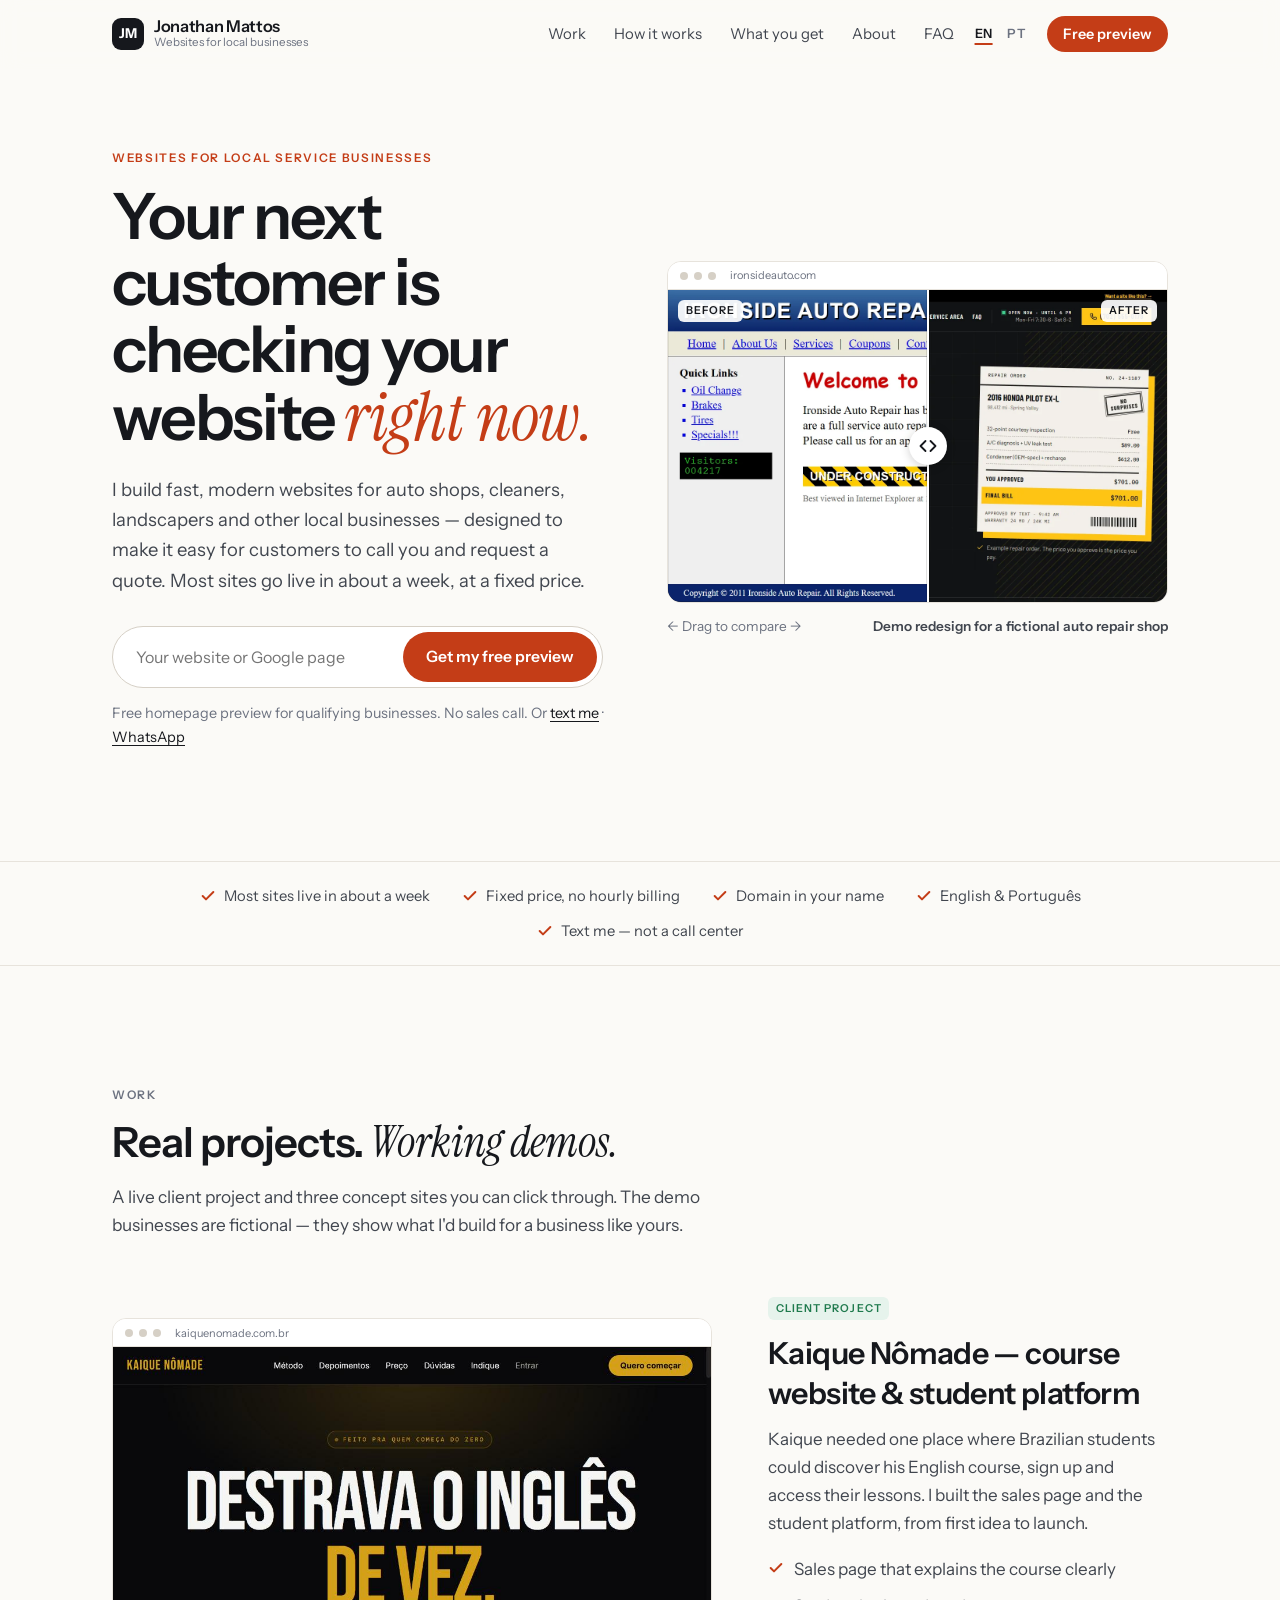
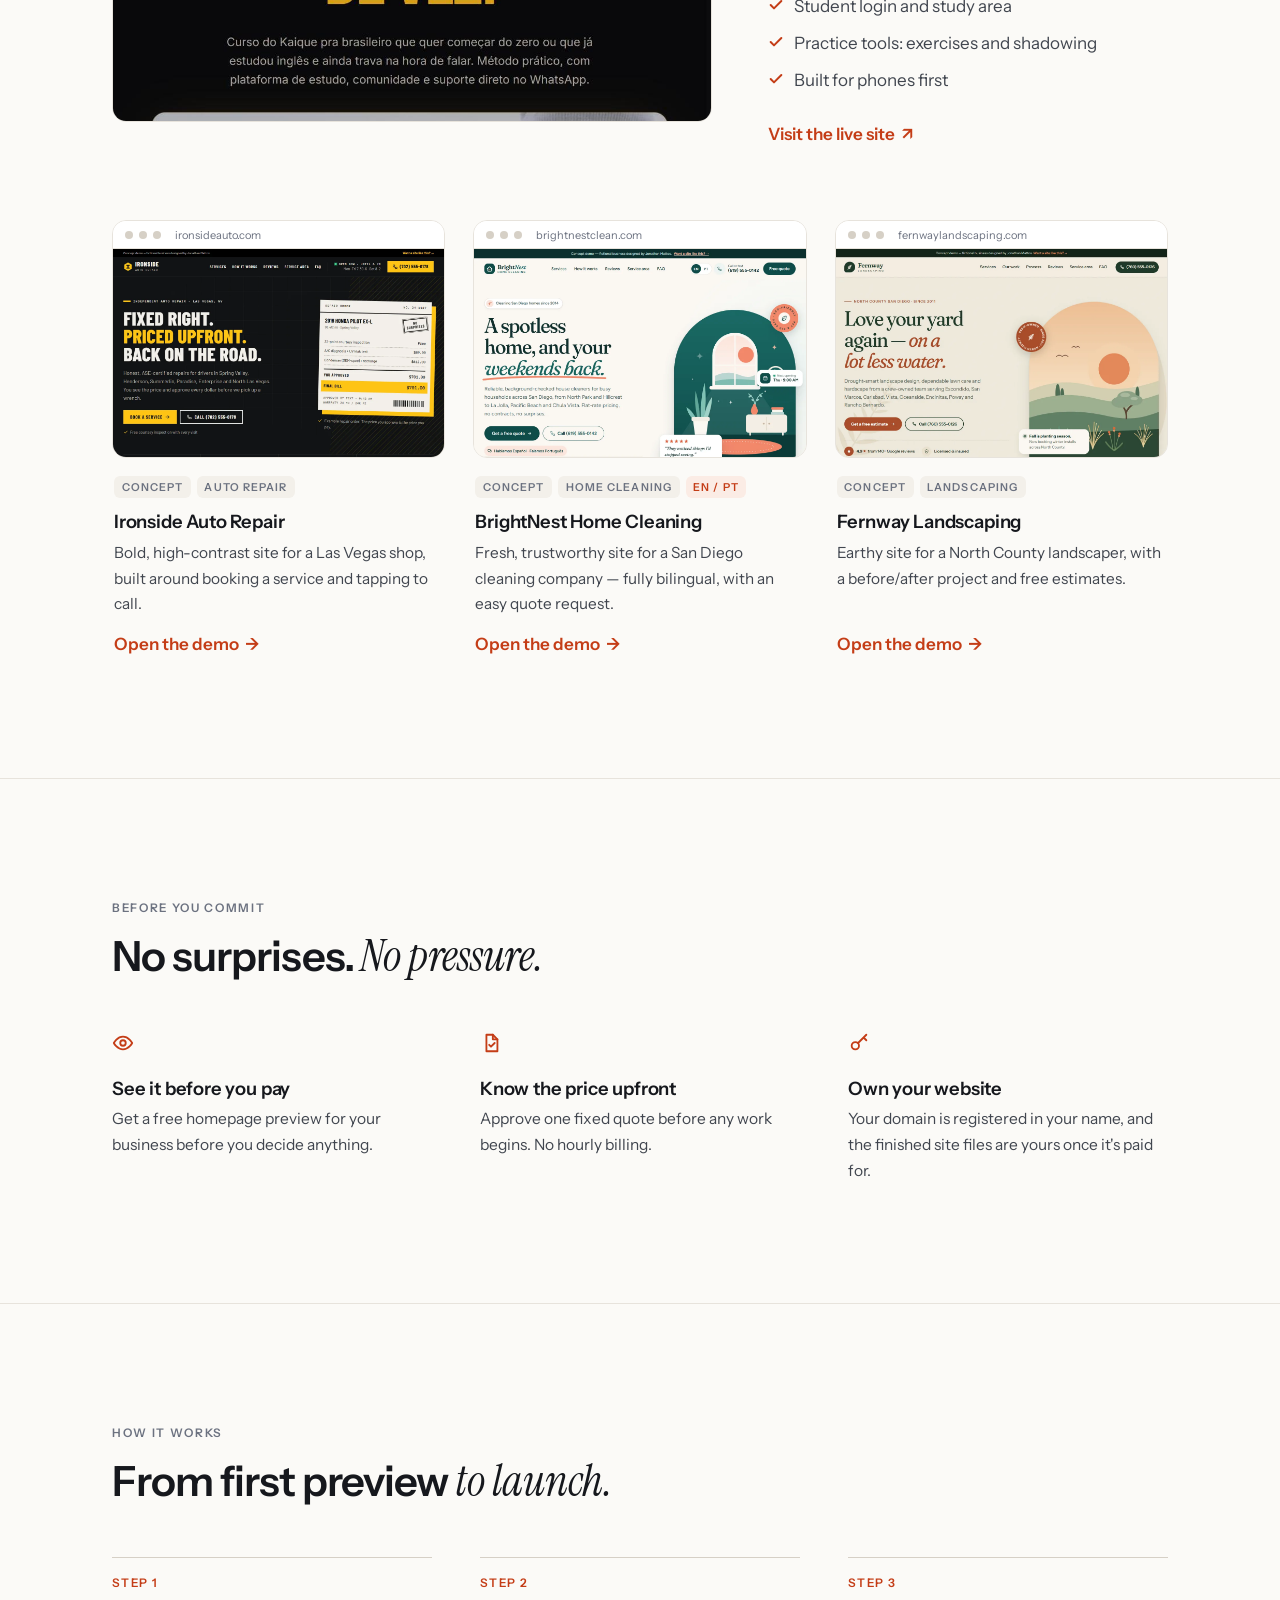
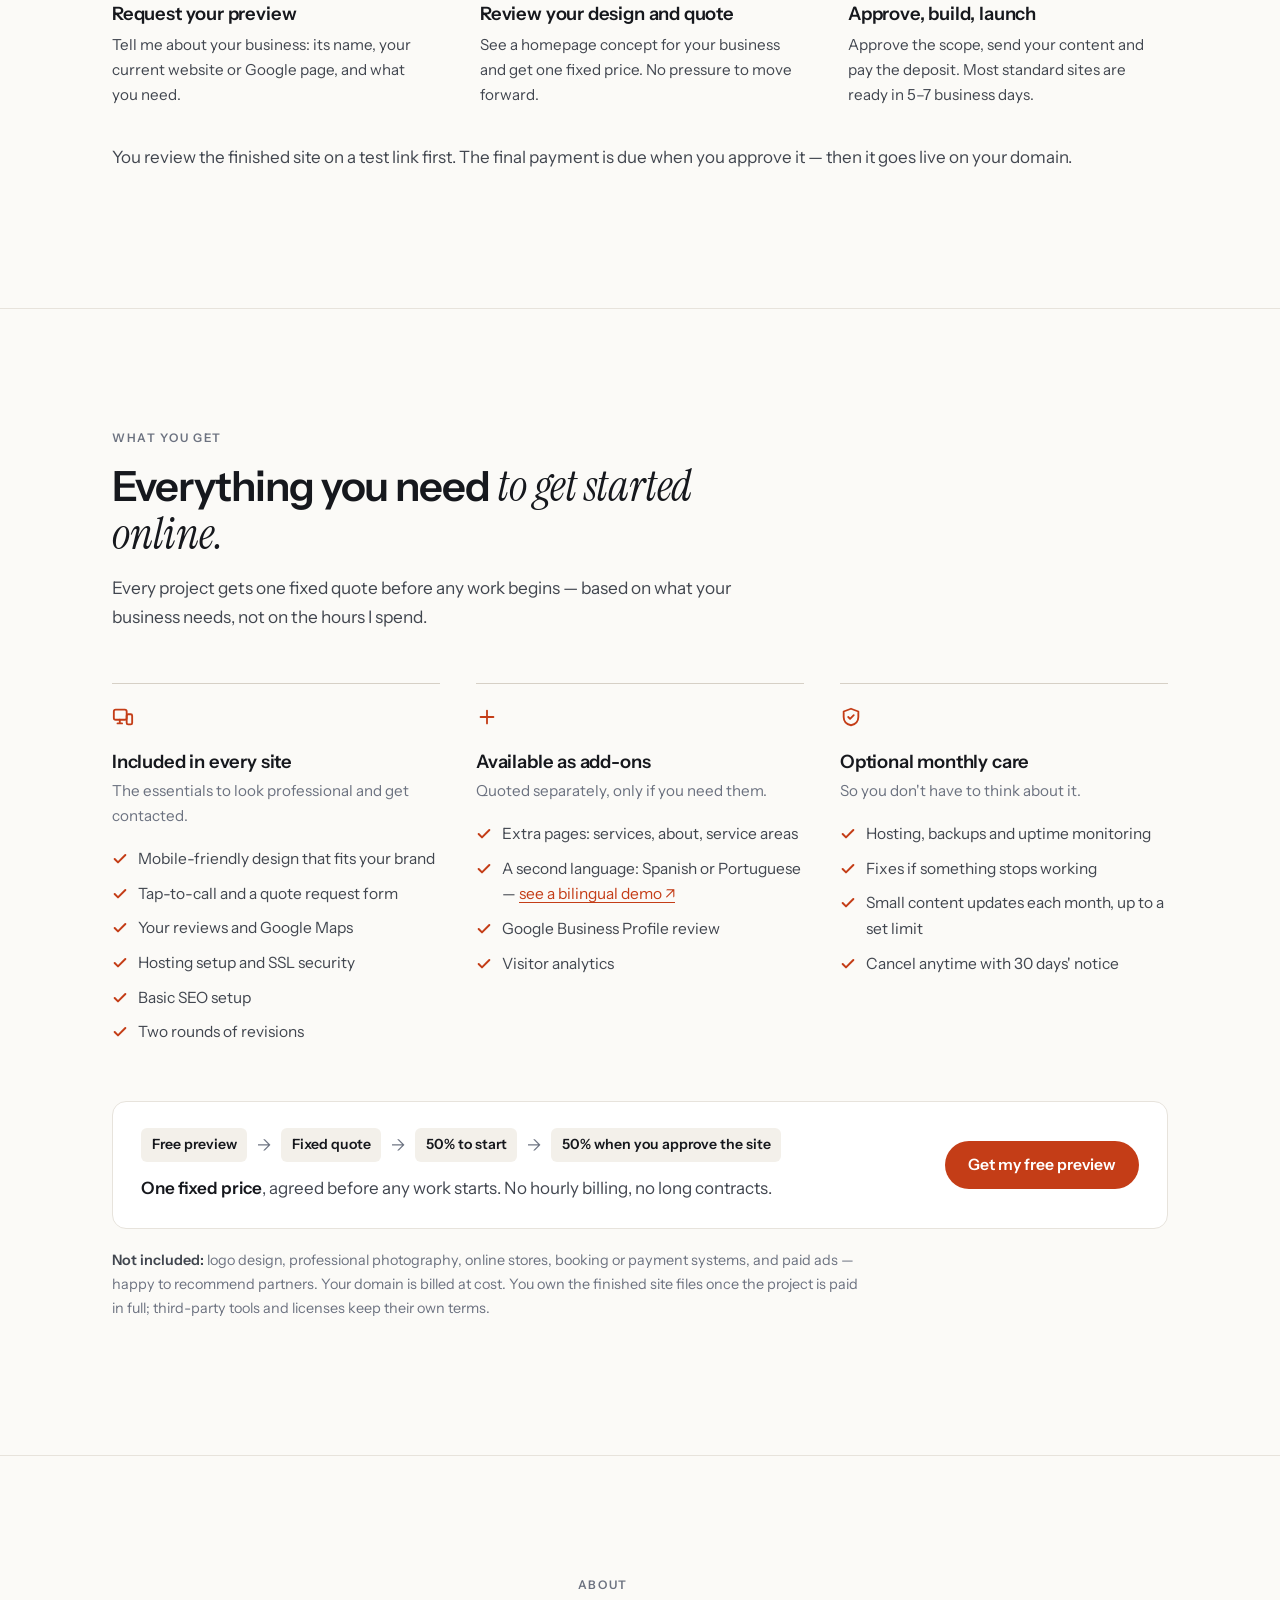
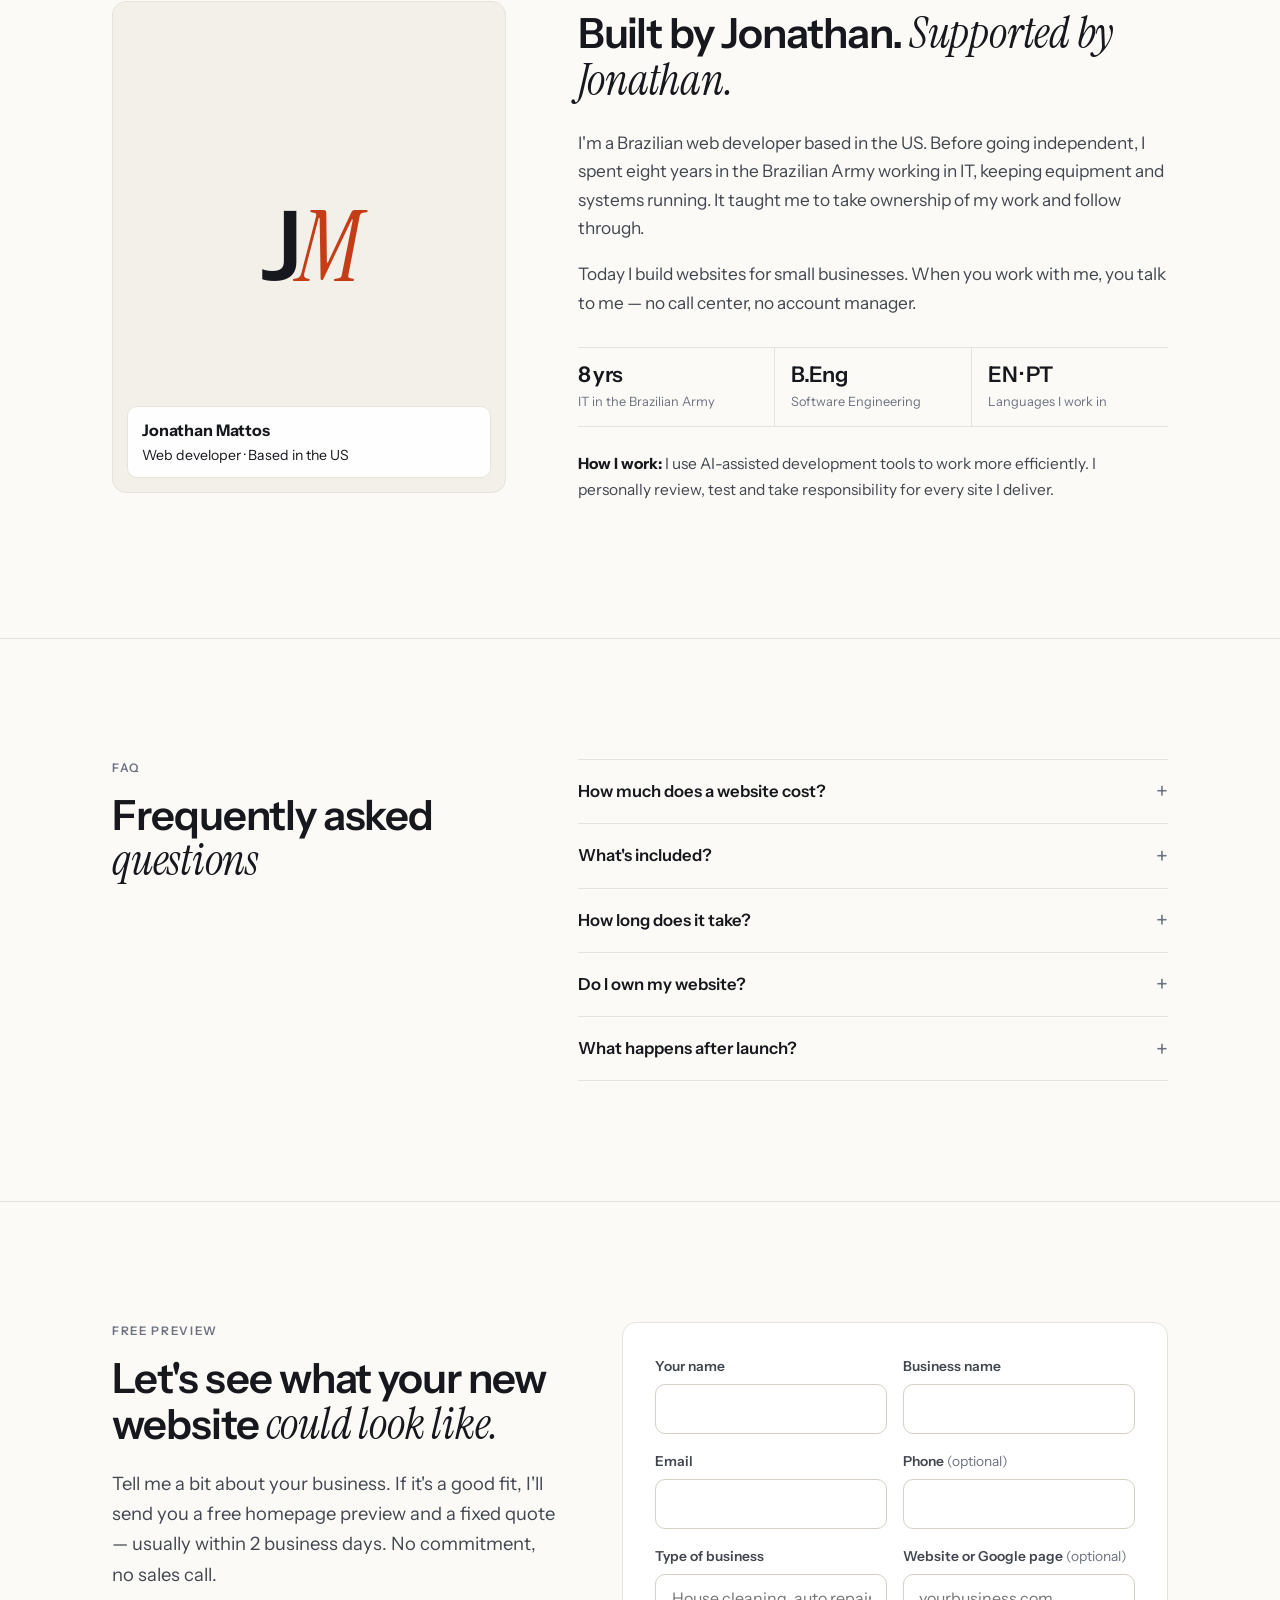
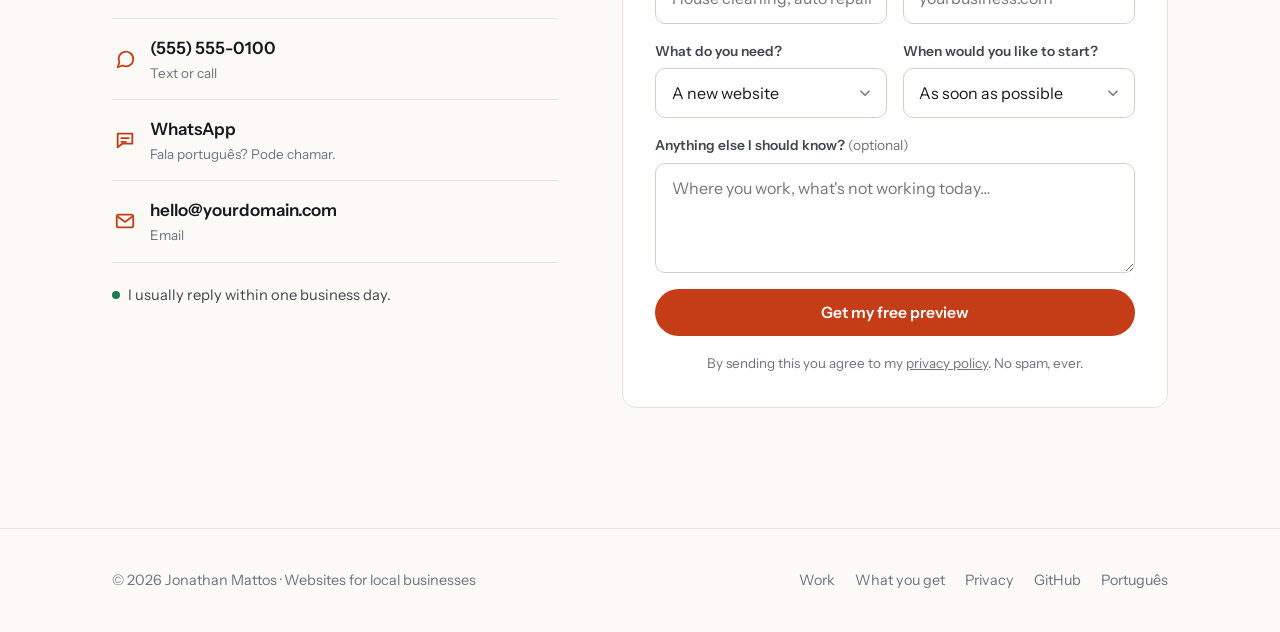
<file: index.html>
<!doctype html>
<html lang="en">
<head>
  <meta charset="utf-8">
  <meta name="viewport" content="width=device-width, initial-scale=1">
  <title>Websites for Local Service Businesses — Free Homepage Preview | Jonathan Mattos</title>
  <meta name="description" content="Fast, modern websites for auto shops, cleaners, landscapers and other local service businesses. See a free homepage preview and a fixed quote before you decide. English & Português.">
  <meta name="theme-color" content="#fbfaf7">
  <!-- TODO: replace yourdomain.com everywhere in this <head> with your real domain -->
  <link rel="canonical" href="https://yourdomain.com/">
  <link rel="alternate" hreflang="en" href="https://yourdomain.com/">
  <link rel="alternate" hreflang="pt" href="https://yourdomain.com/pt/">
  <link rel="alternate" hreflang="x-default" href="https://yourdomain.com/">
  <meta property="og:type" content="website">
  <meta property="og:url" content="https://yourdomain.com/">
  <meta property="og:title" content="Websites for local service businesses — free homepage preview">
  <meta property="og:description" content="See a free homepage preview and a fixed quote before you decide. Built by Jonathan, supported by Jonathan.">
  <meta property="og:image" content="https://yourdomain.com/assets/img/og.jpg">
  <meta property="og:image:width" content="1200">
  <meta property="og:image:height" content="630">
  <meta property="og:locale" content="en_US">
  <meta property="og:locale:alternate" content="pt_BR">
  <meta name="twitter:card" content="summary_large_image">
  <link rel="icon" href="assets/img/favicon.svg" type="image/svg+xml">
  <link rel="apple-touch-icon" href="assets/img/apple-touch-icon.png">
  <link rel="preconnect" href="https://fonts.googleapis.com">
  <link rel="preconnect" href="https://fonts.gstatic.com" crossorigin>
  <link href="https://fonts.googleapis.com/css2?family=Instrument+Sans:ital,wght@0,400..700;1,400..700&family=Instrument+Serif:ital@0;1&display=swap" rel="stylesheet">
  <link rel="stylesheet" href="assets/css/style.css">
  <link rel="preload" as="image" href="assets/img/before-auto.webp">
  <script type="application/ld+json">
  {
    "@context": "https://schema.org",
    "@type": "ProfessionalService",
    "name": "Jonathan Mattos — Websites for Local Businesses",
    "url": "https://yourdomain.com/",
    "image": "https://yourdomain.com/assets/img/og.jpg",
    "description": "Fast, modern websites for local service businesses. Free homepage preview and a fixed quote before you decide.",
    "areaServed": { "@type": "Country", "name": "United States" },
    "availableLanguage": ["English", "Portuguese"],
    "founder": { "@type": "Person", "name": "Jonathan Mattos", "jobTitle": "Web developer" },
    "sameAs": ["https://github.com/jonathanmtt"]
  }
  </script>
  <!-- Optional, free and cookie-free: Cloudflare Web Analytics. Paste your beacon snippet here after deploying. -->
</head>
<body>
  <a class="skip" href="#main">Skip to content</a>

  <div class="lang-bar" hidden lang="pt">
    <div class="container">
      <span>Fala português?</span>
      <a href="pt/" hreflang="pt" data-set-lang="pt">Veja o site em português →</a>
      <button type="button" aria-label="Fechar aviso de idioma">✕</button>
    </div>
  </div>

  <header class="site-header">
    <div class="container header-inner">
      <a class="brand" href="#top" aria-label="Jonathan Mattos, home">
        <span class="brand-mark" aria-hidden="true">JM</span>
        <span class="brand-name">Jonathan Mattos<small>Websites for local businesses</small></span>
      </a>
      <nav class="nav" aria-label="Main">
        <a href="#work">Work</a>
        <a href="#how">How it works</a>
        <a href="#included">What you get</a>
        <a href="#about">About</a>
        <a href="#faq">FAQ</a>
      </nav>
      <div class="lang-switch" role="group" aria-label="Language">
        <a href="./" hreflang="en" aria-current="true" data-set-lang="en">EN</a>
        <a href="pt/" hreflang="pt" lang="pt" data-set-lang="pt">PT</a>
      </div>
      <a class="btn btn-primary btn-sm header-cta" href="#contact">Free preview</a>
    </div>
  </header>

  <main id="main">
    <!-- HERO -->
    <section class="hero" id="top">
      <div class="container hero-grid">
        <div>
          <p class="eyebrow">Websites for local service businesses</p>
          <h1>Your next customer is checking your website <span class="serif">right now.</span></h1>
          <p class="lead">I build fast, modern websites for auto shops, cleaners, landscapers and other local businesses — designed to make it easy for customers to call you and request a quote. Most sites go live in about a week, at a fixed price.</p>
          <form class="mockup-form" id="mockup-form">
            <label class="sr-only" for="hero-site">Your current website or Google page</label>
            <input id="hero-site" type="text" inputmode="url" placeholder="Your website or Google page" autocomplete="url">
            <button class="btn btn-primary" type="submit">Get my free preview</button>
          </form>
          <!-- TODO: replace the phone number in sms: and wa.me links -->
          <p class="micro">Free homepage preview for qualifying businesses. No sales call. Or <a href="sms:+15555550100">text me</a> · <a href="https://wa.me/15555550100" target="_blank" rel="noopener">WhatsApp</a></p>
        </div>

        <div class="ba">
          <div class="browser">
            <div class="browser-bar"><i></i><i></i><i></i><span>ironsideauto.com</span></div>
            <div class="ba-stage">
              <img class="ba-img ba-after" src="assets/img/demo-auto.webp" alt="After: a modern, mobile-friendly redesign of an auto repair shop website" width="1280" height="800" fetchpriority="high">
              <img class="ba-img ba-before" src="assets/img/before-auto.webp" alt="Before: an outdated auto repair shop website" width="1280" height="800">
              <span class="ba-tag before">Before</span>
              <span class="ba-tag after">After</span>
              <input class="ba-range" type="range" min="0" max="100" value="52" aria-label="Drag to compare the old and new website">
              <span class="ba-handle" aria-hidden="true"></span>
            </div>
          </div>
          <p class="ba-note"><span>← Drag to compare →</span><strong>Demo redesign for a fictional auto repair shop</strong></p>
        </div>
      </div>
    </section>

    <!-- SUMMARY STRIP -->
    <div class="strip">
      <ul class="container">
        <li><svg width="16" height="16" viewBox="0 0 24 24" fill="none" stroke="currentColor" stroke-width="3" stroke-linecap="round" stroke-linejoin="round" aria-hidden="true"><path d="M20 6 9 17l-5-5"/></svg>Most sites live in about a week</li>
        <li><svg width="16" height="16" viewBox="0 0 24 24" fill="none" stroke="currentColor" stroke-width="3" stroke-linecap="round" stroke-linejoin="round" aria-hidden="true"><path d="M20 6 9 17l-5-5"/></svg>Fixed price, no hourly billing</li>
        <li><svg width="16" height="16" viewBox="0 0 24 24" fill="none" stroke="currentColor" stroke-width="3" stroke-linecap="round" stroke-linejoin="round" aria-hidden="true"><path d="M20 6 9 17l-5-5"/></svg>Domain in your name</li>
        <li><svg width="16" height="16" viewBox="0 0 24 24" fill="none" stroke="currentColor" stroke-width="3" stroke-linecap="round" stroke-linejoin="round" aria-hidden="true"><path d="M20 6 9 17l-5-5"/></svg>English &amp; Português</li>
        <li><svg width="16" height="16" viewBox="0 0 24 24" fill="none" stroke="currentColor" stroke-width="3" stroke-linecap="round" stroke-linejoin="round" aria-hidden="true"><path d="M20 6 9 17l-5-5"/></svg>Text me — not a call center</li>
      </ul>
    </div>

    <!-- WORK -->
    <section class="section" id="work" aria-labelledby="work-title">
      <div class="container">
        <div class="section-head">
          <p class="eyebrow">Work</p>
          <h2 id="work-title">Real projects. <span class="serif">Working demos.</span></h2>
          <p>A live client project and three concept sites you can click through. The demo businesses are fictional — they show what I'd build for a business like yours.</p>
        </div>

        <article class="case">
          <div class="browser">
            <div class="browser-bar"><i></i><i></i><i></i><span>kaiquenomade.com.br</span></div>
            <div class="shot"><img src="assets/img/kaique-nomade.jpg" alt="Homepage of the Kaique Nômade English course website" width="1037" height="705" loading="lazy"></div>
          </div>
          <div>
            <span class="tag ok">Client project</span>
            <h3>Kaique Nômade — course website &amp; student platform</h3>
            <p>Kaique needed one place where Brazilian students could discover his English course, sign up and access their lessons. I built the sales page and the student platform, from first idea to launch.</p>
            <ul class="checklist">
              <li><svg width="16" height="16" viewBox="0 0 24 24" fill="none" stroke="currentColor" stroke-width="3" stroke-linecap="round" stroke-linejoin="round" aria-hidden="true"><path d="M20 6 9 17l-5-5"/></svg>Sales page that explains the course clearly</li>
              <li><svg width="16" height="16" viewBox="0 0 24 24" fill="none" stroke="currentColor" stroke-width="3" stroke-linecap="round" stroke-linejoin="round" aria-hidden="true"><path d="M20 6 9 17l-5-5"/></svg>Student login and study area</li>
              <li><svg width="16" height="16" viewBox="0 0 24 24" fill="none" stroke="currentColor" stroke-width="3" stroke-linecap="round" stroke-linejoin="round" aria-hidden="true"><path d="M20 6 9 17l-5-5"/></svg>Practice tools: exercises and shadowing</li>
              <li><svg width="16" height="16" viewBox="0 0 24 24" fill="none" stroke="currentColor" stroke-width="3" stroke-linecap="round" stroke-linejoin="round" aria-hidden="true"><path d="M20 6 9 17l-5-5"/></svg>Built for phones first</li>
            </ul>
            <!-- TODO: add Kaique's testimonial here once he approves it -->
            <a class="link-arrow" href="https://kaiquenomade.com.br" target="_blank" rel="noopener">Visit the live site <span aria-hidden="true">↗</span></a>
          </div>
        </article>

        <div class="demo-grid">
          <a class="demo" href="demos/auto-repair/" target="_blank" rel="noopener">
            <div class="browser">
              <div class="browser-bar"><i></i><i></i><i></i><span>ironsideauto.com</span></div>
              <div class="shot"><img src="assets/img/demo-auto.webp" alt="Ironside Auto Repair concept website" width="1280" height="800" loading="lazy"></div>
            </div>
            <div class="demo-body">
              <div class="demo-tags"><span class="tag">Concept</span><span class="tag">Auto repair</span></div>
              <h3>Ironside Auto Repair</h3>
              <p>Bold, high-contrast site for a Las Vegas shop, built around booking a service and tapping to call.</p>
              <span class="link-arrow">Open the demo <span aria-hidden="true">→</span></span>
            </div>
          </a>
          <a class="demo" href="demos/cleaning/" target="_blank" rel="noopener">
            <div class="browser">
              <div class="browser-bar"><i></i><i></i><i></i><span>brightnestclean.com</span></div>
              <div class="shot"><img src="assets/img/demo-cleaning.webp" alt="BrightNest Home Cleaning concept website" width="1280" height="800" loading="lazy"></div>
            </div>
            <div class="demo-body">
              <div class="demo-tags"><span class="tag">Concept</span><span class="tag">Home cleaning</span><span class="tag accent">EN / PT</span></div>
              <h3>BrightNest Home Cleaning</h3>
              <p>Fresh, trustworthy site for a San Diego cleaning company — fully bilingual, with an easy quote request.</p>
              <span class="link-arrow">Open the demo <span aria-hidden="true">→</span></span>
            </div>
          </a>
          <a class="demo" href="demos/landscaping/" target="_blank" rel="noopener">
            <div class="browser">
              <div class="browser-bar"><i></i><i></i><i></i><span>fernwaylandscaping.com</span></div>
              <div class="shot"><img src="assets/img/demo-landscaping.webp" alt="Fernway Landscaping concept website" width="1280" height="800" loading="lazy"></div>
            </div>
            <div class="demo-body">
              <div class="demo-tags"><span class="tag">Concept</span><span class="tag">Landscaping</span></div>
              <h3>Fernway Landscaping</h3>
              <p>Earthy site for a North County landscaper, with a before/after project and free estimates.</p>
              <span class="link-arrow">Open the demo <span aria-hidden="true">→</span></span>
            </div>
          </a>
        </div>
      </div>
    </section>

    <!-- NO SURPRISES -->
    <section class="section" aria-labelledby="safe-title">
      <div class="container">
        <div class="section-head">
          <p class="eyebrow">Before you commit</p>
          <h2 id="safe-title">No surprises. <span class="serif">No pressure.</span></h2>
        </div>
        <div class="safe-grid">
          <div class="safe-item">
            <div class="icon"><svg width="22" height="22" viewBox="0 0 24 24" fill="none" stroke="currentColor" stroke-width="2" stroke-linecap="round" stroke-linejoin="round" aria-hidden="true"><path d="M2 12s3.5-7 10-7 10 7 10 7-3.5 7-10 7S2 12 2 12z"/><circle cx="12" cy="12" r="3"/></svg></div>
            <h3>See it before you pay</h3>
            <p>Get a free homepage preview for your business before you decide anything.</p>
          </div>
          <div class="safe-item">
            <div class="icon"><svg width="22" height="22" viewBox="0 0 24 24" fill="none" stroke="currentColor" stroke-width="2" stroke-linecap="round" stroke-linejoin="round" aria-hidden="true"><path d="M7 3h7l5 5v13H7z"/><path d="M14 3v5h5"/><path d="m10 14 2 2 4-4"/></svg></div>
            <h3>Know the price upfront</h3>
            <p>Approve one fixed quote before any work begins. No hourly billing.</p>
          </div>
          <div class="safe-item">
            <div class="icon"><svg width="22" height="22" viewBox="0 0 24 24" fill="none" stroke="currentColor" stroke-width="2" stroke-linecap="round" stroke-linejoin="round" aria-hidden="true"><circle cx="8" cy="15" r="4"/><path d="m11 12 9-9M17 6l3 3"/></svg></div>
            <h3>Own your website</h3>
            <p>Your domain is registered in your name, and the finished site files are yours once it's paid for.</p>
          </div>
        </div>
      </div>
    </section>

    <!-- HOW IT WORKS -->
    <section class="section" id="how" aria-labelledby="how-title">
      <div class="container">
        <div class="section-head">
          <p class="eyebrow">How it works</p>
          <h2 id="how-title">From first preview <span class="serif">to launch.</span></h2>
        </div>
        <ol class="timeline">
          <li class="tl-item"><span class="tl-day">Step 1</span><h3>Request your preview</h3><p>Tell me about your business: its name, your current website or Google page, and what you need.</p></li>
          <li class="tl-item"><span class="tl-day">Step 2</span><h3>Review your design and quote</h3><p>See a homepage concept for your business and get one fixed price. No pressure to move forward.</p></li>
          <li class="tl-item"><span class="tl-day">Step 3</span><h3>Approve, build, launch</h3><p>Approve the scope, send your content and pay the deposit. Most standard sites are ready in 5–7 business days.</p></li>
        </ol>
        <p class="tl-after">You review the finished site on a test link first. The final payment is due when you approve it — then it goes live on your domain.</p>
      </div>
    </section>

    <!-- WHAT YOU GET -->
    <section class="section" id="included" aria-labelledby="included-title">
      <div class="container">
        <div class="section-head">
          <p class="eyebrow">What you get</p>
          <h2 id="included-title">Everything you need <span class="serif">to get started online.</span></h2>
          <p>Every project gets one fixed quote before any work begins — based on what your business needs, not on the hours I spend.</p>
        </div>
        <div class="incl-grid">
          <article class="incl">
            <div class="icon"><svg width="22" height="22" viewBox="0 0 24 24" fill="none" stroke="currentColor" stroke-width="2" stroke-linecap="round" stroke-linejoin="round" aria-hidden="true"><rect x="2" y="4" width="14" height="11" rx="2"/><path d="M6 19h5M8.5 15v4"/><rect x="16" y="9" width="6" height="11" rx="1.5"/></svg></div>
            <h3>Included in every site</h3>
            <p class="sub">The essentials to look professional and get contacted.</p>
            <ul>
              <li><svg width="16" height="16" viewBox="0 0 24 24" fill="none" stroke="currentColor" stroke-width="3" stroke-linecap="round" stroke-linejoin="round" aria-hidden="true"><path d="M20 6 9 17l-5-5"/></svg>Mobile-friendly design that fits your brand</li>
              <li><svg width="16" height="16" viewBox="0 0 24 24" fill="none" stroke="currentColor" stroke-width="3" stroke-linecap="round" stroke-linejoin="round" aria-hidden="true"><path d="M20 6 9 17l-5-5"/></svg>Tap-to-call and a quote request form</li>
              <li><svg width="16" height="16" viewBox="0 0 24 24" fill="none" stroke="currentColor" stroke-width="3" stroke-linecap="round" stroke-linejoin="round" aria-hidden="true"><path d="M20 6 9 17l-5-5"/></svg>Your reviews and Google Maps</li>
              <li><svg width="16" height="16" viewBox="0 0 24 24" fill="none" stroke="currentColor" stroke-width="3" stroke-linecap="round" stroke-linejoin="round" aria-hidden="true"><path d="M20 6 9 17l-5-5"/></svg>Hosting setup and SSL security</li>
              <li><svg width="16" height="16" viewBox="0 0 24 24" fill="none" stroke="currentColor" stroke-width="3" stroke-linecap="round" stroke-linejoin="round" aria-hidden="true"><path d="M20 6 9 17l-5-5"/></svg>Basic SEO setup</li>
              <li><svg width="16" height="16" viewBox="0 0 24 24" fill="none" stroke="currentColor" stroke-width="3" stroke-linecap="round" stroke-linejoin="round" aria-hidden="true"><path d="M20 6 9 17l-5-5"/></svg>Two rounds of revisions</li>
            </ul>
          </article>
          <article class="incl">
            <div class="icon"><svg width="22" height="22" viewBox="0 0 24 24" fill="none" stroke="currentColor" stroke-width="2" stroke-linecap="round" stroke-linejoin="round" aria-hidden="true"><path d="M12 5v14M5 12h14"/></svg></div>
            <h3>Available as add-ons</h3>
            <p class="sub">Quoted separately, only if you need them.</p>
            <ul>
              <li><svg width="16" height="16" viewBox="0 0 24 24" fill="none" stroke="currentColor" stroke-width="3" stroke-linecap="round" stroke-linejoin="round" aria-hidden="true"><path d="M20 6 9 17l-5-5"/></svg>Extra pages: services, about, service areas</li>
              <li><svg width="16" height="16" viewBox="0 0 24 24" fill="none" stroke="currentColor" stroke-width="3" stroke-linecap="round" stroke-linejoin="round" aria-hidden="true"><path d="M20 6 9 17l-5-5"/></svg><span>A second language: Spanish or Portuguese — <a href="demos/cleaning/?lang=pt" target="_blank" rel="noopener">see a bilingual demo ↗</a></span></li>
              <li><svg width="16" height="16" viewBox="0 0 24 24" fill="none" stroke="currentColor" stroke-width="3" stroke-linecap="round" stroke-linejoin="round" aria-hidden="true"><path d="M20 6 9 17l-5-5"/></svg>Google Business Profile review</li>
              <li><svg width="16" height="16" viewBox="0 0 24 24" fill="none" stroke="currentColor" stroke-width="3" stroke-linecap="round" stroke-linejoin="round" aria-hidden="true"><path d="M20 6 9 17l-5-5"/></svg>Visitor analytics</li>
            </ul>
          </article>
          <article class="incl">
            <div class="icon"><svg width="22" height="22" viewBox="0 0 24 24" fill="none" stroke="currentColor" stroke-width="2" stroke-linecap="round" stroke-linejoin="round" aria-hidden="true"><path d="M12 3 4 6v6c0 5 3.5 8 8 9 4.5-1 8-4 8-9V6z"/><path d="m9 12 2 2 4-4"/></svg></div>
            <h3>Optional monthly care</h3>
            <p class="sub">So you don't have to think about it.</p>
            <ul>
              <li><svg width="16" height="16" viewBox="0 0 24 24" fill="none" stroke="currentColor" stroke-width="3" stroke-linecap="round" stroke-linejoin="round" aria-hidden="true"><path d="M20 6 9 17l-5-5"/></svg>Hosting, backups and uptime monitoring</li>
              <li><svg width="16" height="16" viewBox="0 0 24 24" fill="none" stroke="currentColor" stroke-width="3" stroke-linecap="round" stroke-linejoin="round" aria-hidden="true"><path d="M20 6 9 17l-5-5"/></svg>Fixes if something stops working</li>
              <li><svg width="16" height="16" viewBox="0 0 24 24" fill="none" stroke="currentColor" stroke-width="3" stroke-linecap="round" stroke-linejoin="round" aria-hidden="true"><path d="M20 6 9 17l-5-5"/></svg>Small content updates each month, up to a set limit</li>
              <li><svg width="16" height="16" viewBox="0 0 24 24" fill="none" stroke="currentColor" stroke-width="3" stroke-linecap="round" stroke-linejoin="round" aria-hidden="true"><path d="M20 6 9 17l-5-5"/></svg>Cancel anytime with 30 days' notice</li>
            </ul>
          </article>
        </div>
        <div class="pay">
          <div>
            <p class="pay-steps"><span>Free preview</span>→<span>Fixed quote</span>→<span>50% to start</span>→<span>50% when you approve the site</span></p>
            <p><strong>One fixed price</strong>, agreed before any work starts. No hourly billing, no long contracts.</p>
          </div>
          <a class="btn btn-primary" href="#contact">Get my free preview</a>
        </div>
        <p class="fineprint"><strong>Not included:</strong> logo design, professional photography, online stores, booking or payment systems, and paid ads — happy to recommend partners. Your domain is billed at cost. You own the finished site files once the project is paid in full; third-party tools and licenses keep their own terms.</p>
      </div>
    </section>

    <!-- ABOUT -->
    <section class="section" id="about" aria-labelledby="about-title">
      <div class="container about-grid">
        <figure class="portrait">
          <!-- TODO: replace with a real photo: <img src="assets/img/jonathan.jpg" alt="Jonathan Mattos" width="800" height="1000"> -->
          <div class="initials" aria-hidden="true">J<span>M</span></div>
          <figcaption><strong>Jonathan Mattos</strong>Web developer · Based in the US</figcaption>
        </figure>
        <div class="about-text">
          <p class="eyebrow">About</p>
          <h2 id="about-title">Built by Jonathan. <span class="serif">Supported by Jonathan.</span></h2>
          <p style="margin-top:24px">I'm a Brazilian web developer based in the US. Before going independent, I spent eight years in the Brazilian Army working in IT, keeping equipment and systems running. It taught me to take ownership of my work and follow through.</p>
          <p>Today I build websites for small businesses. When you work with me, you talk to me — no call center, no account manager.</p>
          <div class="facts">
            <div class="fact"><strong>8 yrs</strong><span>IT in the Brazilian Army</span></div>
            <div class="fact"><strong>B.Eng</strong><span>Software Engineering</span></div>
            <div class="fact"><strong>EN · PT</strong><span>Languages I work in</span></div>
          </div>
          <p class="ai-note"><strong>How I work:</strong> I use AI-assisted development tools to work more efficiently. I personally review, test and take responsibility for every site I deliver.</p>
        </div>
      </div>
    </section>

    <!-- FAQ -->
    <section class="section" id="faq" aria-labelledby="faq-title">
      <div class="container faq-grid">
        <div>
          <p class="eyebrow">FAQ</p>
          <h2 id="faq-title">Frequently asked <span class="serif">questions</span></h2>
        </div>
        <div class="faq-list">
          <details><summary>How much does a website cost?</summary><p>It depends on how many pages you need, whether you want a second language and which features make sense for your business. After your free preview, I send you one fixed quote — no hourly billing, no surprises. You only pay the deposit if you decide to go ahead.</p></details>
          <details><summary>What's included?</summary><p>Every site includes a mobile-friendly design, tap-to-call, a quote request form, your reviews and map, SSL security and basic SEO, plus two rounds of revisions. Extra pages and a second language are quoted separately.</p></details>
          <details><summary>How long does it take?</summary><p>Most standard sites are ready in 5–7 business days after you approve the scope, pay the deposit and send your content: logo, photos and the services you offer.</p></details>
          <details><summary>Do I own my website?</summary><p>Your domain is registered in your name, and the finished site files are yours once the project is paid in full. If you ever want to move on, I'll hand everything over.</p></details>
          <details><summary>What happens after launch?</summary><p>Your site is live and it's yours. If you'd like, an optional monthly care plan covers hosting, backups, fixes and small updates — or you can take the keys and manage it yourself.</p></details>
        </div>
      </div>
    </section>

    <!-- CONTACT -->
    <section class="section contact" id="contact" aria-labelledby="contact-title">
      <div class="container contact-grid">
        <div>
          <p class="eyebrow">Free preview</p>
          <h2 id="contact-title">Let's see what your new website <span class="serif">could look like.</span></h2>
          <p class="lead" style="margin-top:20px">Tell me a bit about your business. If it's a good fit, I'll send you a free homepage preview and a fixed quote — usually within 2 business days. No commitment, no sales call.</p>
          <div class="contact-direct">
            <!-- TODO: replace phone, WhatsApp number and email -->
            <a href="sms:+15555550100">
              <svg width="22" height="22" viewBox="0 0 24 24" fill="none" stroke="currentColor" stroke-width="2" stroke-linecap="round" stroke-linejoin="round" aria-hidden="true"><path d="M21 12a8 8 0 0 1-11.6 7.1L4 21l1.9-5.4A8 8 0 1 1 21 12z"/></svg>
              <span>(555) 555-0100<small>Text or call</small></span>
            </a>
            <a href="https://wa.me/15555550100" target="_blank" rel="noopener">
              <svg width="22" height="22" viewBox="0 0 24 24" fill="none" stroke="currentColor" stroke-width="2" stroke-linecap="round" stroke-linejoin="round" aria-hidden="true"><path d="M8 10h8M8 14h5"/><path d="M4 5h16v11H9l-5 4z"/></svg>
              <span>WhatsApp<small>Fala português? Pode chamar.</small></span>
            </a>
            <a href="mailto:hello@yourdomain.com">
              <svg width="22" height="22" viewBox="0 0 24 24" fill="none" stroke="currentColor" stroke-width="2" stroke-linecap="round" stroke-linejoin="round" aria-hidden="true"><rect x="3" y="5" width="18" height="14" rx="2.5"/><path d="m4 7 8 6 8-6"/></svg>
              <span>hello@yourdomain.com<small>Email</small></span>
            </a>
          </div>
          <p class="reply">I usually reply within one business day.</p>
        </div>

        <form class="form" id="contact-form" action="https://api.web3forms.com/submit" method="POST">
          <!-- TODO: get a free access key at web3forms.com and paste it below -->
          <input type="hidden" name="access_key" value="YOUR_WEB3FORMS_ACCESS_KEY">
          <input type="hidden" name="subject" value="New preview request (EN site)">
          <input type="checkbox" name="botcheck" class="hp" tabindex="-1" autocomplete="off" aria-hidden="true">
          <div class="field"><label for="f-name">Your name</label><input id="f-name" name="name" type="text" autocomplete="name" required></div>
          <div class="field"><label for="f-business">Business name</label><input id="f-business" name="business" type="text" autocomplete="organization" required></div>
          <div class="field"><label for="f-email">Email</label><input id="f-email" name="email" type="email" autocomplete="email" required></div>
          <div class="field"><label for="f-phone">Phone <span>(optional)</span></label><input id="f-phone" name="phone" type="tel" autocomplete="tel"></div>
          <div class="field"><label for="f-type">Type of business</label><input id="f-type" name="business_type" type="text" placeholder="House cleaning, auto repair…" required></div>
          <div class="field"><label for="f-site">Website or Google page <span>(optional)</span></label><input id="f-site" name="website" type="text" inputmode="url" placeholder="yourbusiness.com"></div>
          <div class="field"><label for="f-need">What do you need?</label>
            <select id="f-need" name="need"><option>A new website</option><option>A redesign of my current website</option><option>A bilingual website (English + Spanish or Portuguese)</option><option>Not sure yet</option></select>
          </div>
          <div class="field"><label for="f-when">When would you like to start?</label>
            <select id="f-when" name="timeline"><option>As soon as possible</option><option>In the next 1–2 months</option><option>Just exploring for now</option></select>
          </div>
          <div class="field full"><label for="f-msg">Anything else I should know? <span>(optional)</span></label><textarea id="f-msg" name="message" placeholder="Where you work, what's not working today…"></textarea></div>
          <button class="btn btn-primary" type="submit">Get my free preview</button>
          <p class="form-status" role="status" aria-live="polite"></p>
          <p class="form-note">By sending this you agree to my <a href="privacy.html">privacy policy</a>. No spam, ever.</p>
        </form>
      </div>
    </section>
  </main>

  <footer class="site-footer">
    <div class="container footer-inner">
      <span>© <span data-year>2026</span> Jonathan Mattos · Websites for local businesses</span>
      <nav class="footer-links" aria-label="Footer">
        <a href="#work">Work</a>
        <a href="#included">What you get</a>
        <a href="privacy.html">Privacy</a>
        <a href="https://github.com/jonathanmtt" target="_blank" rel="noopener">GitHub</a>
        <a href="pt/" hreflang="pt" lang="pt" data-set-lang="pt">Português</a>
      </nav>
    </div>
  </footer>

  <div class="mobile-bar">
    <a class="btn btn-ghost" href="sms:+15555550100">Text me</a>
    <a class="btn btn-primary" href="#contact">Free preview</a>
  </div>

  <script src="assets/js/main.js" defer></script>
</body>
</html>
</file>
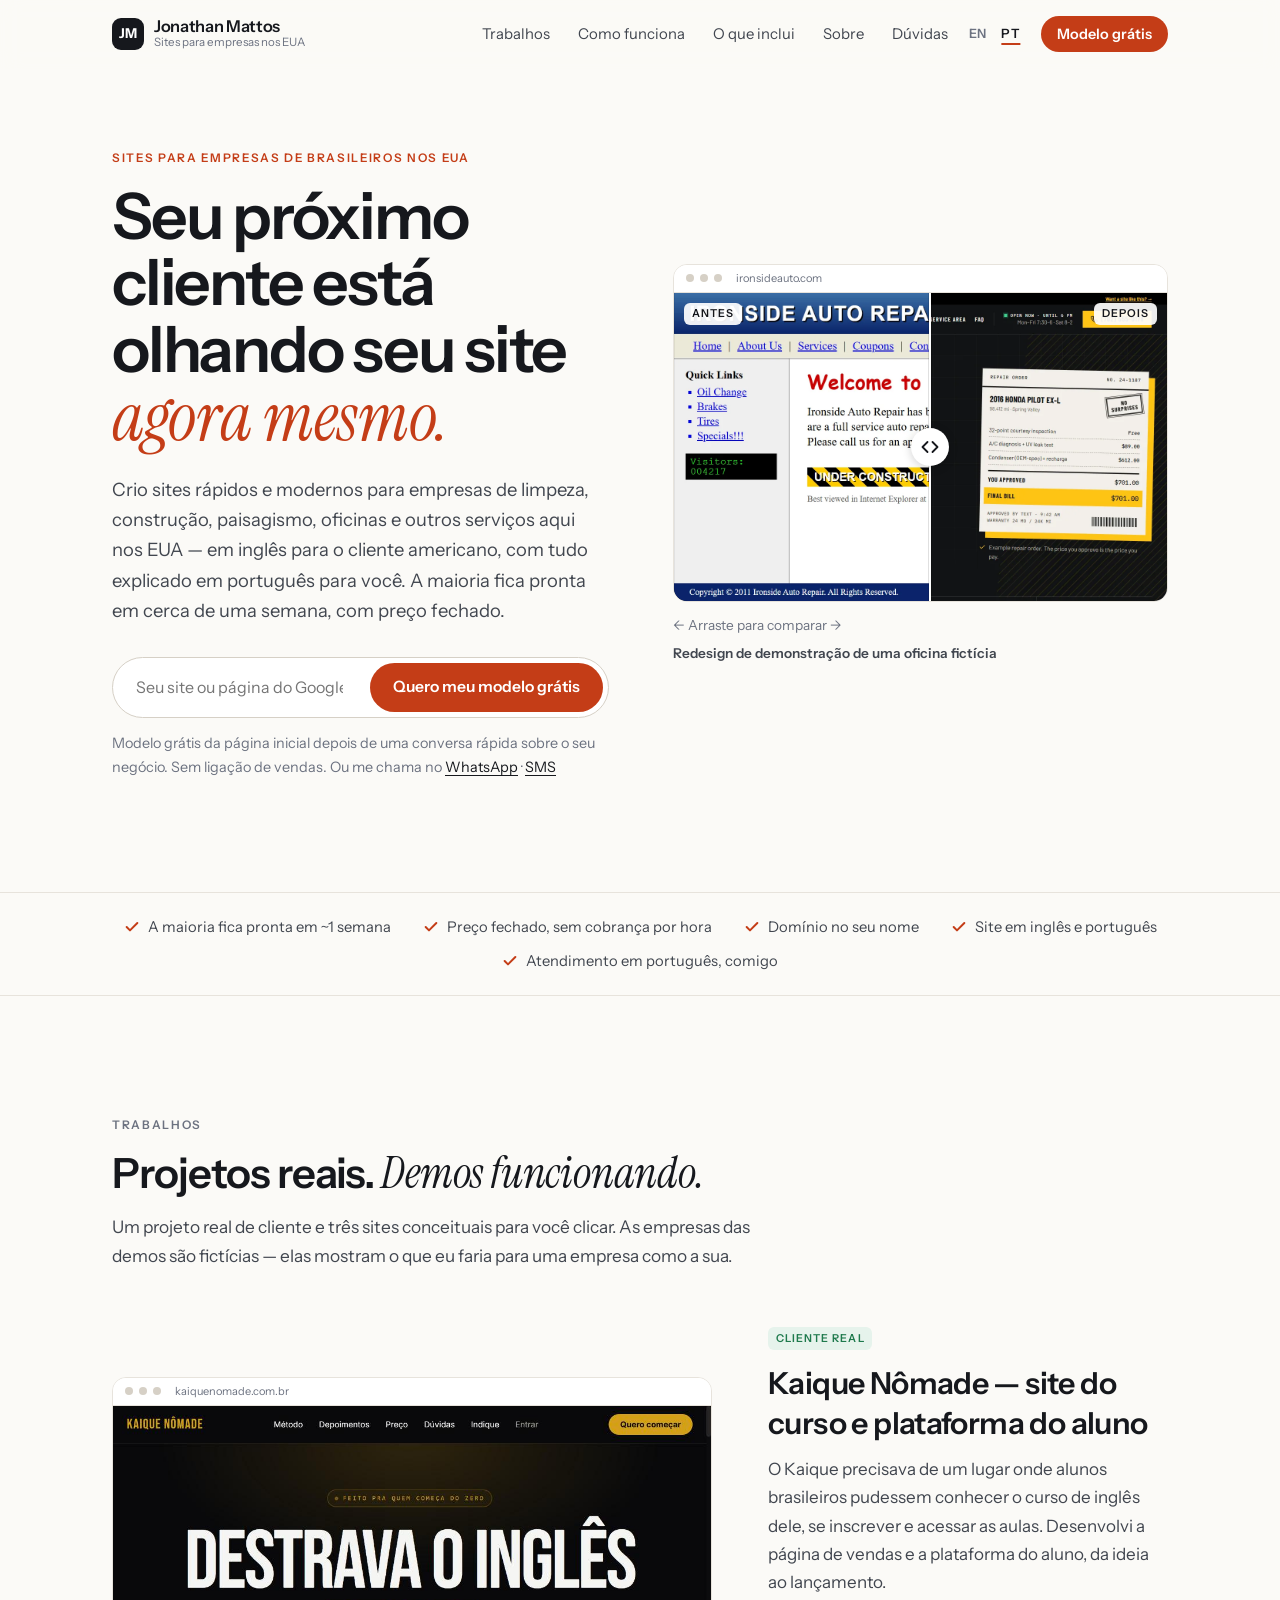
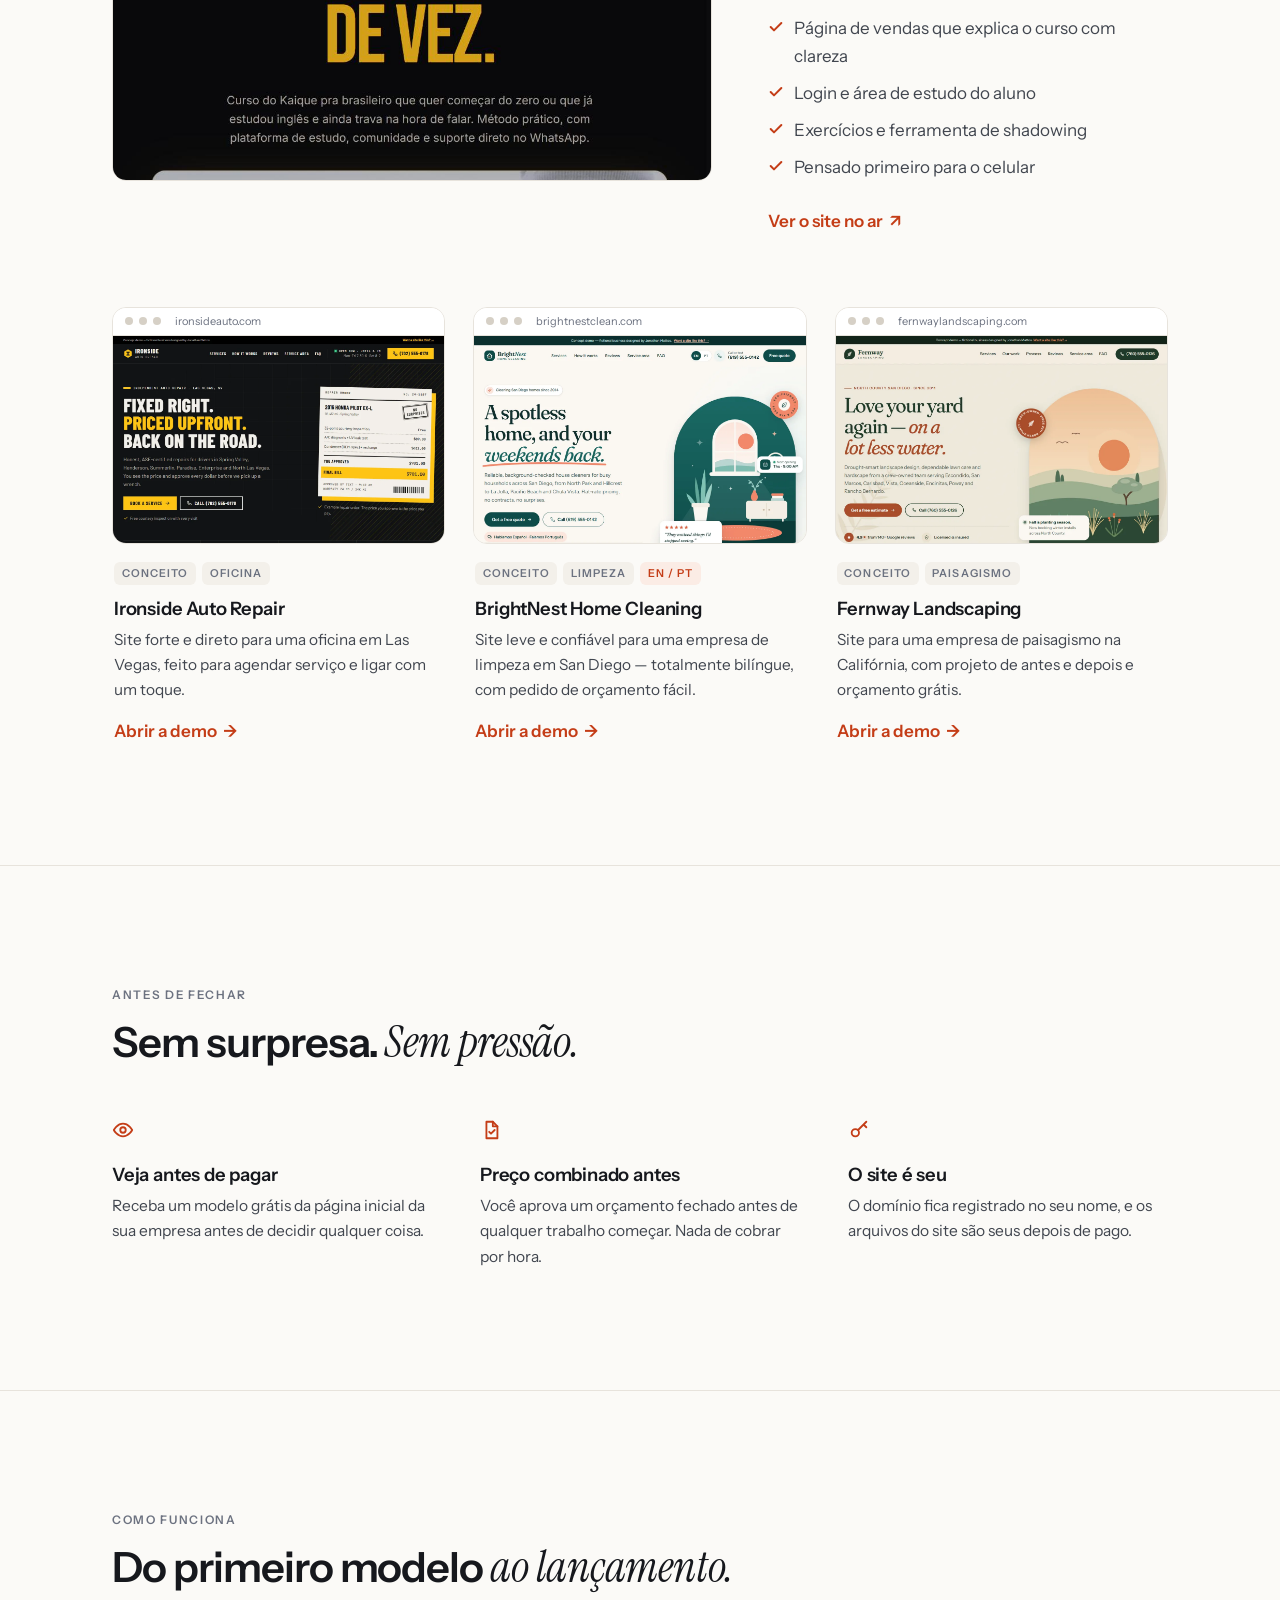
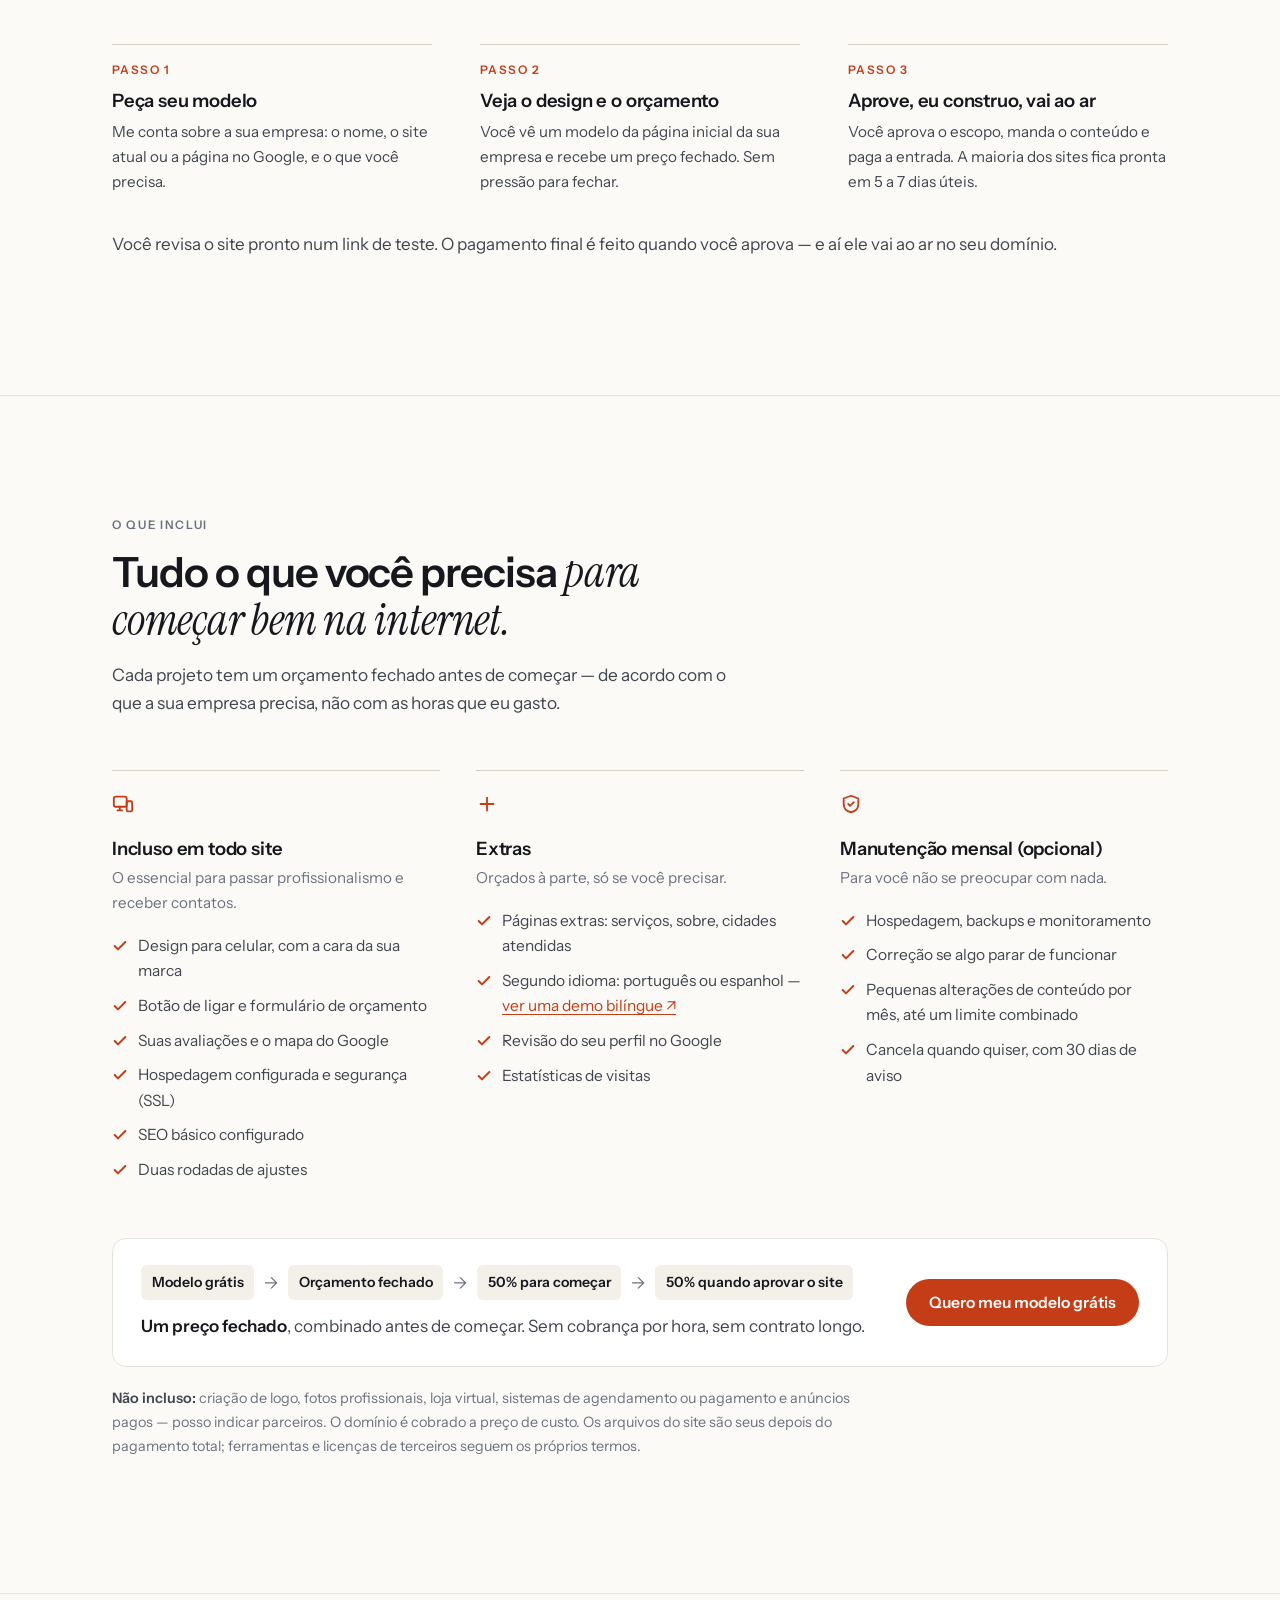
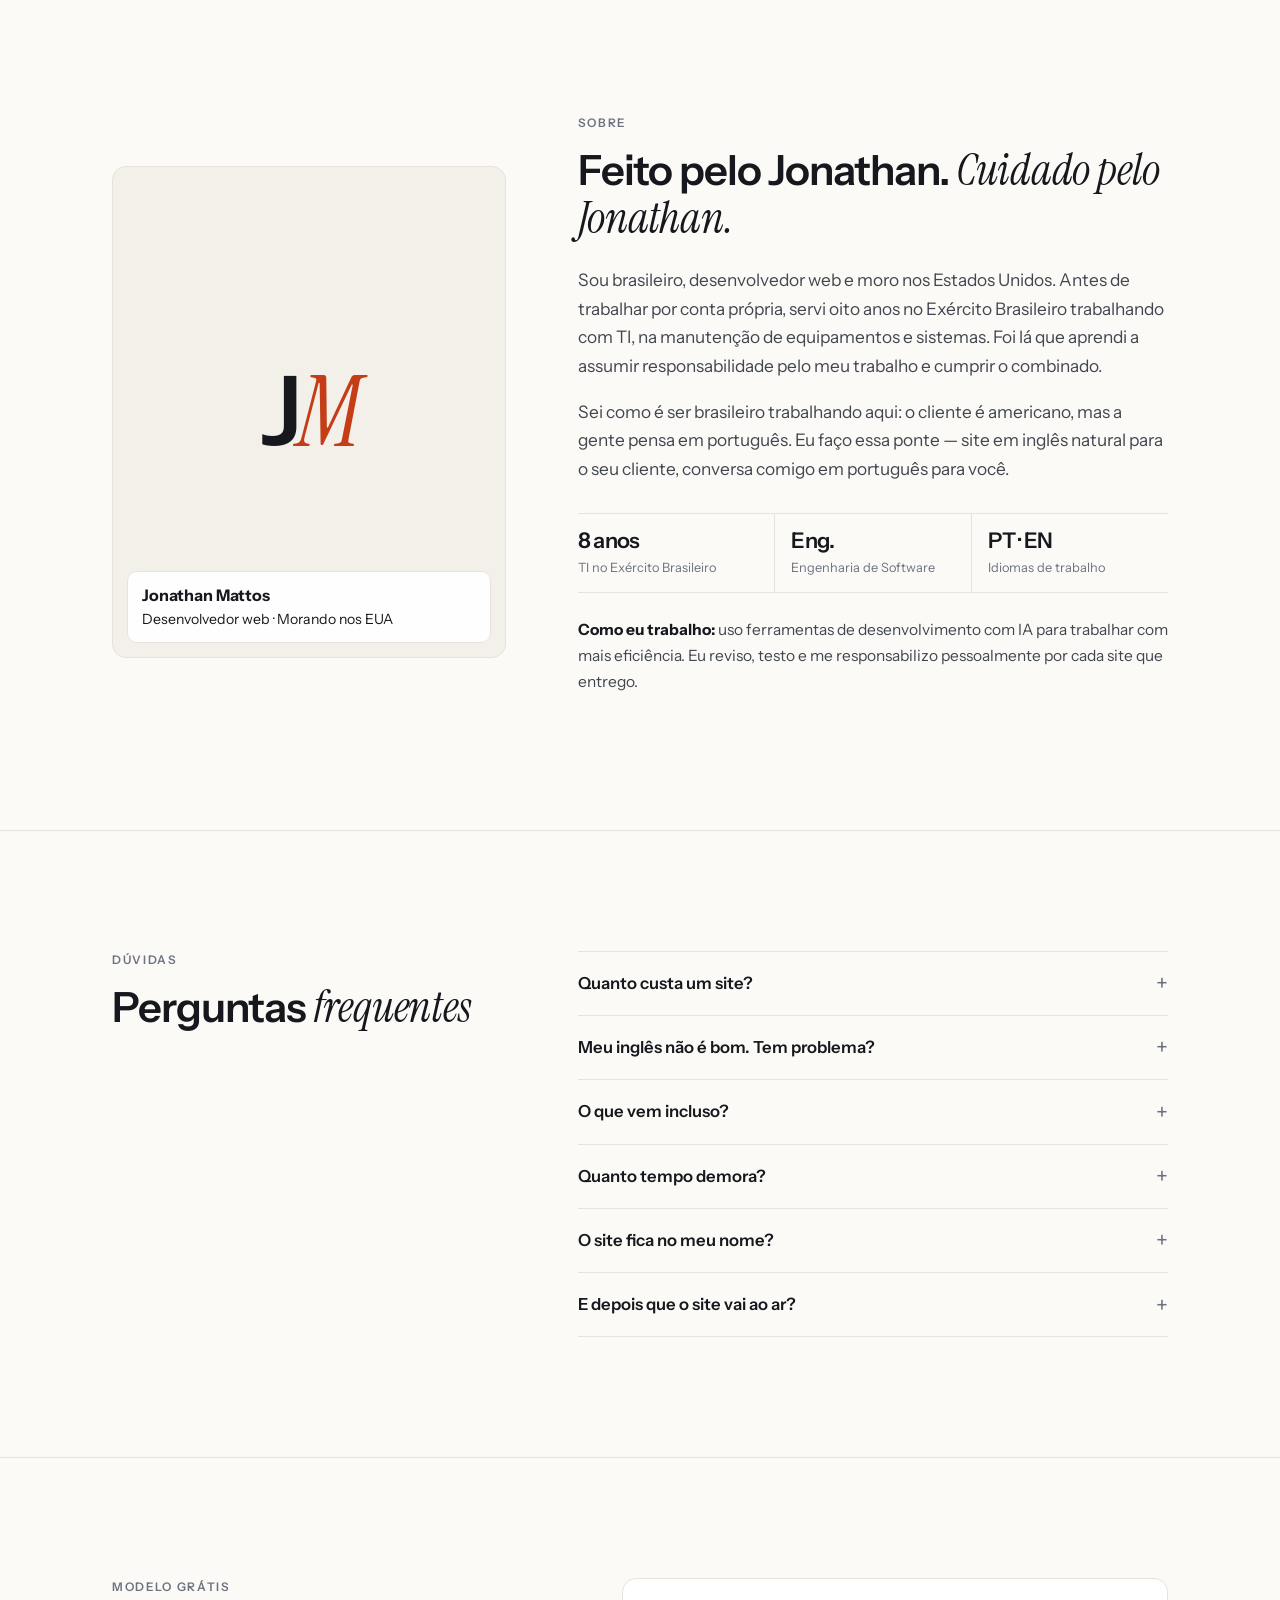
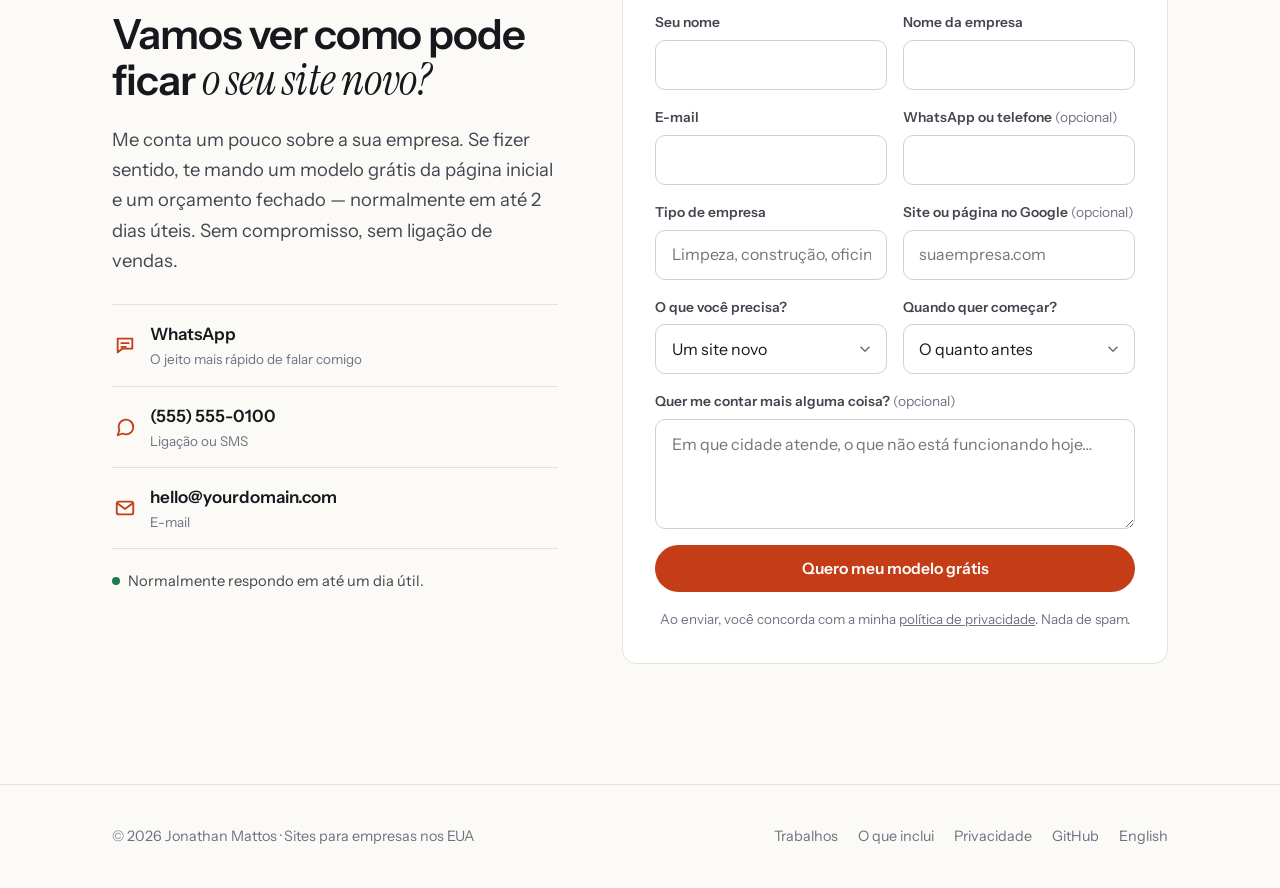
<file: pt/index.html>
<!doctype html>
<html lang="pt-BR">
<head>
  <meta charset="utf-8">
  <meta name="viewport" content="width=device-width, initial-scale=1">
  <title>Sites para empresas de brasileiros nos EUA — modelo grátis | Jonathan Mattos</title>
  <meta name="description" content="Sites rápidos e modernos para empresas de serviço nos EUA: em inglês para o cliente americano, com atendimento em português para você. Veja um modelo grátis e um preço fechado antes de decidir.">
  <meta name="theme-color" content="#fbfaf7">
  <!-- TODO: trocar yourdomain.com pelo seu domínio em todo este <head> -->
  <link rel="canonical" href="https://yourdomain.com/pt/">
  <link rel="alternate" hreflang="en" href="https://yourdomain.com/">
  <link rel="alternate" hreflang="pt" href="https://yourdomain.com/pt/">
  <link rel="alternate" hreflang="x-default" href="https://yourdomain.com/">
  <meta property="og:type" content="website">
  <meta property="og:url" content="https://yourdomain.com/pt/">
  <meta property="og:title" content="Sites para empresas de brasileiros nos EUA — modelo grátis da página inicial">
  <meta property="og:description" content="Veja um modelo grátis da sua nova página inicial e um preço fechado antes de decidir. Site em inglês, atendimento em português.">
  <meta property="og:image" content="https://yourdomain.com/assets/img/og.jpg">
  <meta property="og:image:width" content="1200">
  <meta property="og:image:height" content="630">
  <meta property="og:locale" content="pt_BR">
  <meta property="og:locale:alternate" content="en_US">
  <meta name="twitter:card" content="summary_large_image">
  <link rel="icon" href="../assets/img/favicon.svg" type="image/svg+xml">
  <link rel="apple-touch-icon" href="../assets/img/apple-touch-icon.png">
  <link rel="preconnect" href="https://fonts.googleapis.com">
  <link rel="preconnect" href="https://fonts.gstatic.com" crossorigin>
  <link href="https://fonts.googleapis.com/css2?family=Instrument+Sans:ital,wght@0,400..700;1,400..700&family=Instrument+Serif:ital@0;1&display=swap" rel="stylesheet">
  <link rel="stylesheet" href="../assets/css/style.css">
  <link rel="preload" as="image" href="../assets/img/before-auto.webp">
  <script type="application/ld+json">
  {
    "@context": "https://schema.org",
    "@type": "ProfessionalService",
    "name": "Jonathan Mattos — Sites para empresas nos EUA",
    "url": "https://yourdomain.com/pt/",
    "image": "https://yourdomain.com/assets/img/og.jpg",
    "description": "Sites rápidos e modernos para empresas de serviço nos EUA, com atendimento em português. Modelo grátis e preço fechado antes de decidir.",
    "areaServed": { "@type": "Country", "name": "United States" },
    "availableLanguage": ["Portuguese", "English"],
    "founder": { "@type": "Person", "name": "Jonathan Mattos", "jobTitle": "Desenvolvedor web" },
    "sameAs": ["https://github.com/jonathanmtt"]
  }
  </script>
</head>
<body>
  <a class="skip" href="#main">Pular para o conteúdo</a>

  <header class="site-header">
    <div class="container header-inner">
      <a class="brand" href="#top" aria-label="Jonathan Mattos, início">
        <span class="brand-mark" aria-hidden="true">JM</span>
        <span class="brand-name">Jonathan Mattos<small>Sites para empresas nos EUA</small></span>
      </a>
      <nav class="nav" aria-label="Principal">
        <a href="#trabalhos">Trabalhos</a>
        <a href="#como-funciona">Como funciona</a>
        <a href="#inclui">O que inclui</a>
        <a href="#sobre">Sobre</a>
        <a href="#duvidas">Dúvidas</a>
      </nav>
      <div class="lang-switch" role="group" aria-label="Idioma">
        <a href="../" hreflang="en" lang="en" data-set-lang="en">EN</a>
        <a href="./" hreflang="pt" aria-current="true" data-set-lang="pt">PT</a>
      </div>
      <a class="btn btn-primary btn-sm header-cta" href="#contato">Modelo grátis</a>
    </div>
  </header>

  <main id="main">
    <!-- HERO -->
    <section class="hero" id="top">
      <div class="container hero-grid">
        <div>
          <p class="eyebrow">Sites para empresas de brasileiros nos EUA</p>
          <h1>Seu próximo cliente está olhando seu site <span class="serif">agora mesmo.</span></h1>
          <p class="lead">Crio sites rápidos e modernos para empresas de limpeza, construção, paisagismo, oficinas e outros serviços aqui nos EUA — em inglês para o cliente americano, com tudo explicado em português para você. A maioria fica pronta em cerca de uma semana, com preço fechado.</p>
          <form class="mockup-form" id="mockup-form">
            <label class="sr-only" for="hero-site">Seu site atual ou página do Google</label>
            <input id="hero-site" type="text" inputmode="url" placeholder="Seu site ou página do Google" autocomplete="url">
            <button class="btn btn-primary" type="submit">Quero meu modelo grátis</button>
          </form>
          <!-- TODO: trocar o número nos links wa.me e sms: -->
          <p class="micro">Modelo grátis da página inicial depois de uma conversa rápida sobre o seu negócio. Sem ligação de vendas. Ou me chama no <a href="https://wa.me/15555550100" target="_blank" rel="noopener">WhatsApp</a> · <a href="sms:+15555550100">SMS</a></p>
        </div>

        <div class="ba">
          <div class="browser">
            <div class="browser-bar"><i></i><i></i><i></i><span>ironsideauto.com</span></div>
            <div class="ba-stage">
              <img class="ba-img ba-after" src="../assets/img/demo-auto.webp" alt="Depois: site moderno e fácil de usar no celular para uma oficina mecânica" width="1280" height="800" fetchpriority="high">
              <img class="ba-img ba-before" src="../assets/img/before-auto.webp" alt="Antes: site antigo de oficina mecânica" width="1280" height="800">
              <span class="ba-tag before">Antes</span>
              <span class="ba-tag after">Depois</span>
              <input class="ba-range" type="range" min="0" max="100" value="52" aria-label="Arraste para comparar o site antigo e o novo">
              <span class="ba-handle" aria-hidden="true"></span>
            </div>
          </div>
          <p class="ba-note"><span>← Arraste para comparar →</span><strong>Redesign de demonstração de uma oficina fictícia</strong></p>
        </div>
      </div>
    </section>

    <!-- FAIXA -->
    <div class="strip">
      <ul class="container">
        <li><svg width="16" height="16" viewBox="0 0 24 24" fill="none" stroke="currentColor" stroke-width="3" stroke-linecap="round" stroke-linejoin="round" aria-hidden="true"><path d="M20 6 9 17l-5-5"/></svg>A maioria fica pronta em ~1 semana</li>
        <li><svg width="16" height="16" viewBox="0 0 24 24" fill="none" stroke="currentColor" stroke-width="3" stroke-linecap="round" stroke-linejoin="round" aria-hidden="true"><path d="M20 6 9 17l-5-5"/></svg>Preço fechado, sem cobrança por hora</li>
        <li><svg width="16" height="16" viewBox="0 0 24 24" fill="none" stroke="currentColor" stroke-width="3" stroke-linecap="round" stroke-linejoin="round" aria-hidden="true"><path d="M20 6 9 17l-5-5"/></svg>Domínio no seu nome</li>
        <li><svg width="16" height="16" viewBox="0 0 24 24" fill="none" stroke="currentColor" stroke-width="3" stroke-linecap="round" stroke-linejoin="round" aria-hidden="true"><path d="M20 6 9 17l-5-5"/></svg>Site em inglês e português</li>
        <li><svg width="16" height="16" viewBox="0 0 24 24" fill="none" stroke="currentColor" stroke-width="3" stroke-linecap="round" stroke-linejoin="round" aria-hidden="true"><path d="M20 6 9 17l-5-5"/></svg>Atendimento em português, comigo</li>
      </ul>
    </div>

    <!-- TRABALHOS -->
    <section class="section" id="trabalhos" aria-labelledby="work-title">
      <div class="container">
        <div class="section-head">
          <p class="eyebrow">Trabalhos</p>
          <h2 id="work-title">Projetos reais. <span class="serif">Demos funcionando.</span></h2>
          <p>Um projeto real de cliente e três sites conceituais para você clicar. As empresas das demos são fictícias — elas mostram o que eu faria para uma empresa como a sua.</p>
        </div>

        <article class="case">
          <div class="browser">
            <div class="browser-bar"><i></i><i></i><i></i><span>kaiquenomade.com.br</span></div>
            <div class="shot"><img src="../assets/img/kaique-nomade.jpg" alt="Página inicial do site do curso Kaique Nômade" width="1037" height="705" loading="lazy"></div>
          </div>
          <div>
            <span class="tag ok">Cliente real</span>
            <h3>Kaique Nômade — site do curso e plataforma do aluno</h3>
            <p>O Kaique precisava de um lugar onde alunos brasileiros pudessem conhecer o curso de inglês dele, se inscrever e acessar as aulas. Desenvolvi a página de vendas e a plataforma do aluno, da ideia ao lançamento.</p>
            <ul class="checklist">
              <li><svg width="16" height="16" viewBox="0 0 24 24" fill="none" stroke="currentColor" stroke-width="3" stroke-linecap="round" stroke-linejoin="round" aria-hidden="true"><path d="M20 6 9 17l-5-5"/></svg>Página de vendas que explica o curso com clareza</li>
              <li><svg width="16" height="16" viewBox="0 0 24 24" fill="none" stroke="currentColor" stroke-width="3" stroke-linecap="round" stroke-linejoin="round" aria-hidden="true"><path d="M20 6 9 17l-5-5"/></svg>Login e área de estudo do aluno</li>
              <li><svg width="16" height="16" viewBox="0 0 24 24" fill="none" stroke="currentColor" stroke-width="3" stroke-linecap="round" stroke-linejoin="round" aria-hidden="true"><path d="M20 6 9 17l-5-5"/></svg>Exercícios e ferramenta de shadowing</li>
              <li><svg width="16" height="16" viewBox="0 0 24 24" fill="none" stroke="currentColor" stroke-width="3" stroke-linecap="round" stroke-linejoin="round" aria-hidden="true"><path d="M20 6 9 17l-5-5"/></svg>Pensado primeiro para o celular</li>
            </ul>
            <!-- TODO: colocar aqui o depoimento do Kaique quando ele aprovar -->
            <a class="link-arrow" href="https://kaiquenomade.com.br" target="_blank" rel="noopener">Ver o site no ar <span aria-hidden="true">↗</span></a>
          </div>
        </article>

        <div class="demo-grid">
          <a class="demo" href="../demos/auto-repair/" target="_blank" rel="noopener">
            <div class="browser">
              <div class="browser-bar"><i></i><i></i><i></i><span>ironsideauto.com</span></div>
              <div class="shot"><img src="../assets/img/demo-auto.webp" alt="Site conceitual da Ironside Auto Repair" width="1280" height="800" loading="lazy"></div>
            </div>
            <div class="demo-body">
              <div class="demo-tags"><span class="tag">Conceito</span><span class="tag">Oficina</span></div>
              <h3>Ironside Auto Repair</h3>
              <p>Site forte e direto para uma oficina em Las Vegas, feito para agendar serviço e ligar com um toque.</p>
              <span class="link-arrow">Abrir a demo <span aria-hidden="true">→</span></span>
            </div>
          </a>
          <a class="demo" href="../demos/cleaning/?lang=pt" target="_blank" rel="noopener">
            <div class="browser">
              <div class="browser-bar"><i></i><i></i><i></i><span>brightnestclean.com</span></div>
              <div class="shot"><img src="../assets/img/demo-cleaning.webp" alt="Site conceitual da BrightNest Home Cleaning" width="1280" height="800" loading="lazy"></div>
            </div>
            <div class="demo-body">
              <div class="demo-tags"><span class="tag">Conceito</span><span class="tag">Limpeza</span><span class="tag accent">EN / PT</span></div>
              <h3>BrightNest Home Cleaning</h3>
              <p>Site leve e confiável para uma empresa de limpeza em San Diego — totalmente bilíngue, com pedido de orçamento fácil.</p>
              <span class="link-arrow">Abrir a demo <span aria-hidden="true">→</span></span>
            </div>
          </a>
          <a class="demo" href="../demos/landscaping/" target="_blank" rel="noopener">
            <div class="browser">
              <div class="browser-bar"><i></i><i></i><i></i><span>fernwaylandscaping.com</span></div>
              <div class="shot"><img src="../assets/img/demo-landscaping.webp" alt="Site conceitual da Fernway Landscaping" width="1280" height="800" loading="lazy"></div>
            </div>
            <div class="demo-body">
              <div class="demo-tags"><span class="tag">Conceito</span><span class="tag">Paisagismo</span></div>
              <h3>Fernway Landscaping</h3>
              <p>Site para uma empresa de paisagismo na Califórnia, com projeto de antes e depois e orçamento grátis.</p>
              <span class="link-arrow">Abrir a demo <span aria-hidden="true">→</span></span>
            </div>
          </a>
        </div>
      </div>
    </section>

    <!-- SEM SURPRESA -->
    <section class="section" aria-labelledby="safe-title">
      <div class="container">
        <div class="section-head">
          <p class="eyebrow">Antes de fechar</p>
          <h2 id="safe-title">Sem surpresa. <span class="serif">Sem pressão.</span></h2>
        </div>
        <div class="safe-grid">
          <div class="safe-item">
            <div class="icon"><svg width="22" height="22" viewBox="0 0 24 24" fill="none" stroke="currentColor" stroke-width="2" stroke-linecap="round" stroke-linejoin="round" aria-hidden="true"><path d="M2 12s3.5-7 10-7 10 7 10 7-3.5 7-10 7S2 12 2 12z"/><circle cx="12" cy="12" r="3"/></svg></div>
            <h3>Veja antes de pagar</h3>
            <p>Receba um modelo grátis da página inicial da sua empresa antes de decidir qualquer coisa.</p>
          </div>
          <div class="safe-item">
            <div class="icon"><svg width="22" height="22" viewBox="0 0 24 24" fill="none" stroke="currentColor" stroke-width="2" stroke-linecap="round" stroke-linejoin="round" aria-hidden="true"><path d="M7 3h7l5 5v13H7z"/><path d="M14 3v5h5"/><path d="m10 14 2 2 4-4"/></svg></div>
            <h3>Preço combinado antes</h3>
            <p>Você aprova um orçamento fechado antes de qualquer trabalho começar. Nada de cobrar por hora.</p>
          </div>
          <div class="safe-item">
            <div class="icon"><svg width="22" height="22" viewBox="0 0 24 24" fill="none" stroke="currentColor" stroke-width="2" stroke-linecap="round" stroke-linejoin="round" aria-hidden="true"><circle cx="8" cy="15" r="4"/><path d="m11 12 9-9M17 6l3 3"/></svg></div>
            <h3>O site é seu</h3>
            <p>O domínio fica registrado no seu nome, e os arquivos do site são seus depois de pago.</p>
          </div>
        </div>
      </div>
    </section>

    <!-- COMO FUNCIONA -->
    <section class="section" id="como-funciona" aria-labelledby="how-title">
      <div class="container">
        <div class="section-head">
          <p class="eyebrow">Como funciona</p>
          <h2 id="how-title">Do primeiro modelo <span class="serif">ao lançamento.</span></h2>
        </div>
        <ol class="timeline">
          <li class="tl-item"><span class="tl-day">Passo 1</span><h3>Peça seu modelo</h3><p>Me conta sobre a sua empresa: o nome, o site atual ou a página no Google, e o que você precisa.</p></li>
          <li class="tl-item"><span class="tl-day">Passo 2</span><h3>Veja o design e o orçamento</h3><p>Você vê um modelo da página inicial da sua empresa e recebe um preço fechado. Sem pressão para fechar.</p></li>
          <li class="tl-item"><span class="tl-day">Passo 3</span><h3>Aprove, eu construo, vai ao ar</h3><p>Você aprova o escopo, manda o conteúdo e paga a entrada. A maioria dos sites fica pronta em 5 a 7 dias úteis.</p></li>
        </ol>
        <p class="tl-after">Você revisa o site pronto num link de teste. O pagamento final é feito quando você aprova — e aí ele vai ao ar no seu domínio.</p>
      </div>
    </section>

    <!-- O QUE INCLUI -->
    <section class="section" id="inclui" aria-labelledby="included-title">
      <div class="container">
        <div class="section-head">
          <p class="eyebrow">O que inclui</p>
          <h2 id="included-title">Tudo o que você precisa <span class="serif">para começar bem na internet.</span></h2>
          <p>Cada projeto tem um orçamento fechado antes de começar — de acordo com o que a sua empresa precisa, não com as horas que eu gasto.</p>
        </div>
        <div class="incl-grid">
          <article class="incl">
            <div class="icon"><svg width="22" height="22" viewBox="0 0 24 24" fill="none" stroke="currentColor" stroke-width="2" stroke-linecap="round" stroke-linejoin="round" aria-hidden="true"><rect x="2" y="4" width="14" height="11" rx="2"/><path d="M6 19h5M8.5 15v4"/><rect x="16" y="9" width="6" height="11" rx="1.5"/></svg></div>
            <h3>Incluso em todo site</h3>
            <p class="sub">O essencial para passar profissionalismo e receber contatos.</p>
            <ul>
              <li><svg width="16" height="16" viewBox="0 0 24 24" fill="none" stroke="currentColor" stroke-width="3" stroke-linecap="round" stroke-linejoin="round" aria-hidden="true"><path d="M20 6 9 17l-5-5"/></svg>Design para celular, com a cara da sua marca</li>
              <li><svg width="16" height="16" viewBox="0 0 24 24" fill="none" stroke="currentColor" stroke-width="3" stroke-linecap="round" stroke-linejoin="round" aria-hidden="true"><path d="M20 6 9 17l-5-5"/></svg>Botão de ligar e formulário de orçamento</li>
              <li><svg width="16" height="16" viewBox="0 0 24 24" fill="none" stroke="currentColor" stroke-width="3" stroke-linecap="round" stroke-linejoin="round" aria-hidden="true"><path d="M20 6 9 17l-5-5"/></svg>Suas avaliações e o mapa do Google</li>
              <li><svg width="16" height="16" viewBox="0 0 24 24" fill="none" stroke="currentColor" stroke-width="3" stroke-linecap="round" stroke-linejoin="round" aria-hidden="true"><path d="M20 6 9 17l-5-5"/></svg>Hospedagem configurada e segurança (SSL)</li>
              <li><svg width="16" height="16" viewBox="0 0 24 24" fill="none" stroke="currentColor" stroke-width="3" stroke-linecap="round" stroke-linejoin="round" aria-hidden="true"><path d="M20 6 9 17l-5-5"/></svg>SEO básico configurado</li>
              <li><svg width="16" height="16" viewBox="0 0 24 24" fill="none" stroke="currentColor" stroke-width="3" stroke-linecap="round" stroke-linejoin="round" aria-hidden="true"><path d="M20 6 9 17l-5-5"/></svg>Duas rodadas de ajustes</li>
            </ul>
          </article>
          <article class="incl">
            <div class="icon"><svg width="22" height="22" viewBox="0 0 24 24" fill="none" stroke="currentColor" stroke-width="2" stroke-linecap="round" stroke-linejoin="round" aria-hidden="true"><path d="M12 5v14M5 12h14"/></svg></div>
            <h3>Extras</h3>
            <p class="sub">Orçados à parte, só se você precisar.</p>
            <ul>
              <li><svg width="16" height="16" viewBox="0 0 24 24" fill="none" stroke="currentColor" stroke-width="3" stroke-linecap="round" stroke-linejoin="round" aria-hidden="true"><path d="M20 6 9 17l-5-5"/></svg>Páginas extras: serviços, sobre, cidades atendidas</li>
              <li><svg width="16" height="16" viewBox="0 0 24 24" fill="none" stroke="currentColor" stroke-width="3" stroke-linecap="round" stroke-linejoin="round" aria-hidden="true"><path d="M20 6 9 17l-5-5"/></svg><span>Segundo idioma: português ou espanhol — <a href="../demos/cleaning/?lang=pt" target="_blank" rel="noopener">ver uma demo bilíngue ↗</a></span></li>
              <li><svg width="16" height="16" viewBox="0 0 24 24" fill="none" stroke="currentColor" stroke-width="3" stroke-linecap="round" stroke-linejoin="round" aria-hidden="true"><path d="M20 6 9 17l-5-5"/></svg>Revisão do seu perfil no Google</li>
              <li><svg width="16" height="16" viewBox="0 0 24 24" fill="none" stroke="currentColor" stroke-width="3" stroke-linecap="round" stroke-linejoin="round" aria-hidden="true"><path d="M20 6 9 17l-5-5"/></svg>Estatísticas de visitas</li>
            </ul>
          </article>
          <article class="incl">
            <div class="icon"><svg width="22" height="22" viewBox="0 0 24 24" fill="none" stroke="currentColor" stroke-width="2" stroke-linecap="round" stroke-linejoin="round" aria-hidden="true"><path d="M12 3 4 6v6c0 5 3.5 8 8 9 4.5-1 8-4 8-9V6z"/><path d="m9 12 2 2 4-4"/></svg></div>
            <h3>Manutenção mensal (opcional)</h3>
            <p class="sub">Para você não se preocupar com nada.</p>
            <ul>
              <li><svg width="16" height="16" viewBox="0 0 24 24" fill="none" stroke="currentColor" stroke-width="3" stroke-linecap="round" stroke-linejoin="round" aria-hidden="true"><path d="M20 6 9 17l-5-5"/></svg>Hospedagem, backups e monitoramento</li>
              <li><svg width="16" height="16" viewBox="0 0 24 24" fill="none" stroke="currentColor" stroke-width="3" stroke-linecap="round" stroke-linejoin="round" aria-hidden="true"><path d="M20 6 9 17l-5-5"/></svg>Correção se algo parar de funcionar</li>
              <li><svg width="16" height="16" viewBox="0 0 24 24" fill="none" stroke="currentColor" stroke-width="3" stroke-linecap="round" stroke-linejoin="round" aria-hidden="true"><path d="M20 6 9 17l-5-5"/></svg>Pequenas alterações de conteúdo por mês, até um limite combinado</li>
              <li><svg width="16" height="16" viewBox="0 0 24 24" fill="none" stroke="currentColor" stroke-width="3" stroke-linecap="round" stroke-linejoin="round" aria-hidden="true"><path d="M20 6 9 17l-5-5"/></svg>Cancela quando quiser, com 30 dias de aviso</li>
            </ul>
          </article>
        </div>
        <div class="pay">
          <div>
            <p class="pay-steps"><span>Modelo grátis</span>→<span>Orçamento fechado</span>→<span>50% para começar</span>→<span>50% quando aprovar o site</span></p>
            <p><strong>Um preço fechado</strong>, combinado antes de começar. Sem cobrança por hora, sem contrato longo.</p>
          </div>
          <a class="btn btn-primary" href="#contato">Quero meu modelo grátis</a>
        </div>
        <p class="fineprint"><strong>Não incluso:</strong> criação de logo, fotos profissionais, loja virtual, sistemas de agendamento ou pagamento e anúncios pagos — posso indicar parceiros. O domínio é cobrado a preço de custo. Os arquivos do site são seus depois do pagamento total; ferramentas e licenças de terceiros seguem os próprios termos.</p>
      </div>
    </section>

    <!-- SOBRE -->
    <section class="section" id="sobre" aria-labelledby="about-title">
      <div class="container about-grid">
        <figure class="portrait">
          <!-- TODO: trocar por uma foto real: <img src="../assets/img/jonathan.jpg" alt="Jonathan Mattos" width="800" height="1000"> -->
          <div class="initials" aria-hidden="true">J<span>M</span></div>
          <figcaption><strong>Jonathan Mattos</strong>Desenvolvedor web · Morando nos EUA</figcaption>
        </figure>
        <div class="about-text">
          <p class="eyebrow">Sobre</p>
          <h2 id="about-title">Feito pelo Jonathan. <span class="serif">Cuidado pelo Jonathan.</span></h2>
          <p style="margin-top:24px">Sou brasileiro, desenvolvedor web e moro nos Estados Unidos. Antes de trabalhar por conta própria, servi oito anos no Exército Brasileiro trabalhando com TI, na manutenção de equipamentos e sistemas. Foi lá que aprendi a assumir responsabilidade pelo meu trabalho e cumprir o combinado.</p>
          <p>Sei como é ser brasileiro trabalhando aqui: o cliente é americano, mas a gente pensa em português. Eu faço essa ponte — site em inglês natural para o seu cliente, conversa comigo em português para você.</p>
          <div class="facts">
            <div class="fact"><strong>8 anos</strong><span>TI no Exército Brasileiro</span></div>
            <div class="fact"><strong>Eng.</strong><span>Engenharia de Software</span></div>
            <div class="fact"><strong>PT · EN</strong><span>Idiomas de trabalho</span></div>
          </div>
          <p class="ai-note"><strong>Como eu trabalho:</strong> uso ferramentas de desenvolvimento com IA para trabalhar com mais eficiência. Eu reviso, testo e me responsabilizo pessoalmente por cada site que entrego.</p>
        </div>
      </div>
    </section>

    <!-- DÚVIDAS -->
    <section class="section" id="duvidas" aria-labelledby="faq-title">
      <div class="container faq-grid">
        <div>
          <p class="eyebrow">Dúvidas</p>
          <h2 id="faq-title">Perguntas <span class="serif">frequentes</span></h2>
        </div>
        <div class="faq-list">
          <details><summary>Quanto custa um site?</summary><p>Depende de quantas páginas você precisa, se quer um segundo idioma e de quais recursos fazem sentido para a sua empresa. Depois do modelo grátis, te mando um orçamento fechado — sem cobrança por hora, sem surpresa. Você só paga a entrada se decidir seguir.</p></details>
          <details><summary>Meu inglês não é bom. Tem problema?</summary><p>Nenhum. A gente conversa em português, e o site sai em inglês natural, do jeito que o cliente americano fala. Eu te explico cada texto antes de publicar.</p></details>
          <details><summary>O que vem incluso?</summary><p>Todo site tem design para celular, botão de ligar, formulário de orçamento, suas avaliações e o mapa, segurança (SSL) e SEO básico, com duas rodadas de ajustes. Páginas extras e segundo idioma são orçados à parte.</p></details>
          <details><summary>Quanto tempo demora?</summary><p>A maioria dos sites fica pronta em 5 a 7 dias úteis depois que você aprova o escopo, paga a entrada e me manda o conteúdo: logo, fotos e os serviços que você oferece.</p></details>
          <details><summary>O site fica no meu nome?</summary><p>O domínio é registrado no seu nome, e os arquivos do site são seus depois do pagamento total. Se um dia quiser trocar de fornecedor, eu te entrego tudo.</p></details>
          <details><summary>E depois que o site vai ao ar?</summary><p>O site está no ar e é seu. Se quiser, a manutenção mensal (opcional) cuida de hospedagem, backups, correções e pequenas alterações — ou você pega as chaves e cuida sozinho.</p></details>
        </div>
      </div>
    </section>

    <!-- CONTATO -->
    <section class="section contact" id="contato" aria-labelledby="contact-title">
      <div class="container contact-grid">
        <div>
          <p class="eyebrow">Modelo grátis</p>
          <h2 id="contact-title">Vamos ver como pode ficar <span class="serif">o seu site novo?</span></h2>
          <p class="lead" style="margin-top:20px">Me conta um pouco sobre a sua empresa. Se fizer sentido, te mando um modelo grátis da página inicial e um orçamento fechado — normalmente em até 2 dias úteis. Sem compromisso, sem ligação de vendas.</p>
          <div class="contact-direct">
            <!-- TODO: trocar número do WhatsApp, telefone e e-mail -->
            <a href="https://wa.me/15555550100" target="_blank" rel="noopener">
              <svg width="22" height="22" viewBox="0 0 24 24" fill="none" stroke="currentColor" stroke-width="2" stroke-linecap="round" stroke-linejoin="round" aria-hidden="true"><path d="M8 10h8M8 14h5"/><path d="M4 5h16v11H9l-5 4z"/></svg>
              <span>WhatsApp<small>O jeito mais rápido de falar comigo</small></span>
            </a>
            <a href="sms:+15555550100">
              <svg width="22" height="22" viewBox="0 0 24 24" fill="none" stroke="currentColor" stroke-width="2" stroke-linecap="round" stroke-linejoin="round" aria-hidden="true"><path d="M21 12a8 8 0 0 1-11.6 7.1L4 21l1.9-5.4A8 8 0 1 1 21 12z"/></svg>
              <span>(555) 555-0100<small>Ligação ou SMS</small></span>
            </a>
            <a href="mailto:hello@yourdomain.com">
              <svg width="22" height="22" viewBox="0 0 24 24" fill="none" stroke="currentColor" stroke-width="2" stroke-linecap="round" stroke-linejoin="round" aria-hidden="true"><rect x="3" y="5" width="18" height="14" rx="2.5"/><path d="m4 7 8 6 8-6"/></svg>
              <span>hello@yourdomain.com<small>E-mail</small></span>
            </a>
          </div>
          <p class="reply">Normalmente respondo em até um dia útil.</p>
        </div>

        <form class="form" id="contact-form" action="https://api.web3forms.com/submit" method="POST">
          <!-- TODO: pegar uma chave grátis em web3forms.com e colar abaixo -->
          <input type="hidden" name="access_key" value="YOUR_WEB3FORMS_ACCESS_KEY">
          <input type="hidden" name="subject" value="Novo pedido de modelo grátis (site PT)">
          <input type="checkbox" name="botcheck" class="hp" tabindex="-1" autocomplete="off" aria-hidden="true">
          <div class="field"><label for="f-name">Seu nome</label><input id="f-name" name="name" type="text" autocomplete="name" required></div>
          <div class="field"><label for="f-business">Nome da empresa</label><input id="f-business" name="business" type="text" autocomplete="organization" required></div>
          <div class="field"><label for="f-email">E-mail</label><input id="f-email" name="email" type="email" autocomplete="email" required></div>
          <div class="field"><label for="f-phone">WhatsApp ou telefone <span>(opcional)</span></label><input id="f-phone" name="phone" type="tel" autocomplete="tel"></div>
          <div class="field"><label for="f-type">Tipo de empresa</label><input id="f-type" name="business_type" type="text" placeholder="Limpeza, construção, oficina…" required></div>
          <div class="field"><label for="f-site">Site ou página no Google <span>(opcional)</span></label><input id="f-site" name="website" type="text" inputmode="url" placeholder="suaempresa.com"></div>
          <div class="field"><label for="f-need">O que você precisa?</label>
            <select id="f-need" name="need"><option>Um site novo</option><option>Refazer o site que já tenho</option><option>Um site bilíngue (inglês + português ou espanhol)</option><option>Ainda não sei</option></select>
          </div>
          <div class="field"><label for="f-when">Quando quer começar?</label>
            <select id="f-when" name="timeline"><option>O quanto antes</option><option>Nos próximos 1–2 meses</option><option>Só pesquisando por enquanto</option></select>
          </div>
          <div class="field full"><label for="f-msg">Quer me contar mais alguma coisa? <span>(opcional)</span></label><textarea id="f-msg" name="message" placeholder="Em que cidade atende, o que não está funcionando hoje…"></textarea></div>
          <button class="btn btn-primary" type="submit">Quero meu modelo grátis</button>
          <p class="form-status" role="status" aria-live="polite"></p>
          <p class="form-note">Ao enviar, você concorda com a minha <a href="privacidade.html">política de privacidade</a>. Nada de spam.</p>
        </form>
      </div>
    </section>
  </main>

  <footer class="site-footer">
    <div class="container footer-inner">
      <span>© <span data-year>2026</span> Jonathan Mattos · Sites para empresas nos EUA</span>
      <nav class="footer-links" aria-label="Rodapé">
        <a href="#trabalhos">Trabalhos</a>
        <a href="#inclui">O que inclui</a>
        <a href="privacidade.html">Privacidade</a>
        <a href="https://github.com/jonathanmtt" target="_blank" rel="noopener">GitHub</a>
        <a href="../" hreflang="en" lang="en" data-set-lang="en">English</a>
      </nav>
    </div>
  </footer>

  <div class="mobile-bar">
    <a class="btn btn-ghost" href="https://wa.me/15555550100" target="_blank" rel="noopener">WhatsApp</a>
    <a class="btn btn-primary" href="#contato">Modelo grátis</a>
  </div>

  <script src="../assets/js/main.js" defer></script>
</body>
</html>
</file>
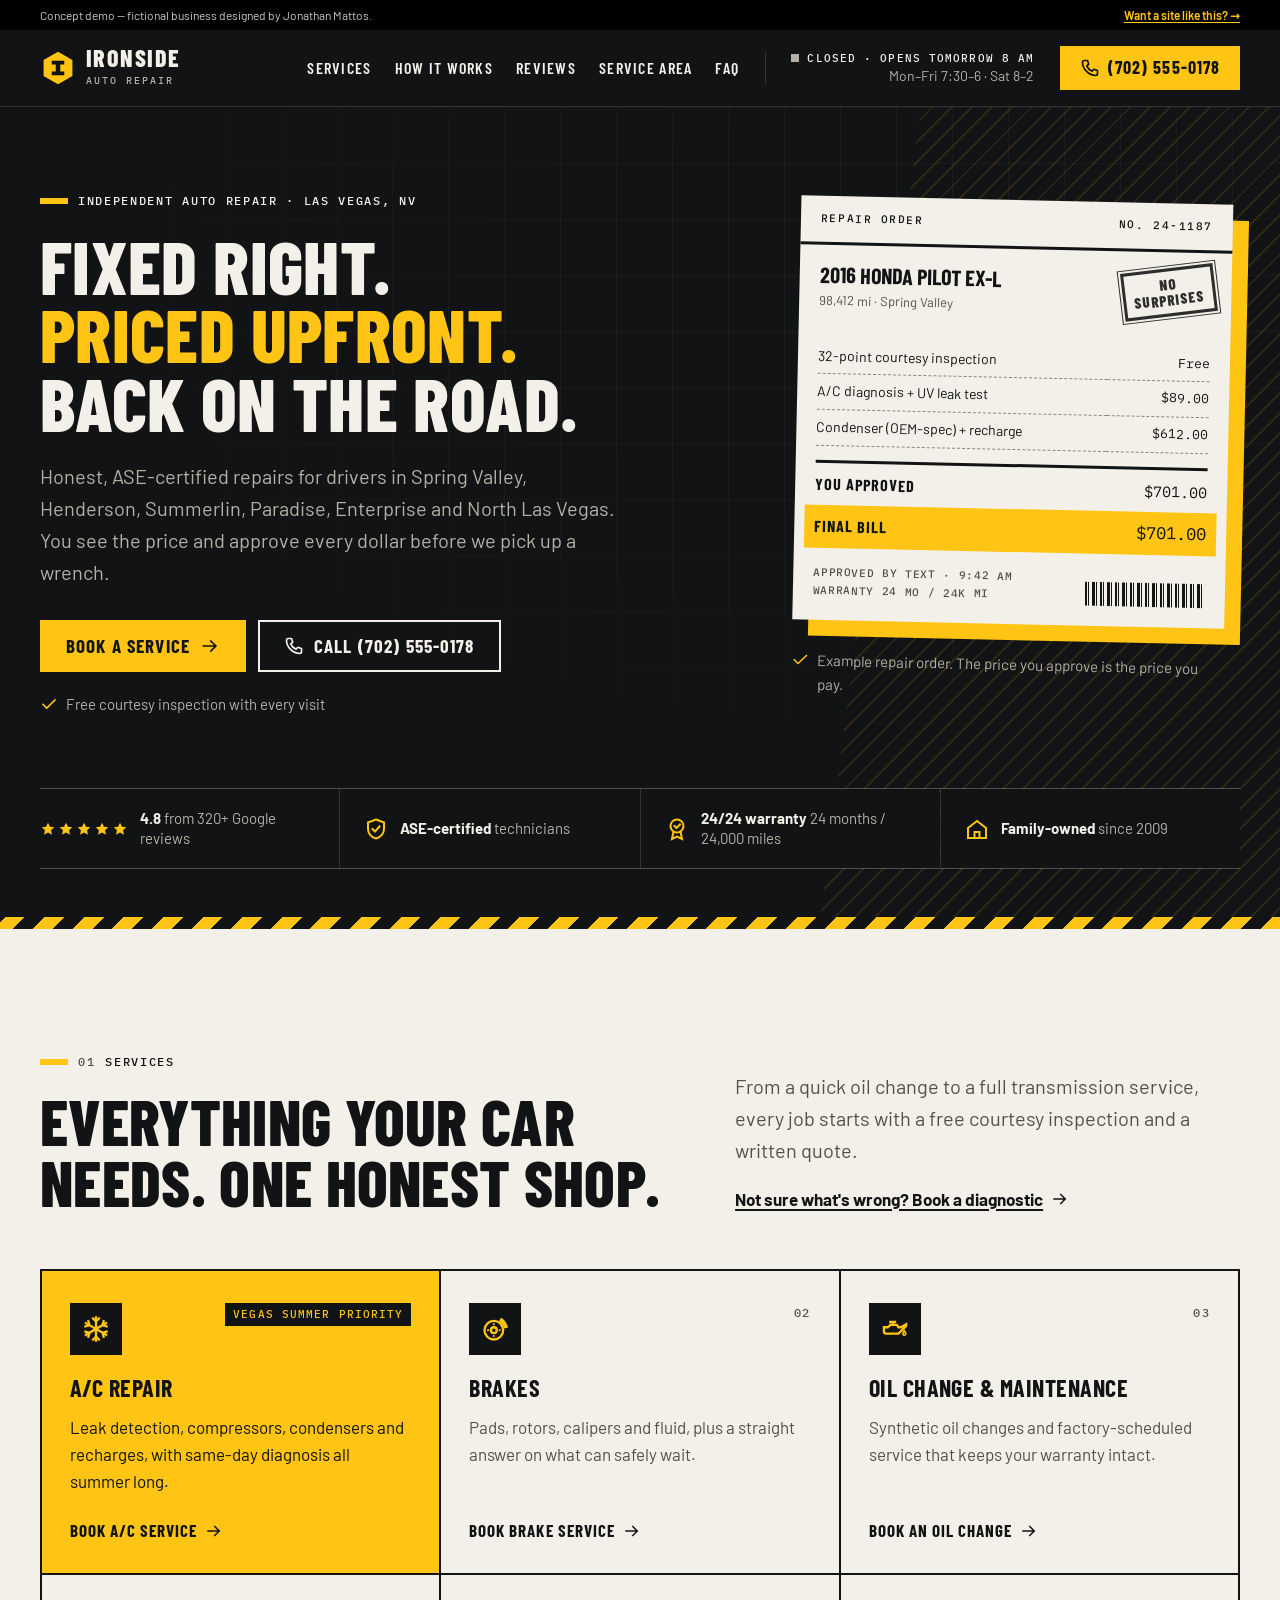
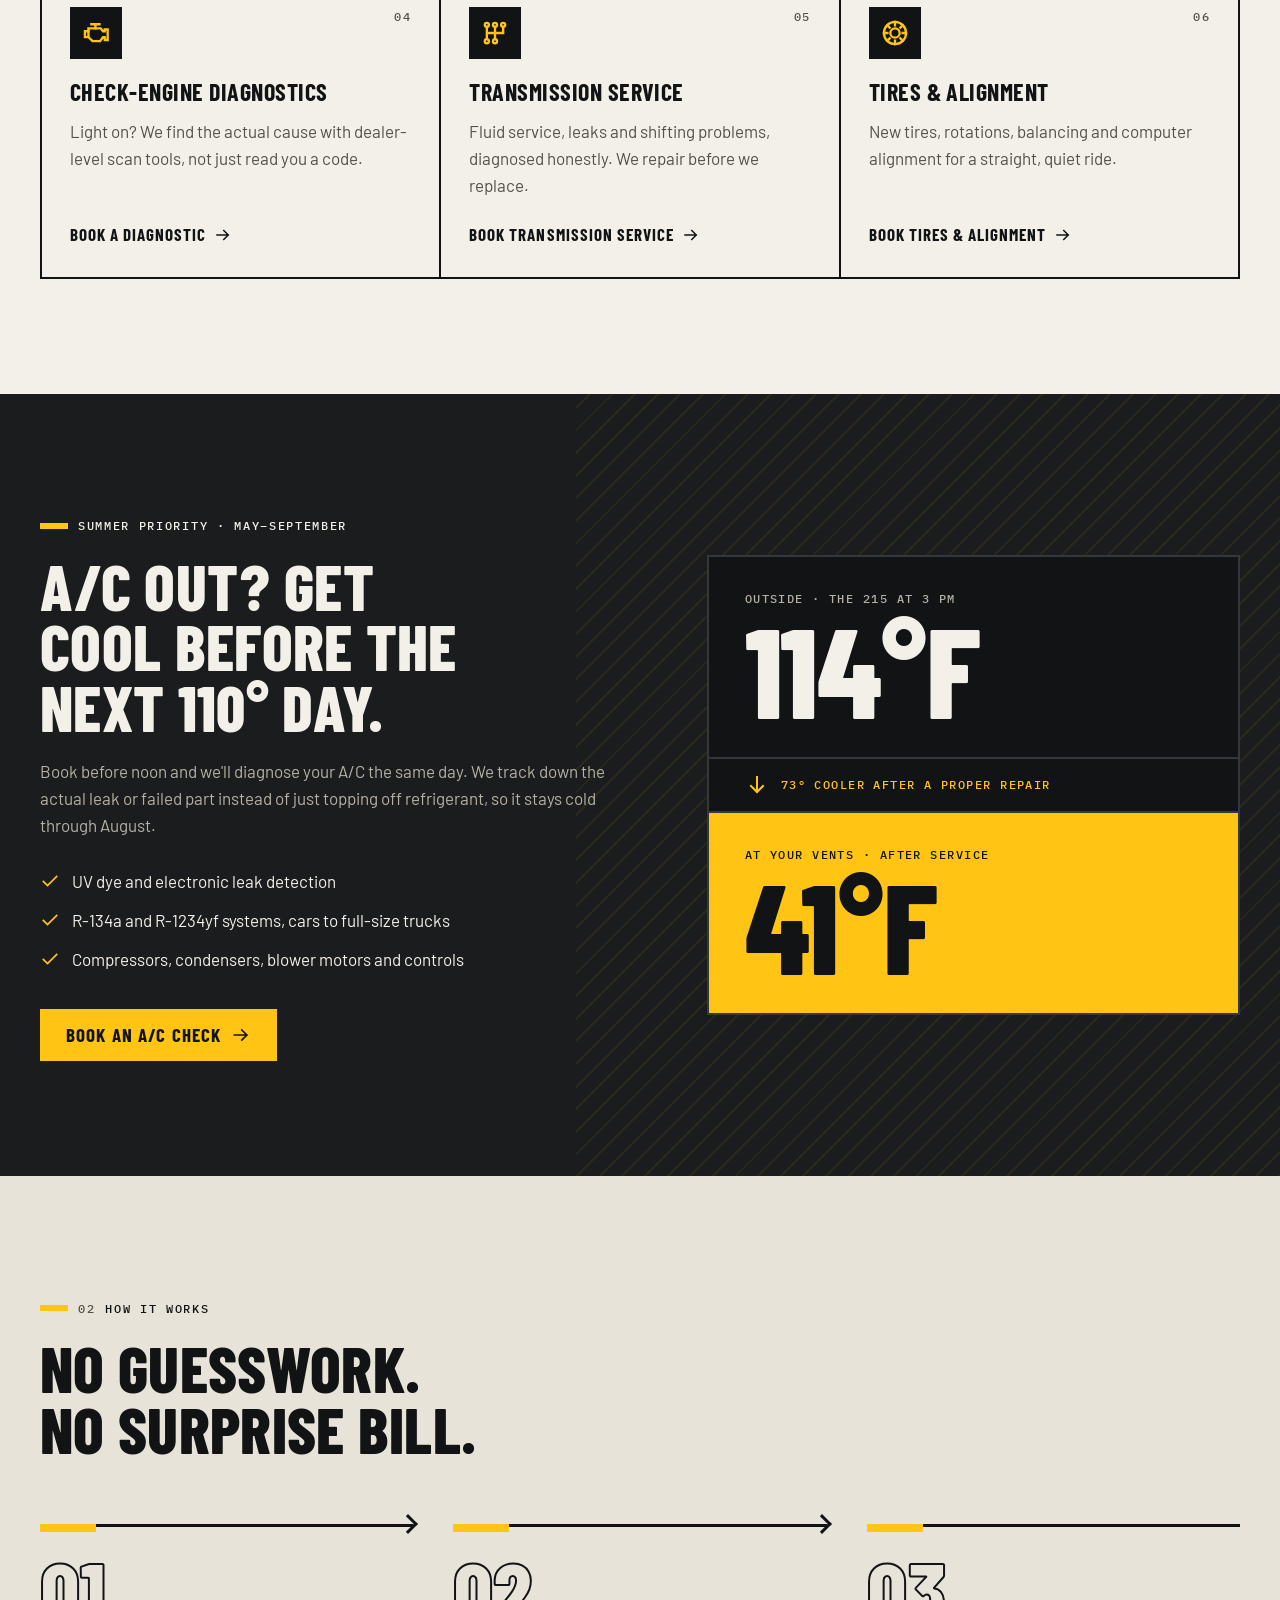
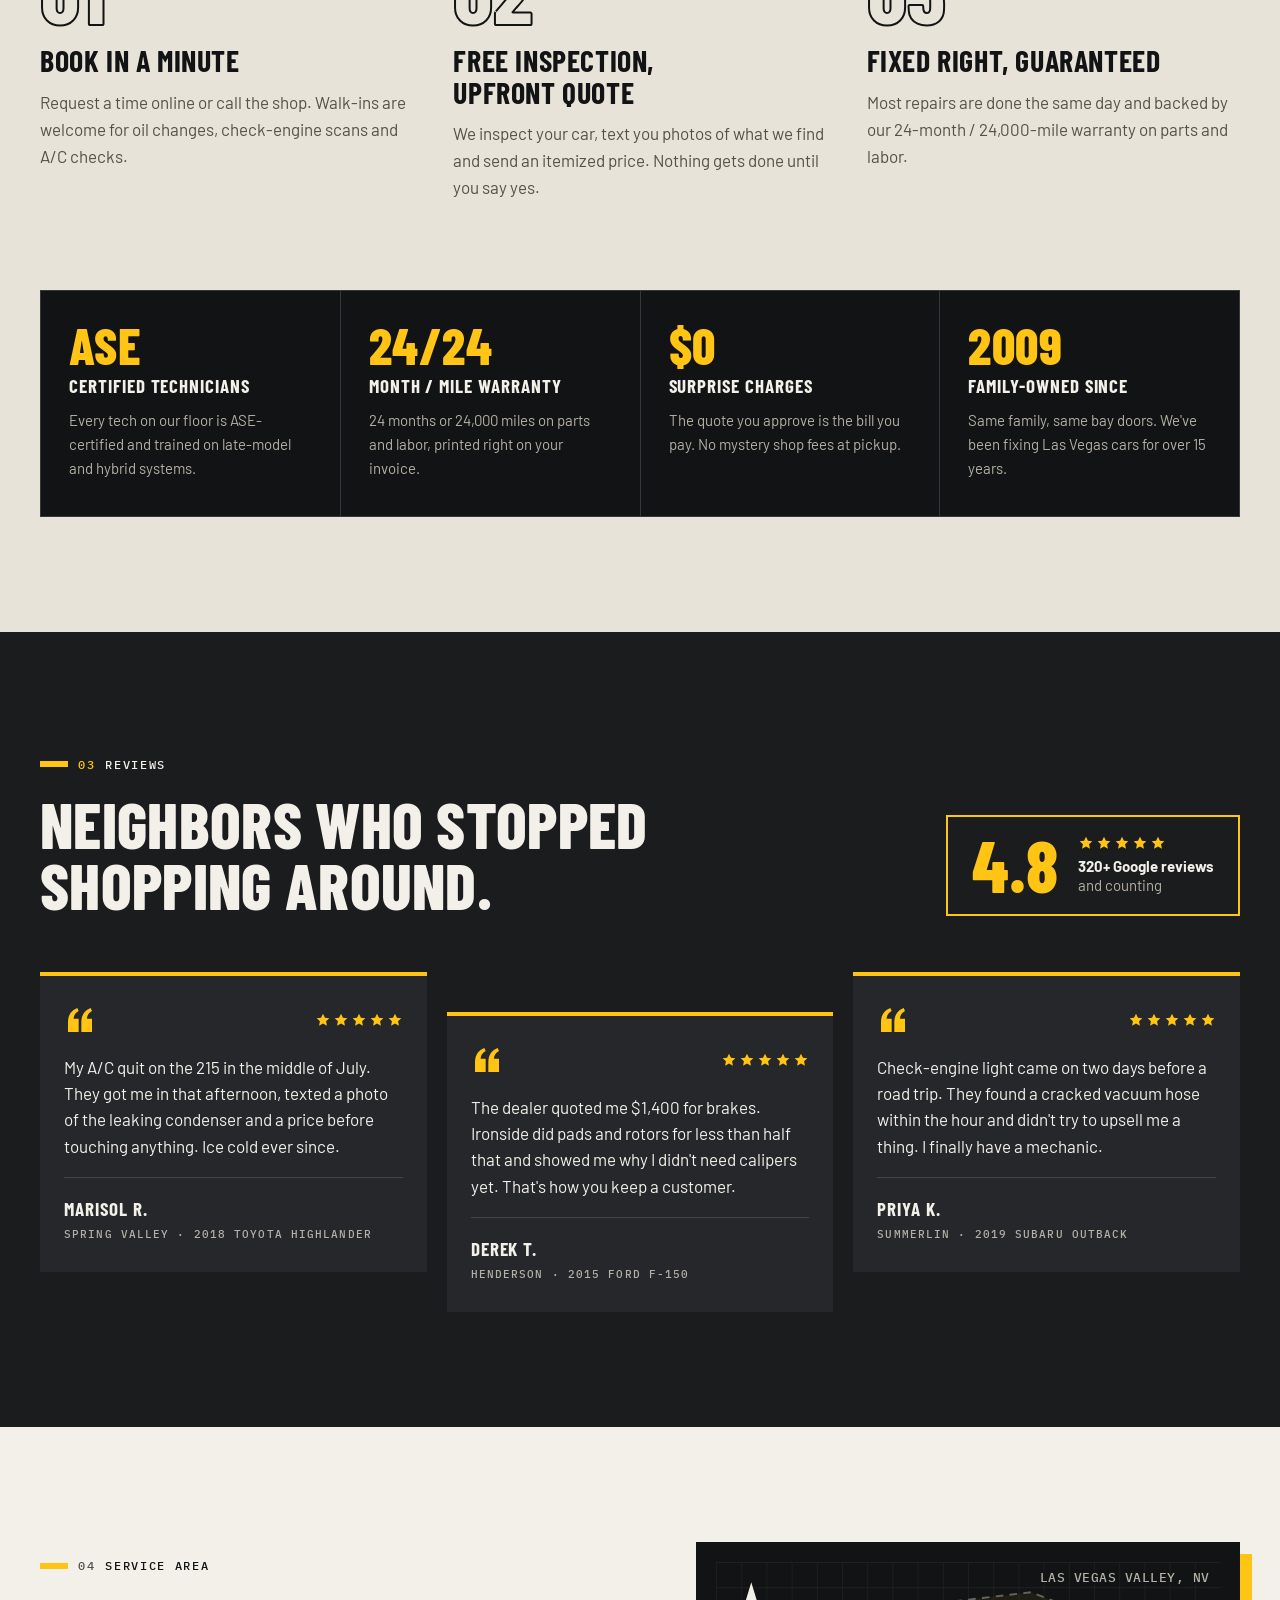
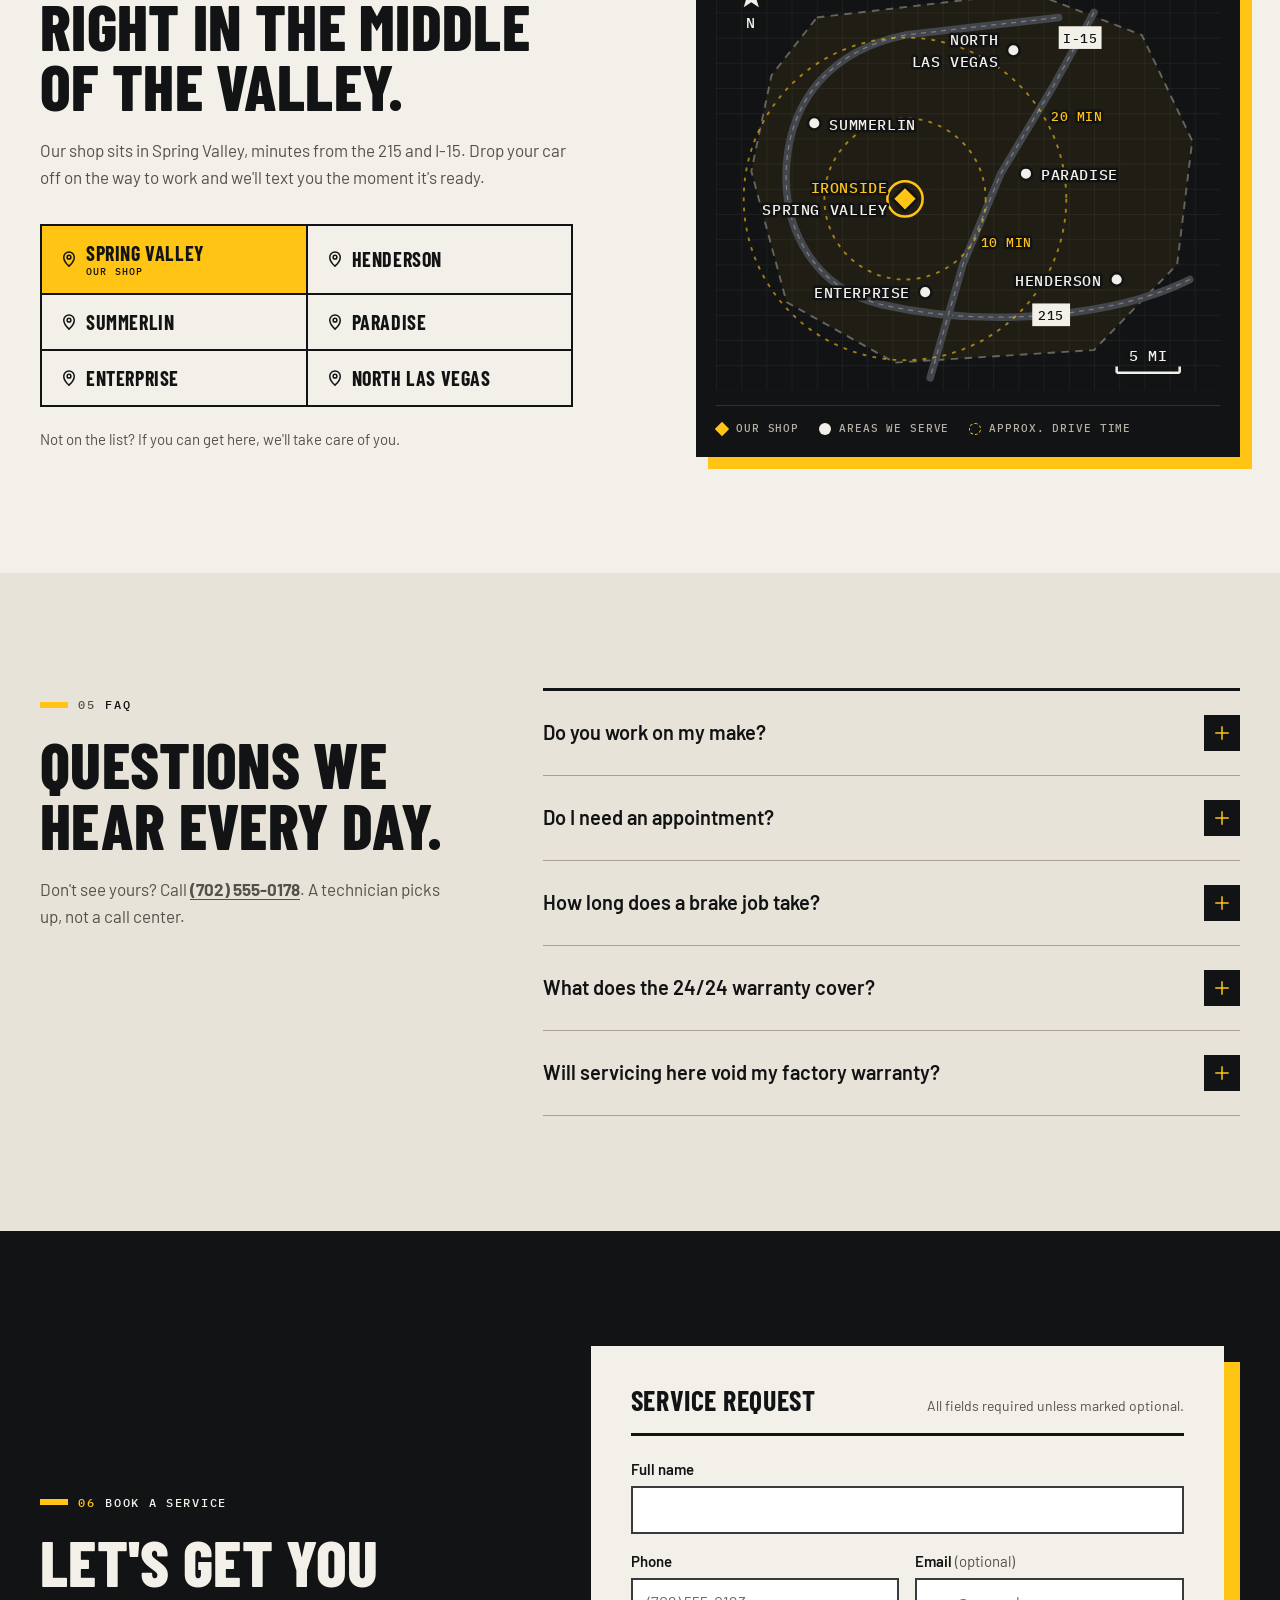
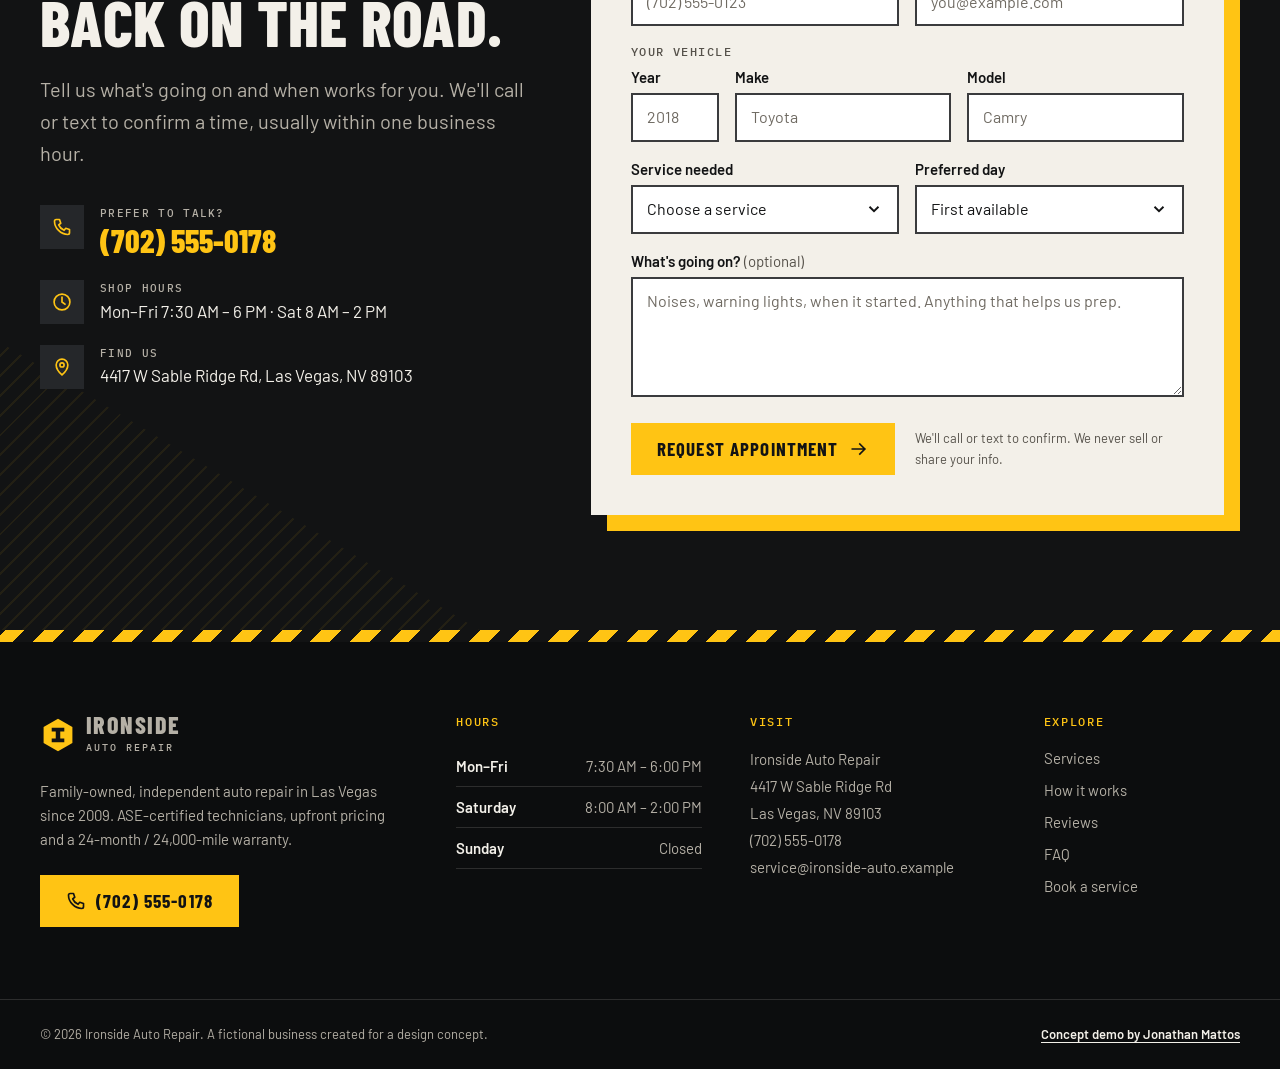
<file: demos/auto-repair/index.html>
<!doctype html>
<html lang="en">
<head>
<meta charset="utf-8">
<meta name="viewport" content="width=device-width, initial-scale=1">
<title>Ironside Auto Repair | Honest Auto Repair &amp; A/C Service in Las Vegas, NV</title>
<meta name="description" content="Family-owned auto repair in Las Vegas since 2009. ASE-certified brakes, A/C, diagnostics, transmission, tires and maintenance with upfront pricing and a 24-month / 24,000-mile warranty.">
<meta name="robots" content="noindex">
<meta name="theme-color" content="#121314">
<link rel="icon" href="data:image/svg+xml,%3Csvg xmlns='http://www.w3.org/2000/svg' viewBox='0 0 40 40'%3E%3Cpath d='M20 2 36 11v18L20 38 4 29V11z' fill='%23FFC414'/%3E%3Cpath d='M13 12h14v4h-4.5v8H27v4H13v-4h4.5v-8H13z' fill='%23121314'/%3E%3C/svg%3E">
<link rel="preconnect" href="https://fonts.googleapis.com">
<link rel="preconnect" href="https://fonts.gstatic.com" crossorigin>
<link rel="stylesheet" href="https://fonts.googleapis.com/css2?family=Barlow:wght@400;500;600;700&family=Barlow+Condensed:wght@600;700;800&family=IBM+Plex+Mono:wght@500&display=swap">
<script>document.documentElement.classList.add('js');</script>
<style>
/* =====================================================================
   IRONSIDE AUTO REPAIR — concept demo / reusable local-service template
   Order: tokens → base → layout → components → sections → utilities
   To rebrand: change the tokens in :root and the copy. Nothing else.
   ===================================================================== */

/* ---------- 1. Design tokens ---------- */
:root {
  /* Palette: charcoal + safety yellow + off-white */
  --ink-deep: #0C0D0E;
  --ink: #121314;
  --char: #1B1C1E;
  --steel: #25272A;
  --steel-2: #34373B;
  --paper: #F3F0E9;
  --paper-2: #E8E3D8;
  --white: #FFFFFF;
  --yellow: #FFC414;
  --yellow-hover: #FFD34F;
  --on-dark: #F3F0E9;
  --on-dark-muted: #B5B0A6;
  --on-light: #121314;
  --on-light-muted: #55514A;
  --rule-dark: rgba(243, 240, 233, .14);
  --rule-light: #A9A293;
  --error: #B42318;
  --ok: #3DD68C;

  /* Type */
  --font-display: "Barlow Condensed", "Arial Narrow", "Roboto Condensed", Impact, sans-serif;
  --font-body: "Barlow", system-ui, -apple-system, "Segoe UI", Roboto, Arial, sans-serif;
  --font-mono: "IBM Plex Mono", ui-monospace, SFMono-Regular, Menlo, Consolas, monospace;

  /* Layout */
  --maxw: 76rem;
  --gutter: clamp(1rem, 4vw, 2.5rem);
  --section-y: clamp(4rem, 9vw, 7.5rem);
  --top-offset: 6.75rem;          /* sticky header height; synced by JS */
  --shadow-hard: .75rem .75rem 0 var(--yellow);

  /* Contextual (overridden per surface) */
  --muted: var(--on-dark-muted);
  --focus: var(--yellow);
  --eyebrow-num: var(--yellow);
}

/* ---------- 2. Base ---------- */
*, *::before, *::after { box-sizing: border-box; }
[hidden] { display: none !important; }
html { -webkit-text-size-adjust: 100%; text-size-adjust: 100%; }
@media (prefers-reduced-motion: no-preference) { html { scroll-behavior: smooth; } }
body {
  margin: 0;
  background: var(--ink-deep);
  color: var(--on-dark);
  font-family: var(--font-body);
  font-size: 1.0625rem;
  line-height: 1.6;
  overflow-x: clip;
  -webkit-font-smoothing: antialiased;
  -moz-osx-font-smoothing: grayscale;
}
h1, h2, h3, p, figure, blockquote, dl, dd { margin: 0; }
ul, ol { margin: 0; padding: 0; }
a { color: inherit; text-underline-offset: .2em; }
svg { display: block; flex: none; }
button, input, select, textarea { font: inherit; color: inherit; letter-spacing: inherit; }
button { cursor: pointer; }
:focus-visible { outline: 3px solid var(--focus); outline-offset: 3px; }
::selection { background: var(--yellow); color: var(--ink); }
[id] { scroll-margin-top: var(--top-offset); }

h1, h2, h3 {
  font-family: var(--font-display);
  font-weight: 800;
  text-transform: uppercase;
  line-height: .95;
  letter-spacing: .005em;
  text-wrap: balance;
}
h2 { font-size: clamp(2.25rem, 3.6vw + 1.2rem, 4rem); }
h3 { font-weight: 700; font-size: 1.5rem; line-height: 1.05; letter-spacing: .02em; }

/* ---------- 3. Layout primitives ---------- */
.container {
  width: 100%;
  max-width: calc(var(--maxw) + 2 * var(--gutter));
  margin-inline: auto;
  padding-inline: var(--gutter);
}
.section { padding-block: var(--section-y); }

/* Surfaces set contextual colors so components adapt automatically */
.surface-dark  { background: var(--char); color: var(--on-dark); }
.surface-ink   { background: var(--ink);  color: var(--on-dark); }
.surface-light { background: var(--paper); color: var(--on-light); }
.surface-light-2 { background: var(--paper-2); color: var(--on-light); }
.surface-light, .surface-light-2 {
  --muted: var(--on-light-muted);
  --focus: var(--ink);
  --eyebrow-num: var(--on-light-muted);
}

/* ---------- 4. Components ---------- */
.sprite { position: absolute; width: 0; height: 0; overflow: hidden; }
.icon {
  width: 1.5rem; height: 1.5rem;
  fill: none; stroke: currentColor; stroke-width: 2;
  stroke-linecap: square; stroke-linejoin: miter;
}
.icon-sm { width: 1.125rem; height: 1.125rem; }

.skip-link {
  position: absolute; left: 1rem; top: -10rem; z-index: 100;
  background: var(--yellow); color: var(--ink);
  padding: .75rem 1.25rem; font-weight: 700; text-decoration: none;
}
.skip-link:focus { top: 1rem; outline-color: var(--paper); }

/* Eyebrow / section label */
.eyebrow {
  display: inline-flex; align-items: center; gap: .625rem;
  margin-bottom: 1.25rem;
  font-family: var(--font-mono); font-weight: 500;
  font-size: .75rem; letter-spacing: .14em; text-transform: uppercase;
}
.eyebrow::before { content: ""; width: 1.75rem; height: .375rem; background: var(--yellow); flex: none; }
.eyebrow-num { color: var(--eyebrow-num); }

.lede { font-size: clamp(1.0625rem, .4vw + 1rem, 1.25rem); color: var(--muted); max-width: 38rem; }

/* Buttons */
.btn {
  display: inline-flex; align-items: center; justify-content: center; gap: .625rem;
  min-height: 3.25rem; padding: .75rem 1.5rem;
  border: 2px solid transparent; border-radius: 0;
  font-family: var(--font-display); font-weight: 700; font-size: 1.1875rem;
  line-height: 1.1; letter-spacing: .06em; text-transform: uppercase; text-decoration: none;
  transition: background-color .15s ease, color .15s ease, border-color .15s ease;
}
.btn .icon { width: 1.25rem; height: 1.25rem; }
.btn-primary { background: var(--yellow); border-color: var(--yellow); color: var(--ink); }
.btn-primary:hover { background: var(--yellow-hover); border-color: var(--yellow-hover); }
.btn-ghost { background: transparent; border-color: currentColor; }
.btn-ghost:hover { background: var(--on-dark); border-color: var(--on-dark); color: var(--ink); }
.surface-light .btn-primary, .surface-light-2 .btn-primary { border-color: var(--ink); }
.surface-light .btn-ghost:hover, .surface-light-2 .btn-ghost:hover { background: var(--ink); border-color: var(--ink); color: var(--paper); }

.text-link {
  display: inline-flex; align-items: center; gap: .5rem;
  font-weight: 700; text-decoration: underline; text-decoration-thickness: 2px;
}
.text-link .icon { width: 1.125rem; height: 1.125rem; transition: transform .15s ease; }
.text-link:hover .icon { transform: translateX(4px); }

/* Live open/closed status (filled in by JS, hidden without it) */
.open-status {
  display: inline-flex; align-items: center; gap: .5rem;
  font-family: var(--font-mono); font-weight: 500;
  font-size: .6875rem; letter-spacing: .1em; text-transform: uppercase;
  color: var(--on-dark);
}
.open-status::before { content: ""; width: .5rem; height: .5rem; background: var(--on-dark-muted); flex: none; }
.open-status[data-state="open"]::before { background: var(--ok); box-shadow: 0 0 0 3px rgba(61, 214, 140, .22); }

/* Industrial hazard stripe — used twice, on purpose */
.hazard {
  height: .75rem;
  background: repeating-linear-gradient(-45deg, var(--yellow) 0 .875rem, var(--ink) .875rem 1.75rem);
}

/* Stars */
.stars { display: inline-flex; gap: 2px; color: var(--yellow); }
.stars .icon { width: 1rem; height: 1rem; }

/* ---------- 5. Demo banner + header ---------- */
.site-top { position: sticky; top: 0; z-index: 50; }

.demo-banner { background: #000; color: #CFCAC0; font-size: .75rem; line-height: 1.35; }
.demo-banner .container {
  display: flex; flex-wrap: wrap; align-items: center; justify-content: space-between;
  column-gap: 1rem; row-gap: .125rem; padding-block: .4375rem;
}
.demo-banner a { color: var(--yellow); font-weight: 600; white-space: nowrap; }
.demo-banner a:hover { text-decoration-thickness: 2px; }

.site-header { position: relative; background: var(--ink); border-bottom: 1px solid var(--rule-dark); }
.header-inner { display: flex; align-items: center; gap: .75rem; min-height: 4rem; }

.brand { display: inline-flex; align-items: center; gap: .625rem; margin-right: auto; text-decoration: none; }
.brand-mark { width: 2.25rem; height: 2.25rem; }
.brand-text { display: flex; flex-direction: column; }
.brand-name {
  font-family: var(--font-display); font-weight: 800; font-size: 1.5rem;
  line-height: .9; letter-spacing: .06em; text-transform: uppercase;
}
.brand-sub {
  margin-top: .25rem;
  font-family: var(--font-mono); font-weight: 500; font-size: .625rem;
  letter-spacing: .2em; text-transform: uppercase; color: var(--on-dark-muted);
}

.header-call { order: 2; min-height: 2.75rem; padding: .5rem .875rem; font-size: 1.0625rem; gap: .5rem; }
.header-call .call-long { display: none; }

.nav-toggle {
  order: 3;
  display: grid; place-items: center;
  width: 2.75rem; height: 2.75rem; padding: 0;
  background: transparent; border: 2px solid var(--steel-2); color: var(--on-dark);
}
.nav-toggle:hover { border-color: var(--on-dark); }
.nav-toggle .icon-close { display: none; }
.nav-toggle[aria-expanded="true"] .icon-menu { display: none; }
.nav-toggle[aria-expanded="true"] .icon-close { display: block; }
html:not(.js) .nav-toggle { display: none; }

/* Mobile menu panel */
.site-nav {
  display: none;
  position: absolute; top: 100%; left: 0; right: 0;
  max-height: calc(100vh - var(--top-offset)); overflow-y: auto;
  padding: .25rem var(--gutter) 1.5rem;
  background: var(--ink);
  border-top: 1px solid var(--rule-dark);
  border-bottom: 4px solid var(--yellow);
}
.site-nav.is-open { display: block; }
.nav-list { list-style: none; }
.nav-list a {
  display: flex; align-items: center; justify-content: space-between;
  padding: .875rem 0; border-bottom: 1px solid var(--rule-dark);
  font-family: var(--font-display); font-weight: 700; font-size: 1.5rem;
  letter-spacing: .04em; text-transform: uppercase; text-decoration: none;
}
.nav-list a:hover { color: var(--yellow); }
.nav-extra { display: grid; gap: 1rem; margin-top: 1.5rem; }
.nav-hours { display: flex; flex-direction: column; gap: .375rem; font-size: .9375rem; color: var(--on-dark-muted); }

.header-hours { display: none; }

@media (min-width: 560px) {
  .header-call .call-short { display: none; }
  .header-call .call-long { display: inline; }
}

@media (min-width: 1024px) {
  .header-inner { min-height: 4.75rem; gap: clamp(1rem, 2vw, 1.75rem); }
  .nav-toggle { display: none; }
  .header-call { order: 0; font-size: 1.125rem; padding-inline: 1.125rem; }
  .site-nav, .site-nav.is-open {
    display: block; position: static; max-height: none; overflow: visible;
    padding: 0; background: none; border: 0;
  }
  .nav-list { display: flex; gap: clamp(1rem, 1.8vw, 1.75rem); }
  .nav-list a {
    position: relative; padding: .5rem 0; border: 0;
    font-size: 1rem; font-weight: 600; letter-spacing: .08em;
  }
  .nav-list a::after {
    content: ""; position: absolute; left: 0; right: 0; bottom: 0; height: 2px;
    background: var(--yellow); transform: scaleX(0); transform-origin: left;
    transition: transform .2s ease;
  }
  .nav-list a:hover { color: var(--on-dark); }
  .nav-list a:hover::after { transform: scaleX(1); }
  .nav-extra { display: none; }
}

@media (min-width: 1140px) {
  .header-hours {
    display: flex; flex-direction: column; align-items: flex-end; gap: .125rem;
    padding-left: clamp(1rem, 2vw, 1.75rem); border-left: 1px solid var(--rule-dark);
    font-size: .875rem; line-height: 1.3; color: var(--on-dark-muted); white-space: nowrap;
  }
}

/* ---------- 6. Hero ---------- */
.hero { position: relative; overflow: hidden; background: var(--ink); }
.hero::before {               /* blueprint grid, fading out */
  content: ""; position: absolute; inset: 0; pointer-events: none;
  background-image:
    linear-gradient(rgba(243, 240, 233, .045) 1px, transparent 1px),
    linear-gradient(90deg, rgba(243, 240, 233, .045) 1px, transparent 1px);
  background-size: 56px 56px;
  -webkit-mask-image: radial-gradient(ellipse 90% 75% at 70% 25%, #000 25%, transparent 80%);
          mask-image: radial-gradient(ellipse 90% 75% at 70% 25%, #000 25%, transparent 80%);
}
.hero > * { position: relative; z-index: 1; }

.hero-grid { display: grid; gap: 3rem; padding-top: clamp(2.25rem, 6vw, 5.5rem); }
.hero-status {
  display: inline-flex; flex-wrap: wrap; align-items: center; gap: .375rem .875rem;
  margin-bottom: 1.5rem; padding: .4375rem .75rem;
  border: 1px solid var(--rule-dark);
  font-size: .875rem; color: var(--on-dark-muted);
}
.hero h1 { font-size: clamp(2.75rem, 8.2vw + .3rem, 5rem); line-height: .92; }
.h1-line { display: block; }
.h1-line.is-accent { color: var(--yellow); }
.hero-sub { margin-top: 1.5rem; max-width: 36rem; font-size: clamp(1.0625rem, .5vw + 1rem, 1.25rem); color: var(--on-dark-muted); }
.hero-ctas { display: flex; flex-wrap: wrap; gap: .75rem; margin-top: 2rem; }
.hero-ctas .btn { flex: 1 1 auto; }
.hero-note {
  display: flex; align-items: center; gap: .5rem; margin-top: 1.25rem;
  font-size: .9375rem; color: var(--on-dark-muted);
}
.hero-note .icon { color: var(--yellow); width: 1.125rem; height: 1.125rem; }

/* Repair-order "ticket": the upfront-pricing promise, visualised */
.hero-visual { width: 100%; max-width: 27rem; margin: 0 .75rem 0 0; }
.ticket { position: relative; background: var(--paper); color: var(--ink); box-shadow: var(--shadow-hard); }
.ticket-top {
  display: flex; justify-content: space-between; gap: 1rem;
  padding: .875rem 1.25rem; border-bottom: 3px solid var(--ink);
  font-family: var(--font-mono); font-weight: 500; font-size: .6875rem;
  letter-spacing: .14em; text-transform: uppercase;
}
.ticket-body { position: relative; padding: 1.125rem 1.25rem 1.25rem; }
.ticket-vehicle { padding-right: 6.5rem; min-height: 3.75rem; }
.ticket-car { font-family: var(--font-display); font-weight: 700; font-size: 1.375rem; line-height: 1.05; text-transform: uppercase; }
.ticket-meta { margin-top: .25rem; font-size: .8125rem; color: var(--on-light-muted); }
.stamp {
  position: absolute; top: 1rem; right: 1rem;
  padding: .375rem .5rem;
  border: 3px solid var(--ink); outline: 1px solid var(--ink); outline-offset: 2px;
  font-family: var(--font-display); font-weight: 800; font-size: .9375rem;
  line-height: 1; letter-spacing: .08em; text-align: center; text-transform: uppercase;
  transform: rotate(-8deg); opacity: .88;
}
.ticket-lines { width: 100%; margin-top: 1rem; border-collapse: collapse; font-size: .875rem; line-height: 1.35; }
.ticket-lines td { padding: .5rem 0; border-bottom: 1px dashed #8F887B; vertical-align: top; }
.ticket-lines td:last-child { padding-left: 1rem; text-align: right; white-space: nowrap; font-family: var(--font-mono); font-size: .8125rem; }
.ticket-total { margin-top: .875rem; border-top: 3px solid var(--ink); }
.ticket-total div {
  display: flex; justify-content: space-between; align-items: baseline; gap: 1rem;
  margin-inline: -.625rem; padding: .5rem .625rem;
}
.ticket-total dt { font-family: var(--font-display); font-weight: 700; font-size: 1rem; letter-spacing: .06em; text-transform: uppercase; }
.ticket-total dd { font-family: var(--font-mono); font-size: .9375rem; }
.ticket-total .is-final { background: var(--yellow); }
.ticket-total .is-final dd { font-size: 1.0625rem; }
.ticket-foot {
  display: flex; flex-wrap: wrap; justify-content: space-between; align-items: flex-end; gap: .5rem 1rem;
  margin-top: 1rem;
  font-family: var(--font-mono); font-weight: 500; font-size: .6875rem;
  letter-spacing: .06em; text-transform: uppercase; color: var(--on-light-muted);
}
.barcode {
  width: 7.5rem; height: 1.5rem;
  background: repeating-linear-gradient(90deg,
    var(--ink) 0 2px, transparent 2px 3px, var(--ink) 3px 4px, transparent 4px 7px,
    var(--ink) 7px 10px, transparent 10px 11px, var(--ink) 11px 12px, transparent 12px 15px);
}
.ticket-caption {
  display: flex; align-items: flex-start; gap: .5rem; margin-top: 1.75rem;
  font-size: .9375rem; color: var(--on-dark-muted);
}
.ticket-caption .icon { color: var(--yellow); width: 1.125rem; height: 1.125rem; margin-top: .2rem; }

/* Trust row */
.trust-row {
  list-style: none;
  display: grid; grid-template-columns: repeat(2, minmax(0, 1fr)); gap: 1px;
  margin-top: clamp(3rem, 6vw, 4.5rem); margin-bottom: clamp(2rem, 4vw, 3rem);
  background: var(--rule-dark); border-block: 1px solid var(--rule-dark);
}
.trust-row li {
  display: flex; flex-direction: column; gap: .5rem;
  padding: 1rem .875rem 1rem 0; background: var(--ink);
  font-size: .9375rem; line-height: 1.3; color: var(--on-dark-muted);
}
.trust-row li:nth-child(even) { padding-left: .875rem; }
.trust-row strong { color: var(--on-dark); font-weight: 700; }
.trust-row .icon { color: var(--yellow); }

@media (min-width: 600px) {
  .trust-row li { flex-direction: row; align-items: center; gap: .75rem; padding: 1.125rem 1rem; }
  .trust-row li:nth-child(even) { padding-left: 1rem; }
  .hero-ctas .btn { flex: 0 1 auto; }
}
@media (min-width: 960px) {
  .hero::after {              /* diagonal hatch slab behind the ticket */
    content: ""; position: absolute; top: 0; bottom: 0; right: 0; width: 36%; z-index: 0; pointer-events: none;
    background: repeating-linear-gradient(-45deg, rgba(255, 196, 20, .11) 0 2px, transparent 2px 14px);
    clip-path: polygon(22% 0, 100% 0, 100% 100%, 0 100%);
  }
  .hero-grid { grid-template-columns: minmax(0, 1.3fr) minmax(0, 1fr); align-items: center; gap: clamp(2.5rem, 5vw, 5rem); }
  .hero h1 { font-size: clamp(3.5rem, 5.2vw + .5rem, 5.5rem); }
  .hero-visual { justify-self: end; transform: rotate(1.25deg); }
  .ticket { box-shadow: 1rem 1rem 0 var(--yellow); }
  .trust-row { grid-template-columns: repeat(4, minmax(0, 1fr)); }
  .trust-row li, .trust-row li:nth-child(even) { padding: 1.25rem 1.5rem; }
  .trust-row li:first-child { padding-left: 0; }
}
@media (min-width: 1140px) { .hero-status { display: none; } }

/* ---------- 7. Section heads ---------- */
.section-head { max-width: 46rem; }
.section-head.split { max-width: none; display: grid; gap: 1.5rem; align-items: end; }
.section-head .lede + .text-link { margin-top: 1.25rem; }
@media (min-width: 900px) {
  .section-head.split { grid-template-columns: minmax(0, 1.25fr) minmax(0, 1fr); gap: 4rem; }
}

/* ---------- 8. Services ---------- */
.service-grid {
  list-style: none;
  display: grid; grid-template-columns: 1fr; gap: 2px;
  margin-top: clamp(2.5rem, 5vw, 3.5rem);
  background: var(--ink); border: 2px solid var(--ink);
}
.service-card {
  position: relative; display: flex; flex-direction: column; gap: .875rem;
  padding: 1.75rem 1.5rem 1.5rem; background: var(--paper);
  transition: background-color .2s ease;
}
.service-card:hover { background: var(--white); }
.service-top { display: flex; justify-content: space-between; align-items: flex-start; gap: 1rem; margin-bottom: .375rem; }
.service-icon { display: grid; place-items: center; width: 3.25rem; height: 3.25rem; background: var(--ink); color: var(--yellow); }
.service-icon .icon { width: 1.75rem; height: 1.75rem; }
.service-num { font-family: var(--font-mono); font-weight: 500; font-size: .75rem; letter-spacing: .12em; color: var(--on-light-muted); }
.service-card p { color: var(--on-light-muted); }
.service-link {
  display: inline-flex; align-items: center; gap: .5rem; margin-top: auto; padding-top: .5rem;
  font-family: var(--font-display); font-weight: 700; font-size: 1.0625rem;
  letter-spacing: .06em; text-transform: uppercase; text-decoration: none;
}
.service-link::after { content: ""; position: absolute; inset: 0; }  /* whole card is clickable */
.service-link .icon { width: 1.125rem; height: 1.125rem; transition: transform .15s ease; }
.service-card:hover .service-link .icon { transform: translateX(4px); }
.service-card:hover .service-link span { text-decoration: underline; text-decoration-thickness: 2px; }

.service-card.is-featured { background: var(--yellow); }
.service-card.is-featured:hover { background: var(--yellow-hover); }
.service-card.is-featured p { color: var(--ink); }
.service-tag {
  padding: .3125rem .5rem; background: var(--ink); color: var(--yellow);
  font-family: var(--font-mono); font-weight: 500; font-size: .6875rem;
  letter-spacing: .1em; text-transform: uppercase; line-height: 1.2;
}
@media (min-width: 640px)  { .service-grid { grid-template-columns: repeat(2, minmax(0, 1fr)); } }
@media (min-width: 1024px) { .service-grid { grid-template-columns: repeat(3, minmax(0, 1fr)); } .service-card { padding: 2rem 1.75rem 1.75rem; } }

/* ---------- 9. A/C band ---------- */
.ac-band { position: relative; overflow: hidden; padding-block: var(--section-y); }
.ac-band::before {
  content: ""; position: absolute; top: 0; bottom: 0; right: 0; width: 55%; pointer-events: none;
  background: repeating-linear-gradient(-45deg, rgba(255, 196, 20, .07) 0 2px, transparent 2px 16px);
}
.ac-grid { position: relative; display: grid; gap: 3rem; }
.ac-copy p:not(.eyebrow) { margin-top: 1.25rem; max-width: 36rem; color: var(--on-dark-muted); }
.checklist { list-style: none; display: grid; gap: .75rem; margin: 1.75rem 0 2.25rem; }
.checklist li { display: flex; align-items: flex-start; gap: .75rem; }
.checklist .icon { color: var(--yellow); width: 1.25rem; height: 1.25rem; margin-top: .2rem; }

.temp-panel { background: var(--ink); border: 2px solid var(--steel-2); }
.temp { display: flex; flex-direction: column; gap: .5rem; padding: 1.5rem 1.5rem 1.75rem; }
.temp-label { font-family: var(--font-mono); font-weight: 500; font-size: .75rem; letter-spacing: .12em; text-transform: uppercase; color: var(--on-dark-muted); }
.temp-value { font-family: var(--font-display); font-weight: 800; font-size: clamp(4.5rem, 13vw, 8rem); line-height: .82; letter-spacing: -.01em; }
.temp-delta {
  display: flex; align-items: center; gap: .75rem;
  padding: .875rem 1.5rem; border-block: 2px solid var(--steel-2);
  font-family: var(--font-mono); font-weight: 500; font-size: .75rem;
  letter-spacing: .12em; text-transform: uppercase; color: var(--yellow);
}
.temp.is-cool { background: var(--yellow); color: var(--ink); }
.temp.is-cool .temp-label { color: var(--ink); }
@media (min-width: 960px) {
  .ac-grid { grid-template-columns: minmax(0, 1.1fr) minmax(0, 1fr); align-items: center; gap: 5rem; }
  .temp { padding: 2rem 2.25rem 2.25rem; }
  .temp-delta { padding-inline: 2.25rem; }
}

/* ---------- 10. How it works + promises ---------- */
.steps {
  list-style: none;
  display: grid; gap: 2.75rem;
  margin-top: clamp(2.5rem, 5vw, 4rem);
}
.step { position: relative; padding-top: 1.75rem; border-top: 3px solid var(--ink); }
.step::before { content: ""; position: absolute; top: -3px; left: 0; width: 3.5rem; height: .5rem; background: var(--yellow); }
.step-num {
  display: block; margin-bottom: 1.25rem;
  font-family: var(--font-display); font-weight: 800; font-size: clamp(4rem, 7vw, 5.5rem); line-height: .8;
  color: var(--ink);
}
@supports (-webkit-text-stroke: 2px black) {
  .step-num { color: transparent; -webkit-text-stroke: 2px var(--ink); }
}
.step h3 { font-size: clamp(1.5rem, 1vw + 1.2rem, 1.875rem); }
.step p { margin-top: .75rem; color: var(--muted); max-width: 26rem; }
@media (min-width: 900px) {
  .steps { grid-template-columns: repeat(3, minmax(0, 1fr)); gap: 2.5rem; }
  .step:not(:last-child)::after {   /* chevron → to the next step */
    content: ""; position: absolute; top: -9.5px; right: -2px;
    width: 14px; height: 14px;
    border-top: 3px solid var(--ink); border-right: 3px solid var(--ink);
    transform: rotate(45deg);
  }
}

.promises {
  list-style: none;
  display: grid; gap: 1px;
  margin-top: clamp(3.5rem, 7vw, 5.5rem);
  background: var(--steel-2); border: 1px solid var(--steel-2);
  color: var(--on-dark); --focus: var(--yellow);
}
.promises li { padding: 1.75rem 1.5rem 2rem; background: var(--ink); }
.promise-stat { display: block; font-family: var(--font-display); font-weight: 800; font-size: clamp(3rem, 4vw, 3.75rem); line-height: .85; color: var(--yellow); }
.promise-label { display: block; margin-top: .625rem; font-size: 1.1875rem; letter-spacing: .05em; }
.promises p { margin-top: .75rem; font-size: .9375rem; color: var(--on-dark-muted); }
@media (min-width: 600px)  { .promises { grid-template-columns: repeat(2, minmax(0, 1fr)); } }
@media (min-width: 1024px) { .promises { grid-template-columns: repeat(4, minmax(0, 1fr)); } .promises li { padding: 2rem 1.75rem 2.25rem; } }

/* ---------- 11. Reviews ---------- */
.reviews-head { display: grid; gap: 2rem; align-items: end; }
.rating-card {
  display: flex; align-items: center; gap: 1.25rem; justify-self: start;
  padding: 1.125rem 1.5rem; border: 2px solid var(--yellow);
}
.rating-score { font-family: var(--font-display); font-weight: 800; font-size: 4.5rem; line-height: .8; color: var(--yellow); }
.rating-meta { display: flex; flex-direction: column; gap: .375rem; font-size: .9375rem; line-height: 1.3; color: var(--on-dark-muted); }
.rating-meta strong { color: var(--on-dark); }
.review-grid { list-style: none; display: grid; gap: 1.25rem; margin-top: clamp(2.5rem, 5vw, 3.5rem); }
.review {
  display: flex; flex-direction: column; gap: 1.125rem; height: 100%;
  padding: 1.75rem 1.5rem; background: var(--steel); border-top: 4px solid var(--yellow);
}
.review-top { display: flex; justify-content: space-between; align-items: center; }
.review-quote { width: 2rem; height: 2rem; color: var(--yellow); }
.review blockquote { font-size: 1.0625rem; line-height: 1.55; }
.review figcaption { margin-top: auto; padding-top: 1rem; border-top: 1px solid var(--rule-dark); }
.review-name { display: block; font-family: var(--font-display); font-weight: 700; font-size: 1.1875rem; letter-spacing: .05em; text-transform: uppercase; }
.review-meta { display: block; margin-top: .125rem; font-family: var(--font-mono); font-weight: 500; font-size: .6875rem; letter-spacing: .1em; text-transform: uppercase; color: var(--on-dark-muted); }
@media (min-width: 900px) {
  .reviews-head { grid-template-columns: minmax(0, 1fr) auto; gap: 4rem; }
  .review-grid { grid-template-columns: repeat(3, minmax(0, 1fr)); align-items: start; }
  .review-grid > li:nth-child(2) { margin-top: 2.5rem; }  /* deliberate stagger */
}

/* ---------- 12. Service area ---------- */
.area-grid { display: grid; gap: 3rem; align-items: center; }
.area-copy > p:not(.eyebrow) { margin-top: 1.25rem; color: var(--muted); max-width: 34rem; }
.area-list {
  list-style: none;
  display: grid; grid-template-columns: repeat(2, minmax(0, 1fr)); gap: 2px;
  margin-top: 2rem; background: var(--ink); border: 2px solid var(--ink);
}
.area-list li {
  display: flex; align-items: center; gap: .5rem;
  padding: .875rem .875rem; background: var(--paper);
  font-family: var(--font-display); font-weight: 700; font-size: 1.125rem;
  line-height: 1.1; letter-spacing: .03em; text-transform: uppercase;
}
.area-list .icon { width: 1.125rem; height: 1.125rem; }
.area-list .is-home { background: var(--yellow); }
.area-list small { display: block; margin-top: .125rem; font-family: var(--font-mono); font-weight: 500; font-size: .625rem; letter-spacing: .12em; }
.area-copy .area-note { font-size: .9375rem; }

.area-map {
  justify-self: start; width: calc(100% - .75rem); max-width: 34rem;
  padding: clamp(.75rem, 2vw, 1.25rem); background: var(--ink); color: var(--on-dark);
  box-shadow: var(--shadow-hard);
}
.map-svg { width: 100%; height: auto; }
.map-svg text {
  font-family: var(--font-mono); font-size: 15px; font-weight: 500; letter-spacing: .04em;
  fill: var(--paper); paint-order: stroke; stroke: var(--ink); stroke-width: 4px; stroke-linejoin: round;
}
.map-svg .map-shop-label { fill: var(--yellow); }
.map-svg .map-ring-label { font-size: 12px; fill: var(--yellow); }
.map-svg .map-caption { font-size: 11px; fill: var(--on-dark-muted); }
.map-svg .map-tag text { font-size: 11px; fill: var(--ink); stroke: none; }
.map-valley { fill: rgba(255, 196, 20, .06); stroke: var(--paper); stroke-opacity: .35; stroke-width: 1.5; stroke-dasharray: 6 5; }
.map-road { fill: none; stroke: #43464B; stroke-width: 6; stroke-linecap: round; stroke-linejoin: round; }
.map-road-line { fill: none; stroke: #7A7E85; stroke-width: 1; stroke-dasharray: 4 4; }
.map-ring { fill: none; stroke: var(--yellow); stroke-opacity: .6; stroke-width: 1.5; stroke-dasharray: 3 5; }
.map-tag rect { fill: var(--paper); }
.map-place circle { fill: var(--paper); stroke: var(--ink); stroke-width: 2; }
.map-shop rect { fill: var(--yellow); stroke: var(--ink); stroke-width: 2; }
.map-pulse { fill: none; stroke: var(--yellow); stroke-width: 2; transform-box: fill-box; transform-origin: center; }
.map-compass path { fill: var(--paper); }
.map-scale path { fill: none; stroke: var(--paper); stroke-width: 2; }
@media (prefers-reduced-motion: no-preference) {
  .map-pulse { animation: map-pulse 2.4s ease-out infinite; }
}
@keyframes map-pulse { from { transform: scale(.6); opacity: 1; } to { transform: scale(2.2); opacity: 0; } }

.map-legend {
  display: flex; flex-wrap: wrap; gap: .5rem 1.25rem; margin-top: .875rem; padding-top: .875rem;
  border-top: 1px solid var(--rule-dark);
  font-family: var(--font-mono); font-weight: 500; font-size: .6875rem; letter-spacing: .08em; text-transform: uppercase;
  color: var(--on-dark-muted);
}
.map-legend span { display: inline-flex; align-items: center; gap: .5rem; }
.lg { display: inline-block; flex: none; width: .75rem; height: .75rem; }
.lg-shop  { background: var(--yellow); transform: rotate(45deg) scale(.85); }
.lg-place { background: var(--paper); border-radius: 50%; }
.lg-ring  { border: 1.5px dashed var(--yellow); border-radius: 50%; }

@media (min-width: 600px) {
  .map-svg text { font-size: 12px; }
  .map-svg .map-ring-label, .map-svg .map-tag text, .map-svg .map-caption { font-size: 10px; }
  .area-list li { padding: 1rem 1.125rem; font-size: 1.25rem; }
}
@media (min-width: 960px) {
  .area-grid { grid-template-columns: minmax(0, 1fr) minmax(0, 1.1fr); gap: 5rem; }
  .area-map { justify-self: end; }
}

/* ---------- 13. FAQ ---------- */
.faq-grid { display: grid; gap: 2.5rem; }
.faq-intro p:not(.eyebrow) { margin-top: 1.25rem; color: var(--muted); max-width: 26rem; }
.faq-intro a { font-weight: 700; white-space: nowrap; }
.faq-list { border-top: 3px solid var(--ink); }
.faq-item { border-bottom: 1px solid var(--rule-light); }
.faq-item summary {
  display: flex; align-items: center; justify-content: space-between; gap: 1.25rem;
  padding: 1.25rem 0; cursor: pointer; list-style: none;
  font-weight: 600; font-size: 1.125rem; line-height: 1.35;
}
.faq-item summary::-webkit-details-marker { display: none; }
.faq-icon {
  display: grid; place-items: center; flex: none;
  width: 2.25rem; height: 2.25rem; background: var(--ink); color: var(--yellow);
  transition: transform .2s ease, background-color .15s ease, color .15s ease;
}
.faq-icon .icon { width: 1.125rem; height: 1.125rem; }
.faq-item summary:hover .faq-icon { background: var(--yellow); color: var(--ink); }
.faq-item[open] .faq-icon { transform: rotate(45deg); }
.faq-answer { padding: 0 3.5rem 1.5rem 0; color: var(--on-light-muted); }
@media (min-width: 960px) {
  .faq-grid { grid-template-columns: minmax(0, .85fr) minmax(0, 1.4fr); gap: 5rem; align-items: start; }
  .faq-intro { position: sticky; top: calc(var(--top-offset) + 1rem); }
  .faq-item summary { font-size: 1.25rem; padding-block: 1.5rem; }
}

/* ---------- 14. Booking ---------- */
.book { position: relative; overflow: hidden; }
.book::before {
  content: ""; position: absolute; left: 0; bottom: 0; width: min(45%, 30rem); height: 18rem; pointer-events: none;
  background: repeating-linear-gradient(-45deg, rgba(255, 196, 20, .07) 0 2px, transparent 2px 14px);
  clip-path: polygon(0 0, 100% 100%, 0 100%);
}
.book-grid { position: relative; display: grid; gap: 3rem; }
.book-info .lede { margin-top: 1.25rem; }
.contact-list { list-style: none; display: grid; gap: 1.25rem; margin-top: 2.25rem; }
.contact-list li { display: flex; align-items: flex-start; gap: 1rem; }
.contact-icon { display: grid; place-items: center; flex: none; width: 2.75rem; height: 2.75rem; background: var(--steel); color: var(--yellow); }
.contact-icon .icon { width: 1.25rem; height: 1.25rem; }
.contact-label { display: block; font-family: var(--font-mono); font-weight: 500; font-size: .6875rem; letter-spacing: .12em; text-transform: uppercase; color: var(--on-dark-muted); }
.contact-phone { font-family: var(--font-display); font-weight: 800; font-size: 2rem; line-height: 1.1; color: var(--yellow); text-decoration: none; }
.contact-phone:hover { text-decoration: underline; text-decoration-thickness: 2px; }

.form-card {
  align-self: start; margin-right: .75rem;
  padding: clamp(1.25rem, 4vw, 2.5rem);
  background: var(--paper); color: var(--on-light); box-shadow: var(--shadow-hard);
  --focus: var(--ink); --muted: var(--on-light-muted);
}
.form-head { display: flex; flex-wrap: wrap; justify-content: space-between; align-items: baseline; gap: .5rem 1rem; padding-bottom: 1rem; margin-bottom: 1.5rem; border-bottom: 3px solid var(--ink); }
.form-head h3 { font-size: 1.75rem; }
.form-head p { font-size: .875rem; color: var(--on-light-muted); }
.form-grid { display: grid; grid-template-columns: repeat(2, minmax(0, 1fr)); gap: 1.125rem 1rem; }
.field { display: flex; flex-direction: column; gap: .375rem; grid-column: 1 / -1; min-width: 0; }
.field label, .fieldset legend { font-weight: 600; font-size: .9375rem; line-height: 1.3; }
.optional { font-weight: 400; color: var(--on-light-muted); }
.fieldset { grid-column: 1 / -1; margin: 0; padding: 0; border: 0; min-width: 0; }
.fieldset legend { padding: 0; margin-bottom: .5rem; font-family: var(--font-mono); font-weight: 500; font-size: .75rem; letter-spacing: .12em; text-transform: uppercase; color: var(--on-light-muted); }
.vehicle-grid { display: grid; grid-template-columns: repeat(2, minmax(0, 1fr)); gap: 1rem; }
.vehicle-grid .field { grid-column: auto; }
.vehicle-grid .vehicle-model { grid-column: 1 / -1; }

.input {
  display: block; width: 100%; min-width: 0; min-height: 3rem;
  padding: .6875rem .875rem;
  background: var(--white); color: var(--ink);
  border: 2px solid #3A3B3D; border-radius: 0;
  font-size: 1rem; line-height: 1.4;
  -webkit-appearance: none; appearance: none;
  transition: border-color .15s ease, background-color .15s ease;
}
.input::placeholder { color: #6F6A62; opacity: 1; }
.input:hover { border-color: var(--ink); }
.input:focus { outline: 3px solid var(--ink); outline-offset: 2px; border-color: var(--ink); background: #FFFBEA; }
.input:user-invalid { border-color: var(--error); box-shadow: inset 4px 0 0 var(--error); }
select.input {
  padding-right: 2.75rem; cursor: pointer;
  background-image: url("data:image/svg+xml,%3Csvg xmlns='http://www.w3.org/2000/svg' viewBox='0 0 24 24' fill='none' stroke='%23121314' stroke-width='2.5'%3E%3Cpath d='M6 9l6 6 6-6'/%3E%3C/svg%3E");
  background-repeat: no-repeat; background-position: right .875rem center; background-size: 1.125rem;
}
textarea.input { min-height: 7.5rem; resize: vertical; }

.form-actions { grid-column: 1 / -1; display: flex; flex-direction: column; gap: .875rem; margin-top: .5rem; }
.form-actions .btn { width: 100%; }
.form-fine { font-size: .8125rem; color: var(--on-light-muted); }

.form-success { display: flex; flex-direction: column; align-items: flex-start; gap: 1rem; padding-block: .5rem; }
.success-icon { display: grid; place-items: center; width: 3.5rem; height: 3.5rem; background: var(--yellow); border: 2px solid var(--ink); }
.success-icon .icon { width: 1.75rem; height: 1.75rem; stroke-width: 2.5; }
.form-success h3 { font-size: clamp(1.75rem, 2vw + 1rem, 2.25rem); }
.form-success .demo-note { padding: 1rem 1.125rem; border-left: 4px solid var(--ink); background: var(--white); font-weight: 600; }
.form-success p:not(.demo-note) { color: var(--on-light-muted); }

@media (min-width: 560px) {
  .field-half { grid-column: span 1; }
  .vehicle-grid { grid-template-columns: 5.5rem minmax(0, 1fr) minmax(0, 1fr); }
  .vehicle-grid .vehicle-model { grid-column: auto; }
  .form-actions { flex-direction: row; align-items: center; gap: 1.25rem; }
  .form-actions .btn { width: auto; flex: none; }
}
@media (min-width: 960px) {
  .book-grid { grid-template-columns: minmax(0, .9fr) minmax(0, 1.2fr); gap: clamp(3rem, 5vw, 5rem); }
  .book-info { position: sticky; top: calc(var(--top-offset) + 1rem); align-self: start; }
  .form-card { box-shadow: 1rem 1rem 0 var(--yellow); margin-right: 1rem; }
}

/* ---------- 15. Footer ---------- */
.site-footer { background: var(--ink-deep); color: var(--on-dark-muted); font-size: .9375rem; }
.footer-grid { display: grid; gap: 2.5rem; padding-block: clamp(3rem, 6vw, 4.5rem); }
.footer-brand p { margin-top: 1.25rem; max-width: 22rem; }
.footer-brand .btn { margin-top: 1.5rem; }
.footer-h {
  margin-bottom: 1rem;
  font-family: var(--font-mono); font-weight: 500; font-size: .75rem; letter-spacing: .14em;
  text-transform: uppercase; color: var(--yellow); line-height: 1.3;
}
.hours-list div { display: flex; justify-content: space-between; gap: 1rem; padding: .5rem 0; border-bottom: 1px solid var(--rule-dark); }
.hours-list dt { color: var(--on-dark); font-weight: 600; }
.site-footer address { font-style: normal; line-height: 1.8; overflow-wrap: anywhere; }
.site-footer address a, .footer-links a { text-decoration: none; }
.site-footer address a:hover, .footer-links a:hover { color: var(--yellow); text-decoration: underline; }
.footer-links { list-style: none; display: grid; gap: .5rem; }
.footer-bottom {
  display: flex; flex-wrap: wrap; justify-content: space-between; gap: .5rem 2rem;
  padding-block: 1.5rem; border-top: 1px solid var(--rule-dark); font-size: .8125rem;
}
.footer-bottom a { color: var(--on-dark); font-weight: 600; }
.footer-bottom a:hover { color: var(--yellow); }
@media (min-width: 640px)  { .footer-grid { grid-template-columns: repeat(2, minmax(0, 1fr)); } }
@media (min-width: 1024px) { .footer-grid { grid-template-columns: 1.5fr 1fr 1fr .8fr; gap: 3rem; } }

/* ---------- 16. Mobile call bar ---------- */
.call-bar {
  position: fixed; left: 0; right: 0; bottom: 0; z-index: 60;
  display: flex; gap: .5rem;
  padding: .625rem .75rem calc(.625rem + env(safe-area-inset-bottom, 0px));
  background: var(--ink); border-top: 1px solid var(--steel-2);
  box-shadow: 0 -8px 24px rgba(0, 0, 0, .35);
}
.call-bar .btn { min-height: 3.25rem; }
.call-bar-call { flex: 1 1 auto; justify-content: flex-start; gap: .75rem; padding-inline: 1rem; }
.call-bar-lines { display: flex; flex-direction: column; align-items: flex-start; line-height: 1.05; }
.call-bar-num { font-family: var(--font-mono); font-weight: 500; font-size: .75rem; letter-spacing: .04em; text-transform: none; }
.call-bar-book { flex: none; padding-inline: 1.25rem; color: var(--on-dark); }
@media (max-width: 899.98px) {
  body { padding-bottom: calc(4.5rem + env(safe-area-inset-bottom, 0px)); }
}
@media (min-width: 900px) { .call-bar { display: none; } }

/* ---------- 17. Utilities ---------- */
.visually-hidden {
  position: absolute !important; width: 1px; height: 1px; padding: 0; margin: -1px;
  overflow: hidden; clip: rect(0 0 0 0); white-space: nowrap; border: 0;
}
@media (prefers-reduced-motion: reduce) {
  *, *::before, *::after { transition-duration: .01ms !important; animation-duration: .01ms !important; animation-iteration-count: 1 !important; }
}
</style>
</head>
<body>
<a class="skip-link" href="#main">Skip to main content</a>

<!-- Icon sprite: reference with <svg class="icon"><use href="#i-name"/></svg> -->
<svg class="sprite" aria-hidden="true" focusable="false" xmlns="http://www.w3.org/2000/svg">
  <symbol id="logo-mark" viewBox="0 0 40 40">
    <path d="M20 2 36 11v18L20 38 4 29V11z" fill="#FFC414"/>
    <path d="M13 12h14v4h-4.5v8H27v4H13v-4h4.5v-8H13z" fill="#121314"/>
  </symbol>
  <symbol id="i-phone" viewBox="0 0 24 24"><path d="M5 3h4l1.5 4.5L8 9.5a12 12 0 0 0 6.5 6.5l2-2.5L21 15v4a2 2 0 0 1-2 2C10.7 21 3 13.3 3 5a2 2 0 0 1 2-2z" stroke-linejoin="round"/></symbol>
  <symbol id="i-snow" viewBox="0 0 24 24"><path d="M12 2v20M3.34 7l17.32 10M3.34 17 20.66 7"/><path d="M9.5 3 12 5.5 14.5 3M9.5 21 12 18.5 14.5 21M18.54 5.34l-.91 3.41 3.41.92M5.46 5.34l.91 3.41-3.41.92M18.54 18.66l-.91-3.41 3.41-.92M5.46 18.66l.91-3.41-3.41-.92"/></symbol>
  <symbol id="i-brake" viewBox="0 0 24 24"><circle cx="11" cy="13" r="8"/><circle cx="11" cy="13" r="2.5"/><path d="M16.25 3.91A10.5 10.5 0 0 1 21.34 11.18" stroke-width="3.5" stroke-linecap="butt"/><circle cx="11" cy="8" r=".9" fill="currentColor" stroke="none"/><circle cx="16" cy="13" r=".9" fill="currentColor" stroke="none"/><circle cx="11" cy="18" r=".9" fill="currentColor" stroke="none"/><circle cx="6" cy="13" r=".9" fill="currentColor" stroke="none"/></symbol>
  <symbol id="i-oil" viewBox="0 0 24 24"><path d="M2.5 10.5H6l2-2h5.5l1.5 2h2l4.5-2.5v1.5L15 16H4.5a2 2 0 0 1-2-2z"/><path d="M10 8.5V6M8 6h4"/><path d="M20 13.5s-1.2 1.6-1.2 2.5a1.2 1.2 0 0 0 2.4 0c0-.9-1.2-2.5-1.2-2.5z" stroke-width="1.5"/></symbol>
  <symbol id="i-engine" viewBox="0 0 24 24"><path d="M8 4.5h7M11.5 4.5V8"/><path d="M5.5 8H16l2 2.5h1.5V9H22v9h-2.5v-2.5H18L15.5 19H9l-3.5-3.5z"/><path d="M5.5 10.5h-3v5h3"/></symbol>
  <symbol id="i-gears" viewBox="0 0 24 24"><circle cx="5" cy="5" r="1.75"/><circle cx="12" cy="5" r="1.75"/><circle cx="19" cy="5" r="1.75"/><circle cx="5" cy="19" r="1.75"/><circle cx="12" cy="19" r="1.75"/><path d="M5 6.75v10.5M12 6.75v10.5M19 6.75V12H5"/></symbol>
  <symbol id="i-tire" viewBox="0 0 24 24"><circle cx="12" cy="12" r="9.5"/><circle cx="12" cy="12" r="4"/><path d="M12 2.5v3M12 18.5v3M2.5 12h3M18.5 12h3M5.3 5.3l2.1 2.1M16.6 16.6l2.1 2.1M5.3 18.7l2.1-2.1M16.6 7.4l2.1-2.1"/></symbol>
  <symbol id="i-check" viewBox="0 0 24 24"><path d="M4 12.5l5 5L20 6.5"/></symbol>
  <symbol id="i-shield" viewBox="0 0 24 24"><path d="M12 2.5l8 3v6c0 5-3.4 8.6-8 10-4.6-1.4-8-5-8-10v-6z"/><path d="M8.5 12l2.5 2.5 4.5-5"/></symbol>
  <symbol id="i-badge" viewBox="0 0 24 24"><circle cx="12" cy="9" r="6.5"/><path d="M8.5 14.5 7 22l5-2.5 5 2.5-1.5-7.5"/><path d="M9.5 9l2 2 3.5-3.5"/></symbol>
  <symbol id="i-home" viewBox="0 0 24 24"><path d="M3 11l9-7 9 7v10H3z"/><path d="M9.5 21v-6h5v6"/></symbol>
  <symbol id="i-star" viewBox="0 0 24 24"><path d="M12 2.5l2.9 6.1 6.6.8-4.9 4.6 1.3 6.6L12 17.3l-5.9 3.3 1.3-6.6-4.9-4.6 6.6-.8z" fill="currentColor" stroke="none"/></symbol>
  <symbol id="i-pin" viewBox="0 0 24 24"><path d="M12 21.5s-7-6.2-7-12a7 7 0 0 1 14 0c0 5.8-7 12-7 12z"/><circle cx="12" cy="9.5" r="2.5"/></symbol>
  <symbol id="i-clock" viewBox="0 0 24 24"><circle cx="12" cy="12" r="9.5"/><path d="M12 6.5V12l3.5 2.5"/></symbol>
  <symbol id="i-arrow" viewBox="0 0 24 24"><path d="M4 12h15M13 6l6 6-6 6"/></symbol>
  <symbol id="i-arrow-down" viewBox="0 0 24 24"><path d="M12 4v15M6 13l6 6 6-6"/></symbol>
  <symbol id="i-menu" viewBox="0 0 24 24"><path d="M3 6h18M3 12h18M3 18h18"/></symbol>
  <symbol id="i-close" viewBox="0 0 24 24"><path d="M5 5l14 14M19 5 5 19"/></symbol>
  <symbol id="i-plus" viewBox="0 0 24 24"><path d="M12 4v16M4 12h16"/></symbol>
  <symbol id="i-quote" viewBox="0 0 24 24"><path d="M3 21v-7.5C3 8 5.8 4.6 10 3l1 2.2C8.5 6.5 7.3 8.6 7.2 11H11v10zm10 0v-7.5C13 8 15.8 4.6 20 3l1 2.2c-2.5 1.3-3.7 3.4-3.8 5.8H21v10z" fill="currentColor" stroke="none"/></symbol>
</svg>

<div class="site-top">
  <aside class="demo-banner" aria-label="About this demo">
    <div class="container">
      <p>Concept demo — fictional business designed by Jonathan Mattos.</p>
      <a href="../../index.html#contact">Want a site like this? <span aria-hidden="true">→</span></a>
    </div>
  </aside>

  <header class="site-header">
    <div class="container header-inner">
      <a class="brand" href="#top" aria-label="Ironside Auto Repair, back to top">
        <svg class="brand-mark" aria-hidden="true" focusable="false"><use href="#logo-mark"/></svg>
        <span class="brand-text">
          <span class="brand-name">Ironside</span>
          <span class="brand-sub">Auto Repair</span>
        </span>
      </a>

      <button class="nav-toggle" type="button" aria-expanded="false" aria-controls="site-nav">
        <svg class="icon icon-menu" aria-hidden="true" focusable="false"><use href="#i-menu"/></svg>
        <svg class="icon icon-close" aria-hidden="true" focusable="false"><use href="#i-close"/></svg>
        <span class="visually-hidden">Menu</span>
      </button>

      <nav id="site-nav" class="site-nav" aria-label="Primary">
        <ul class="nav-list">
          <li><a href="#services">Services</a></li>
          <li><a href="#how-it-works">How it works</a></li>
          <li><a href="#reviews">Reviews</a></li>
          <li><a href="#service-area">Service area</a></li>
          <li><a href="#faq">FAQ</a></li>
        </ul>
        <div class="nav-extra">
          <a class="btn btn-primary" href="#book">Book a service</a>
          <p class="nav-hours"><span class="open-status" data-open-status hidden></span><span>Mon–Fri 7:30–6 · Sat 8–2 · Sun closed</span></p>
        </div>
      </nav>

      <div class="header-hours">
        <span class="open-status" data-open-status hidden></span>
        <span>Mon–Fri 7:30–6 · Sat 8–2</span>
      </div>

      <a class="btn btn-primary header-call" href="tel:+17025550178" aria-label="Call Ironside Auto Repair at (702) 555-0178">
        <svg class="icon" aria-hidden="true" focusable="false"><use href="#i-phone"/></svg>
        <span class="call-short">Call</span>
        <span class="call-long">(702) 555-0178</span>
      </a>
    </div>
  </header>
</div>

<main id="main">

  <!-- ============ HERO ============ -->
  <section class="hero" aria-labelledby="hero-title">
    <div class="container hero-grid">
      <div class="hero-copy">
        <p class="hero-status">
          <span class="open-status" data-open-status hidden></span>
          <span>Mon–Fri 7:30–6 · Sat 8–2</span>
        </p>
        <p class="eyebrow">Independent auto repair · Las Vegas, NV</p>
        <h1 id="hero-title">
          <span class="h1-line">Fixed right.</span>
          <span class="h1-line is-accent">Priced upfront.</span>
          <span class="h1-line">Back on the road.</span>
        </h1>
        <p class="hero-sub">Honest, ASE-certified repairs for drivers in Spring Valley, Henderson, Summerlin, Paradise, Enterprise and North Las Vegas. You see the price and approve every dollar before we pick up a wrench.</p>
        <div class="hero-ctas">
          <a class="btn btn-primary" href="#book">
            Book a service
            <svg class="icon" aria-hidden="true" focusable="false"><use href="#i-arrow"/></svg>
          </a>
          <a class="btn btn-ghost" href="tel:+17025550178">
            <svg class="icon" aria-hidden="true" focusable="false"><use href="#i-phone"/></svg>
            Call (702) 555-0178
          </a>
        </div>
        <p class="hero-note">
          <svg class="icon" aria-hidden="true" focusable="false"><use href="#i-check"/></svg>
          Free courtesy inspection with every visit
        </p>
      </div>

      <figure class="hero-visual">
        <div class="ticket">
          <div class="ticket-top"><span>Repair order</span><span>No. 24-1187</span></div>
          <div class="ticket-body">
            <div class="ticket-vehicle">
              <p class="ticket-car">2016 Honda Pilot EX-L</p>
              <p class="ticket-meta">98,412 mi · Spring Valley</p>
            </div>
            <span class="stamp" aria-hidden="true">No<br>surprises</span>
            <table class="ticket-lines">
              <caption class="visually-hidden">Example itemized quote</caption>
              <thead class="visually-hidden"><tr><th scope="col">Item</th><th scope="col">Price</th></tr></thead>
              <tbody>
                <tr><td>32-point courtesy inspection</td><td>Free</td></tr>
                <tr><td>A/C diagnosis + UV leak test</td><td>$89.00</td></tr>
                <tr><td>Condenser (OEM-spec) + recharge</td><td>$612.00</td></tr>
              </tbody>
            </table>
            <dl class="ticket-total">
              <div><dt>You approved</dt><dd>$701.00</dd></div>
              <div class="is-final"><dt>Final bill</dt><dd>$701.00</dd></div>
            </dl>
            <div class="ticket-foot">
              <span>Approved by text · 9:42 AM<br>Warranty 24 mo / 24k mi</span>
              <span class="barcode" aria-hidden="true"></span>
            </div>
          </div>
        </div>
        <figcaption class="ticket-caption">
          <svg class="icon" aria-hidden="true" focusable="false"><use href="#i-check"/></svg>
          Example repair order. The price you approve is the price you pay.
        </figcaption>
      </figure>
    </div>

    <div class="container">
      <ul class="trust-row" aria-label="Why drivers trust Ironside">
        <li>
          <span class="stars" aria-hidden="true">
            <svg class="icon"><use href="#i-star"/></svg><svg class="icon"><use href="#i-star"/></svg><svg class="icon"><use href="#i-star"/></svg><svg class="icon"><use href="#i-star"/></svg><svg class="icon"><use href="#i-star"/></svg>
          </span>
          <span><strong>4.8<span class="visually-hidden"> out of 5 stars</span></strong> from 320+ Google reviews</span>
        </li>
        <li>
          <svg class="icon" aria-hidden="true" focusable="false"><use href="#i-shield"/></svg>
          <span><strong>ASE-certified</strong> technicians</span>
        </li>
        <li>
          <svg class="icon" aria-hidden="true" focusable="false"><use href="#i-badge"/></svg>
          <span><strong>24/24 warranty</strong> 24 months / 24,000 miles</span>
        </li>
        <li>
          <svg class="icon" aria-hidden="true" focusable="false"><use href="#i-home"/></svg>
          <span><strong>Family-owned</strong> since 2009</span>
        </li>
      </ul>
    </div>
    <div class="hazard" aria-hidden="true"></div>
  </section>

  <!-- ============ SERVICES ============ -->
  <section id="services" class="section surface-light" aria-labelledby="services-title">
    <div class="container">
      <div class="section-head split">
        <div>
          <p class="eyebrow"><span class="eyebrow-num">01</span> Services</p>
          <h2 id="services-title">Everything your car needs. One honest shop.</h2>
        </div>
        <div>
          <p class="lede">From a quick oil change to a full transmission service, every job starts with a free courtesy inspection and a written quote.</p>
          <a class="text-link" href="#book" data-service="diagnostics">
            Not sure what's wrong? Book a diagnostic
            <svg class="icon" aria-hidden="true" focusable="false"><use href="#i-arrow"/></svg>
          </a>
        </div>
      </div>

      <ul class="service-grid">
        <li class="service-card is-featured">
          <div class="service-top">
            <span class="service-icon"><svg class="icon" aria-hidden="true" focusable="false"><use href="#i-snow"/></svg></span>
            <span class="service-tag">Vegas summer priority</span>
          </div>
          <h3>A/C repair</h3>
          <p>Leak detection, compressors, condensers and recharges, with same-day diagnosis all summer long.</p>
          <a class="service-link" href="#book" data-service="ac"><span>Book A/C service</span><svg class="icon" aria-hidden="true" focusable="false"><use href="#i-arrow"/></svg></a>
        </li>
        <li class="service-card">
          <div class="service-top">
            <span class="service-icon"><svg class="icon" aria-hidden="true" focusable="false"><use href="#i-brake"/></svg></span>
            <span class="service-num" aria-hidden="true">02</span>
          </div>
          <h3>Brakes</h3>
          <p>Pads, rotors, calipers and fluid, plus a straight answer on what can safely wait.</p>
          <a class="service-link" href="#book" data-service="brakes"><span>Book brake service</span><svg class="icon" aria-hidden="true" focusable="false"><use href="#i-arrow"/></svg></a>
        </li>
        <li class="service-card">
          <div class="service-top">
            <span class="service-icon"><svg class="icon" aria-hidden="true" focusable="false"><use href="#i-oil"/></svg></span>
            <span class="service-num" aria-hidden="true">03</span>
          </div>
          <h3>Oil change &amp; maintenance</h3>
          <p>Synthetic oil changes and factory-scheduled service that keeps your warranty intact.</p>
          <a class="service-link" href="#book" data-service="oil"><span>Book an oil change</span><svg class="icon" aria-hidden="true" focusable="false"><use href="#i-arrow"/></svg></a>
        </li>
        <li class="service-card">
          <div class="service-top">
            <span class="service-icon"><svg class="icon" aria-hidden="true" focusable="false"><use href="#i-engine"/></svg></span>
            <span class="service-num" aria-hidden="true">04</span>
          </div>
          <h3>Check-engine diagnostics</h3>
          <p>Light on? We find the actual cause with dealer-level scan tools, not just read you a code.</p>
          <a class="service-link" href="#book" data-service="diagnostics"><span>Book a diagnostic</span><svg class="icon" aria-hidden="true" focusable="false"><use href="#i-arrow"/></svg></a>
        </li>
        <li class="service-card">
          <div class="service-top">
            <span class="service-icon"><svg class="icon" aria-hidden="true" focusable="false"><use href="#i-gears"/></svg></span>
            <span class="service-num" aria-hidden="true">05</span>
          </div>
          <h3>Transmission service</h3>
          <p>Fluid service, leaks and shifting problems, diagnosed honestly. We repair before we replace.</p>
          <a class="service-link" href="#book" data-service="transmission"><span>Book transmission service</span><svg class="icon" aria-hidden="true" focusable="false"><use href="#i-arrow"/></svg></a>
        </li>
        <li class="service-card">
          <div class="service-top">
            <span class="service-icon"><svg class="icon" aria-hidden="true" focusable="false"><use href="#i-tire"/></svg></span>
            <span class="service-num" aria-hidden="true">06</span>
          </div>
          <h3>Tires &amp; alignment</h3>
          <p>New tires, rotations, balancing and computer alignment for a straight, quiet ride.</p>
          <a class="service-link" href="#book" data-service="tires"><span>Book tires &amp; alignment</span><svg class="icon" aria-hidden="true" focusable="false"><use href="#i-arrow"/></svg></a>
        </li>
      </ul>
    </div>
  </section>

  <!-- ============ A/C BAND ============ -->
  <section id="ac-repair" class="ac-band surface-dark" aria-labelledby="ac-title">
    <div class="container ac-grid">
      <div class="ac-copy">
        <p class="eyebrow">Summer priority · May–September</p>
        <h2 id="ac-title">A/C out? Get cool before the next 110° day.</h2>
        <p>Book before noon and we'll diagnose your A/C the same day. We track down the actual leak or failed part instead of just topping off refrigerant, so it stays cold through August.</p>
        <ul class="checklist">
          <li><svg class="icon" aria-hidden="true" focusable="false"><use href="#i-check"/></svg>UV dye and electronic leak detection</li>
          <li><svg class="icon" aria-hidden="true" focusable="false"><use href="#i-check"/></svg>R-134a and R-1234yf systems, cars to full-size trucks</li>
          <li><svg class="icon" aria-hidden="true" focusable="false"><use href="#i-check"/></svg>Compressors, condensers, blower motors and controls</li>
        </ul>
        <a class="btn btn-primary" href="#book" data-service="ac">
          Book an A/C check
          <svg class="icon" aria-hidden="true" focusable="false"><use href="#i-arrow"/></svg>
        </a>
      </div>

      <div class="temp-panel" role="img" aria-label="Typical result: 114 degrees outside, 41 degrees at the vents after an A/C repair.">
        <div class="temp">
          <span class="temp-label">Outside · the 215 at 3 PM</span>
          <span class="temp-value">114°F</span>
        </div>
        <div class="temp-delta">
          <svg class="icon" aria-hidden="true" focusable="false"><use href="#i-arrow-down"/></svg>
          73° cooler after a proper repair
        </div>
        <div class="temp is-cool">
          <span class="temp-label">At your vents · after service</span>
          <span class="temp-value">41°F</span>
        </div>
      </div>
    </div>
  </section>

  <!-- ============ HOW IT WORKS ============ -->
  <section id="how-it-works" class="section surface-light-2" aria-labelledby="how-title">
    <div class="container">
      <div class="section-head">
        <p class="eyebrow"><span class="eyebrow-num">02</span> How it works</p>
        <h2 id="how-title">No guesswork. No surprise bill.</h2>
      </div>

      <ol class="steps">
        <li class="step">
          <span class="step-num" aria-hidden="true">01</span>
          <h3>Book in a minute</h3>
          <p>Request a time online or call the shop. Walk-ins are welcome for oil changes, check-engine scans and A/C checks.</p>
        </li>
        <li class="step">
          <span class="step-num" aria-hidden="true">02</span>
          <h3>Free inspection, upfront quote</h3>
          <p>We inspect your car, text you photos of what we find and send an itemized price. Nothing gets done until you say yes.</p>
        </li>
        <li class="step">
          <span class="step-num" aria-hidden="true">03</span>
          <h3>Fixed right, guaranteed</h3>
          <p>Most repairs are done the same day and backed by our 24-month / 24,000-mile warranty on parts and labor.</p>
        </li>
      </ol>

      <ul class="promises" aria-label="Our promises">
        <li>
          <h3><span class="promise-stat">ASE</span><span class="promise-label">Certified technicians</span></h3>
          <p>Every tech on our floor is ASE-certified and trained on late-model and hybrid systems.</p>
        </li>
        <li>
          <h3><span class="promise-stat">24/24</span><span class="promise-label">Month / mile warranty</span></h3>
          <p>24 months or 24,000 miles on parts and labor, printed right on your invoice.</p>
        </li>
        <li>
          <h3><span class="promise-stat">$0</span><span class="promise-label">Surprise charges</span></h3>
          <p>The quote you approve is the bill you pay. No mystery shop fees at pickup.</p>
        </li>
        <li>
          <h3><span class="promise-stat">2009</span><span class="promise-label">Family-owned since</span></h3>
          <p>Same family, same bay doors. We've been fixing Las Vegas cars for over 15 years.</p>
        </li>
      </ul>
    </div>
  </section>

  <!-- ============ REVIEWS ============ -->
  <section id="reviews" class="section surface-dark" aria-labelledby="reviews-title">
    <div class="container">
      <div class="reviews-head">
        <div>
          <p class="eyebrow"><span class="eyebrow-num">03</span> Reviews</p>
          <h2 id="reviews-title">Neighbors who stopped shopping around.</h2>
        </div>
        <div class="rating-card">
          <p class="rating-score" aria-hidden="true">4.8</p>
          <div class="rating-meta">
            <span class="stars" aria-hidden="true">
              <svg class="icon"><use href="#i-star"/></svg><svg class="icon"><use href="#i-star"/></svg><svg class="icon"><use href="#i-star"/></svg><svg class="icon"><use href="#i-star"/></svg><svg class="icon"><use href="#i-star"/></svg>
            </span>
            <span><span class="visually-hidden">Rated 4.8 out of 5. </span><strong>320+ Google reviews</strong><br>and counting</span>
          </div>
        </div>
      </div>

      <ul class="review-grid">
        <li>
          <figure class="review">
            <div class="review-top">
              <svg class="review-quote" aria-hidden="true" focusable="false"><use href="#i-quote"/></svg>
              <span class="stars" role="img" aria-label="5 out of 5 stars">
                <svg class="icon" aria-hidden="true"><use href="#i-star"/></svg><svg class="icon" aria-hidden="true"><use href="#i-star"/></svg><svg class="icon" aria-hidden="true"><use href="#i-star"/></svg><svg class="icon" aria-hidden="true"><use href="#i-star"/></svg><svg class="icon" aria-hidden="true"><use href="#i-star"/></svg>
              </span>
            </div>
            <blockquote><p>My A/C quit on the 215 in the middle of July. They got me in that afternoon, texted a photo of the leaking condenser and a price before touching anything. Ice cold ever since.</p></blockquote>
            <figcaption>
              <span class="review-name">Marisol R.</span>
              <span class="review-meta">Spring Valley · 2018 Toyota Highlander</span>
            </figcaption>
          </figure>
        </li>
        <li>
          <figure class="review">
            <div class="review-top">
              <svg class="review-quote" aria-hidden="true" focusable="false"><use href="#i-quote"/></svg>
              <span class="stars" role="img" aria-label="5 out of 5 stars">
                <svg class="icon" aria-hidden="true"><use href="#i-star"/></svg><svg class="icon" aria-hidden="true"><use href="#i-star"/></svg><svg class="icon" aria-hidden="true"><use href="#i-star"/></svg><svg class="icon" aria-hidden="true"><use href="#i-star"/></svg><svg class="icon" aria-hidden="true"><use href="#i-star"/></svg>
              </span>
            </div>
            <blockquote><p>The dealer quoted me $1,400 for brakes. Ironside did pads and rotors for less than half that and showed me why I didn't need calipers yet. That's how you keep a customer.</p></blockquote>
            <figcaption>
              <span class="review-name">Derek T.</span>
              <span class="review-meta">Henderson · 2015 Ford F-150</span>
            </figcaption>
          </figure>
        </li>
        <li>
          <figure class="review">
            <div class="review-top">
              <svg class="review-quote" aria-hidden="true" focusable="false"><use href="#i-quote"/></svg>
              <span class="stars" role="img" aria-label="5 out of 5 stars">
                <svg class="icon" aria-hidden="true"><use href="#i-star"/></svg><svg class="icon" aria-hidden="true"><use href="#i-star"/></svg><svg class="icon" aria-hidden="true"><use href="#i-star"/></svg><svg class="icon" aria-hidden="true"><use href="#i-star"/></svg><svg class="icon" aria-hidden="true"><use href="#i-star"/></svg>
              </span>
            </div>
            <blockquote><p>Check-engine light came on two days before a road trip. They found a cracked vacuum hose within the hour and didn't try to upsell me a thing. I finally have a mechanic.</p></blockquote>
            <figcaption>
              <span class="review-name">Priya K.</span>
              <span class="review-meta">Summerlin · 2019 Subaru Outback</span>
            </figcaption>
          </figure>
        </li>
      </ul>
    </div>
  </section>

  <!-- ============ SERVICE AREA ============ -->
  <section id="service-area" class="section surface-light" aria-labelledby="area-title">
    <div class="container area-grid">
      <div class="area-copy">
        <p class="eyebrow"><span class="eyebrow-num">04</span> Service area</p>
        <h2 id="area-title">Right in the middle of the valley.</h2>
        <p>Our shop sits in Spring Valley, minutes from the 215 and I-15. Drop your car off on the way to work and we'll text you the moment it's ready.</p>
        <ul class="area-list">
          <li class="is-home">
            <svg class="icon" aria-hidden="true" focusable="false"><use href="#i-pin"/></svg>
            <span>Spring Valley<small>Our shop</small></span>
          </li>
          <li><svg class="icon" aria-hidden="true" focusable="false"><use href="#i-pin"/></svg>Henderson</li>
          <li><svg class="icon" aria-hidden="true" focusable="false"><use href="#i-pin"/></svg>Summerlin</li>
          <li><svg class="icon" aria-hidden="true" focusable="false"><use href="#i-pin"/></svg>Paradise</li>
          <li><svg class="icon" aria-hidden="true" focusable="false"><use href="#i-pin"/></svg>Enterprise</li>
          <li><svg class="icon" aria-hidden="true" focusable="false"><use href="#i-pin"/></svg>North Las Vegas</li>
        </ul>
        <p class="area-note">Not on the list? If you can get here, we'll take care of you.</p>
      </div>

      <figure class="area-map">
        <svg class="map-svg" viewBox="0 0 400 340" role="img" aria-labelledby="map-title map-desc" xmlns="http://www.w3.org/2000/svg">
          <title id="map-title">Stylized map of the Ironside service area</title>
          <desc id="map-desc">The shop is in Spring Valley, in the middle of the Las Vegas valley. Summerlin, Paradise and Enterprise are 10 to 20 minutes away; Henderson and North Las Vegas are a little over 20 minutes.</desc>
          <defs>
            <pattern id="map-grid" width="20" height="20" patternUnits="userSpaceOnUse">
              <path d="M20 0H0V20" fill="none" stroke="#F3F0E9" stroke-opacity=".07"/>
            </pattern>
          </defs>
          <rect width="400" height="340" fill="url(#map-grid)"/>
          <path class="map-valley" d="M80 44 250 24 338 58 378 142 366 240 300 308 142 318 56 270 28 166 44 90Z"/>

          <!-- 215 beltway + I-15 -->
          <path class="map-road" d="M376 252C320 280 220 292 132 272C80 260 52 214 56 160C60 108 92 70 150 58L272 44"/>
          <path class="map-road-line" d="M376 252C320 280 220 292 132 272C80 260 52 214 56 160C60 108 92 70 150 58L272 44"/>
          <path class="map-road" d="M300 40 268 98 226 168 196 240 170 330"/>
          <path class="map-road-line" d="M300 40 268 98 226 168 196 240 170 330"/>

          <!-- drive-time rings -->
          <circle class="map-ring" cx="150" cy="188" r="64"/>
          <circle class="map-ring" cx="150" cy="188" r="128"/>
          <text class="map-ring-label" x="210" y="226">10 MIN</text>
          <text class="map-ring-label" x="266" y="126">20 MIN</text>

          <g class="map-tag"><rect x="272" y="51" width="34" height="18"/><text x="289" y="64" text-anchor="middle">I-15</text></g>
          <g class="map-tag"><rect x="251" y="271" width="30" height="18"/><text x="266" y="284" text-anchor="middle">215</text></g>

          <!-- neighborhoods -->
          <g class="map-place"><circle cx="78" cy="128" r="5"/><text x="90" y="133">SUMMERLIN</text></g>
          <g class="map-place"><circle cx="236" cy="70" r="5"/><text x="224" y="66" text-anchor="end">NORTH</text><text x="224" y="83" text-anchor="end">LAS VEGAS</text></g>
          <g class="map-place"><circle cx="246" cy="168" r="5"/><text x="258" y="173">PARADISE</text></g>
          <g class="map-place"><circle cx="166" cy="262" r="5"/><text x="154" y="267" text-anchor="end">ENTERPRISE</text></g>
          <g class="map-place"><circle cx="318" cy="252" r="5"/><text x="306" y="257" text-anchor="end">HENDERSON</text></g>

          <!-- the shop -->
          <g class="map-shop" transform="translate(150 188)">
            <circle class="map-pulse" r="14"/>
            <rect x="-7" y="-7" width="14" height="14" transform="rotate(45)"/>
          </g>
          <text class="map-shop-label" x="136" y="183" text-anchor="end">IRONSIDE</text>
          <text x="136" y="201" text-anchor="end">SPRING VALLEY</text>

          <!-- compass, scale, caption -->
          <g class="map-compass" transform="translate(28 30)"><path d="M0-14 6 6 0 2-6 6z"/><text y="22" text-anchor="middle">N</text></g>
          <g class="map-scale" transform="translate(318 326)"><path d="M0 0h50M0-5v5M50-5v5"/><text x="25" y="-9" text-anchor="middle">5 MI</text></g>
          <text class="map-caption" x="392" y="16" text-anchor="end">LAS VEGAS VALLEY, NV</text>
        </svg>
        <figcaption class="map-legend">
          <span><i class="lg lg-shop" aria-hidden="true"></i>Our shop</span>
          <span><i class="lg lg-place" aria-hidden="true"></i>Areas we serve</span>
          <span><i class="lg lg-ring" aria-hidden="true"></i>Approx. drive time</span>
        </figcaption>
      </figure>
    </div>
  </section>

  <!-- ============ FAQ ============ -->
  <section id="faq" class="section surface-light-2" aria-labelledby="faq-title">
    <div class="container faq-grid">
      <div class="faq-intro">
        <p class="eyebrow"><span class="eyebrow-num">05</span> FAQ</p>
        <h2 id="faq-title">Questions we hear every day.</h2>
        <p>Don't see yours? Call <a href="tel:+17025550178">(702) 555-0178</a>. A technician picks up, not a call center.</p>
      </div>

      <div class="faq-list">
        <details class="faq-item">
          <summary>Do you work on my make?<span class="faq-icon" aria-hidden="true"><svg class="icon"><use href="#i-plus"/></svg></span></summary>
          <p class="faq-answer">Almost certainly. We service domestic, Japanese, Korean and European cars, trucks and SUVs, including hybrids. If a job ever needs dealer-only equipment, we'll tell you up front instead of guessing.</p>
        </details>
        <details class="faq-item">
          <summary>Do I need an appointment?<span class="faq-icon" aria-hidden="true"><svg class="icon"><use href="#i-plus"/></svg></span></summary>
          <p class="faq-answer">Appointments get priority, but we take walk-ins for oil changes, check-engine scans and A/C checks whenever a bay is open. Call ahead and we'll give you an honest wait time.</p>
        </details>
        <details class="faq-item">
          <summary>How long does a brake job take?<span class="faq-icon" aria-hidden="true"><svg class="icon"><use href="#i-plus"/></svg></span></summary>
          <p class="faq-answer">Most pad and rotor replacements take about two hours. Drop off in the morning and you'll usually have your car back by lunch. We text you the moment it's ready.</p>
        </details>
        <details class="faq-item">
          <summary>What does the 24/24 warranty cover?<span class="faq-icon" aria-hidden="true"><svg class="icon"><use href="#i-plus"/></svg></span></summary>
          <p class="faq-answer">Parts and labor on covered repairs for 24 months or 24,000 miles, whichever comes first. It's printed on every invoice, so there's never a question about what's included.</p>
        </details>
        <details class="faq-item">
          <summary>Will servicing here void my factory warranty?<span class="faq-icon" aria-hidden="true"><svg class="icon"><use href="#i-plus"/></svg></span></summary>
          <p class="faq-answer">No. Federal law lets you have your car maintained at any qualified shop. We use parts that meet factory specs and keep a detailed record of every service for your files.</p>
        </details>
      </div>
    </div>
  </section>

  <!-- ============ BOOKING ============ -->
  <section id="book" class="section book surface-ink" aria-labelledby="book-title">
    <div class="container book-grid">
      <div class="book-info">
        <p class="eyebrow"><span class="eyebrow-num">06</span> Book a service</p>
        <h2 id="book-title">Let's get you back on the road.</h2>
        <p class="lede">Tell us what's going on and when works for you. We'll call or text to confirm a time, usually within one business hour.</p>
        <ul class="contact-list">
          <li>
            <span class="contact-icon"><svg class="icon" aria-hidden="true" focusable="false"><use href="#i-phone"/></svg></span>
            <div><span class="contact-label">Prefer to talk?</span><a class="contact-phone" href="tel:+17025550178">(702) 555-0178</a></div>
          </li>
          <li>
            <span class="contact-icon"><svg class="icon" aria-hidden="true" focusable="false"><use href="#i-clock"/></svg></span>
            <div><span class="contact-label">Shop hours</span>Mon–Fri 7:30 AM – 6 PM · Sat 8 AM – 2 PM</div>
          </li>
          <li>
            <span class="contact-icon"><svg class="icon" aria-hidden="true" focusable="false"><use href="#i-pin"/></svg></span>
            <div><span class="contact-label">Find us</span>4417 W Sable Ridge Rd, Las Vegas, NV 89103</div>
          </li>
        </ul>
      </div>

      <div class="form-card">
        <form id="booking-form" class="booking-form" aria-labelledby="form-title" aria-describedby="form-hint">
          <div class="form-head">
            <h3 id="form-title">Service request</h3>
            <p id="form-hint">All fields required unless marked optional.</p>
          </div>
          <div class="form-grid">
            <div class="field">
              <label for="f-name">Full name</label>
              <input class="input" id="f-name" name="name" type="text" autocomplete="name" required>
            </div>
            <div class="field field-half">
              <label for="f-phone">Phone</label>
              <input class="input" id="f-phone" name="phone" type="tel" autocomplete="tel" inputmode="tel" placeholder="(702) 555-0123" required>
            </div>
            <div class="field field-half">
              <label for="f-email">Email <span class="optional">(optional)</span></label>
              <input class="input" id="f-email" name="email" type="email" autocomplete="email" placeholder="you@example.com">
            </div>

            <fieldset class="fieldset">
              <legend>Your vehicle</legend>
              <div class="vehicle-grid">
                <div class="field">
                  <label for="f-year">Year</label>
                  <input class="input" id="f-year" name="year" type="text" inputmode="numeric" pattern="(19|20)[0-9]{2}" maxlength="4" placeholder="2018" title="Four-digit year, for example 2018" autocomplete="off" required>
                </div>
                <div class="field">
                  <label for="f-make">Make</label>
                  <input class="input" id="f-make" name="make" type="text" list="makes" placeholder="Toyota" autocomplete="off" required>
                </div>
                <div class="field vehicle-model">
                  <label for="f-model">Model</label>
                  <input class="input" id="f-model" name="model" type="text" placeholder="Camry" autocomplete="off" required>
                </div>
              </div>
              <datalist id="makes">
                <option value="Acura"></option><option value="Audi"></option><option value="BMW"></option><option value="Buick"></option>
                <option value="Cadillac"></option><option value="Chevrolet"></option><option value="Chrysler"></option><option value="Dodge"></option>
                <option value="Ford"></option><option value="GMC"></option><option value="Honda"></option><option value="Hyundai"></option>
                <option value="Infiniti"></option><option value="Jeep"></option><option value="Kia"></option><option value="Lexus"></option>
                <option value="Mazda"></option><option value="Mercedes-Benz"></option><option value="Nissan"></option><option value="Ram"></option>
                <option value="Subaru"></option><option value="Toyota"></option><option value="Volkswagen"></option><option value="Volvo"></option>
              </datalist>
            </fieldset>

            <div class="field field-half">
              <label for="f-service">Service needed</label>
              <select class="input" id="f-service" name="service" required>
                <option value="">Choose a service</option>
                <option value="ac">A/C repair</option>
                <option value="brakes">Brakes</option>
                <option value="oil">Oil change &amp; maintenance</option>
                <option value="diagnostics">Check-engine diagnostics</option>
                <option value="transmission">Transmission service</option>
                <option value="tires">Tires &amp; alignment</option>
                <option value="other">Something else / not sure</option>
              </select>
            </div>
            <div class="field field-half">
              <label for="f-day">Preferred day</label>
              <select class="input" id="f-day" name="day">
                <option value="first-available">First available</option>
                <option value="mon">Monday</option>
                <option value="tue">Tuesday</option>
                <option value="wed">Wednesday</option>
                <option value="thu">Thursday</option>
                <option value="fri">Friday</option>
                <option value="sat">Saturday (8 AM – 2 PM)</option>
              </select>
            </div>
            <div class="field">
              <label for="f-notes">What's going on? <span class="optional">(optional)</span></label>
              <textarea class="input" id="f-notes" name="notes" rows="4" placeholder="Noises, warning lights, when it started. Anything that helps us prep."></textarea>
            </div>

            <div class="form-actions">
              <button class="btn btn-primary" type="submit">
                Request appointment
                <svg class="icon" aria-hidden="true" focusable="false"><use href="#i-arrow"/></svg>
              </button>
              <p class="form-fine">We'll call or text to confirm. We never sell or share your info.</p>
            </div>
          </div>
        </form>

        <div id="form-success" class="form-success" tabindex="-1" hidden>
          <span class="success-icon"><svg class="icon" aria-hidden="true" focusable="false"><use href="#i-check"/></svg></span>
          <h3>Thanks<span id="success-name"></span>. Request received.</h3>
          <p class="demo-note">This is a demo — on a real site this request goes straight to the shop's inbox.</p>
          <p>On the live site, the shop would follow up by phone or text to lock in your time.</p>
          <button id="form-reset" class="btn btn-ghost" type="button">Send another request</button>
        </div>
      </div>
    </div>
  </section>
</main>

<footer class="site-footer">
  <div class="hazard" aria-hidden="true"></div>
  <div class="container footer-grid">
    <div class="footer-brand">
      <a class="brand" href="#top" aria-label="Ironside Auto Repair, back to top">
        <svg class="brand-mark" aria-hidden="true" focusable="false"><use href="#logo-mark"/></svg>
        <span class="brand-text">
          <span class="brand-name">Ironside</span>
          <span class="brand-sub">Auto Repair</span>
        </span>
      </a>
      <p>Family-owned, independent auto repair in Las Vegas since 2009. ASE-certified technicians, upfront pricing and a 24-month / 24,000-mile warranty.</p>
      <a class="btn btn-primary" href="tel:+17025550178">
        <svg class="icon" aria-hidden="true" focusable="false"><use href="#i-phone"/></svg>
        (702) 555-0178
      </a>
    </div>

    <div>
      <h2 class="footer-h">Hours</h2>
      <dl class="hours-list">
        <div><dt>Mon–Fri</dt><dd>7:30 AM – 6:00 PM</dd></div>
        <div><dt>Saturday</dt><dd>8:00 AM – 2:00 PM</dd></div>
        <div><dt>Sunday</dt><dd>Closed</dd></div>
      </dl>
    </div>

    <div>
      <h2 class="footer-h">Visit</h2>
      <address>
        Ironside Auto Repair<br>
        4417 W Sable Ridge Rd<br>
        Las Vegas, NV 89103<br>
        <a href="tel:+17025550178">(702) 555-0178</a><br>
        <a href="mailto:service@ironside-auto.example">service@ironside-auto.example</a>
      </address>
    </div>

    <nav aria-label="Footer">
      <h2 class="footer-h">Explore</h2>
      <ul class="footer-links">
        <li><a href="#services">Services</a></li>
        <li><a href="#how-it-works">How it works</a></li>
        <li><a href="#reviews">Reviews</a></li>
        <li><a href="#faq">FAQ</a></li>
        <li><a href="#book">Book a service</a></li>
      </ul>
    </nav>
  </div>

  <div class="container footer-bottom">
    <p>© 2026 Ironside Auto Repair. A fictional business created for a design concept.</p>
    <p><a href="../../index.html">Concept demo by Jonathan Mattos</a></p>
  </div>
</footer>

<aside class="call-bar" aria-label="Quick contact">
  <a class="btn btn-primary call-bar-call" href="tel:+17025550178">
    <svg class="icon" aria-hidden="true" focusable="false"><use href="#i-phone"/></svg>
    <span class="call-bar-lines">Call now<span class="call-bar-num">(702) 555-0178</span></span>
  </a>
  <a class="btn btn-ghost call-bar-book" href="#book">Book</a>
</aside>

<script>
(function () {
  'use strict';
  var root = document.documentElement;

  /* Keep anchor offsets in sync with the sticky banner + header height */
  var siteTop = document.querySelector('.site-top');
  function syncOffset() { root.style.setProperty('--top-offset', (siteTop.offsetHeight + 16) + 'px'); }
  syncOffset();
  if ('ResizeObserver' in window) { new ResizeObserver(syncOffset).observe(siteTop); }
  else { window.addEventListener('resize', syncOffset); }

  /* Mobile menu */
  var toggle = document.querySelector('.nav-toggle');
  var nav = document.getElementById('site-nav');
  function setMenu(open) {
    toggle.setAttribute('aria-expanded', String(open));
    nav.classList.toggle('is-open', open);
  }
  toggle.addEventListener('click', function () { setMenu(toggle.getAttribute('aria-expanded') !== 'true'); });
  nav.addEventListener('click', function (e) { if (e.target.closest('a')) { setMenu(false); } });
  document.addEventListener('keydown', function (e) {
    if (e.key === 'Escape' && toggle.getAttribute('aria-expanded') === 'true') { setMenu(false); toggle.focus(); }
  });
  var desktop = window.matchMedia('(min-width: 1024px)');
  if (desktop.addEventListener) { desktop.addEventListener('change', function (e) { if (e.matches) { setMenu(false); } }); }

  /* Open / closed status, computed in Las Vegas time */
  var HOURS = { 1: [450, 1080], 2: [450, 1080], 3: [450, 1080], 4: [450, 1080], 5: [450, 1080], 6: [480, 840] }; // minutes after midnight; 0 = Sunday
  var DAYS = ['Sun', 'Mon', 'Tue', 'Wed', 'Thu', 'Fri', 'Sat'];
  function fmt(m) {
    var h = Math.floor(m / 60), mm = m % 60;
    return (h % 12 || 12) + (mm ? ':' + (mm < 10 ? '0' : '') + mm : '') + (h < 12 ? ' AM' : ' PM');
  }
  function shopStatus() {
    var parts = new Intl.DateTimeFormat('en-US', {
      timeZone: 'America/Los_Angeles', weekday: 'short', hour: '2-digit', minute: '2-digit', hourCycle: 'h23'
    }).formatToParts(new Date());
    var t = {};
    parts.forEach(function (p) { t[p.type] = p.value; });
    var day = DAYS.indexOf(t.weekday);
    var mins = (parseInt(t.hour, 10) % 24) * 60 + parseInt(t.minute, 10);
    var today = HOURS[day];
    if (today && mins >= today[0] && mins < today[1]) { return { open: true, text: 'Open now · until ' + fmt(today[1]) }; }
    if (today && mins < today[0]) { return { open: false, text: 'Closed · opens ' + fmt(today[0]) }; }
    for (var i = 1; i <= 7; i++) {
      var d = (day + i) % 7;
      if (HOURS[d]) { return { open: false, text: 'Closed · opens ' + (i === 1 ? 'tomorrow' : DAYS[d]) + ' ' + fmt(HOURS[d][0]) }; }
    }
    return null;
  }
  try {
    var status = shopStatus();
    if (status) {
      document.querySelectorAll('[data-open-status]').forEach(function (el) {
        el.textContent = status.text;
        el.setAttribute('data-state', status.open ? 'open' : 'closed');
        el.hidden = false;
      });
    }
  } catch (err) { /* Static hours stay visible if Intl is unavailable */ }

  /* Booking form (demo: nothing is sent anywhere) */
  var form = document.getElementById('booking-form');
  var success = document.getElementById('form-success');
  var serviceSelect = document.getElementById('f-service');
  var nameInput = document.getElementById('f-name');

  function showForm() { success.hidden = true; form.hidden = false; }

  /* "Book this" links preselect the matching service */
  document.addEventListener('click', function (e) {
    var trigger = e.target.closest('[data-service]');
    if (!trigger) { return; }
    if (form.hidden) { showForm(); }
    serviceSelect.value = trigger.getAttribute('data-service');
  });

  form.addEventListener('submit', function (e) {
    e.preventDefault();
    var first = nameInput.value.trim().split(/\s+/)[0];
    document.getElementById('success-name').textContent = first ? ', ' + first : '';
    form.hidden = true;
    success.hidden = false;
    success.focus();
  });

  document.getElementById('form-reset').addEventListener('click', function () {
    form.reset();
    showForm();
    nameInput.focus();
  });
})();
</script>
</body>
</html>
</file>
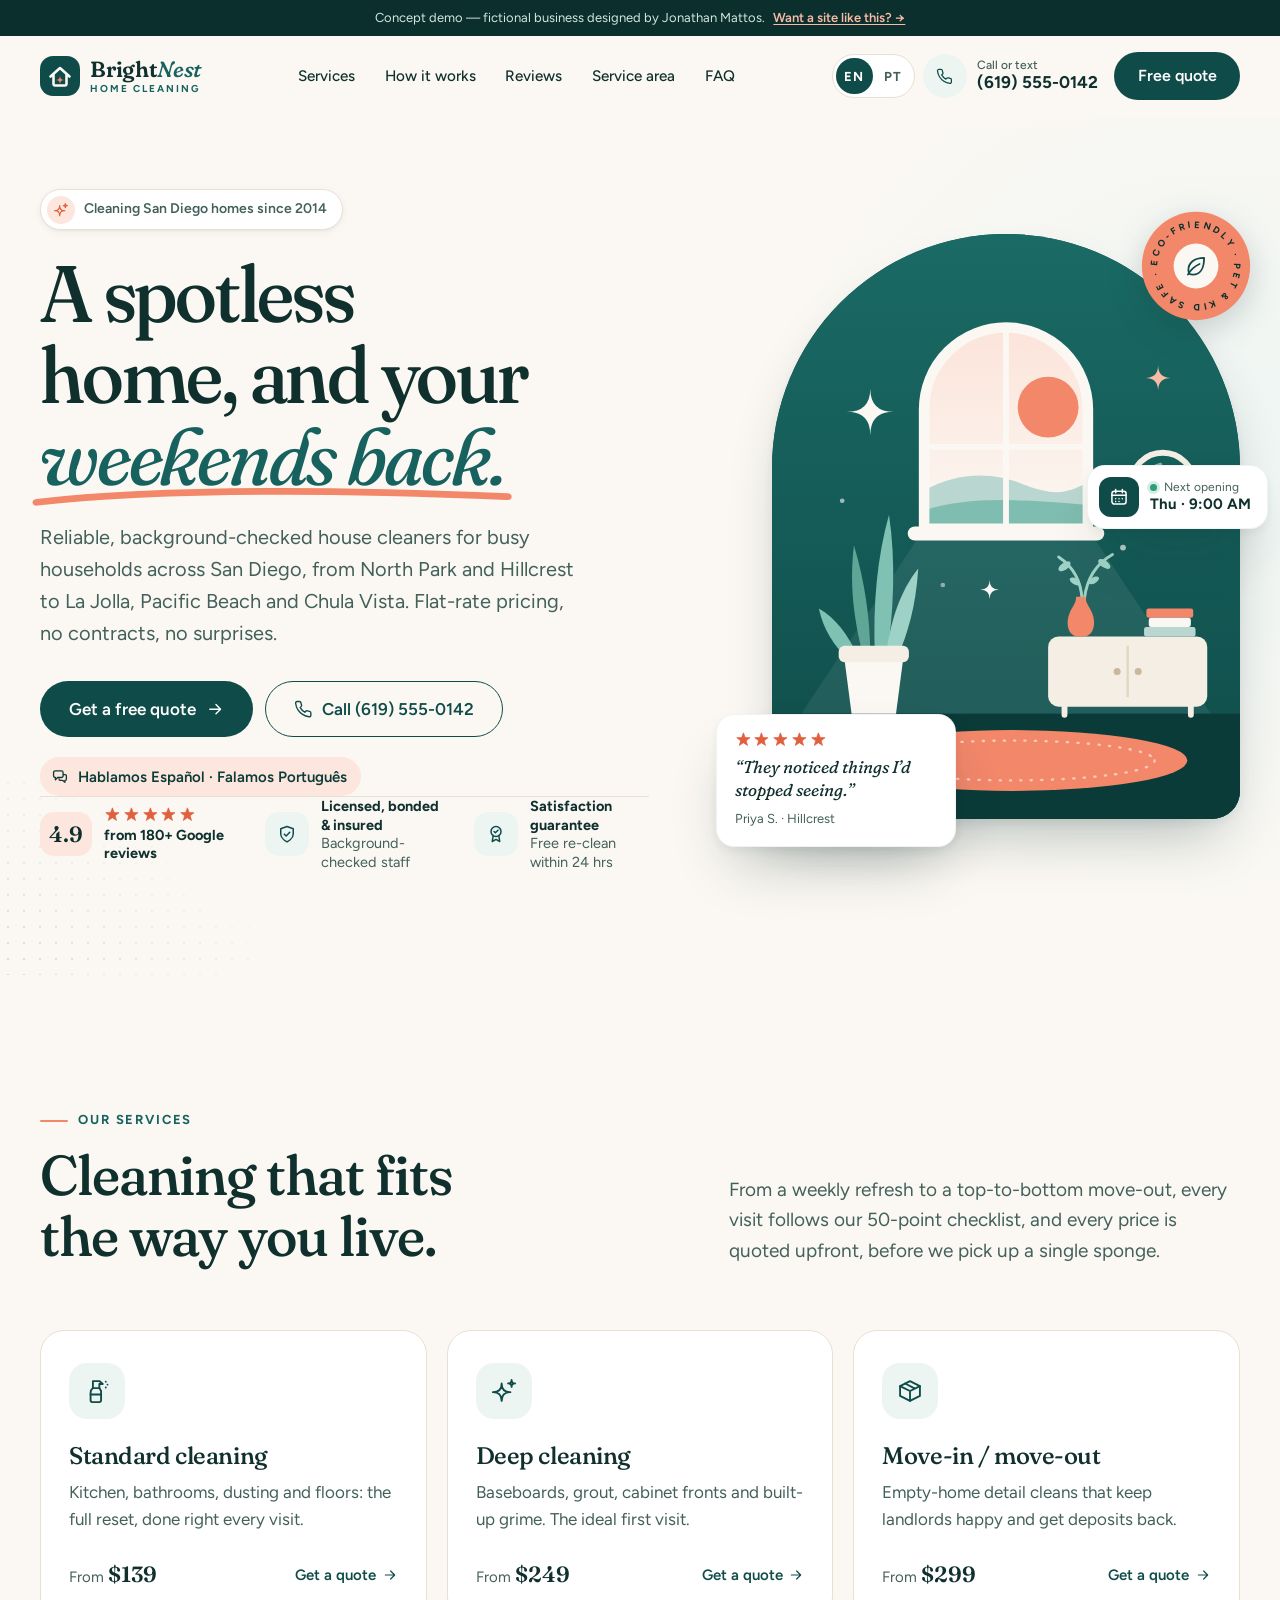
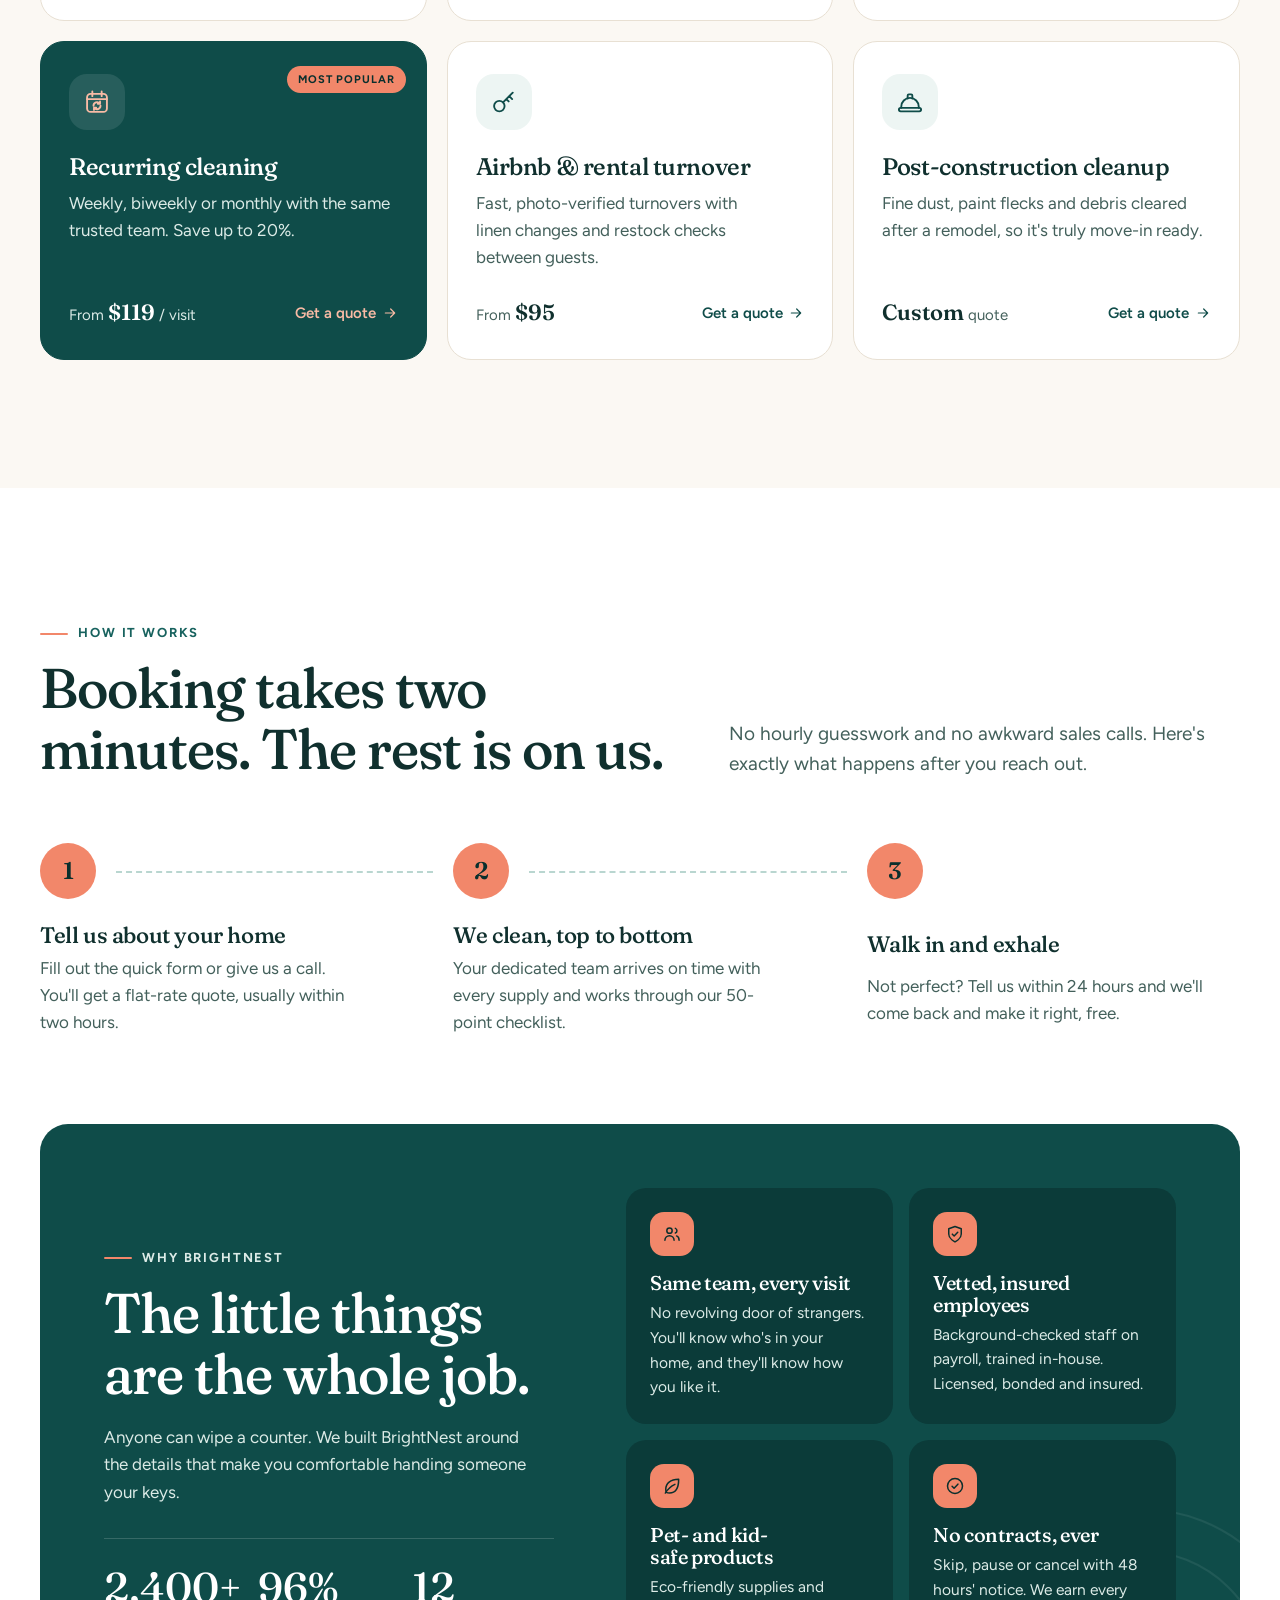
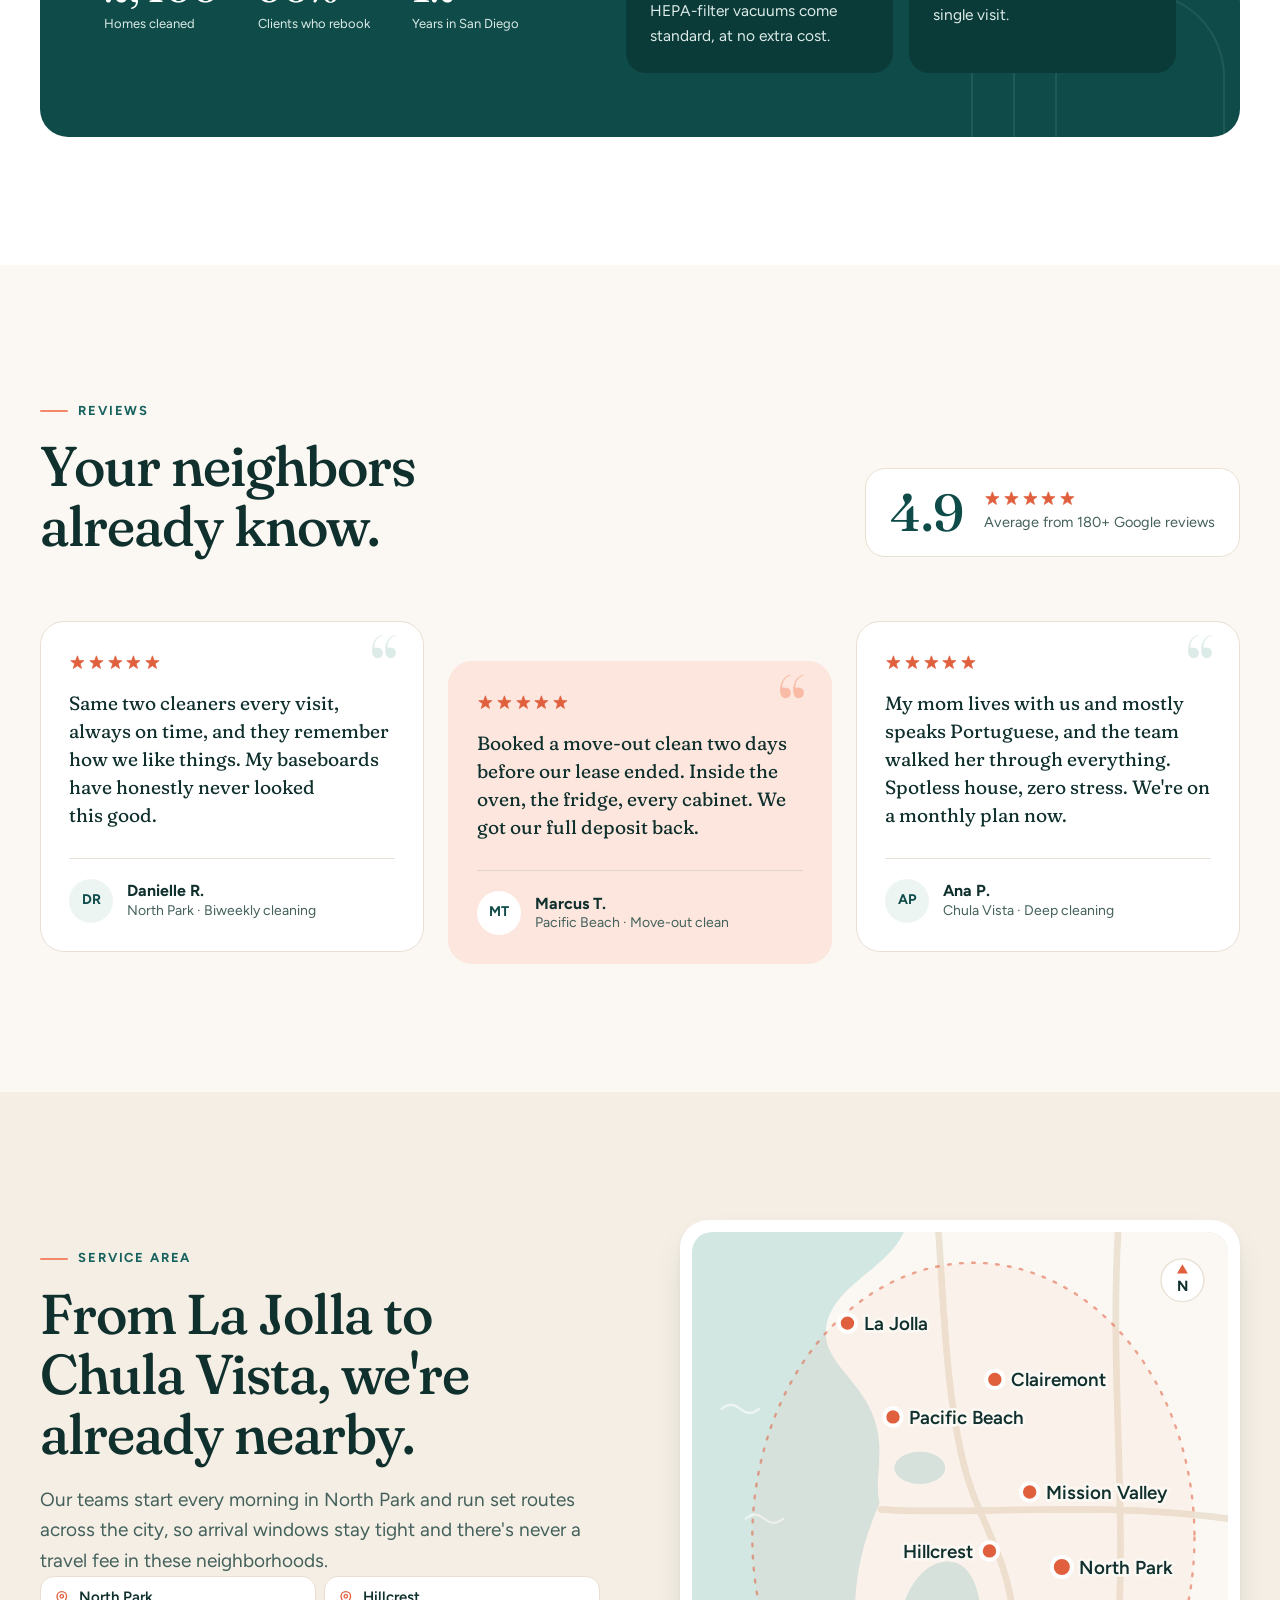
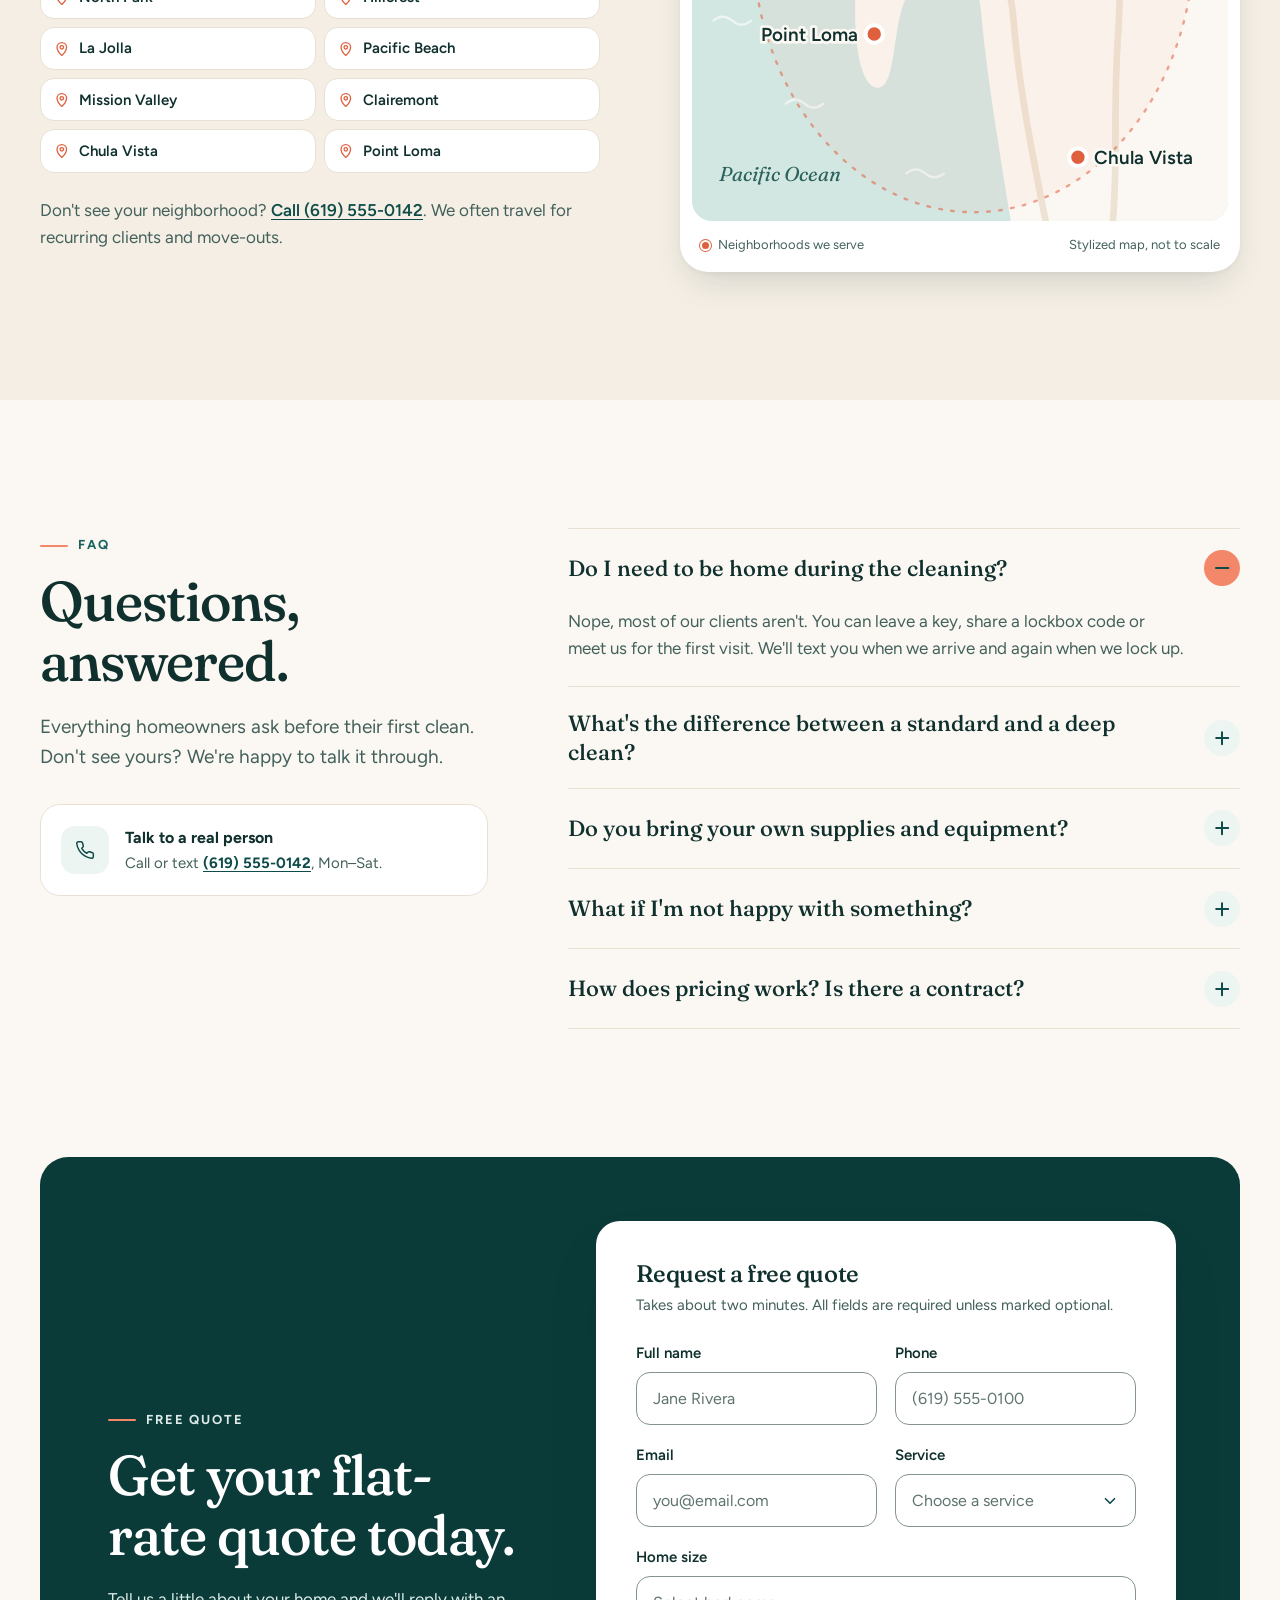
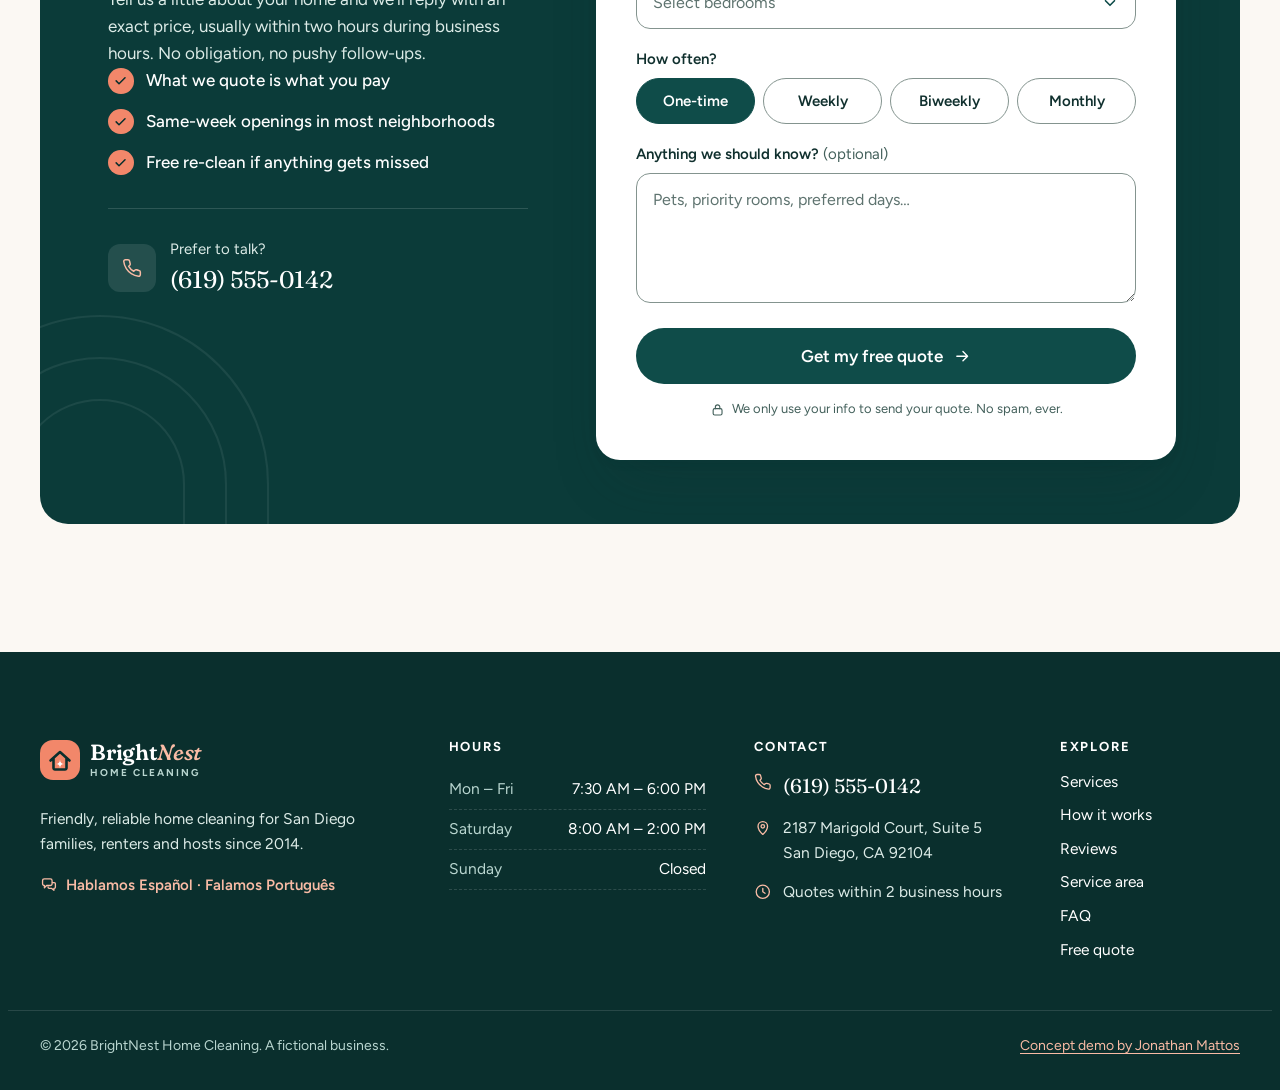
<file: demos/cleaning/index.html>
<!doctype html>
<html lang="en">
<head>
  <meta charset="utf-8">
  <meta name="viewport" content="width=device-width, initial-scale=1, viewport-fit=cover">
  <title data-i18n="meta.title">BrightNest Home Cleaning | House Cleaning in San Diego, CA</title>
  <meta name="description" content="Licensed, bonded and insured house cleaning in San Diego. Standard, deep, move-in/move-out, recurring, Airbnb turnover and post-construction cleaning. Get a free flat-rate quote." data-i18n-attr="content:meta.description">
  <meta name="robots" content="noindex">
  <meta name="theme-color" content="#0A2F2D">
  <meta name="color-scheme" content="light">
  <link rel="icon" href="data:image/svg+xml,%3Csvg xmlns='http://www.w3.org/2000/svg' viewBox='0 0 40 40'%3E%3Crect width='40' height='40' rx='13' fill='%230F4C49'/%3E%3Cpath d='M10.5 20.5 20 12l9.5 8.5' fill='none' stroke='%23FBF8F3' stroke-width='2.6' stroke-linecap='round' stroke-linejoin='round'/%3E%3Cpath d='M20 19.6Q20 24 24.4 24 20 24 20 28.4 20 24 15.6 24 20 24 20 19.6Z' fill='%23F2876A'/%3E%3C/svg%3E">
  <link rel="preconnect" href="https://fonts.googleapis.com">
  <link rel="preconnect" href="https://fonts.gstatic.com" crossorigin>
  <link rel="stylesheet" href="https://fonts.googleapis.com/css2?family=Figtree:wght@400;500;600;700&amp;display=swap">
  <link rel="stylesheet" href="https://fonts.googleapis.com/css2?family=Fraunces:ital,opsz,wght,SOFT@0,9..144,400..700,0..100;1,9..144,400..700,0..100&amp;display=swap">
  <script>document.documentElement.classList.add('js');</script>
  <style>
    /* =====================================================================
       BrightNest Home Cleaning: concept demo
       Re-skin for a client by editing the tokens in :root.
       ===================================================================== */

    :root {
      /* Palette */
      --paper: #FBF8F3;
      --sand: #F4EEE4;
      --surface: #FFFFFF;
      --line: #E8E0D3;
      --field-border: #84948F;   /* 3:1 against white for form controls */
      --ink: #10302E;
      --ink-soft: #43605B;
      --placeholder: #5E736F;
      --teal-950: #0A2F2D;
      --teal-900: #0B3B39;
      --teal-800: #0F4C49;
      --teal-700: #17625E;
      --teal-200: #B9D6D0;
      --teal-100: #DCEBE7;
      --teal-50:  #EDF5F3;
      --coral: #F2876A;
      --coral-strong: #EC7351;
      --coral-deep: #E0603E;
      --coral-light: #F9BBA5;
      --coral-soft: #FCE6DD;
      --star: #E0603E;
      --error: #B42318;
      --focus: var(--teal-700);

      /* Type */
      --font-display: "Fraunces", Georgia, "Times New Roman", serif;
      --font-body: "Figtree", system-ui, -apple-system, "Segoe UI", Roboto, Arial, sans-serif;

      /* Shape & depth */
      --r-sm: 12px;
      --r-md: 20px;
      --r-lg: 28px;
      --shadow-sm: 0 1px 2px rgb(16 48 46 / .06), 0 2px 8px rgb(16 48 46 / .05);
      --shadow-md: 0 2px 4px rgb(16 48 46 / .04), 0 16px 36px -12px rgb(16 48 46 / .18);
      --shadow-lg: 0 4px 10px rgb(16 48 46 / .06), 0 30px 60px -20px rgb(16 48 46 / .32);

      /* Layout */
      --maxw: 1200px;
      --gutter: clamp(1rem, 4vw, 2rem);
      --section-y: clamp(4.5rem, 10vw, 8rem);
      --banner-h: 36px;
      --header-h: 80px;
      --callbar-h: 4.75rem;
    }

    /* ---------- Base ---------- */
    *, *::before, *::after { box-sizing: border-box; }
    [hidden] { display: none !important; }

    html {
      -webkit-text-size-adjust: 100%;
      text-size-adjust: 100%;
      scroll-behavior: smooth;
      scroll-padding-top: 4.5rem;
      scroll-padding-bottom: 6rem;
    }

    body {
      margin: 0;
      background: var(--paper);
      color: var(--ink);
      font-family: var(--font-body);
      font-size: 1.0625rem;
      line-height: 1.6;
      -webkit-font-smoothing: antialiased;
      -moz-osx-font-smoothing: grayscale;
    }

    h1, h2, h3 {
      margin: 0;
      font-family: var(--font-display);
      font-weight: 500;
      line-height: 1.08;
      letter-spacing: -.018em;
      font-variation-settings: "SOFT" 50;
      text-wrap: balance;
    }
    p { margin: 0; text-wrap: pretty; }
    a { color: inherit; }
    svg { display: block; flex-shrink: 0; }
    ul[role="list"], ol[role="list"] { list-style: none; margin: 0; padding: 0; }
    button, input, select, textarea { font: inherit; color: inherit; }

    :focus-visible { outline: 3px solid var(--focus); outline-offset: 3px; }
    .on-dark, .demo-banner, .callbar { --focus: var(--coral-light); }
    main:focus { outline: none; }

    .sr-only {
      position: absolute !important;
      width: 1px; height: 1px;
      padding: 0; margin: -1px;
      overflow: hidden;
      clip: rect(0 0 0 0);
      white-space: nowrap;
      border: 0;
    }

    .skip-link {
      position: absolute;
      left: 1rem; top: -100px;
      z-index: 100;
      padding: .75rem 1.1rem;
      border-radius: var(--r-sm);
      background: var(--teal-900);
      color: #fff;
      font-weight: 600;
      text-decoration: none;
    }
    .skip-link:focus { top: 1rem; }

    .icon {
      width: 1.25rem; height: 1.25rem;
      fill: none;
      stroke: currentColor;
      stroke-width: 1.8;
      stroke-linecap: round;
      stroke-linejoin: round;
    }

    .container {
      width: 100%;
      max-width: calc(var(--maxw) + 2 * var(--gutter));
      margin-inline: auto;
      padding-inline: var(--gutter);
    }

    .section { padding-block: var(--section-y); }

    /* ---------- Shared type ---------- */
    .eyebrow {
      display: inline-flex;
      align-items: center;
      gap: .65rem;
      font-size: .8125rem;
      font-weight: 700;
      letter-spacing: .14em;
      text-transform: uppercase;
      color: var(--teal-700);
    }
    .eyebrow::before {
      content: "";
      width: 1.75rem; height: 2px;
      border-radius: 2px;
      background: var(--coral);
    }
    .eyebrow--light { color: var(--coral-light); }

    .h2 { font-size: clamp(2.125rem, 1.35rem + 3vw, 3.5rem); }

    .lede {
      max-width: 36rem;
      color: var(--ink-soft);
      font-size: clamp(1.0625rem, 1rem + .3vw, 1.1875rem);
    }

    .section-head {
      display: grid;
      gap: 1.25rem;
      margin-bottom: clamp(2.5rem, 5vw, 4rem);
    }
    .section-head .h2 { margin-top: .9rem; }

    @media (min-width: 900px) {
      .section-head--split {
        grid-template-columns: minmax(0, 1.1fr) minmax(0, .9fr);
        align-items: end;
        gap: 4rem;
      }
    }

    /* ---------- Buttons ---------- */
    .btn {
      --btn-bg: var(--teal-800);
      --btn-fg: #fff;
      --btn-bd: transparent;
      display: inline-flex;
      align-items: center;
      justify-content: center;
      gap: .6rem;
      min-height: 3rem;
      padding: .8rem 1.4rem;
      border: 1.5px solid var(--btn-bd);
      border-radius: 999px;
      background: var(--btn-bg);
      color: var(--btn-fg);
      font-size: 1rem;
      font-weight: 600;
      line-height: 1.2;
      text-decoration: none;
      white-space: nowrap;
      cursor: pointer;
      transition: background-color .2s, color .2s, border-color .2s, transform .2s, box-shadow .2s;
    }
    .btn:hover { transform: translateY(-1px); }
    .btn:active { transform: translateY(0); }
    .btn .icon { width: 1.15rem; height: 1.15rem; }
    .btn .icon-arrow { transition: transform .2s; }
    .btn:hover .icon-arrow { transform: translateX(3px); }

    .btn-primary:hover { --btn-bg: var(--teal-900); box-shadow: 0 12px 24px -12px rgb(15 76 73 / .7); }
    .btn-outline { --btn-bg: transparent; --btn-fg: var(--teal-800); --btn-bd: var(--teal-800); }
    .btn-outline:hover { --btn-bg: var(--teal-50); }
    .btn-accent { --btn-bg: var(--coral); --btn-fg: var(--teal-950); }
    .btn-accent:hover { --btn-bg: var(--coral-strong); }
    .btn-outline-light { --btn-bg: transparent; --btn-fg: #fff; --btn-bd: rgb(255 255 255 / .55); }
    .btn-outline-light:hover { --btn-bg: rgb(255 255 255 / .08); --btn-bd: #fff; }
    .btn-lg { min-height: 3.5rem; padding: 1rem 1.75rem; font-size: 1.0625rem; }
    .btn-block { width: 100%; }

    /* ---------- Stars ---------- */
    .stars { display: flex; gap: 2px; color: var(--star); }
    .stars svg { width: 1.05rem; height: 1.05rem; }

    /* =====================================================================
       1. Demo banner
       ===================================================================== */
    .demo-banner {
      position: sticky;
      top: 0;
      z-index: 60;
      padding: .45rem var(--gutter);
      background: var(--teal-950);
      color: #D3E6E2;
      font-size: .75rem;
      line-height: 1.4;
      text-align: center;
    }
    .demo-banner a {
      margin-left: .35rem;
      color: var(--coral-light);
      font-weight: 600;
      text-underline-offset: 2px;
      white-space: nowrap;
    }
    .demo-banner a:hover { color: #fff; }

    @media (min-width: 768px) {
      .demo-banner {
        display: flex;
        align-items: center;
        justify-content: center;
        height: var(--banner-h);
        padding-block: 0;
        font-size: .8125rem;
      }
    }

    /* =====================================================================
       2. Header
       ===================================================================== */
    .site-header {
      position: relative;
      z-index: 50;
      background: var(--paper);
      border-bottom: 1px solid transparent;
      transition: border-color .25s, box-shadow .25s;
    }
    .header-inner {
      display: flex;
      align-items: center;
      gap: .75rem;
      min-height: 4.25rem;
    }

    .brand {
      display: inline-flex;
      align-items: center;
      gap: .65rem;
      margin-right: auto;
      color: var(--ink);
      text-decoration: none;
      border-radius: var(--r-sm);
    }
    .brand-mark { width: 40px; height: 40px; }
    .brand-name { display: flex; flex-direction: column; line-height: 1; }
    .brand-name strong {
      font-family: var(--font-display);
      font-size: 1.375rem;
      font-weight: 600;
      letter-spacing: -.015em;
      font-variation-settings: "SOFT" 100;
    }
    .brand-name strong em { font-weight: 500; color: var(--teal-700); }
    .brand-name > span {
      margin-top: .3rem;
      font-size: .625rem;
      font-weight: 700;
      letter-spacing: .2em;
      text-transform: uppercase;
      color: var(--teal-700);
    }

    .nav-list { display: flex; gap: .25rem; }
    .nav-list a:not(.btn) {
      display: block;
      padding: .5rem .8rem;
      border-radius: 999px;
      color: var(--ink);
      font-size: .95rem;
      font-weight: 500;
      text-decoration: none;
      transition: background-color .2s;
    }
    .nav-list a:not(.btn):hover { background: var(--teal-50); }

    .header-actions { display: flex; align-items: center; gap: .5rem; }

    .header-call {
      display: inline-flex;
      align-items: center;
      gap: .5rem;
      min-height: 2.75rem;
      padding: .35rem 1rem .35rem .4rem;
      border-radius: 999px;
      background: var(--teal-800);
      color: #fff;
      font-weight: 600;
      text-decoration: none;
    }
    .header-call__icon {
      display: grid;
      place-items: center;
      width: 2rem; height: 2rem;
      border-radius: 50%;
      background: rgb(255 255 255 / .14);
      transition: background-color .2s;
    }
    .header-call__icon .icon { width: 1.05rem; height: 1.05rem; }
    .header-call__text { display: none; flex-direction: column; line-height: 1.15; }
    .header-call__text small { font-size: .75rem; font-weight: 500; color: var(--ink-soft); }
    .header-quote { display: none; }

    .menu-toggle {
      display: inline-grid;
      place-items: center;
      width: 2.75rem; height: 2.75rem;
      padding: 0;
      border: 1.5px solid var(--line);
      border-radius: 50%;
      background: var(--surface);
      color: var(--ink);
      cursor: pointer;
    }
    .menu-toggle .icon-close { display: none; }
    .menu-toggle[aria-expanded="true"] .icon-open { display: none; }
    .menu-toggle[aria-expanded="true"] .icon-close { display: block; }

    @media (max-width: 359.98px) {
      .header-call { padding: .35rem; }
      .header-call__short { display: none; }
    }

    /* Mobile / tablet menu panel */
    @media (max-width: 1023.98px) {
      .js .site-nav {
        position: absolute;
        top: calc(100% + .5rem);
        left: var(--gutter);
        right: var(--gutter);
        z-index: 55;
        padding: .5rem;
        border: 1px solid var(--line);
        border-radius: var(--r-md);
        background: var(--surface);
        box-shadow: var(--shadow-lg);
        visibility: hidden;
        opacity: 0;
        transform: translateY(-6px);
        transition: opacity .2s, transform .2s, visibility 0s .2s;
      }
      .js .site-nav.is-open {
        visibility: visible;
        opacity: 1;
        transform: none;
        transition: opacity .2s, transform .2s;
      }
      .nav-list { display: grid; gap: .125rem; }
      .nav-list a:not(.btn) { padding: .85rem 1rem; border-radius: var(--r-sm); font-size: 1.0625rem; }
      .nav-cta { padding: .5rem .25rem .25rem; }
    }

    /* Without JS: show the nav as a wrapping row */
    html:not(.js) .menu-toggle { display: none; }
    @media (max-width: 1023.98px) {
      html:not(.js) .header-inner { flex-wrap: wrap; padding-bottom: .5rem; }
      html:not(.js) .site-nav { order: 5; width: 100%; }
      html:not(.js) .nav-list { display: flex; flex-wrap: wrap; }
      html:not(.js) .nav-cta { display: none; }
    }

    @media (min-width: 1024px) {
      .site-header { position: sticky; top: var(--banner-h); }
      .site-header.is-scrolled {
        border-bottom-color: var(--line);
        box-shadow: 0 12px 30px -24px rgb(16 48 46 / .5);
      }
      .header-inner { min-height: var(--header-h); gap: 1rem; }
      .brand { margin-right: 0; }
      .site-nav { margin-inline: auto; }
      .nav-cta { display: none; }
      .menu-toggle { display: none; }
      .header-quote { display: inline-flex; }
      .header-call { padding: 0; gap: .65rem; background: transparent; color: var(--ink); }
      .header-call__icon { width: 2.75rem; height: 2.75rem; background: var(--teal-50); color: var(--teal-800); }
      .header-call:hover .header-call__icon { background: var(--teal-100); }
      .header-call__short { display: none; }
    }
    @media (min-width: 1200px) {
      .header-call__text { display: flex; }
      .header-call { padding-right: .5rem; }
    }

    /* Language switch (EN | PT): header from 520px up, inside the menu below */
    .lang-switch {
      display: inline-flex;
      align-items: center;
      gap: 2px;
      flex: none;
      padding: 3px;
      border: 1px solid var(--line);
      border-radius: 999px;
      background: var(--surface);
    }
    .lang-switch button {
      min-width: 2.25rem;
      min-height: 2.25rem;
      padding: 0 .55rem;
      border: 0;
      border-radius: 999px;
      background: transparent;
      color: var(--ink-soft);
      font-size: .8125rem;
      font-weight: 700;
      letter-spacing: .06em;
      line-height: 1;
      cursor: pointer;
      transition: background-color .2s, color .2s;
    }
    .lang-switch button:hover { background: var(--teal-50); color: var(--ink); }
    .lang-switch button[aria-pressed="true"] { background: var(--teal-800); color: #fff; cursor: default; }
    .lang-switch button:focus-visible { outline-offset: 2px; }
    .lang-switch--header,
    .nav-lang { display: none; }
    @media (min-width: 520px) {
      .js .lang-switch--header { display: inline-flex; }
    }
    @media (max-width: 519.98px) {
      .js .nav-lang {
        display: flex;
        align-items: center;
        justify-content: space-between;
        gap: 1rem;
        margin-top: .25rem;
        padding: .75rem .25rem .25rem 1rem;
        border-top: 1px solid var(--line);
        color: var(--ink-soft);
        font-size: .9375rem;
        font-weight: 600;
      }
    }
    /* Slightly tighter nav on small desktops to make room for the switch */
    @media (min-width: 1024px) and (max-width: 1279.98px) {
      .nav-list a:not(.btn) { padding-inline: .6rem; }
    }
    /* Portuguese runs longer: icon-only call button on narrow phones, buttons may wrap */
    @media (max-width: 389.98px) {
      html[lang="pt-BR"] .header-call { padding: .35rem; }
      html[lang="pt-BR"] .header-call__short { display: none; }
    }
    html[lang="pt-BR"] .btn { white-space: normal; text-align: center; }

    /* =====================================================================
       3. Hero
       ===================================================================== */
    .hero {
      position: relative;
      overflow: hidden;
      padding-block: clamp(2.5rem, 6vw, 4.5rem) clamp(4rem, 8vw, 6.5rem);
    }
    .hero::before {
      content: "";
      position: absolute;
      z-index: 0;
      top: -12%;
      right: -30%;
      width: min(120vw, 900px);
      aspect-ratio: 1;
      border-radius: 50%;
      background: radial-gradient(closest-side, var(--teal-50), rgb(237 245 243 / 0));
      pointer-events: none;
    }
    .hero::after {
      content: "";
      position: absolute;
      z-index: 0;
      left: 0; bottom: 0;
      width: 260px; height: 200px;
      background-image: radial-gradient(var(--teal-200) 1.2px, transparent 1.6px);
      background-size: 16px 16px;
      -webkit-mask-image: linear-gradient(to top right, #000, transparent 70%);
      mask-image: linear-gradient(to top right, #000, transparent 70%);
      opacity: .7;
      pointer-events: none;
      display: none;
    }

    .hero-grid {
      position: relative;
      z-index: 1;
      display: grid;
      gap: 3rem;
      align-items: center;
    }

    .hero-kicker {
      display: inline-flex;
      align-items: center;
      gap: .55rem;
      padding: .35rem .95rem .35rem .4rem;
      border: 1px solid var(--line);
      border-radius: 999px;
      background: var(--surface);
      box-shadow: var(--shadow-sm);
      color: var(--ink-soft);
      font-size: .875rem;
      font-weight: 600;
    }
    .hero-kicker__icon {
      display: grid;
      place-items: center;
      width: 1.75rem; height: 1.75rem;
      border-radius: 50%;
      background: var(--coral-soft);
      color: var(--coral-deep);
    }
    .hero-kicker__icon .icon { width: 1rem; height: 1rem; }

    .hero h1 {
      margin-top: 1.4rem;
      font-size: clamp(2.5rem, 1.55rem + 4.6vw, 5rem);
      line-height: 1.02;
      letter-spacing: -.028em;
    }
    .hero h1 em {
      position: relative;
      display: inline-block;
      font-weight: 450;
      color: var(--teal-700);
      white-space: nowrap;
    }
    .swash {
      position: absolute;
      left: -2%;
      bottom: -.16em;
      width: 104%;
      height: .34em;
      color: var(--coral);
      pointer-events: none;
    }

    .hero-sub {
      max-width: 34rem;
      margin-top: 1.5rem;
      color: var(--ink-soft);
      font-size: clamp(1.0625rem, 1rem + .4vw, 1.25rem);
    }

    .hero-ctas { display: grid; gap: .75rem; margin-top: 2rem; }

    .langs {
      display: inline-flex;
      align-items: center;
      gap: .55rem;
      font-size: .9375rem;
      font-weight: 600;
    }
    .hero .langs {
      margin-top: 1.25rem;
      padding: .45rem .9rem .45rem .7rem;
      border-radius: 999px;
      background: var(--coral-soft);
      color: var(--teal-900);
    }
    .langs .icon { width: 1.1rem; height: 1.1rem; }

    .trust-row {
      display: grid;
      grid-template-columns: repeat(2, minmax(0, 1fr));
      gap: 1.25rem 1.25rem;
      margin-top: 2.25rem;
      padding-top: 1.75rem;
      border-top: 1px solid var(--line);
    }
    .trust-item {
      display: flex;
      align-items: center;
      gap: .75rem;
      font-size: .9063rem;
      line-height: 1.3;
      color: var(--ink-soft);
    }
    .trust-item strong { display: block; color: var(--ink); font-weight: 700; }
    .trust-item--rating { grid-column: 1 / -1; }
    .trust-icon, .trust-score {
      display: grid;
      place-items: center;
      flex: none;
      width: 2.75rem; height: 2.75rem;
      border-radius: 14px;
      background: var(--teal-50);
      color: var(--teal-800);
    }
    .trust-score {
      width: 3.25rem;
      background: var(--coral-soft);
      color: var(--teal-950);
      font-family: var(--font-display);
      font-size: 1.375rem;
      font-weight: 600;
    }
    .trust-item .stars { margin-bottom: .2rem; }

    /* Hero illustration */
    .hero-visual {
      position: relative;
      width: 100%;
      max-width: 440px;
      margin-inline: auto;
      padding: 1.25rem 1rem 1.75rem;
    }
    .arch {
      position: relative;
      aspect-ratio: 4 / 5;
      overflow: hidden;
      border-radius: 50% 50% var(--r-lg) var(--r-lg) / 40% 40% var(--r-lg) var(--r-lg);
      background: var(--teal-800);
      box-shadow: var(--shadow-lg);
    }
    .arch-scene { width: 100%; height: 100%; }

    .sticker {
      position: absolute;
      top: 0; right: 0;
      z-index: 2;
      width: clamp(84px, 24vw, 112px);
      aspect-ratio: 1;
      filter: drop-shadow(0 10px 16px rgb(16 48 46 / .2));
    }
    .sticker-ring { transform-origin: 60px 60px; animation: spin 32s linear infinite; }

    .float-card {
      position: absolute;
      z-index: 2;
      border: 1px solid rgb(16 48 46 / .06);
      border-radius: 18px;
      background: var(--surface);
      box-shadow: var(--shadow-lg);
    }
    .float-card--review {
      left: 0; bottom: 0;
      width: min(15rem, 74%);
      padding: 1rem 1.1rem;
    }
    .float-quote {
      margin-top: .5rem;
      font-family: var(--font-display);
      font-size: 1.0625rem;
      font-style: italic;
      line-height: 1.35;
      font-variation-settings: "SOFT" 100;
    }
    .float-meta { margin-top: .45rem; font-size: .8125rem; color: var(--ink-soft); }
    .float-card--slot {
      right: 0; top: 40%;
      display: flex;
      align-items: center;
      gap: .7rem;
      padding: .7rem 1rem .7rem .7rem;
    }
    .slot-icon {
      display: grid;
      place-items: center;
      width: 2.5rem; height: 2.5rem;
      border-radius: 12px;
      background: var(--teal-800);
      color: #fff;
    }
    .slot-text { display: flex; flex-direction: column; line-height: 1.25; }
    .slot-text span { display: inline-flex; align-items: center; gap: .4rem; font-size: .75rem; color: var(--ink-soft); }
    .slot-text span::before {
      content: "";
      width: .45rem; height: .45rem;
      border-radius: 50%;
      background: #2E9E7A;
      box-shadow: 0 0 0 3px rgb(46 158 122 / .2);
    }
    .slot-text strong { font-size: .9375rem; }

    .twinkle { transform-box: fill-box; transform-origin: center; animation: twinkle 3.6s ease-in-out infinite; }
    .twinkle--2 { animation-delay: -1.2s; }
    .twinkle--3 { animation-delay: -2.4s; }

    @keyframes twinkle { 0%, 100% { opacity: 1; transform: scale(1); } 50% { opacity: .35; transform: scale(.7); } }
    @keyframes spin { to { transform: rotate(360deg); } }
    @keyframes pulse { 0% { opacity: .8; transform: scale(1); } 100% { opacity: 0; transform: scale(3); } }

    @media (min-width: 520px) {
      .hero-ctas { display: flex; flex-wrap: wrap; }
    }
    @media (min-width: 640px) {
      .trust-row { grid-template-columns: repeat(3, auto); justify-content: start; gap: 1.25rem 2rem; }
      .trust-item--rating { grid-column: auto; }
    }
    @media (min-width: 1024px) {
      .hero::after { display: block; }
      .hero-grid { grid-template-columns: minmax(0, 1.08fr) minmax(0, .92fr); gap: 4.5rem; }
      .hero-visual { max-width: 500px; margin-right: 0; padding: 2rem 0 2.5rem 2rem; }
      .float-card--review { left: -1.5rem; bottom: .75rem; }
      .float-card--slot { right: -1.75rem; }
      .sticker { top: .5rem; right: -.75rem; }
    }

    /* =====================================================================
       4. Services
       ===================================================================== */
    .service-grid { display: grid; gap: 1rem; }

    .service-card {
      position: relative;
      display: flex;
      flex-direction: column;
      padding: 1.75rem 1.5rem 1.5rem;
      border: 1px solid var(--line);
      border-radius: 24px;
      background: var(--surface);
      transition: transform .25s, box-shadow .25s, border-color .25s;
    }
    .service-card:hover { transform: translateY(-4px); border-color: transparent; box-shadow: var(--shadow-md); }
    /* The whole card is the click target, so draw focus around the card */
    @supports selector(:has(*)) {
      .service-link:focus-visible { outline: none; }
      .service-card:has(.service-link:focus-visible) { outline: 3px solid var(--focus); outline-offset: 3px; }
    }

    .service-icon {
      display: grid;
      place-items: center;
      width: 3.5rem; height: 3.5rem;
      margin-bottom: 1.5rem;
      border-radius: 18px;
      background: var(--teal-50);
      color: var(--teal-800);
    }
    .service-icon .icon { width: 1.75rem; height: 1.75rem; stroke-width: 1.6; }
    .service-card h3 { font-size: 1.5rem; }
    .service-card p { margin-top: .6rem; color: var(--ink-soft); }

    .service-foot {
      display: flex;
      flex-wrap: wrap;
      align-items: center;
      justify-content: space-between;
      gap: .5rem 1rem;
      margin-top: auto;
      padding-top: 1.5rem;
    }
    .price { color: var(--ink-soft); font-size: .9375rem; }
    .price strong { font-family: var(--font-display); font-size: 1.375rem; font-weight: 600; color: var(--ink); }
    .service-link {
      display: inline-flex;
      align-items: center;
      gap: .35rem;
      padding: .35rem 0;
      color: var(--teal-800);
      font-size: .9375rem;
      font-weight: 600;
      text-decoration: none;
    }
    .service-link::after { content: ""; position: absolute; inset: 0; border-radius: inherit; }
    .service-link .icon { width: 1rem; height: 1rem; transition: transform .2s; }
    .service-card:hover .service-link .icon { transform: translateX(3px); }

    .service-card--featured { border-color: var(--teal-800); background: var(--teal-800); color: #fff; }
    .service-card--featured:hover { border-color: var(--teal-800); }
    .service-card--featured h3,
    .service-card--featured .price strong { color: #fff; }
    .service-card--featured p,
    .service-card--featured .price { color: var(--teal-100); }
    .service-card--featured .service-icon { background: rgb(255 255 255 / .1); color: var(--coral-light); }
    .service-card--featured .service-link { color: var(--coral-light); }
    .badge {
      position: absolute;
      top: 1.5rem; right: 1.25rem;
      padding: .3rem .7rem;
      border-radius: 999px;
      background: var(--coral);
      color: var(--teal-950);
      font-size: .6875rem;
      font-weight: 700;
      letter-spacing: .08em;
      text-transform: uppercase;
    }

    @media (min-width: 640px) {
      .service-grid { grid-template-columns: repeat(2, minmax(0, 1fr)); gap: 1.25rem; }
      .service-card { padding: 2rem 1.75rem 1.75rem; }
    }
    @media (min-width: 1024px) {
      .service-grid { grid-template-columns: repeat(3, minmax(0, 1fr)); }
    }

    /* =====================================================================
       5. How it works + Why us
       ===================================================================== */
    .how { background: var(--surface); padding-bottom: clamp(3.5rem, 7vw, 5.5rem); }

    .steps { display: grid; }
    .step {
      position: relative;
      display: grid;
      grid-template-columns: 3.5rem minmax(0, 1fr);
      column-gap: 1.25rem;
      padding-bottom: 2.25rem;
    }
    .step:last-child { padding-bottom: 0; }
    .step::before {
      content: "";
      position: absolute;
      left: calc(1.75rem - 1px);
      top: 4.25rem;
      bottom: .75rem;
      border-left: 2px dashed var(--teal-200);
    }
    .step:last-child::before { content: none; }
    .step-num {
      grid-row: span 2;
      display: grid;
      place-items: center;
      width: 3.5rem; height: 3.5rem;
      border-radius: 50%;
      background: var(--coral);
      color: var(--teal-950);
      font-family: var(--font-display);
      font-size: 1.5rem;
      font-weight: 600;
    }
    .step h3 { padding-top: .65rem; font-size: 1.4rem; }
    .step p { margin-top: .45rem; color: var(--ink-soft); }

    @media (min-width: 900px) {
      .steps { grid-template-columns: repeat(3, minmax(0, 1fr)); gap: 2.5rem; }
      .step { grid-template-columns: minmax(0, 1fr); padding-bottom: 0; }
      .step::before {
        left: 4.75rem;
        right: -1.25rem;
        top: 1.75rem;
        bottom: auto;
        border-left: 0;
        border-top: 2px dashed var(--teal-200);
      }
      .step-num { grid-row: auto; margin-bottom: 1.5rem; }
      .step h3 { padding-top: 0; }
      .step p { max-width: 21rem; }
    }

    .why { padding-bottom: var(--section-y); background: var(--surface); }
    .why-panel {
      position: relative;
      overflow: hidden;
      padding: clamp(1.75rem, 5vw, 4.5rem);
      border-radius: var(--r-lg);
      background: var(--teal-800);
      color: #fff;
    }
    .panel-deco {
      position: absolute;
      width: 420px; height: 420px;
      color: rgb(255 255 255 / .07);
      pointer-events: none;
    }
    .why-panel .panel-deco { right: -110px; bottom: -150px; }
    .why-grid { position: relative; display: grid; gap: 2.5rem; }
    .why-intro .h2 { margin-top: .9rem; color: #fff; }
    .why-intro > p { margin-top: 1.25rem; max-width: 30rem; color: var(--teal-100); }

    .stats {
      display: grid;
      grid-template-columns: repeat(3, minmax(0, 1fr));
      gap: .75rem;
      margin: 2rem 0 0;
      padding-top: 1.75rem;
      border-top: 1px solid rgb(255 255 255 / .16);
    }
    .stats div { display: flex; flex-direction: column-reverse; }
    .stats dd {
      margin: 0;
      font-family: var(--font-display);
      font-size: clamp(1.5rem, 1rem + 2.4vw, 2.6rem);
      font-weight: 500;
      line-height: 1;
      color: #fff;
    }
    .stats dt { margin-top: .5rem; font-size: .8125rem; line-height: 1.3; color: var(--teal-100); }

    .why-list { display: grid; gap: 1rem; }
    .why-item {
      padding: 1.5rem;
      border-radius: var(--r-md);
      background: var(--teal-900);
    }
    .why-icon {
      display: grid;
      place-items: center;
      width: 2.75rem; height: 2.75rem;
      margin-bottom: 1rem;
      border-radius: 14px;
      background: var(--coral);
      color: var(--teal-950);
    }
    .why-item h3 { font-size: 1.25rem; color: #fff; }
    .why-item p { margin-top: .45rem; font-size: .9688rem; color: var(--teal-100); }

    @media (min-width: 640px) {
      .why-list { grid-template-columns: repeat(2, minmax(0, 1fr)); }
    }
    @media (min-width: 1024px) {
      .why-grid { grid-template-columns: minmax(0, .9fr) minmax(0, 1.1fr); gap: 4.5rem; align-items: center; }
    }

    /* =====================================================================
       6. Reviews
       ===================================================================== */
    .rating-summary {
      display: flex;
      align-items: center;
      gap: 1.25rem;
      justify-self: start;
      padding: 1.1rem 1.5rem;
      border: 1px solid var(--line);
      border-radius: var(--r-md);
      background: var(--surface);
    }
    .rating-score {
      font-family: var(--font-display);
      font-size: 3.25rem;
      font-weight: 500;
      line-height: 1;
      color: var(--teal-800);
    }
    .rating-summary p:last-child { margin-top: .3rem; font-size: .9063rem; color: var(--ink-soft); }

    .review-grid { display: grid; gap: 1.25rem; }
    .review-card {
      position: relative;
      display: flex;
      flex-direction: column;
      height: 100%;
      margin: 0;
      padding: 2rem 1.75rem 1.75rem;
      border: 1px solid var(--line);
      border-radius: 24px;
      background: var(--surface);
    }
    .review-card::before {
      content: "\201C";
      position: absolute;
      top: .25rem; right: 1.5rem;
      font-family: var(--font-display);
      font-size: 6rem;
      line-height: 1;
      color: var(--teal-100);
      pointer-events: none;
    }
    .review-card blockquote {
      flex: 1;
      margin: 1.25rem 0 0;
      font-family: var(--font-display);
      font-size: 1.2rem;
      line-height: 1.45;
      font-variation-settings: "SOFT" 100;
    }
    .review-card figcaption {
      display: flex;
      align-items: center;
      gap: .85rem;
      margin-top: 1.75rem;
      padding-top: 1.25rem;
      border-top: 1px solid var(--line);
      font-size: .875rem;
      line-height: 1.35;
      color: var(--ink-soft);
    }
    .review-card figcaption strong { display: block; font-size: 1rem; color: var(--ink); }
    .avatar {
      display: grid;
      place-items: center;
      flex: none;
      width: 2.75rem; height: 2.75rem;
      border-radius: 50%;
      background: var(--teal-50);
      color: var(--teal-800);
      font-size: .875rem;
      font-weight: 700;
    }
    .review-card--accent { border-color: var(--coral-soft); background: var(--coral-soft); }
    .review-card--accent::before { color: var(--coral-light); }
    .review-card--accent figcaption { border-top-color: rgb(16 48 46 / .1); }
    .review-card--accent .avatar { background: var(--surface); }

    @media (min-width: 900px) {
      .rating-summary { justify-self: end; }
      .review-grid { grid-template-columns: repeat(3, minmax(0, 1fr)); gap: 1.5rem; align-items: start; }
      .review-grid > li:nth-child(2) { margin-top: 2.5rem; }
    }

    /* =====================================================================
       7. Service area
       ===================================================================== */
    .area { background: var(--sand); }
    .area-grid { display: grid; gap: 3rem; align-items: center; }
    .area-copy .h2 { margin-top: .9rem; }
    .area-copy .lede { margin-top: 1.25rem; }

    .area-list {
      display: grid;
      grid-template-columns: repeat(2, minmax(0, 1fr));
      gap: .5rem;
      margin-top: 2rem;
    }
    .area-list li {
      display: flex;
      align-items: center;
      gap: .5rem;
      padding: .7rem .75rem;
      border: 1px solid var(--line);
      border-radius: 14px;
      background: var(--surface);
      font-size: .9375rem;
      font-weight: 600;
      line-height: 1.25;
    }
    .area-list .icon { width: 1.1rem; height: 1.1rem; color: var(--coral-deep); }
    .area-note { margin-top: 1.5rem; color: var(--ink-soft); }
    .area-note a { color: var(--teal-800); font-weight: 600; text-underline-offset: 3px; }

    .area-map {
      margin: 0;
      padding: .75rem;
      border-radius: var(--r-lg);
      background: var(--surface);
      box-shadow: var(--shadow-md);
    }
    .map-svg { width: 100%; height: auto; border-radius: calc(var(--r-lg) - .5rem); }
    .map-hq-ring { transform-box: fill-box; transform-origin: center; animation: pulse 2.4s ease-out infinite; }
    .area-map figcaption {
      display: flex;
      flex-wrap: wrap;
      justify-content: space-between;
      gap: .25rem 1rem;
      padding: .85rem .5rem .25rem;
      font-size: .8125rem;
      color: var(--ink-soft);
    }
    .legend-dot { display: inline-flex; align-items: center; gap: .45rem; }
    .legend-dot::before {
      content: "";
      width: .7rem; height: .7rem;
      border: 2px solid #fff;
      border-radius: 50%;
      background: var(--coral-deep);
      box-shadow: 0 0 0 1px var(--coral-deep);
    }

    @media (min-width: 1024px) {
      .area-grid { grid-template-columns: repeat(2, minmax(0, 1fr)); gap: 5rem; }
    }

    /* =====================================================================
       8. FAQ
       ===================================================================== */
    .faq-grid { display: grid; gap: 2.5rem; }
    .faq-intro .h2 { margin-top: .9rem; }
    .faq-intro .lede { margin-top: 1.25rem; }

    .faq-contact {
      display: flex;
      align-items: center;
      gap: 1rem;
      margin-top: 2rem;
      padding: 1.25rem;
      border: 1px solid var(--line);
      border-radius: var(--r-md);
      background: var(--surface);
      font-size: .9375rem;
      color: var(--ink-soft);
    }
    .faq-contact strong { display: block; color: var(--ink); font-size: 1rem; }
    .faq-contact a { color: var(--teal-800); font-weight: 700; text-underline-offset: 3px; }
    .faq-contact .trust-icon { width: 3rem; height: 3rem; }

    .faq-item { border-bottom: 1px solid var(--line); }
    .faq-item:first-child { border-top: 1px solid var(--line); }
    .faq-item summary {
      display: flex;
      align-items: center;
      justify-content: space-between;
      gap: 1.25rem;
      padding: 1.35rem 0;
      font-family: var(--font-display);
      font-size: clamp(1.125rem, 1rem + .5vw, 1.375rem);
      font-weight: 500;
      line-height: 1.3;
      list-style: none;
      cursor: pointer;
    }
    .faq-item summary::-webkit-details-marker { display: none; }
    .faq-item summary::marker { content: ""; }
    .faq-item summary:hover .faq-toggle { background: var(--teal-100); }
    .faq-toggle {
      position: relative;
      flex: none;
      width: 2.25rem; height: 2.25rem;
      border-radius: 50%;
      background: var(--teal-50);
      transition: background-color .2s;
    }
    .faq-toggle::before,
    .faq-toggle::after {
      content: "";
      position: absolute;
      left: 50%; top: 50%;
      width: .85rem; height: 2px;
      border-radius: 2px;
      background: var(--teal-800);
      transform: translate(-50%, -50%);
    }
    .faq-toggle::after { transform: translate(-50%, -50%) rotate(90deg); transition: transform .3s; }
    .faq-item[open] .faq-toggle,
    .faq-item[open] summary:hover .faq-toggle { background: var(--coral); }
    .faq-item[open] .faq-toggle::after { transform: translate(-50%, -50%) rotate(0deg); }
    .faq-answer { padding: 0 0 1.5rem; color: var(--ink-soft); }

    @media (min-width: 1024px) {
      .faq-grid { grid-template-columns: minmax(0, .8fr) minmax(0, 1.2fr); gap: 5rem; align-items: start; }
      .faq-intro { position: sticky; top: calc(var(--banner-h) + var(--header-h) + 2rem); }
      .faq-answer { padding-right: 3.5rem; }
    }

    /* =====================================================================
       9. Quote form
       ===================================================================== */
    .quote { padding-top: 0; }
    .quote-panel {
      position: relative;
      overflow: hidden;
      display: grid;
      gap: 2.5rem;
      padding: clamp(1.25rem, 5vw, 4.5rem);
      border-radius: var(--r-lg);
      background: var(--teal-900);
      color: #fff;
    }
    .quote-panel .panel-deco { left: -150px; bottom: -170px; }
    .quote-copy { position: relative; padding: .5rem .25rem 0; }
    .quote-copy .h2 { margin-top: .9rem; color: #fff; }
    .quote-copy > p { margin-top: 1.25rem; max-width: 30rem; color: var(--teal-100); }

    .check-list { display: grid; gap: .85rem; margin-top: 1.75rem; }
    .check-list li { display: flex; align-items: flex-start; gap: .75rem; color: #fff; font-weight: 500; }
    .check-list .icon-wrap {
      display: grid;
      place-items: center;
      flex: none;
      width: 1.6rem; height: 1.6rem;
      margin-top: .05rem;
      border-radius: 50%;
      background: var(--coral);
      color: var(--teal-950);
    }
    .check-list .icon { width: .95rem; height: .95rem; stroke-width: 2.4; }

    .quote-call {
      display: flex;
      align-items: center;
      gap: .9rem;
      margin-top: 2rem;
      padding-top: 1.75rem;
      border-top: 1px solid rgb(255 255 255 / .14);
      color: var(--teal-100);
      font-size: .9375rem;
    }
    .quote-call a { display: block; color: #fff; font-family: var(--font-display); font-size: 1.5rem; text-decoration: none; }
    .quote-call a:hover { text-decoration: underline; text-underline-offset: 4px; }
    .quote-call .slot-icon { width: 3rem; height: 3rem; background: rgb(255 255 255 / .1); color: var(--coral-light); }

    .quote-card {
      position: relative;
      padding: clamp(1.25rem, 4vw, 2.5rem);
      border-radius: 24px;
      background: var(--surface);
      color: var(--ink);
      box-shadow: var(--shadow-lg);
      --focus: var(--teal-700);
    }
    .form-title { font-size: 1.5rem; }
    .form-intro { margin-top: .35rem; color: var(--ink-soft); font-size: .9375rem; }

    .form-grid { display: grid; gap: 1.1rem; margin-top: 1.5rem; }
    .field { min-width: 0; }
    .field > label,
    .field > legend {
      display: block;
      margin-bottom: .45rem;
      padding: 0;
      font-size: .9375rem;
      font-weight: 600;
    }
    .optional { font-weight: 400; color: var(--ink-soft); }

    .field input,
    .field select,
    .field textarea {
      width: 100%;
      min-height: 3.25rem;
      padding: .8rem 1rem;
      border: 1.5px solid var(--field-border);
      border-radius: 14px;
      background: var(--surface);
      font-size: 1rem;
      transition: border-color .2s, box-shadow .2s;
    }
    .field textarea { min-height: 7rem; resize: vertical; }
    .field input::placeholder,
    .field textarea::placeholder { color: var(--placeholder); opacity: 1; }
    .field input:hover,
    .field select:hover,
    .field textarea:hover { border-color: var(--teal-700); }
    .field input:focus-visible,
    .field select:focus-visible,
    .field textarea:focus-visible { border-color: var(--teal-800); outline-offset: 2px; }
    .field input:user-invalid,
    .field select:user-invalid,
    .field textarea:user-invalid { border-color: var(--error); }

    .field select {
      -webkit-appearance: none;
      appearance: none;
      padding-right: 2.75rem;
      background-image: url("data:image/svg+xml,%3Csvg xmlns='http://www.w3.org/2000/svg' viewBox='0 0 24 24' fill='none' stroke='%230F4C49' stroke-width='2.2' stroke-linecap='round' stroke-linejoin='round'%3E%3Cpath d='m6 9 6 6 6-6'/%3E%3C/svg%3E");
      background-repeat: no-repeat;
      background-position: right 1rem center;
      background-size: 1.1rem;
      cursor: pointer;
    }
    .field select:invalid { color: var(--placeholder); }
    .field select option { color: var(--ink); }

    .chips { margin: 0; padding: 0; border: 0; }
    .chip-row { display: grid; grid-template-columns: repeat(2, minmax(0, 1fr)); gap: .5rem; }
    .chip { position: relative; display: block; }
    .chip input {
      position: absolute;
      inset: 0;
      width: 100%; height: 100%;
      margin: 0;
      opacity: 0;
      cursor: pointer;
    }
    .chip span {
      display: flex;
      align-items: center;
      justify-content: center;
      min-height: 2.875rem;
      padding: .55rem .75rem;
      border: 1.5px solid var(--field-border);
      border-radius: 999px;
      font-size: .9375rem;
      font-weight: 600;
      text-align: center;
      transition: background-color .2s, border-color .2s, color .2s;
    }
    .chip input:hover + span { border-color: var(--teal-700); background: var(--teal-50); }
    .chip input:checked + span { border-color: var(--teal-800); background: var(--teal-800); color: #fff; }
    .chip input:focus-visible + span { outline: 3px solid var(--focus); outline-offset: 2px; }

    .form-note {
      display: flex;
      align-items: center;
      justify-content: center;
      gap: .45rem;
      margin-top: .9rem;
      color: var(--ink-soft);
      font-size: .8125rem;
      text-align: center;
    }
    .form-note .icon { width: .95rem; height: .95rem; }

    .quote-success { padding: 1rem 0 .5rem; }
    .success-icon {
      display: grid;
      place-items: center;
      width: 3.5rem; height: 3.5rem;
      margin-bottom: 1.25rem;
      border-radius: 50%;
      background: var(--teal-50);
      color: var(--teal-800);
    }
    .success-icon .icon { width: 1.6rem; height: 1.6rem; stroke-width: 2.2; }
    .quote-success h3 { font-size: clamp(1.6rem, 1.3rem + 1.2vw, 2rem); }
    .quote-success h3:focus { outline: none; }
    .quote-success p { margin-top: .75rem; color: var(--ink-soft); }
    .quote-success .success-demo {
      margin-top: 1.25rem;
      padding: 1rem 1.1rem;
      border-left: 3px solid var(--coral);
      border-radius: 0 var(--r-sm) var(--r-sm) 0;
      background: var(--coral-soft);
      color: var(--ink);
      font-weight: 500;
    }
    .success-summary:empty { display: none; }
    .quote-success .btn { margin-top: 1.5rem; }

    @media (min-width: 600px) {
      .form-grid { grid-template-columns: repeat(2, minmax(0, 1fr)); }
      .field--full { grid-column: 1 / -1; }
      .chip-row { grid-template-columns: repeat(4, minmax(0, 1fr)); }
    }
    @media (min-width: 1024px) {
      .quote-panel { grid-template-columns: minmax(0, .85fr) minmax(0, 1.15fr); gap: 4rem; align-items: center; }
    }

    /* =====================================================================
       10. Footer
       ===================================================================== */
    .site-footer {
      padding-top: clamp(3.5rem, 8vw, 5.5rem);
      padding-bottom: calc(var(--callbar-h) + 1.5rem + env(safe-area-inset-bottom, 0px));
      background: var(--teal-950);
      color: var(--teal-100);
      font-size: .9688rem;
    }
    .footer-grid { display: grid; gap: 2.5rem; }
    .footer-brand { --mark-bg: var(--coral); --mark-fg: var(--teal-950); --mark-accent: #fff; }
    .footer-brand .brand { color: #fff; }
    .footer-brand .brand-name strong em { color: var(--coral-light); }
    .footer-brand .brand-name > span { color: var(--teal-200); }
    .footer-brand p { margin-top: 1.25rem; max-width: 22rem; }
    .footer-brand .langs { margin-top: 1rem; color: var(--coral-light); }

    .footer-title {
      margin-bottom: 1rem;
      font-family: var(--font-body);
      font-size: .8125rem;
      font-weight: 700;
      letter-spacing: .14em;
      text-transform: uppercase;
      color: #fff;
    }
    .site-footer a { color: #fff; text-decoration: none; }
    .site-footer a:hover { text-decoration: underline; text-underline-offset: 3px; }

    .hours { margin: 0; }
    .hours div {
      display: flex;
      justify-content: space-between;
      gap: 1rem;
      padding: .45rem 0;
      border-bottom: 1px dashed rgb(255 255 255 / .14);
    }
    .hours dt { color: var(--teal-200); }
    .hours dd { margin: 0; color: #fff; text-align: right; }

    .contact-list { display: grid; gap: .9rem; font-style: normal; }
    .contact-list p { display: flex; gap: .7rem; align-items: flex-start; }
    .contact-list .icon { width: 1.1rem; height: 1.1rem; margin-top: .2rem; color: var(--coral-light); }
    .contact-list .phone-big { font-family: var(--font-display); font-size: 1.25rem; }

    .footer-links { display: grid; gap: .55rem; }

    .footer-bottom {
      display: flex;
      flex-wrap: wrap;
      justify-content: space-between;
      gap: .75rem 1.5rem;
      margin-top: 3rem;
      padding-top: 1.5rem;
      border-top: 1px solid rgb(255 255 255 / .12);
      color: var(--teal-200);
      font-size: .875rem;
    }
    .footer-bottom a { color: var(--coral-light); text-decoration: underline; text-underline-offset: 3px; }
    .footer-bottom a:hover { color: #fff; }

    @media (min-width: 640px) {
      .footer-grid { grid-template-columns: repeat(2, minmax(0, 1fr)); }
    }
    @media (min-width: 1024px) {
      .site-footer { padding-bottom: 2rem; }
      .footer-grid { grid-template-columns: minmax(0, 1.4fr) minmax(0, 1fr) minmax(0, 1fr) minmax(0, .7fr); gap: 3rem; }
    }

    /* =====================================================================
       11. Mobile call bar
       ===================================================================== */
    .callbar {
      position: fixed;
      left: 0; right: 0; bottom: 0;
      z-index: 70;
      display: flex;
      gap: .6rem;
      padding: .75rem var(--gutter) calc(.75rem + env(safe-area-inset-bottom, 0px));
      background: var(--teal-950);
      box-shadow: 0 -10px 30px -12px rgb(0 0 0 / .35);
    }
    .callbar .btn { flex: 1 1 0; min-width: 0; min-height: 3.25rem; padding-inline: 1rem; }
    .callbar .btn-accent { flex-grow: 1.5; }

    @media (min-width: 1024px) {
      html { scroll-padding-top: calc(var(--banner-h) + var(--header-h) + 1rem); scroll-padding-bottom: 0; }
      .callbar { display: none; }
    }

    /* ---------- Motion preferences ---------- */
    @media (prefers-reduced-motion: reduce) {
      html { scroll-behavior: auto; }
      *, *::before, *::after {
        animation-duration: .01ms !important;
        animation-iteration-count: 1 !important;
        transition-duration: .01ms !important;
      }
    }
  </style>
</head>
<body id="top">

  <!-- Icon sprite: referenced with <use href="#id"> -->
  <svg width="0" height="0" style="position:absolute;overflow:hidden" aria-hidden="true" focusable="false">
    <symbol id="logo-mark" viewBox="0 0 40 40">
      <rect width="40" height="40" rx="13" style="fill:var(--mark-bg, #0F4C49)"/>
      <path d="M10.5 20.5 20 12l9.5 8.5M13.5 18.5V28a1.5 1.5 0 0 0 1.5 1.5h10a1.5 1.5 0 0 0 1.5-1.5v-9.5" fill="none" stroke-width="2.6" stroke-linecap="round" stroke-linejoin="round" style="stroke:var(--mark-fg, #FBF8F3)"/>
      <path d="M20 19.6Q20 24 24.4 24 20 24 20 28.4 20 24 15.6 24 20 24 20 19.6Z" style="fill:var(--mark-accent, #F2876A)"/>
    </symbol>
    <symbol id="i-phone" viewBox="0 0 24 24"><path d="M22 16.92v3a2 2 0 0 1-2.18 2 19.79 19.79 0 0 1-8.63-3.07 19.5 19.5 0 0 1-6-6 19.79 19.79 0 0 1-3.07-8.67A2 2 0 0 1 4.11 2h3a2 2 0 0 1 2 1.72c.13.96.36 1.9.7 2.81a2 2 0 0 1-.45 2.11L8.09 9.91a16 16 0 0 0 6 6l1.27-1.27a2 2 0 0 1 2.11-.45c.91.34 1.85.57 2.81.7A2 2 0 0 1 22 16.92z"/></symbol>
    <symbol id="i-arrow" viewBox="0 0 24 24"><path d="M5 12h14M13 6l6 6-6 6"/></symbol>
    <symbol id="i-star" viewBox="0 0 24 24"><path d="M12 2.6l2.47 6.6 7.04.31-5.52 4.39 1.89 6.79L12 16.8l-5.88 3.89 1.89-6.79-5.52-4.39 7.04-.31z" fill="currentColor" stroke="currentColor" stroke-width="1" stroke-linejoin="round"/></symbol>
    <symbol id="i-shield" viewBox="0 0 24 24"><path d="M12 21.5s7.5-3.6 7.5-9.6V5.6L12 3 4.5 5.6v6.3c0 6 7.5 9.6 7.5 9.6z"/><path d="m8.8 12.2 2.2 2.2 4.3-4.4"/></symbol>
    <symbol id="i-award" viewBox="0 0 24 24"><circle cx="12" cy="9" r="6"/><path d="M8.6 13.9 7.5 21l4.5-2.5 4.5 2.5-1.1-7.1"/><path d="m9.6 9 1.6 1.6 3.2-3.2"/></symbol>
    <symbol id="i-chat" viewBox="0 0 24 24"><path d="M3.5 6.5A2.5 2.5 0 0 1 6 4h8a2.5 2.5 0 0 1 2.5 2.5v4A2.5 2.5 0 0 1 14 13H9l-3 3v-3a2.5 2.5 0 0 1-2.5-2.5z"/><path d="M17 9h2.5a1.5 1.5 0 0 1 1.5 1.5v5a1.5 1.5 0 0 1-1.5 1.5H19v2.5L16 17h-3.5a1.5 1.5 0 0 1-1.5-1.5V15"/></symbol>
    <symbol id="i-pin" viewBox="0 0 24 24"><path d="M12 21s-6.5-5.6-6.5-11a6.5 6.5 0 0 1 13 0c0 5.4-6.5 11-6.5 11z"/><circle cx="12" cy="10" r="2.4"/></symbol>
    <symbol id="i-clock" viewBox="0 0 24 24"><circle cx="12" cy="12" r="9"/><path d="M12 7.5V12l3 2"/></symbol>
    <symbol id="i-check" viewBox="0 0 24 24"><path d="m5 12.5 4.5 4.5L19 7.5"/></symbol>
    <symbol id="i-check-circle" viewBox="0 0 24 24"><circle cx="12" cy="12" r="9"/><path d="m8.5 12.3 2.4 2.4 4.6-4.9"/></symbol>
    <symbol id="i-calendar" viewBox="0 0 24 24"><rect x="3.5" y="5" width="17" height="15.5" rx="3"/><path d="M3.5 10h17M8 3v4M16 3v4M8 14h.01M12 14h.01M16 14h.01M8 17.3h.01M12 17.3h.01"/></symbol>
    <symbol id="i-lock" viewBox="0 0 24 24"><rect x="5" y="10.5" width="14" height="10" rx="2.5"/><path d="M8.5 10.5V8a3.5 3.5 0 0 1 7 0v2.5"/></symbol>
    <symbol id="i-menu" viewBox="0 0 24 24"><path d="M4 7h16M4 12h16M4 17h10"/></symbol>
    <symbol id="i-close" viewBox="0 0 24 24"><path d="M6 6l12 12M18 6 6 18"/></symbol>
    <symbol id="i-users" viewBox="0 0 24 24"><circle cx="9" cy="8" r="3.2"/><path d="M3.5 19.5c0-3 2.5-5.5 5.5-5.5s5.5 2.5 5.5 5.5M16 5.2a3 3 0 0 1 0 5.6M17.5 14.3c1.8.7 3 2.6 3 5.2"/></symbol>
    <symbol id="i-leaf" viewBox="0 0 24 24"><path d="M20 4C10 4 4.5 9 4.5 16c0 1.5.3 2.8.8 3.7.9.5 2.2.8 3.7.8 7 0 11-6 11-16.5z"/><path d="M4 20.5c3-5 7-8.5 11.5-10.5"/></symbol>
    <!-- Service icons -->
    <symbol id="i-spray" viewBox="0 0 24 24"><path d="M8.5 9.5v-6H14l3 2.5h-3v3.5"/><path d="M8.5 9.5H14l1.5 2.5v8a1.5 1.5 0 0 1-1.5 1.5H8A1.5 1.5 0 0 1 6.5 20v-6.5c0-1.6.8-3 2-4z"/><path d="M6.5 15h9M19.5 4h.01M21 6.5h.01M19.5 9h.01"/></symbol>
    <symbol id="i-sparkles" viewBox="0 0 24 24"><path d="M10 5.5q0 7.5 7.5 7.5-7.5 0-7.5 7.5 0-7.5-7.5-7.5 7.5 0 7.5-7.5z"/><path d="M18.5 2.5q0 3 3 3-3 0-3 3 0-3-3-3 3 0 3-3z"/></symbol>
    <symbol id="i-box" viewBox="0 0 24 24"><path d="M3.5 7.8 12 3.5l8.5 4.3v8.4L12 20.5l-8.5-4.3z"/><path d="M3.5 7.8 12 12l8.5-4.2M12 12v8.5M7.8 5.6l8.5 4.3"/></symbol>
    <symbol id="i-recurring" viewBox="0 0 24 24"><rect x="3.5" y="5" width="17" height="15.5" rx="3"/><path d="M3.5 9.5h17M8 3v4M16 3v4"/><path d="M9 15.2a3 3 0 0 1 5.3-1.9M14.6 11.6v1.9h-1.9M15 15.2a3 3 0 0 1-5.3 1.9M9.4 18.8v-1.9h1.9"/></symbol>
    <symbol id="i-key" viewBox="0 0 24 24"><circle cx="8" cy="15.5" r="4.5"/><path d="m11.2 12.3 8.3-8.3M16.5 7l2.5 2.5M14 9.5l2 2"/></symbol>
    <symbol id="i-hardhat" viewBox="0 0 24 24"><rect x="2.5" y="17" width="19" height="3" rx="1.5"/><path d="M4.5 17v-1a7.5 7.5 0 0 1 15 0v1"/><path d="M10 9V6.5a1 1 0 0 1 1-1h2a1 1 0 0 1 1 1V9"/></symbol>
    <!-- Decorative arches, echoes the hero shape -->
    <symbol id="deco-arches" viewBox="0 0 300 300"><g fill="none" stroke="currentColor" stroke-width="1.5"><path d="M30 300V150a120 120 0 0 1 240 0v150"/><path d="M60 300V150a90 90 0 0 1 180 0v150"/><path d="M90 300V150a60 60 0 0 1 120 0v150"/></g></symbol>
  </svg>

  <a class="skip-link" href="#main" data-i18n="skip">Skip to content</a>

  <!-- 1. Demo notice -->
  <aside class="demo-banner" aria-label="Demo notice" data-i18n-attr="aria-label:banner.label">
    <p><span data-i18n="banner.text">Concept demo — fictional business designed by Jonathan Mattos.</span> <a href="../../index.html#contact" data-i18n="banner.cta">Want a site like this? →</a></p>
  </aside>

  <!-- 2. Header -->
  <header class="site-header">
    <div class="container header-inner">
      <a class="brand" href="#top" aria-label="BrightNest Home Cleaning, back to top" data-i18n-attr="aria-label:brand.label">
        <svg class="brand-mark" aria-hidden="true" focusable="false"><use href="#logo-mark"/></svg>
        <span class="brand-name"><strong>Bright<em>Nest</em></strong><span>Home Cleaning</span></span>
      </a>

      <nav class="site-nav" id="site-nav" aria-label="Main" data-i18n-attr="aria-label:nav.label">
        <ul class="nav-list" role="list">
          <li><a href="#services" data-i18n="nav.services">Services</a></li>
          <li><a href="#how" data-i18n="nav.how">How it works</a></li>
          <li><a href="#reviews" data-i18n="nav.reviews">Reviews</a></li>
          <li><a href="#area" data-i18n="nav.area">Service area</a></li>
          <li><a href="#faq" data-i18n="nav.faq">FAQ</a></li>
          <li class="nav-lang">
            <span id="nav-lang-label">Language · Idioma</span>
            <div class="lang-switch" role="group" aria-labelledby="nav-lang-label">
              <button type="button" data-lang="en" lang="en" aria-pressed="true">EN<span class="sr-only"> English</span></button>
              <button type="button" data-lang="pt" lang="pt-BR" aria-pressed="false">PT<span class="sr-only"> Português</span></button>
            </div>
          </li>
          <li class="nav-cta"><a class="btn btn-primary btn-block" href="#quote" data-i18n="cta.quote">Get a free quote</a></li>
        </ul>
      </nav>

      <div class="header-actions">
        <div class="lang-switch lang-switch--header" role="group" aria-label="Language / Idioma">
          <button type="button" data-lang="en" lang="en" aria-pressed="true">EN<span class="sr-only"> English</span></button>
          <button type="button" data-lang="pt" lang="pt-BR" aria-pressed="false">PT<span class="sr-only"> Português</span></button>
        </div>
        <a class="header-call" href="tel:+16195550142" aria-label="Call or text (619) 555-0142" data-i18n-attr="aria-label:header.call.label">
          <span class="header-call__icon"><svg class="icon" aria-hidden="true"><use href="#i-phone"/></svg></span>
          <span class="header-call__text"><small data-i18n="header.call.small">Call or text</small><strong>(619) 555-0142</strong></span>
          <span class="header-call__short" data-i18n="header.call.short">Call</span>
        </a>
        <a class="btn btn-primary header-quote" href="#quote" data-i18n="header.quote">Free quote</a>
        <button class="menu-toggle" type="button" aria-expanded="false" aria-controls="site-nav" aria-label="Open menu">
          <svg class="icon icon-open" aria-hidden="true"><use href="#i-menu"/></svg>
          <svg class="icon icon-close" aria-hidden="true"><use href="#i-close"/></svg>
        </button>
      </div>
    </div>
  </header>

  <main id="main" tabindex="-1">

    <!-- 3. Hero -->
    <section class="hero" aria-labelledby="hero-title">
      <div class="container hero-grid">
        <div class="hero-copy">
          <p class="hero-kicker">
            <span class="hero-kicker__icon"><svg class="icon" aria-hidden="true"><use href="#i-sparkles"/></svg></span>
            <span data-i18n="hero.kicker">Cleaning San Diego homes since 2014</span>
          </p>
          <h1 id="hero-title"><span data-i18n="hero.title.a">A spotless home, and your</span> <em><span data-i18n="hero.title.b">weekends back.</span><svg class="swash" viewBox="0 0 320 24" preserveAspectRatio="none" aria-hidden="true" focusable="false"><path d="M4 17C70 7 170 4 316 12" fill="none" stroke="currentColor" stroke-width="6" stroke-linecap="round"/></svg></em></h1>
          <p class="hero-sub" data-i18n="hero.sub">Reliable, background-checked house cleaners for busy households across San Diego, from North Park and Hillcrest to La Jolla, Pacific Beach and Chula Vista. Flat-rate pricing, no contracts, no surprises.</p>

          <div class="hero-ctas">
            <a class="btn btn-primary btn-lg" href="#quote"><span data-i18n="cta.quote">Get a free quote</span> <svg class="icon icon-arrow" aria-hidden="true"><use href="#i-arrow"/></svg></a>
            <a class="btn btn-outline btn-lg" href="tel:+16195550142"><svg class="icon" aria-hidden="true"><use href="#i-phone"/></svg> <span data-i18n="hero.call">Call (619) 555-0142</span></a>
          </div>

          <p class="langs">
            <svg class="icon" aria-hidden="true"><use href="#i-chat"/></svg>
            <span><span lang="es">Hablamos Español</span> · <span lang="pt">Falamos Português</span></span>
          </p>

          <ul class="trust-row" role="list" aria-label="Why homeowners trust us" data-i18n-attr="aria-label:trust.label">
            <li class="trust-item trust-item--rating">
              <span class="trust-score" aria-hidden="true" data-i18n="rating.score">4.9</span>
              <span>
                <span class="stars" aria-hidden="true">
                  <svg><use href="#i-star"/></svg><svg><use href="#i-star"/></svg><svg><use href="#i-star"/></svg><svg><use href="#i-star"/></svg><svg><use href="#i-star"/></svg>
                </span>
                <span class="sr-only" data-i18n="trust.rating.sr">Rated 4.9 out of 5 stars </span><strong data-i18n="trust.rating">from 180+ Google reviews</strong>
              </span>
            </li>
            <li class="trust-item">
              <span class="trust-icon"><svg class="icon" aria-hidden="true"><use href="#i-shield"/></svg></span>
              <span><strong data-i18n="trust.licensed">Licensed, bonded &amp; insured</strong><span data-i18n="trust.licensed.sub">Background-checked staff</span></span>
            </li>
            <li class="trust-item">
              <span class="trust-icon"><svg class="icon" aria-hidden="true"><use href="#i-award"/></svg></span>
              <span><strong data-i18n="trust.guarantee">Satisfaction guarantee</strong><span data-i18n="trust.guarantee.sub">Free re-clean within 24 hrs</span></span>
            </li>
          </ul>
        </div>

        <!-- Decorative illustration -->
        <div class="hero-visual" aria-hidden="true">
          <div class="arch">
            <svg class="arch-scene" viewBox="0 0 400 500" preserveAspectRatio="xMidYMid slice" focusable="false">
              <defs>
                <linearGradient id="scene-wall" x1="0" y1="0" x2="0" y2="1">
                  <stop offset="0" stop-color="#1A6A65"/>
                  <stop offset="1" stop-color="#0F4C49"/>
                </linearGradient>
                <linearGradient id="scene-sky" x1="0" y1="0" x2="0" y2="1">
                  <stop offset="0" stop-color="#FCE3D9"/>
                  <stop offset="1" stop-color="#FBF8F3"/>
                </linearGradient>
                <clipPath id="scene-window"><path d="M130 252V150a70 70 0 0 1 140 0v102z"/></clipPath>
              </defs>
              <rect width="400" height="500" fill="url(#scene-wall)"/>
              <!-- Sunlight through the window -->
              <path d="M130 252h140l105 158H25z" fill="#FFFFFF" opacity=".07"/>
              <!-- Window view -->
              <g clip-path="url(#scene-window)">
                <rect x="125" y="75" width="150" height="180" fill="url(#scene-sky)"/>
                <circle cx="236" cy="148" r="26" fill="#F2876A"/>
                <path d="M125 222c30-18 60-20 90-8s40 6 60-4v45H125z" fill="#B9D6D0"/>
                <path d="M125 238c40-14 80-12 150-6v23H125z" fill="#7FBDB0"/>
              </g>
              <path d="M130 252V150a70 70 0 0 1 140 0v102z" fill="none" stroke="#FBF8F3" stroke-width="9" stroke-linejoin="round"/>
              <path d="M200 82v170M130 182h140" stroke="#FBF8F3" stroke-width="5"/>
              <rect x="116" y="250" width="168" height="12" rx="6" fill="#FBF8F3"/>
              <!-- Round mirror -->
              <circle cx="334" cy="214" r="27" fill="#14605B" stroke="#F4EEE4" stroke-width="5"/>
              <path d="M321 208a14 14 0 0 1 11-11" fill="none" stroke="#FFFFFF" stroke-opacity=".5" stroke-width="3" stroke-linecap="round"/>
              <!-- Floor and rug -->
              <rect y="410" width="400" height="90" fill="#0B3B39"/>
              <ellipse cx="205" cy="450" rx="150" ry="26" fill="#F2876A"/>
              <ellipse cx="205" cy="450" rx="122" ry="17" fill="none" stroke="#FBF8F3" stroke-opacity=".6" stroke-width="2" stroke-dasharray="1 8" stroke-linecap="round"/>
              <!-- Plant -->
              <path d="M78 362c-8-34-12-60-8-96 9 30 14 62 14 96z" fill="#5FA697"/>
              <path d="M88 362c-2-46 2-86 12-122 6 40 4 84-2 122z" fill="#7FC1B3"/>
              <path d="M97 362c4-30 12-56 28-76-2 32-9 56-18 76z" fill="#9FD2C6"/>
              <path d="M74 362c-9-20-20-34-34-42 4 18 13 32 24 42z" fill="#7FC1B3"/>
              <path d="M62 364h50l-6 46H68z" fill="#FBF8F3"/>
              <rect x="57" y="352" width="60" height="14" rx="5" fill="#F4EEE4"/>
              <!-- Sideboard -->
              <rect x="236" y="344" width="136" height="60" rx="9" fill="#F4EEE4"/>
              <path d="M304 352v44" stroke="#E2D6C3" stroke-width="2"/>
              <circle cx="295" cy="374" r="3" fill="#C9B89E"/>
              <circle cx="313" cy="374" r="3" fill="#C9B89E"/>
              <path d="M250 404v7M358 404v7" stroke="#F4EEE4" stroke-width="5" stroke-linecap="round"/>
              <!-- Vase with branches -->
              <path d="M265 312c-1-16-8-28-20-36M267 312c2-18 10-30 24-38" fill="none" stroke="#9FD2C6" stroke-width="2.5" stroke-linecap="round"/>
              <g fill="#9FD2C6">
                <ellipse cx="250" cy="284" rx="6" ry="3" transform="rotate(-35 250 284)"/>
                <ellipse cx="259" cy="297" rx="5" ry="2.6" transform="rotate(30 259 297)"/>
                <ellipse cx="284" cy="282" rx="6" ry="3" transform="rotate(35 284 282)"/>
                <ellipse cx="275" cy="296" rx="5" ry="2.6" transform="rotate(-30 275 296)"/>
              </g>
              <path d="M262 344c-9 0-11-11-8-19 2-6 6-9 6-15h8c0 6 4 9 6 15 3 8 1 19-8 19z" fill="#F2876A"/>
              <!-- Books -->
              <rect x="320" y="320" width="40" height="8" rx="2" fill="#F2876A"/>
              <rect x="322" y="328" width="36" height="8" rx="2" fill="#FBF8F3"/>
              <rect x="318" y="336" width="44" height="8" rx="2" fill="#B9D6D0"/>
              <!-- Sparkles -->
              <path class="twinkle" d="M84 132q0 20 20 20-20 0-20 20 0-20-20-20 20 0 20-20z" fill="#FBF8F3"/>
              <path class="twinkle twinkle--2" d="M330 112q0 11 11 11-11 0-11 11 0-11-11-11 11 0 11-11z" fill="#F9BBA5"/>
              <path class="twinkle twinkle--3" d="M186 296q0 8 8 8-8 0-8 8 0-8-8-8 8 0 8-8z" fill="#FBF8F3"/>
              <circle cx="300" cy="268" r="2.5" fill="#FBF8F3" opacity=".7"/>
              <circle cx="60" cy="228" r="2" fill="#FBF8F3" opacity=".6"/>
              <circle cx="146" cy="300" r="2" fill="#FBF8F3" opacity=".5"/>
            </svg>
          </div>

          <svg class="sticker" viewBox="0 0 120 120" focusable="false">
            <circle cx="60" cy="60" r="58" fill="#F2876A"/>
            <g class="sticker-ring">
              <path id="sticker-circle" d="M60 60m-41 0a41 41 0 1 1 82 0a41 41 0 1 1-82 0" fill="none"/>
              <text font-family="Figtree, system-ui, sans-serif" font-size="10" font-weight="700" letter-spacing="2.4" fill="#0A2F2D"><textPath href="#sticker-circle" textLength="252" lengthAdjust="spacing" data-i18n="hero.sticker">ECO-FRIENDLY · PET &amp; KID SAFE ·</textPath></text>
            </g>
            <circle cx="60" cy="60" r="24" fill="#FBF8F3"/>
            <use href="#i-leaf" x="47" y="47" width="26" height="26" fill="none" stroke="#0F4C49" stroke-width="1.8" stroke-linecap="round" stroke-linejoin="round"/>
          </svg>

          <div class="float-card float-card--review">
            <div class="stars">
              <svg><use href="#i-star"/></svg><svg><use href="#i-star"/></svg><svg><use href="#i-star"/></svg><svg><use href="#i-star"/></svg><svg><use href="#i-star"/></svg>
            </div>
            <p class="float-quote" data-i18n="hero.quote">“They noticed things I’d stopped seeing.”</p>
            <p class="float-meta">Priya S. · Hillcrest</p>
          </div>

          <div class="float-card float-card--slot">
            <span class="slot-icon"><svg class="icon"><use href="#i-calendar"/></svg></span>
            <span class="slot-text"><span data-i18n="hero.slot.label">Next opening</span><strong data-i18n="hero.slot.time">Thu · 9:00 AM</strong></span>
          </div>
        </div>
      </div>
    </section>

    <!-- 4. Services -->
    <section class="section services" id="services" aria-labelledby="services-title">
      <div class="container">
        <div class="section-head section-head--split">
          <div>
            <p class="eyebrow" data-i18n="svc.eyebrow">Our services</p>
            <h2 class="h2" id="services-title" data-i18n="svc.title">Cleaning that fits the way you live.</h2>
          </div>
          <p class="lede" data-i18n="svc.lede">From a weekly refresh to a top-to-bottom move-out, every visit follows our 50-point checklist, and every price is quoted upfront, before we pick up a single sponge.</p>
        </div>

        <ul class="service-grid" role="list">
          <li class="service-card">
            <span class="service-icon"><svg class="icon" aria-hidden="true"><use href="#i-spray"/></svg></span>
            <h3 data-i18n="svc.standard.title">Standard cleaning</h3>
            <p data-i18n="svc.standard.desc">Kitchen, bathrooms, dusting and floors: the full reset, done right every visit.</p>
            <div class="service-foot">
              <span class="price"><span data-i18n="price.from">From</span> <strong>$139</strong></span>
              <a class="service-link" href="#quote" data-service="standard"><span data-i18n="svc.cta">Get a quote</span><span class="sr-only" data-i18n="svc.standard.sr"> for standard cleaning</span> <svg class="icon" aria-hidden="true"><use href="#i-arrow"/></svg></a>
            </div>
          </li>
          <li class="service-card">
            <span class="service-icon"><svg class="icon" aria-hidden="true"><use href="#i-sparkles"/></svg></span>
            <h3 data-i18n="svc.deep.title">Deep cleaning</h3>
            <p data-i18n="svc.deep.desc">Baseboards, grout, cabinet fronts and built-up grime. The ideal first visit.</p>
            <div class="service-foot">
              <span class="price"><span data-i18n="price.from">From</span> <strong>$249</strong></span>
              <a class="service-link" href="#quote" data-service="deep"><span data-i18n="svc.cta">Get a quote</span><span class="sr-only" data-i18n="svc.deep.sr"> for deep cleaning</span> <svg class="icon" aria-hidden="true"><use href="#i-arrow"/></svg></a>
            </div>
          </li>
          <li class="service-card">
            <span class="service-icon"><svg class="icon" aria-hidden="true"><use href="#i-box"/></svg></span>
            <h3 data-i18n="svc.move.title">Move-in / move-out</h3>
            <p data-i18n="svc.move.desc">Empty-home detail cleans that keep landlords happy and get deposits back.</p>
            <div class="service-foot">
              <span class="price"><span data-i18n="price.from">From</span> <strong>$299</strong></span>
              <a class="service-link" href="#quote" data-service="move"><span data-i18n="svc.cta">Get a quote</span><span class="sr-only" data-i18n="svc.move.sr"> for move-in or move-out cleaning</span> <svg class="icon" aria-hidden="true"><use href="#i-arrow"/></svg></a>
            </div>
          </li>
          <li class="service-card service-card--featured">
            <span class="badge" data-i18n="svc.badge">Most popular</span>
            <span class="service-icon"><svg class="icon" aria-hidden="true"><use href="#i-recurring"/></svg></span>
            <h3 data-i18n="svc.recurring.title">Recurring cleaning</h3>
            <p data-i18n="svc.recurring.desc">Weekly, biweekly or monthly with the same trusted team. Save up to 20%.</p>
            <div class="service-foot">
              <span class="price"><span data-i18n="price.from">From</span> <strong>$119</strong> <span data-i18n="price.perVisit">/ visit</span></span>
              <a class="service-link" href="#quote" data-service="recurring"><span data-i18n="svc.cta">Get a quote</span><span class="sr-only" data-i18n="svc.recurring.sr"> for recurring cleaning</span> <svg class="icon" aria-hidden="true"><use href="#i-arrow"/></svg></a>
            </div>
          </li>
          <li class="service-card">
            <span class="service-icon"><svg class="icon" aria-hidden="true"><use href="#i-key"/></svg></span>
            <h3 data-i18n="svc.airbnb.title">Airbnb &amp; rental turnover</h3>
            <p data-i18n="svc.airbnb.desc">Fast, photo-verified turnovers with linen changes and restock checks between guests.</p>
            <div class="service-foot">
              <span class="price"><span data-i18n="price.from">From</span> <strong>$95</strong></span>
              <a class="service-link" href="#quote" data-service="airbnb"><span data-i18n="svc.cta">Get a quote</span><span class="sr-only" data-i18n="svc.airbnb.sr"> for Airbnb and short-term rental turnover</span> <svg class="icon" aria-hidden="true"><use href="#i-arrow"/></svg></a>
            </div>
          </li>
          <li class="service-card">
            <span class="service-icon"><svg class="icon" aria-hidden="true"><use href="#i-hardhat"/></svg></span>
            <h3 data-i18n="svc.construction.title">Post-construction cleanup</h3>
            <p data-i18n="svc.construction.desc">Fine dust, paint flecks and debris cleared after a remodel, so it's truly move-in ready.</p>
            <div class="service-foot">
              <span class="price"><strong data-i18n="price.custom">Custom</strong> <span data-i18n="price.customSuffix">quote</span></span>
              <a class="service-link" href="#quote" data-service="construction"><span data-i18n="svc.cta">Get a quote</span><span class="sr-only" data-i18n="svc.construction.sr"> for post-construction cleanup</span> <svg class="icon" aria-hidden="true"><use href="#i-arrow"/></svg></a>
            </div>
          </li>
        </ul>
      </div>
    </section>

    <!-- 5a. How it works -->
    <section class="section how" id="how" aria-labelledby="how-title">
      <div class="container">
        <div class="section-head section-head--split">
          <div>
            <p class="eyebrow" data-i18n="nav.how">How it works</p>
            <h2 class="h2" id="how-title" data-i18n="how.title">Booking takes two minutes. The rest is on us.</h2>
          </div>
          <p class="lede" data-i18n="how.lede">No hourly guesswork and no awkward sales calls. Here's exactly what happens after you reach out.</p>
        </div>

        <ol class="steps" role="list">
          <li class="step">
            <span class="step-num" aria-hidden="true">1</span>
            <h3 data-i18n="how.1.title">Tell us about your home</h3>
            <p data-i18n="how.1.desc">Fill out the quick form or give us a call. You'll get a flat-rate quote, usually within two hours.</p>
          </li>
          <li class="step">
            <span class="step-num" aria-hidden="true">2</span>
            <h3 data-i18n="how.2.title">We clean, top to bottom</h3>
            <p data-i18n="how.2.desc">Your dedicated team arrives on time with every supply and works through our 50-point checklist.</p>
          </li>
          <li class="step">
            <span class="step-num" aria-hidden="true">3</span>
            <h3 data-i18n="how.3.title">Walk in and exhale</h3>
            <p data-i18n="how.3.desc">Not perfect? Tell us within 24 hours and we'll come back and make it right, free.</p>
          </li>
        </ol>
      </div>
    </section>

    <!-- 5b. Why choose us -->
    <section class="why" id="why" aria-labelledby="why-title">
      <div class="container">
        <div class="why-panel on-dark">
          <svg class="panel-deco" aria-hidden="true" focusable="false"><use href="#deco-arches"/></svg>
          <div class="why-grid">
            <div class="why-intro">
              <p class="eyebrow eyebrow--light" data-i18n="why.eyebrow">Why BrightNest</p>
              <h2 class="h2" id="why-title" data-i18n="why.title">The little things are the whole job.</h2>
              <p data-i18n="why.intro">Anyone can wipe a counter. We built BrightNest around the details that make you comfortable handing someone your keys.</p>
              <dl class="stats">
                <div><dt data-i18n="why.stat.homes">Homes cleaned</dt><dd data-i18n="why.stat.homes.value">2,400+</dd></div>
                <div><dt data-i18n="why.stat.rebook">Clients who rebook</dt><dd>96%</dd></div>
                <div><dt data-i18n="why.stat.years">Years in San Diego</dt><dd>12</dd></div>
              </dl>
            </div>

            <ul class="why-list" role="list">
              <li class="why-item">
                <span class="why-icon"><svg class="icon" aria-hidden="true"><use href="#i-users"/></svg></span>
                <h3 data-i18n="why.1.title">Same team, every visit</h3>
                <p data-i18n="why.1.desc">No revolving door of strangers. You'll know who's in your home, and they'll know how you like it.</p>
              </li>
              <li class="why-item">
                <span class="why-icon"><svg class="icon" aria-hidden="true"><use href="#i-shield"/></svg></span>
                <h3 data-i18n="why.2.title">Vetted, insured employees</h3>
                <p data-i18n="why.2.desc">Background-checked staff on payroll, trained in-house. Licensed, bonded and insured.</p>
              </li>
              <li class="why-item">
                <span class="why-icon"><svg class="icon" aria-hidden="true"><use href="#i-leaf"/></svg></span>
                <h3 data-i18n="why.3.title">Pet- and kid-safe products</h3>
                <p data-i18n="why.3.desc">Eco-friendly supplies and HEPA-filter vacuums come standard, at no extra cost.</p>
              </li>
              <li class="why-item">
                <span class="why-icon"><svg class="icon" aria-hidden="true"><use href="#i-check-circle"/></svg></span>
                <h3 data-i18n="why.4.title">No contracts, ever</h3>
                <p data-i18n="why.4.desc">Skip, pause or cancel with 48 hours' notice. We earn every single visit.</p>
              </li>
            </ul>
          </div>
        </div>
      </div>
    </section>

    <!-- 6. Reviews -->
    <section class="section reviews" id="reviews" aria-labelledby="reviews-title">
      <div class="container">
        <div class="section-head section-head--split">
          <div>
            <p class="eyebrow" data-i18n="nav.reviews">Reviews</p>
            <h2 class="h2" id="reviews-title" data-i18n="reviews.title">Your neighbors already know.</h2>
          </div>
          <div class="rating-summary">
            <p class="rating-score" aria-hidden="true" data-i18n="rating.score">4.9</p>
            <div>
              <div class="stars" aria-hidden="true">
                <svg><use href="#i-star"/></svg><svg><use href="#i-star"/></svg><svg><use href="#i-star"/></svg><svg><use href="#i-star"/></svg><svg><use href="#i-star"/></svg>
              </div>
              <p><span class="sr-only" data-i18n="reviews.summary.sr">Rated 4.9 out of 5. </span><span data-i18n="reviews.summary">Average from 180+ Google reviews</span></p>
            </div>
          </div>
        </div>

        <ul class="review-grid" role="list">
          <li>
            <figure class="review-card">
              <div class="stars" role="img" aria-label="5 out of 5 stars" data-i18n-attr="aria-label:stars.label">
                <svg aria-hidden="true"><use href="#i-star"/></svg><svg aria-hidden="true"><use href="#i-star"/></svg><svg aria-hidden="true"><use href="#i-star"/></svg><svg aria-hidden="true"><use href="#i-star"/></svg><svg aria-hidden="true"><use href="#i-star"/></svg>
              </div>
              <blockquote><p data-i18n="review.1">Same two cleaners every visit, always on time, and they remember how we like things. My baseboards have honestly never looked this good.</p></blockquote>
              <figcaption>
                <span class="avatar" aria-hidden="true">DR</span>
                <span><strong>Danielle R.</strong><span data-i18n="review.1.meta">North Park · Biweekly cleaning</span></span>
              </figcaption>
            </figure>
          </li>
          <li>
            <figure class="review-card review-card--accent">
              <div class="stars" role="img" aria-label="5 out of 5 stars" data-i18n-attr="aria-label:stars.label">
                <svg aria-hidden="true"><use href="#i-star"/></svg><svg aria-hidden="true"><use href="#i-star"/></svg><svg aria-hidden="true"><use href="#i-star"/></svg><svg aria-hidden="true"><use href="#i-star"/></svg><svg aria-hidden="true"><use href="#i-star"/></svg>
              </div>
              <blockquote><p data-i18n="review.2">Booked a move-out clean two days before our lease ended. Inside the oven, the fridge, every cabinet. We got our full deposit back.</p></blockquote>
              <figcaption>
                <span class="avatar" aria-hidden="true">MT</span>
                <span><strong>Marcus T.</strong><span data-i18n="review.2.meta">Pacific Beach · Move-out clean</span></span>
              </figcaption>
            </figure>
          </li>
          <li>
            <figure class="review-card">
              <div class="stars" role="img" aria-label="5 out of 5 stars" data-i18n-attr="aria-label:stars.label">
                <svg aria-hidden="true"><use href="#i-star"/></svg><svg aria-hidden="true"><use href="#i-star"/></svg><svg aria-hidden="true"><use href="#i-star"/></svg><svg aria-hidden="true"><use href="#i-star"/></svg><svg aria-hidden="true"><use href="#i-star"/></svg>
              </div>
              <blockquote><p data-i18n="review.3">My mom lives with us and mostly speaks Portuguese, and the team walked her through everything. Spotless house, zero stress. We're on a monthly plan now.</p></blockquote>
              <figcaption>
                <span class="avatar" aria-hidden="true">AP</span>
                <span><strong>Ana P.</strong><span data-i18n="review.3.meta">Chula Vista · Deep cleaning</span></span>
              </figcaption>
            </figure>
          </li>
        </ul>
      </div>
    </section>

    <!-- 7. Service area -->
    <section class="section area" id="area" aria-labelledby="area-title">
      <div class="container area-grid">
        <div class="area-copy">
          <p class="eyebrow" data-i18n="nav.area.long">Service area</p>
          <h2 class="h2" id="area-title" data-i18n="area.title">From La Jolla to Chula Vista, we're already nearby.</h2>
          <p class="lede" data-i18n="area.lede">Our teams start every morning in North Park and run set routes across the city, so arrival windows stay tight and there's never a travel fee in these neighborhoods.</p>

          <ul class="area-list" role="list">
            <li><svg class="icon" aria-hidden="true"><use href="#i-pin"/></svg>North Park</li>
            <li><svg class="icon" aria-hidden="true"><use href="#i-pin"/></svg>Hillcrest</li>
            <li><svg class="icon" aria-hidden="true"><use href="#i-pin"/></svg>La Jolla</li>
            <li><svg class="icon" aria-hidden="true"><use href="#i-pin"/></svg>Pacific Beach</li>
            <li><svg class="icon" aria-hidden="true"><use href="#i-pin"/></svg>Mission Valley</li>
            <li><svg class="icon" aria-hidden="true"><use href="#i-pin"/></svg>Clairemont</li>
            <li><svg class="icon" aria-hidden="true"><use href="#i-pin"/></svg>Chula Vista</li>
            <li><svg class="icon" aria-hidden="true"><use href="#i-pin"/></svg>Point Loma</li>
          </ul>
          <p class="area-note"><span data-i18n="area.note.a">Don't see your neighborhood?</span> <a href="tel:+16195550142" data-i18n="area.note.call">Call (619) 555-0142</a><span data-i18n="area.note.b">. We often travel for recurring clients and move-outs.</span></p>
        </div>

        <figure class="area-map">
          <svg class="map-svg" viewBox="0 0 400 440" role="img" aria-labelledby="map-title map-desc">
            <title id="map-title" data-i18n="map.title">BrightNest service area map</title>
            <desc id="map-desc" data-i18n="map.desc">Stylized map of San Diego marking the eight neighborhoods served: La Jolla, Pacific Beach, Clairemont, Mission Valley, Point Loma, Hillcrest, North Park and Chula Vista.</desc>
            <!-- Ocean -->
            <rect width="400" height="440" fill="#D3E7E2"/>
            <g fill="none" stroke="#FFFFFF" stroke-opacity=".6" stroke-width="1.6" stroke-linecap="round">
              <path d="M22 132q7-6 14 0t14 0"/>
              <path d="M40 214q7-6 14 0t14 0"/>
              <path d="M16 290q7-6 14 0t14 0"/>
              <path d="M70 352q7-6 14 0t14 0"/>
              <path d="M160 404q7-6 14 0t14 0"/>
            </g>
            <!-- Land -->
            <path fill="#FBF8F3" d="M158 0C146 28 104 40 100 72C97 98 130 112 138 146C143 168 136 186 140 202C130 226 120 254 122 294C123 322 130 342 140 340C149 338 150 314 154 292C159 266 172 248 188 246C206 244 214 262 216 286C220 330 228 378 238 440H400V0Z"/>
            <ellipse cx="170" cy="176" rx="19" ry="12" fill="#D3E7E2"/>
            <!-- Freeways -->
            <g fill="none" stroke="#ECE3D4" stroke-width="5" stroke-linecap="round">
              <path d="M184 0C188 60 190 120 202 170C212 214 236 240 240 290C244 340 254 390 264 440"/>
              <path d="M141 207C200 212 300 200 400 214"/>
              <path d="M318 0C312 100 324 200 318 300C314 360 318 400 314 440"/>
            </g>
            <!-- Service radius -->
            <ellipse cx="210" cy="228" rx="165" ry="205" fill="#F2876A" fill-opacity=".06" stroke="#E0603E" stroke-opacity=".55" stroke-width="1.8" stroke-dasharray="2 7" stroke-linecap="round"/>
            <!-- Compass -->
            <g transform="translate(366 36)">
              <circle r="16" fill="#FFFFFF" stroke="#E8E0D3"/>
              <path d="M0-12l4 7h-8z" fill="#E0603E"/>
              <text y="8" text-anchor="middle" font-family="Figtree, system-ui, sans-serif" font-size="11" font-weight="700" fill="#10302E">N</text>
            </g>
            <text x="20" y="410" font-family="Fraunces, Georgia, serif" font-style="italic" font-size="15" fill="#2C625C" data-i18n="map.ocean">Pacific Ocean</text>
            <!-- Pins -->
            <circle class="map-hq-ring" cx="276" cy="250" r="7" fill="none" stroke="#E0603E" stroke-width="2"/>
            <g fill="#E0603E" stroke="#FFFFFF" stroke-width="3">
              <circle cx="116" cy="68" r="6.5"/>
              <circle cx="150" cy="138" r="6.5"/>
              <circle cx="226" cy="110" r="6.5"/>
              <circle cx="252" cy="194" r="6.5"/>
              <circle cx="222" cy="238" r="6.5"/>
              <circle cx="276" cy="250" r="7.5"/>
              <circle cx="136" cy="300" r="6.5"/>
              <circle cx="288" cy="392" r="6.5"/>
            </g>
            <!-- Labels -->
            <g font-family="Figtree, system-ui, sans-serif" font-size="14" font-weight="600" fill="#10302E" stroke="#FBF8F3" stroke-width="4" stroke-linejoin="round" paint-order="stroke">
              <text x="128" y="73">La Jolla</text>
              <text x="162" y="143">Pacific Beach</text>
              <text x="238" y="115">Clairemont</text>
              <text x="264" y="199">Mission Valley</text>
              <text x="210" y="243" text-anchor="end">Hillcrest</text>
              <text x="289" y="255">North Park</text>
              <text x="124" y="305" text-anchor="end">Point Loma</text>
              <text x="300" y="397">Chula Vista</text>
            </g>
          </svg>
          <figcaption>
            <span class="legend-dot" data-i18n="map.legend">Neighborhoods we serve</span>
            <span data-i18n="map.scale">Stylized map, not to scale</span>
          </figcaption>
        </figure>
      </div>
    </section>

    <!-- 8. FAQ -->
    <section class="section faq" id="faq" aria-labelledby="faq-title">
      <div class="container faq-grid">
        <div class="faq-intro">
          <p class="eyebrow" data-i18n="faq.eyebrow">FAQ</p>
          <h2 class="h2" id="faq-title" data-i18n="faq.title">Questions, answered.</h2>
          <p class="lede" data-i18n="faq.lede">Everything homeowners ask before their first clean. Don't see yours? We're happy to talk it through.</p>
          <div class="faq-contact">
            <span class="trust-icon"><svg class="icon" aria-hidden="true"><use href="#i-phone"/></svg></span>
            <p><strong data-i18n="faq.contact.title">Talk to a real person</strong><span data-i18n="faq.contact.pre">Call or text</span> <a href="tel:+16195550142">(619) 555-0142</a><span data-i18n="faq.contact.post">, Mon–Sat.</span></p>
          </div>
        </div>

        <div class="faq-list">
          <details class="faq-item" name="faq" open>
            <summary><span data-i18n="faq.1.q">Do I need to be home during the cleaning?</span><span class="faq-toggle" aria-hidden="true"></span></summary>
            <div class="faq-answer"><p data-i18n="faq.1.a">Nope, most of our clients aren't. You can leave a key, share a lockbox code or meet us for the first visit. We'll text you when we arrive and again when we lock up.</p></div>
          </details>
          <details class="faq-item" name="faq">
            <summary><span data-i18n="faq.2.q">What's the difference between a standard and a deep clean?</span><span class="faq-toggle" aria-hidden="true"></span></summary>
            <div class="faq-answer"><p data-i18n="faq.2.a">A standard clean keeps your home in great shape: kitchen, bathrooms, dusting, floors and tidying. A deep clean adds the detail work, like baseboards, door frames, light switches, cabinet fronts, inside the microwave and built-up grime. Most new clients start with a deep clean, then switch to recurring visits.</p></div>
          </details>
          <details class="faq-item" name="faq">
            <summary><span data-i18n="faq.3.q">Do you bring your own supplies and equipment?</span><span class="faq-toggle" aria-hidden="true"></span></summary>
            <div class="faq-answer"><p data-i18n="faq.3.a">Yes. Every team arrives with eco-friendly, pet- and kid-safe products, fresh microfiber and HEPA-filter vacuums. If you'd like us to use a specific product of yours, just let us know.</p></div>
          </details>
          <details class="faq-item" name="faq">
            <summary><span data-i18n="faq.4.q">What if I'm not happy with something?</span><span class="faq-toggle" aria-hidden="true"></span></summary>
            <div class="faq-answer"><p data-i18n="faq.4.a">Tell us within 24 hours and we'll send the team back to re-clean it, free. No forms, no runaround. It's a big part of why 96% of our clients rebook.</p></div>
          </details>
          <details class="faq-item" name="faq">
            <summary><span data-i18n="faq.5.q">How does pricing work? Is there a contract?</span><span class="faq-toggle" aria-hidden="true"></span></summary>
            <div class="faq-answer"><p data-i18n="faq.5.a">You get a flat price upfront based on your home's size and the service, never an open-ended hourly rate. Recurring plans save up to 20%, and there are no contracts: skip, pause or cancel with 48 hours' notice.</p></div>
          </details>
        </div>
      </div>
    </section>

    <!-- 9. Quote request -->
    <section class="section quote" id="quote" aria-labelledby="quote-title">
      <div class="container">
        <div class="quote-panel on-dark">
          <svg class="panel-deco" aria-hidden="true" focusable="false"><use href="#deco-arches"/></svg>

          <div class="quote-copy">
            <p class="eyebrow eyebrow--light" data-i18n="quote.free">Free quote</p>
            <h2 class="h2" id="quote-title" data-i18n="quote.title">Get your flat-rate quote today.</h2>
            <p data-i18n="quote.text">Tell us a little about your home and we'll reply with an exact price, usually within two hours during business hours. No obligation, no pushy follow-ups.</p>
            <ul class="check-list" role="list">
              <li><span class="icon-wrap"><svg class="icon" aria-hidden="true"><use href="#i-check"/></svg></span><span data-i18n="quote.check.1">What we quote is what you pay</span></li>
              <li><span class="icon-wrap"><svg class="icon" aria-hidden="true"><use href="#i-check"/></svg></span><span data-i18n="quote.check.2">Same-week openings in most neighborhoods</span></li>
              <li><span class="icon-wrap"><svg class="icon" aria-hidden="true"><use href="#i-check"/></svg></span><span data-i18n="quote.check.3">Free re-clean if anything gets missed</span></li>
            </ul>
            <div class="quote-call">
              <span class="slot-icon"><svg class="icon" aria-hidden="true"><use href="#i-phone"/></svg></span>
              <p><span data-i18n="quote.talk">Prefer to talk?</span><a href="tel:+16195550142">(619) 555-0142</a></p>
            </div>
          </div>

          <div class="quote-card">
            <form class="quote-form" id="quote-form" method="post" aria-labelledby="form-title">
              <h3 class="form-title" id="form-title" data-i18n="form.title">Request a free quote</h3>
              <p class="form-intro" data-i18n="form.intro">Takes about two minutes. All fields are required unless marked optional.</p>

              <div class="form-grid">
                <div class="field">
                  <label for="q-name" data-i18n="form.name">Full name</label>
                  <input id="q-name" name="name" type="text" autocomplete="name" required placeholder="Jane Rivera" data-i18n-attr="placeholder:form.name.ph">
                </div>
                <div class="field">
                  <label for="q-phone" data-i18n="form.phone">Phone</label>
                  <input id="q-phone" name="phone" type="tel" autocomplete="tel" inputmode="tel" required placeholder="(619) 555-0100">
                </div>
                <div class="field">
                  <label for="q-email" data-i18n="form.email">Email</label>
                  <input id="q-email" name="email" type="email" autocomplete="email" required placeholder="you@email.com" data-i18n-attr="placeholder:form.email.ph">
                </div>
                <div class="field">
                  <label for="q-service" data-i18n="form.service">Service</label>
                  <select id="q-service" name="service" required>
                    <option value="" disabled selected data-i18n="form.service.ph">Choose a service</option>
                    <option value="standard" data-i18n="svc.standard.title">Standard cleaning</option>
                    <option value="deep" data-i18n="svc.deep.title">Deep cleaning</option>
                    <option value="move" data-i18n="svc.move.title">Move-in / move-out</option>
                    <option value="recurring" data-i18n="svc.recurring.title">Recurring cleaning</option>
                    <option value="airbnb" data-i18n="opt.airbnb">Airbnb / short-term rental turnover</option>
                    <option value="construction" data-i18n="svc.construction.title">Post-construction cleanup</option>
                    <option value="unsure" data-i18n="opt.unsure">Not sure yet</option>
                  </select>
                </div>
                <div class="field field--full">
                  <label for="q-size" data-i18n="form.size">Home size</label>
                  <select id="q-size" name="home_size" required>
                    <option value="" disabled selected data-i18n="form.size.ph">Select bedrooms</option>
                    <option data-i18n="size.1">Studio / 1 bedroom</option>
                    <option data-i18n="size.2">2 bedrooms</option>
                    <option data-i18n="size.3">3 bedrooms</option>
                    <option data-i18n="size.4">4 bedrooms</option>
                    <option data-i18n="size.5">5+ bedrooms</option>
                  </select>
                </div>
                <fieldset class="field field--full chips">
                  <legend data-i18n="form.freq">How often?</legend>
                  <div class="chip-row">
                    <label class="chip"><input type="radio" name="frequency" value="One-time" checked><span data-i18n="freq.once">One-time</span></label>
                    <label class="chip"><input type="radio" name="frequency" value="Weekly"><span data-i18n="freq.weekly">Weekly</span></label>
                    <label class="chip"><input type="radio" name="frequency" value="Biweekly"><span data-i18n="freq.biweekly">Biweekly</span></label>
                    <label class="chip"><input type="radio" name="frequency" value="Monthly"><span data-i18n="freq.monthly">Monthly</span></label>
                  </div>
                </fieldset>
                <div class="field field--full">
                  <label for="q-message"><span data-i18n="form.message">Anything we should know?</span> <span class="optional" data-i18n="form.optional">(optional)</span></label>
                  <textarea id="q-message" name="message" rows="4" placeholder="Pets, priority rooms, preferred days…" data-i18n-attr="placeholder:form.message.ph"></textarea>
                </div>
                <div class="field field--full">
                  <button class="btn btn-primary btn-lg btn-block" type="submit"><span data-i18n="form.submit">Get my free quote</span> <svg class="icon icon-arrow" aria-hidden="true"><use href="#i-arrow"/></svg></button>
                  <p class="form-note"><svg class="icon" aria-hidden="true"><use href="#i-lock"/></svg><span data-i18n="form.note">We only use your info to send your quote. No spam, ever.</span></p>
                </div>
              </div>
            </form>

            <div class="quote-success" id="quote-success" hidden>
              <span class="success-icon"><svg class="icon" aria-hidden="true"><use href="#i-check"/></svg></span>
              <h3 id="success-title" tabindex="-1"><span data-i18n="success.thanks">Thanks</span><span id="success-name"></span>!</h3>
              <p class="success-summary" id="success-summary"></p>
              <p class="success-demo" data-i18n="success.demo">This is a demo — on a real site this request goes straight to your inbox.</p>
              <button class="btn btn-outline" type="button" id="quote-reset" data-i18n="success.again">Send another request</button>
            </div>
            <p class="sr-only" role="status" aria-live="polite" id="form-status"></p>
          </div>
        </div>
      </div>
    </section>
  </main>

  <!-- 10. Footer -->
  <footer class="site-footer on-dark">
    <div class="container footer-grid">
      <div class="footer-brand">
        <a class="brand" href="#top" aria-label="BrightNest Home Cleaning, back to top" data-i18n-attr="aria-label:brand.label">
          <svg class="brand-mark" aria-hidden="true" focusable="false"><use href="#logo-mark"/></svg>
          <span class="brand-name"><strong>Bright<em>Nest</em></strong><span>Home Cleaning</span></span>
        </a>
        <p data-i18n="footer.about">Friendly, reliable home cleaning for San Diego families, renters and hosts since 2014.</p>
        <p class="langs">
          <svg class="icon" aria-hidden="true"><use href="#i-chat"/></svg>
          <span><span lang="es">Hablamos Español</span> · <span lang="pt">Falamos Português</span></span>
        </p>
      </div>

      <div>
        <h2 class="footer-title" data-i18n="footer.hours">Hours</h2>
        <dl class="hours">
          <div><dt data-i18n="hours.weekdays">Mon – Fri</dt><dd data-i18n="hours.weekdays.time">7:30 AM – 6:00 PM</dd></div>
          <div><dt data-i18n="hours.sat">Saturday</dt><dd data-i18n="hours.sat.time">8:00 AM – 2:00 PM</dd></div>
          <div><dt data-i18n="hours.sun">Sunday</dt><dd data-i18n="hours.closed">Closed</dd></div>
        </dl>
      </div>

      <div>
        <h2 class="footer-title" data-i18n="footer.contact">Contact</h2>
        <address class="contact-list">
          <p><svg class="icon" aria-hidden="true"><use href="#i-phone"/></svg><a class="phone-big" href="tel:+16195550142">(619) 555-0142</a></p>
          <p><svg class="icon" aria-hidden="true"><use href="#i-pin"/></svg><span>2187 Marigold Court, Suite 5<br>San Diego, CA 92104</span></p>
          <p><svg class="icon" aria-hidden="true"><use href="#i-clock"/></svg><span data-i18n="footer.quotes">Quotes within 2 business hours</span></p>
        </address>
      </div>

      <nav aria-label="Footer" data-i18n-attr="aria-label:footer.nav.label">
        <h2 class="footer-title" data-i18n="footer.explore">Explore</h2>
        <ul class="footer-links" role="list">
          <li><a href="#services" data-i18n="nav.services">Services</a></li>
          <li><a href="#how" data-i18n="nav.how">How it works</a></li>
          <li><a href="#reviews" data-i18n="nav.reviews">Reviews</a></li>
          <li><a href="#area" data-i18n="nav.area.long">Service area</a></li>
          <li><a href="#faq" data-i18n="nav.faq">FAQ</a></li>
          <li><a href="#quote" data-i18n="quote.free">Free quote</a></li>
        </ul>
      </nav>
    </div>

    <div class="container footer-bottom">
      <p data-i18n="footer.copy">© 2026 BrightNest Home Cleaning. A fictional business.</p>
      <p><a href="../../index.html" data-i18n="footer.credit">Concept demo by Jonathan Mattos</a></p>
    </div>
  </footer>

  <!-- 11. Mobile call bar -->
  <div class="callbar" role="region" aria-label="Quick contact" data-i18n-attr="aria-label:callbar.label">
    <a class="btn btn-accent" href="tel:+16195550142" aria-label="Call now: (619) 555-0142" data-i18n-attr="aria-label:callbar.call.label"><svg class="icon" aria-hidden="true"><use href="#i-phone"/></svg> <span data-i18n="callbar.call">Call now</span></a>
    <a class="btn btn-outline-light" href="#quote" data-i18n="callbar.quote">Free quote</a>
  </div>

  <script>
    (function () {
      'use strict';

      /* =====================================================================
         Language. English is the HTML default (works without JS, good for
         SEO). Elements carry data-i18n="key" (text) or
         data-i18n-attr="attr:key;attr:key" (attributes); the Brazilian
         Portuguese strings live in PT below. English originals are read
         from the HTML at startup, so switching back needs no second copy.
         ===================================================================== */
      var PT = {
        /* Head */
        'meta.title': 'BrightNest Home Cleaning | Limpeza residencial em San Diego, CA',
        'meta.description': 'Limpeza residencial em San Diego, com empresa licenciada e com seguro. Limpeza padrão, pesada, de mudança, recorrente, Airbnb e pós-obra. Peça seu orçamento grátis com preço fechado.',

        /* Banner, header, menu */
        'skip': 'Pular para o conteúdo',
        'banner.label': 'Aviso de demonstração',
        'banner.text': 'Site de demonstração — empresa fictícia criada por Jonathan Mattos.',
        'banner.cta': 'Quer um site assim? →',
        'brand.label': 'BrightNest Home Cleaning, voltar ao topo',
        'nav.label': 'Principal',
        'nav.services': 'Serviços',
        'nav.how': 'Como funciona',
        'nav.reviews': 'Avaliações',
        'nav.area': 'Região',
        'nav.area.long': 'Onde atendemos',
        'nav.faq': 'Dúvidas',
        'cta.quote': 'Peça um orçamento grátis',
        'header.call.label': 'Ligue ou mande mensagem: (619) 555-0142',
        'header.call.small': 'Ligue ou mande mensagem',
        'header.call.short': 'Ligar',
        'header.quote': 'Orçamento',
        'menu.open': 'Abrir menu',
        'menu.close': 'Fechar menu',

        /* Hero */
        'hero.kicker': 'Limpando casas em San Diego desde 2014',
        'hero.title.a': 'Casa brilhando e o seu',
        'hero.title.b': 'sábado livre.',
        'hero.sub': 'Profissionais de limpeza de confiança, com antecedentes verificados, para quem tem a rotina corrida em toda San Diego: de North Park e Hillcrest a La Jolla, Pacific Beach e Chula Vista. Preço fechado, sem contrato e sem surpresas.',
        'hero.call': 'Ligue (619) 555-0142',
        'trust.label': 'Por que as famílias confiam em nós',
        'rating.score': '4,9',
        'trust.rating.sr': 'Nota 4,9 de 5 estrelas ',
        'trust.rating': 'em mais de 180 avaliações no Google',
        'trust.licensed': 'Licenciada e com seguro',
        'trust.licensed.sub': 'Equipe com antecedentes verificados',
        'trust.guarantee': 'Satisfação garantida',
        'trust.guarantee.sub': 'Nova limpeza grátis em até 24h',
        'hero.sticker': 'ECO · SEGURO P/ PETS E CRIANÇAS ·',
        'hero.quote': '“Notaram coisas que eu nem via mais.”',
        'hero.slot.label': 'Próximo horário',
        'hero.slot.time': 'Qui · 9h',

        /* Services */
        'svc.eyebrow': 'Nossos serviços',
        'svc.title': 'Limpeza do jeito que a sua rotina pede.',
        'svc.lede': 'Da manutenção semanal à faxina completa de mudança, toda visita segue nosso checklist de 50 itens. E você sabe o preço antes, bem antes de pegarmos a primeira esponja.',
        'price.from': 'A partir de',
        'price.perVisit': '/ visita',
        'price.custom': 'Sob consulta',
        'price.customSuffix': '',
        'svc.cta': 'Orçamento',
        'svc.badge': 'Mais pedido',
        'svc.standard.title': 'Limpeza padrão',
        'svc.standard.desc': 'Cozinha, banheiros, pó e pisos: a casa toda em ordem, com capricho em cada visita.',
        'svc.standard.sr': ' de limpeza padrão',
        'svc.deep.title': 'Limpeza pesada',
        'svc.deep.desc': 'Rodapés, rejuntes, portas de armário e sujeira acumulada. Ideal para a primeira visita.',
        'svc.deep.sr': ' de limpeza pesada',
        'svc.move.title': 'Limpeza de mudança',
        'svc.move.desc': 'Limpeza detalhada do imóvel vazio, que deixa o proprietário satisfeito e garante o seu depósito de volta.',
        'svc.move.sr': ' de limpeza de mudança (entrada ou saída)',
        'svc.recurring.title': 'Limpeza recorrente',
        'svc.recurring.desc': 'Semanal, quinzenal ou mensal, sempre com a mesma equipe de confiança. Economize até 20%.',
        'svc.recurring.sr': ' de limpeza recorrente',
        'svc.airbnb.title': 'Airbnb e aluguel por temporada',
        'svc.airbnb.desc': 'Limpeza rápida entre um hóspede e outro, com fotos de comprovação, troca de roupa de cama e conferência dos itens de reposição.',
        'svc.airbnb.sr': ' de limpeza para Airbnb e aluguel por temporada',
        'svc.construction.title': 'Limpeza pós-obra',
        'svc.construction.desc': 'Pó fino, respingos de tinta e resíduos removidos depois da reforma, para a casa ficar pronta para morar de verdade.',
        'svc.construction.sr': ' de limpeza pós-obra',

        /* How it works */
        'how.title': 'Agendar leva dois minutos. O resto é com a gente.',
        'how.lede': 'Nada de cobrança por hora sem saber quanto vai dar, nem ligação chata de vendedor. Veja exatamente o que acontece depois que você fala com a gente.',
        'how.1.title': 'Conte sobre a sua casa',
        'how.1.desc': 'Preencha o formulário rápido ou ligue para a gente. Você recebe um orçamento com preço fechado, geralmente em até duas horas.',
        'how.2.title': 'Limpamos tudo, de cima a baixo',
        'how.2.desc': 'Sua equipe fixa chega no horário, com todo o material, e segue nosso checklist de 50 itens.',
        'how.3.title': 'É só chegar e relaxar',
        'how.3.desc': 'Não ficou perfeito? Avise em até 24 horas e a gente volta para resolver, sem custo.',

        /* Why BrightNest */
        'why.eyebrow': 'Por que a BrightNest',
        'why.title': 'Os detalhes são o nosso trabalho.',
        'why.intro': 'Qualquer um passa um pano na bancada. A BrightNest foi pensada nos detalhes que deixam você tranquilo para entregar a chave da sua casa.',
        'why.stat.homes': 'Casas limpas',
        'why.stat.homes.value': '2.400+',
        'why.stat.rebook': 'Clientes que voltam',
        'why.stat.years': 'Anos em San Diego',
        'why.1.title': 'A mesma equipe, sempre',
        'why.1.desc': 'Nada de gente diferente a cada visita. Você sabe quem entra na sua casa, e a equipe sabe como você gosta de tudo.',
        'why.2.title': 'Equipe verificada e com seguro',
        'why.2.desc': 'Funcionários registrados, com antecedentes verificados e treinados por nós. Empresa licenciada e com seguro completo.',
        'why.3.title': 'Produtos seguros para pets e crianças',
        'why.3.desc': 'Produtos ecológicos e aspiradores com filtro HEPA já vêm incluídos, sem custo extra.',
        'why.4.title': 'Sem contrato, sem fidelidade',
        'why.4.desc': 'Quer pular uma visita, pausar ou cancelar? É só avisar com 48 horas de antecedência. A gente conquista você a cada visita.',

        /* Reviews */
        'reviews.title': 'Seus vizinhos já aprovaram.',
        'reviews.summary.sr': 'Nota 4,9 de 5. ',
        'reviews.summary': 'Média de mais de 180 avaliações no Google',
        'stars.label': '5 de 5 estrelas',
        'review.1': 'Sempre as mesmas duas profissionais, sempre no horário, e já sabem como a gente gosta de tudo. Sinceramente, meus rodapés nunca estiveram tão limpos.',
        'review.1.meta': 'North Park · Limpeza quinzenal',
        'review.2': 'Agendei uma limpeza de mudança dois dias antes de acabar o contrato do apartamento. Limparam dentro do forno, da geladeira, de cada armário. Recebemos o depósito inteiro de volta.',
        'review.2.meta': 'Pacific Beach · Limpeza de mudança',
        'review.3': 'Minha mãe mora com a gente e fala quase só português, e a equipe explicou tudo para ela. Casa impecável, zero estresse. Agora temos um plano mensal.',
        'review.3.meta': 'Chula Vista · Limpeza pesada',

        /* Service area */
        'area.title': 'De La Jolla a Chula Vista, já estamos por perto.',
        'area.lede': 'Nossas equipes saem todas as manhãs de North Park e seguem rotas fixas pela cidade. Assim, o horário de chegada é mais preciso e nunca cobramos taxa de deslocamento nestes bairros.',
        'area.note.a': 'Não encontrou seu bairro?',
        'area.note.call': 'Ligue (619) 555-0142',
        'area.note.b': '. Muitas vezes atendemos mais longe para clientes recorrentes e mudanças.',
        'map.title': 'Mapa da região atendida pela BrightNest',
        'map.desc': 'Mapa ilustrativo de San Diego com os oito bairros atendidos: La Jolla, Pacific Beach, Clairemont, Mission Valley, Point Loma, Hillcrest, North Park e Chula Vista.',
        'map.ocean': 'Oceano Pacífico',
        'map.legend': 'Bairros atendidos',
        'map.scale': 'Mapa ilustrativo, fora de escala',

        /* FAQ */
        'faq.eyebrow': 'Perguntas frequentes',
        'faq.title': 'Tire suas dúvidas.',
        'faq.lede': 'Tudo o que nossos clientes perguntam antes da primeira limpeza. Não achou a sua pergunta? A gente explica com o maior prazer.',
        'faq.contact.title': 'Fale com uma pessoa de verdade',
        'faq.contact.pre': 'Ligue ou mande mensagem para',
        'faq.contact.post': ', de segunda a sábado.',
        'faq.1.q': 'Preciso estar em casa durante a limpeza?',
        'faq.1.a': 'Não precisa. A maioria dos nossos clientes não fica. Você pode deixar a chave, passar o código do lockbox ou receber a gente na primeira visita. Avisamos por mensagem quando chegamos e de novo quando trancamos a casa.',
        'faq.2.q': 'Qual é a diferença entre a limpeza padrão e a pesada?',
        'faq.2.a': 'A limpeza padrão mantém a casa em dia: cozinha, banheiros, pó, pisos e arrumação. A pesada inclui o trabalho de detalhe, como rodapés, batentes, interruptores, portas de armário, dentro do micro-ondas e sujeira acumulada. A maioria dos clientes novos começa com uma limpeza pesada e depois passa para visitas recorrentes.',
        'faq.3.q': 'Vocês levam os produtos e equipamentos?',
        'faq.3.a': 'Sim. Toda equipe chega com produtos ecológicos, seguros para pets e crianças, panos de microfibra limpos e aspiradores com filtro HEPA. Se preferir que a gente use algum produto seu, é só avisar.',
        'faq.4.q': 'E se eu não ficar satisfeito com alguma coisa?',
        'faq.4.a': 'Avise em até 24 horas e mandamos a equipe de volta para refazer, sem custo. Sem formulário, sem enrolação. É um dos motivos de 96% dos nossos clientes voltarem a agendar.',
        'faq.5.q': 'Como funciona o preço? Tem contrato?',
        'faq.5.a': 'Você recebe um preço fechado antes, de acordo com o tamanho da casa e o serviço, nunca uma cobrança por hora sem limite. Os planos recorrentes saem até 20% mais barato e não existe contrato: pule, pause ou cancele com 48 horas de antecedência.',

        /* Quote section and form */
        'quote.free': 'Orçamento grátis',
        'quote.title': 'Receba hoje seu orçamento com preço fechado.',
        'quote.text': 'Conte um pouco sobre a sua casa e respondemos com o preço exato, geralmente em até duas horas, em horário comercial. Sem compromisso e sem ninguém insistindo depois.',
        'quote.check.1': 'O valor do orçamento é o valor que você paga',
        'quote.check.2': 'Horários na mesma semana na maioria dos bairros',
        'quote.check.3': 'Se algo passar batido, voltamos sem custo',
        'quote.talk': 'Prefere conversar?',
        'form.title': 'Peça seu orçamento grátis',
        'form.intro': 'Leva uns dois minutos. Todos os campos são obrigatórios, exceto os marcados como opcionais.',
        'form.name': 'Nome completo',
        'form.name.ph': 'Maria Silva',
        'form.phone': 'Telefone',
        'form.email': 'E-mail',
        'form.email.ph': 'voce@email.com',
        'form.service': 'Serviço',
        'form.service.ph': 'Escolha um serviço',
        'opt.airbnb': 'Airbnb / aluguel por temporada',
        'opt.unsure': 'Ainda não sei',
        'form.size': 'Tamanho da casa',
        'form.size.ph': 'Número de quartos',
        'size.1': 'Studio / 1 quarto',
        'size.2': '2 quartos',
        'size.3': '3 quartos',
        'size.4': '4 quartos',
        'size.5': '5+ quartos',
        'form.freq': 'Com que frequência?',
        'freq.once': 'Avulsa',
        'freq.weekly': 'Semanal',
        'freq.biweekly': 'Quinzenal',
        'freq.monthly': 'Mensal',
        'form.message': 'Algo que a gente precisa saber?',
        'form.optional': '(opcional)',
        'form.message.ph': 'Pets, cômodos prioritários, dias de preferência…',
        'form.submit': 'Receber orçamento',
        'form.note': 'Usamos seus dados só para enviar o orçamento. Nada de spam.',
        'valid.required': 'Preencha este campo.',
        'valid.select': 'Selecione uma opção da lista.',
        'valid.email': 'Digite um e-mail válido, como voce@email.com.',
        'success.thanks': 'Obrigado',
        'success.summary': 'Seu pedido: {summary}.',
        'success.demo': 'Isto é uma demonstração — num site real, o pedido chega direto no seu e-mail.',
        'success.again': 'Enviar outro pedido',

        /* Footer and call bar */
        'footer.about': 'Limpeza residencial caprichada e de confiança para famílias, inquilinos e anfitriões de San Diego desde 2014.',
        'footer.hours': 'Horários',
        'hours.weekdays': 'Seg – Sex',
        'hours.weekdays.time': '7h30 – 18h',
        'hours.sat': 'Sábado',
        'hours.sat.time': '8h – 14h',
        'hours.sun': 'Domingo',
        'hours.closed': 'Fechado',
        'footer.contact': 'Contato',
        'footer.quotes': 'Orçamento em até 2 horas úteis',
        'footer.nav.label': 'Rodapé',
        'footer.explore': 'Navegue',
        'footer.copy': '© 2026 BrightNest Home Cleaning. Empresa fictícia.',
        'footer.credit': 'Site conceitual criado por Jonathan Mattos',
        'callbar.label': 'Contato rápido',
        'callbar.call.label': 'Ligar agora: (619) 555-0142',
        'callbar.call': 'Ligar agora',
        'callbar.quote': 'Orçamento'
      };

      /* English strings used only by scripts (the rest is read from the HTML) */
      var EN = {
        'menu.open': 'Open menu',
        'menu.close': 'Close menu',
        'success.summary': 'Your request: {summary}.'
      };

      var has = Object.prototype.hasOwnProperty;
      var lang = 'en';

      function t(key) {
        if (lang === 'pt' && has.call(PT, key)) return PT[key];
        return has.call(EN, key) ? EN[key] : '';
      }

      /* Mobile menu */
      var header = document.querySelector('.site-header');
      var toggle = document.querySelector('.menu-toggle');
      var nav = document.getElementById('site-nav');

      function setMenu(open) {
        toggle.setAttribute('aria-expanded', String(open));
        toggle.setAttribute('aria-label', t(open ? 'menu.close' : 'menu.open'));
        nav.classList.toggle('is-open', open);
      }

      toggle.addEventListener('click', function () {
        setMenu(toggle.getAttribute('aria-expanded') !== 'true');
      });
      nav.addEventListener('click', function (e) {
        if (e.target.closest('a')) setMenu(false);
      });
      document.addEventListener('click', function (e) {
        if (nav.classList.contains('is-open') && !header.contains(e.target)) setMenu(false);
      });
      document.addEventListener('keydown', function (e) {
        if (e.key === 'Escape' && nav.classList.contains('is-open')) {
          setMenu(false);
          toggle.focus();
        }
      });
      var desktop = window.matchMedia('(min-width: 1024px)');
      if (desktop.addEventListener) desktop.addEventListener('change', function () { setMenu(false); });

      /* Header border once the page scrolls (desktop sticky header) */
      function onScroll() { header.classList.toggle('is-scrolled', window.scrollY > 8); }
      window.addEventListener('scroll', onScroll, { passive: true });
      onScroll();

      /* Service cards pre-select the matching option in the form */
      var serviceSelect = document.getElementById('q-service');
      document.querySelectorAll('[data-service]').forEach(function (link) {
        link.addEventListener('click', function () { serviceSelect.value = link.getAttribute('data-service'); });
      });

      /* Demo form: no network request, inline confirmation instead */
      var form = document.getElementById('quote-form');
      var success = document.getElementById('quote-success');
      var status = document.getElementById('form-status');
      var sizeSelect = document.getElementById('q-size');
      var fields = Array.prototype.slice.call(form.querySelectorAll('input, select, textarea'));

      function selectedText(select) {
        var option = select.options[select.selectedIndex];
        return option && option.value ? option.text : '';
      }

      /* Built from the visible (translated) labels, so it can be re-rendered on a language switch */
      function renderSuccess() {
        var firstName = document.getElementById('q-name').value.trim().split(/\s+/)[0] || '';
        var frequency = form.querySelector('input[name="frequency"]:checked');
        var frequencyLabel = frequency && frequency.nextElementSibling ? frequency.nextElementSibling.textContent : '';
        var summary = [selectedText(serviceSelect), selectedText(sizeSelect), frequencyLabel]
          .filter(Boolean).join(' · ');

        document.getElementById('success-name').textContent = firstName ? ', ' + firstName : '';
        document.getElementById('success-summary').textContent = summary
          ? t('success.summary').replace('{summary}', function () { return summary; })
          : '';
      }

      form.addEventListener('submit', function (e) {
        e.preventDefault();
        renderSuccess();
        form.hidden = true;
        success.hidden = false;
        document.getElementById('success-title').focus();
        status.textContent = t('success.demo');
      });

      document.getElementById('quote-reset').addEventListener('click', function () {
        form.reset();
        clearValidity();
        success.hidden = true;
        form.hidden = false;
        status.textContent = '';
        document.getElementById('q-name').focus();
      });

      /* Validation bubbles: the browser's own in English, translated in Portuguese */
      function clearValidity() {
        fields.forEach(function (field) { field.setCustomValidity(''); });
      }
      function clearField(e) {
        if (e.target.setCustomValidity) e.target.setCustomValidity('');
      }
      form.addEventListener('invalid', function (e) {
        var field = e.target;
        field.setCustomValidity('');
        if (lang !== 'pt' || field.validity.valid) return;
        var key = field.validity.valueMissing
          ? (field.tagName === 'SELECT' ? 'valid.select' : 'valid.required')
          : (field.validity.typeMismatch ? 'valid.email' : '');
        if (key) field.setCustomValidity(t(key));
      }, true);
      form.addEventListener('input', clearField);
      form.addEventListener('change', clearField);
      form.querySelector('[type="submit"]').addEventListener('click', clearValidity);

      /* Language switch */
      var STORAGE_KEY = 'brightnest-lang';
      var records = [];
      var switchButtons = Array.prototype.slice.call(document.querySelectorAll('.lang-switch [data-lang]'));

      function remember(key, value) {
        if (!has.call(EN, key)) EN[key] = value;
      }

      document.querySelectorAll('[data-i18n]').forEach(function (el) {
        var key = el.getAttribute('data-i18n');
        records.push({ el: el, key: key, attr: null, en: el.textContent });
        remember(key, el.textContent);
      });
      document.querySelectorAll('[data-i18n-attr]').forEach(function (el) {
        el.getAttribute('data-i18n-attr').split(';').forEach(function (pair) {
          var split = pair.indexOf(':');
          if (split < 1) return;
          var attr = pair.slice(0, split).trim();
          var key = pair.slice(split + 1).trim();
          var en = el.getAttribute(attr) || '';
          records.push({ el: el, key: key, attr: attr, en: en });
          remember(key, en);
        });
      });

      function normalize(value) {
        value = String(value || '').toLowerCase();
        if (value.indexOf('pt') === 0) return 'pt';
        if (value.indexOf('en') === 0) return 'en';
        return null;
      }

      function applyLang(next) {
        lang = next === 'pt' ? 'pt' : 'en';
        var pt = lang === 'pt';

        records.forEach(function (r) {
          var value = pt && has.call(PT, r.key) ? PT[r.key] : r.en;
          if (r.attr) r.el.setAttribute(r.attr, value);
          else r.el.textContent = value;
        });
        document.documentElement.setAttribute('lang', pt ? 'pt-BR' : 'en');
        switchButtons.forEach(function (button) {
          button.setAttribute('aria-pressed', String(button.getAttribute('data-lang') === lang));
        });

        /* Strings that scripts set */
        toggle.setAttribute('aria-label', t(toggle.getAttribute('aria-expanded') === 'true' ? 'menu.close' : 'menu.open'));
        clearValidity();
        if (!success.hidden) renderSuccess();
        if (status.textContent) status.textContent = t('success.demo');
      }

      function storedLang() {
        try { return normalize(window.localStorage.getItem(STORAGE_KEY)); } catch (e) { return null; }
      }
      function storeLang(value) {
        try { window.localStorage.setItem(STORAGE_KEY, value); } catch (e) { /* storage unavailable */ }
      }
      function urlLang() {
        try { return normalize(new URLSearchParams(window.location.search).get('lang')); } catch (e) { return null; }
      }
      /* Keep an existing ?lang= in step with the switch, so a reload shows the same language */
      function syncUrl(value) {
        try {
          var url = new URL(window.location.href);
          if (!url.searchParams.has('lang')) return;
          url.searchParams.set('lang', value);
          window.history.replaceState(window.history.state, '', url.href);
        } catch (e) { /* e.g. restricted on file:// */ }
      }

      switchButtons.forEach(function (button) {
        button.addEventListener('click', function () {
          var next = button.getAttribute('data-lang');
          if (next === lang) return;
          applyLang(next);
          storeLang(lang);
          syncUrl(lang);
        });
      });

      /* ?lang= wins over the saved choice; English otherwise */
      var initial = urlLang() || storedLang() || 'en';
      if (initial !== 'en') applyLang(initial);
    })();
  </script>
</body>
</html>
</file>
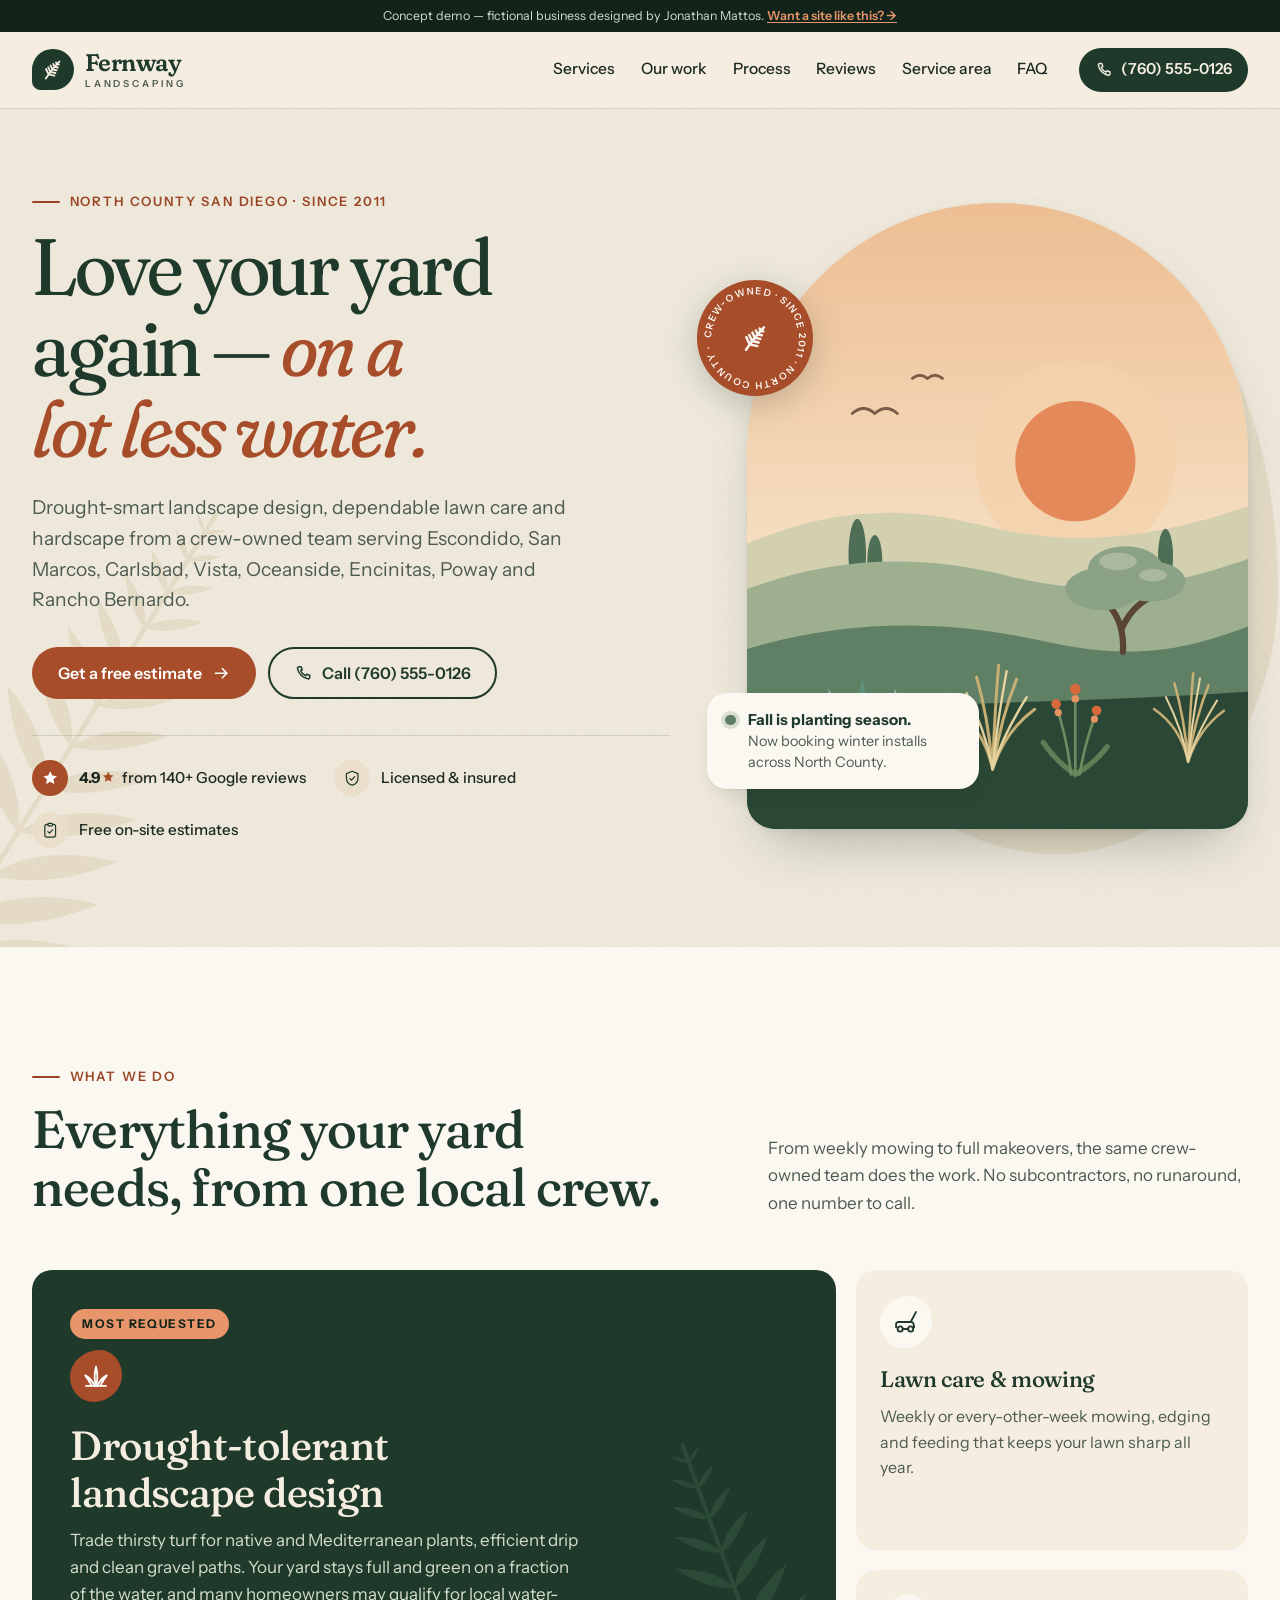
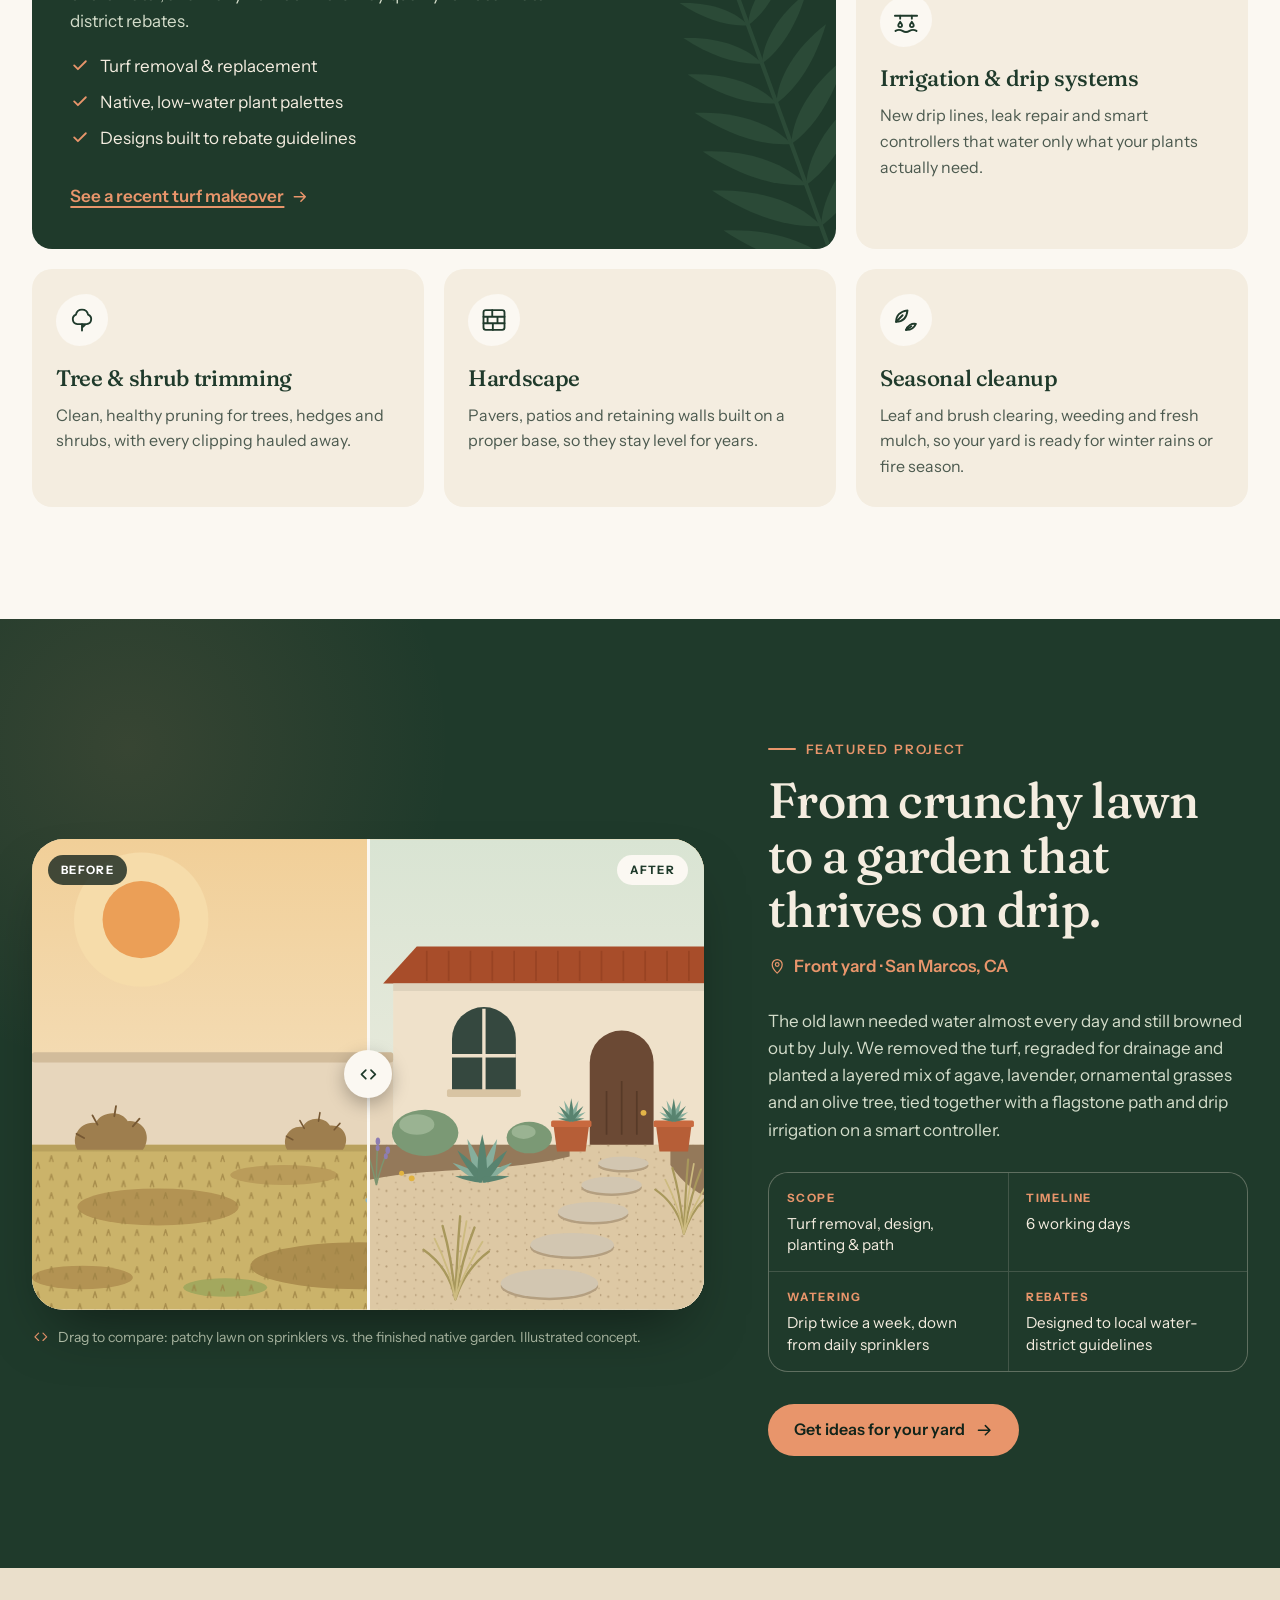
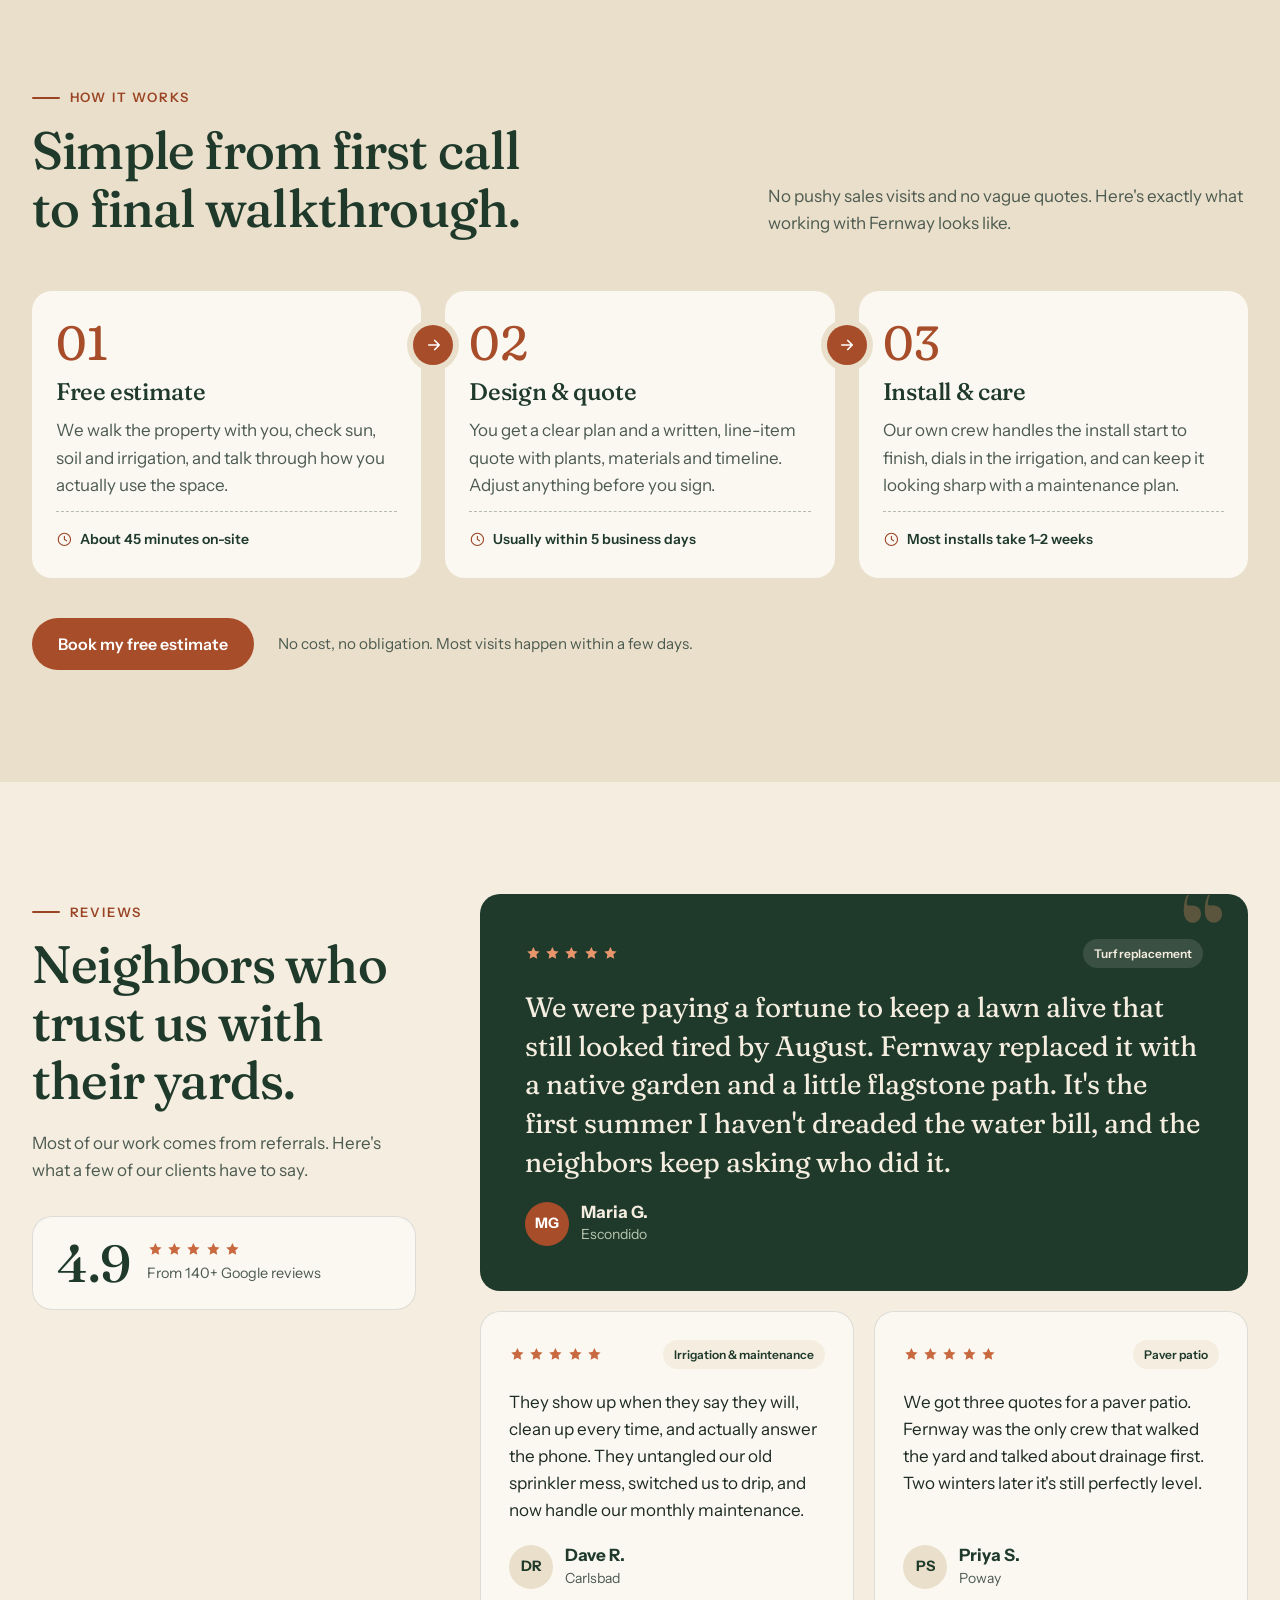
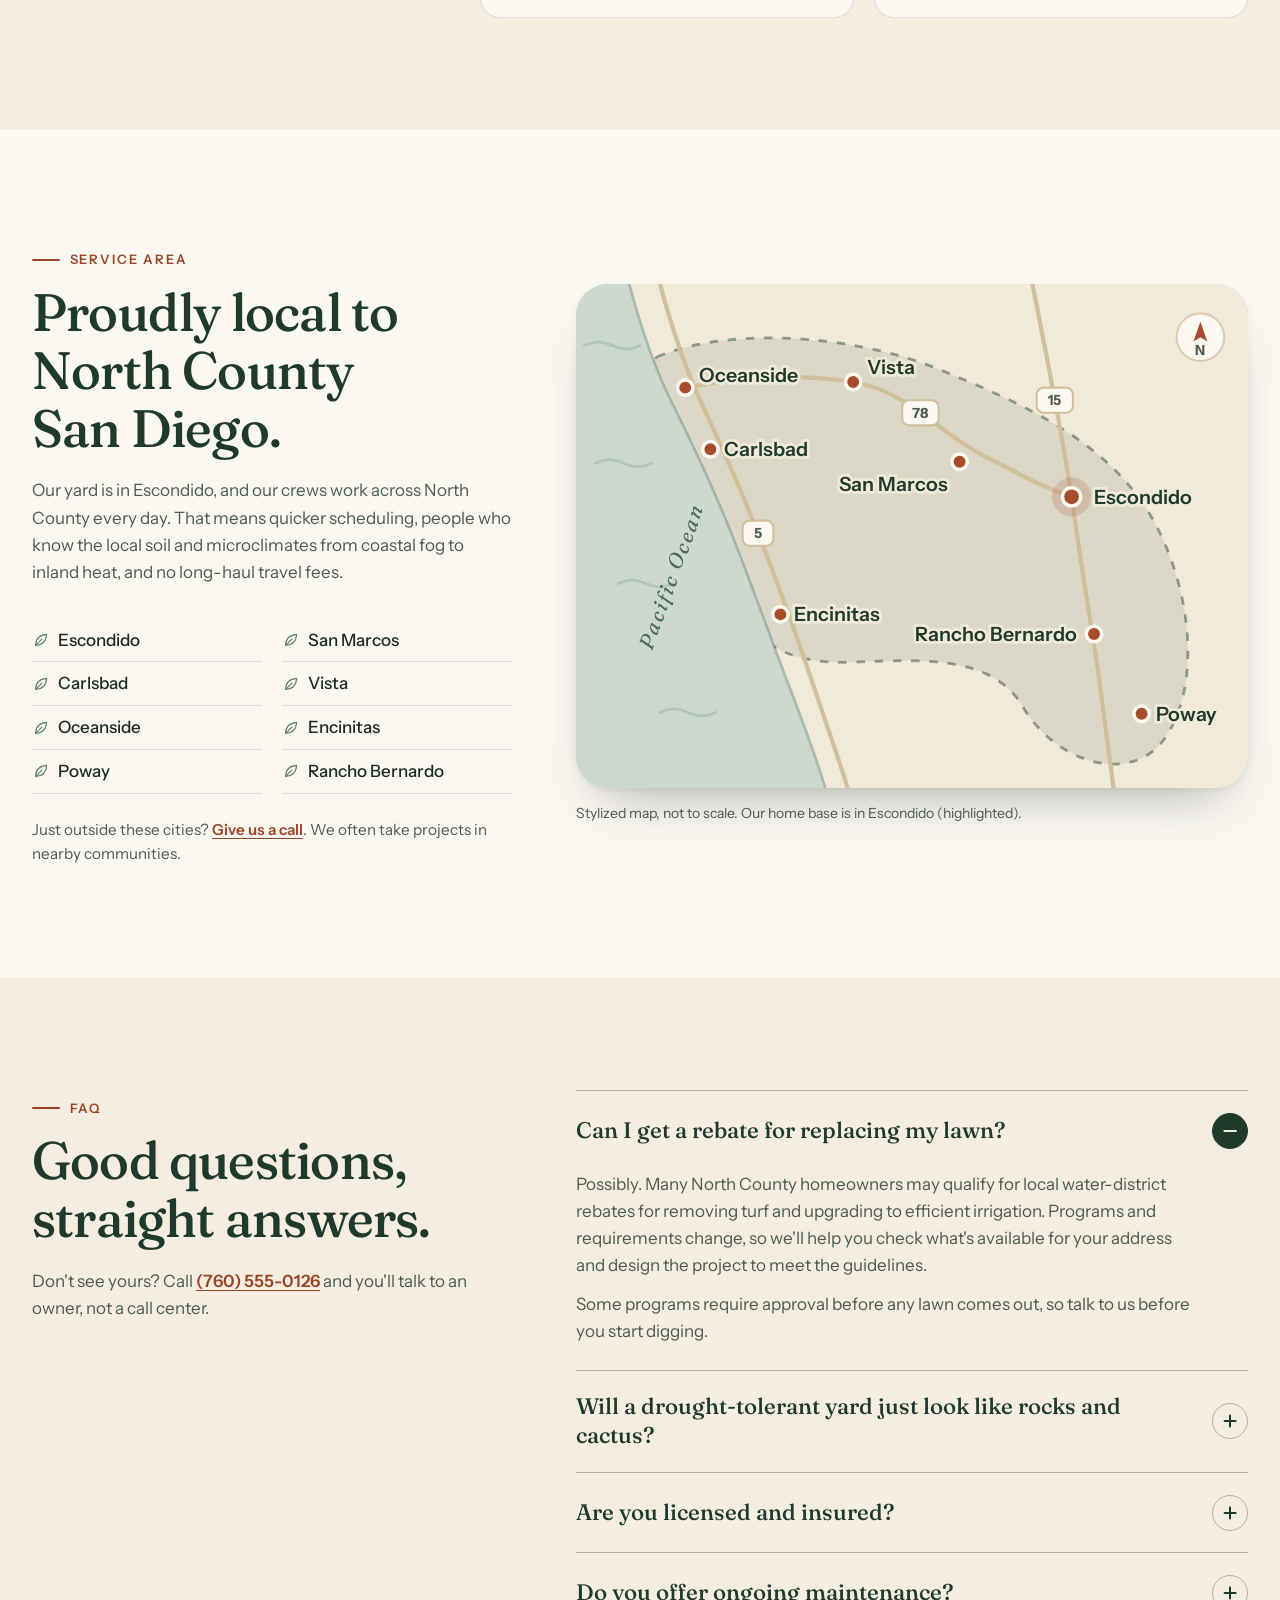
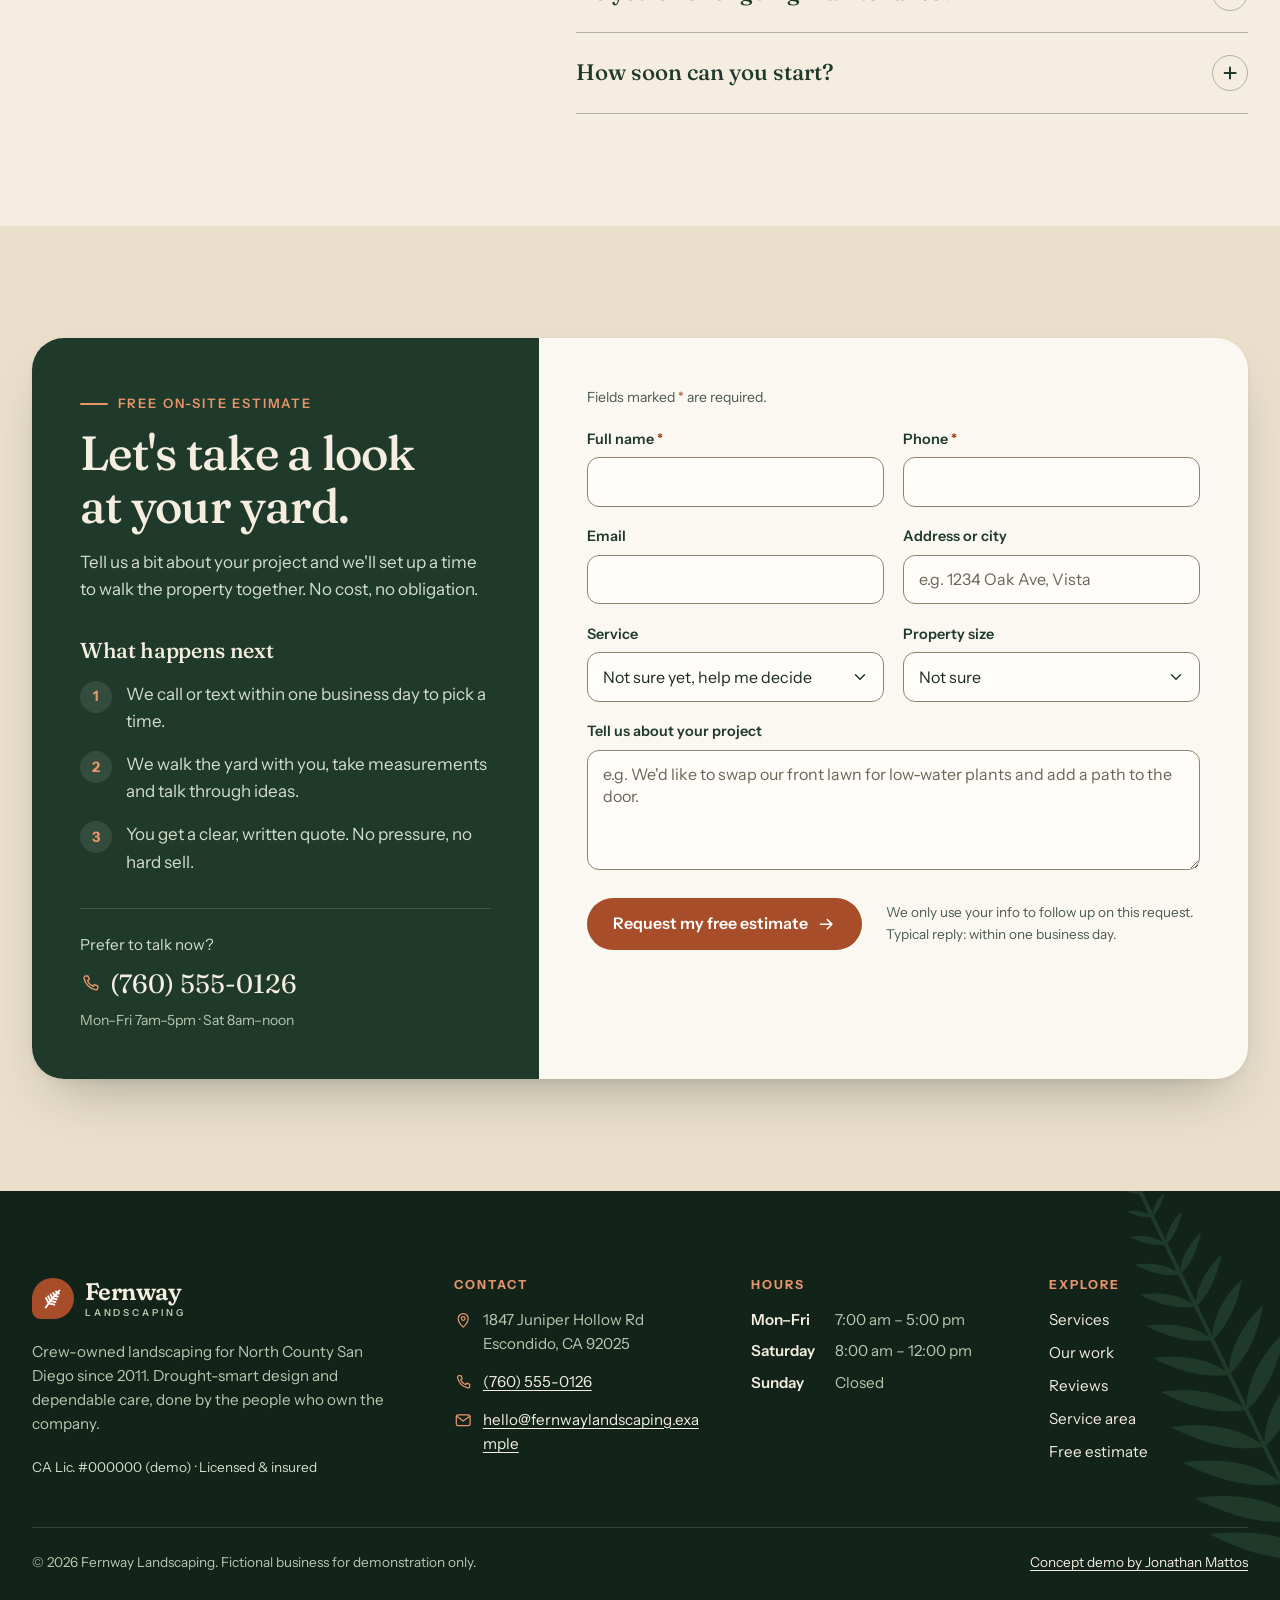
<file: demos/landscaping/index.html>
<!doctype html>
<html lang="en">
<head>
  <meta charset="utf-8">
  <meta name="viewport" content="width=device-width, initial-scale=1, viewport-fit=cover">
  <title>Fernway Landscaping | Drought-Tolerant Landscaping &amp; Lawn Care in North County San Diego</title>
  <meta name="description" content="Crew-owned landscaping for Escondido, San Marcos, Carlsbad, Vista, Oceanside, Encinitas, Poway and Rancho Bernardo. Drought-tolerant design, lawn care, irrigation and hardscape. Free on-site estimates.">
  <meta name="robots" content="noindex">
  <meta name="theme-color" content="#1F3A2B">
  <link rel="icon" href="data:image/svg+xml,%3Csvg xmlns='http://www.w3.org/2000/svg' viewBox='0 0 32 32'%3E%3Crect width='32' height='32' rx='9' fill='%231F3A2B'/%3E%3Cpath d='M8 26.5Q14 17 24 6.5M11.3 21.7L8.3 15.3M13.4 18.7L10.9 13.3M15.8 15.8L13.7 11.2M18.4 12.7L16.8 9.3M11.3 21.7L18.1 23.2M13.4 18.7L19.3 20M15.8 15.8L20.7 16.8M18.4 12.7L22.1 13.5' fill='none' stroke='%23F4EDE0' stroke-width='2.2' stroke-linecap='round'/%3E%3C/svg%3E">
  <link rel="preconnect" href="https://fonts.googleapis.com">
  <link rel="preconnect" href="https://fonts.gstatic.com" crossorigin>
  <link rel="stylesheet" href="https://fonts.googleapis.com/css2?family=Fraunces:ital,opsz,wght,SOFT,WONK@0,9..144,300..700,0..100,0..1;1,9..144,300..700,0..100,0..1&amp;family=Instrument+Sans:wght@400..700&amp;display=swap">

  <!--
    FERNWAY LANDSCAPING: concept demo / reusable local-service template
    Sections: demo banner, header, hero, services, featured project (before/after),
    process, reviews, service area, FAQ, estimate form, footer, mobile call bar.
    To reuse: swap the tokens in :root, the copy, and the illustrations in the SVG sprite.
  -->
  <style>
    /* =========================================================
       1. Design tokens
       ========================================================= */
    :root {
      /* Palette: forest / sand / terracotta */
      --forest-900: #12241A;
      --forest-700: #1F3A2B;
      --forest-600: #2B4A37;
      --moss: #5F8064;
      --sage-300: #B9C7B0;
      --sage-200: #D4DDCB;
      --paper: #FBF8F2;
      --cream: #F4EDE0;
      --sand: #EADFCB;
      --sand-deep: #DCCBAE;
      --terra-300: #E8956B;
      --terra-400: #C8693F;
      --terra-500: #A84D2A;
      --terra-600: #9A4424;
      --terra-700: #86391C;
      --ink: #1C2A21;
      --ink-soft: #4C5A4F;
      --line: rgba(31, 58, 43, .14);
      --line-strong: rgba(31, 58, 43, .32);
      --line-light: rgba(244, 237, 224, .16);
      --field-border: #8E8270;

      /* Type */
      --font-display: "Fraunces", Georgia, "Times New Roman", serif;
      --font-body: "Instrument Sans", system-ui, -apple-system, "Segoe UI", Roboto, sans-serif;

      /* Shape and depth */
      --radius-sm: .75rem;
      --radius: 1.25rem;
      --radius-lg: 2rem;
      --shadow-sm: 0 1px 2px rgba(18, 36, 26, .06), 0 10px 24px -12px rgba(18, 36, 26, .2);
      --shadow: 0 2px 6px rgba(18, 36, 26, .05), 0 28px 56px -24px rgba(18, 36, 26, .34);

      /* Layout */
      --container: 76rem;
      --gutter: clamp(1rem, 4vw, 2rem);
      --section-y: clamp(4.25rem, 3rem + 5vw, 8rem);
      --callbar-h: 4.2rem;

      --focus: var(--terra-600);
    }

    /* =========================================================
       2. Base
       ========================================================= */
    *, *::before, *::after { box-sizing: border-box; }
    [hidden] { display: none !important; }

    html {
      -webkit-text-size-adjust: 100%;
      text-size-adjust: 100%;
      scroll-padding-top: 7.5rem;
    }
    @media (prefers-reduced-motion: no-preference) {
      html { scroll-behavior: smooth; }
    }

    body {
      margin: 0;
      overflow-x: clip;
      background: var(--cream);
      color: var(--ink);
      font-family: var(--font-body);
      font-size: 1.0625rem;
      line-height: 1.6;
      -webkit-font-smoothing: antialiased;
      -moz-osx-font-smoothing: grayscale;
    }

    h1, h2, h3 {
      margin: 0;
      font-family: var(--font-display);
      font-weight: 500;
      line-height: 1.1;
      letter-spacing: -.015em;
      color: var(--forest-700);
      font-variation-settings: "SOFT" 30, "WONK" 0;
      text-wrap: balance;
    }
    p, figure, blockquote, dl, dd { margin: 0; }
    :where(ul[role="list"], ol[role="list"]) { list-style: none; margin: 0; padding: 0; }
    a { color: inherit; }
    svg { display: block; }
    address { font-style: normal; }
    button, input, select, textarea { font: inherit; color: inherit; }

    :focus-visible {
      outline: 3px solid var(--focus);
      outline-offset: 3px;
    }
    .on-dark { --focus: var(--terra-300); }
    .on-dark h2, .on-dark h3 { color: var(--cream); }

    ::selection { background: var(--terra-300); color: var(--forest-900); }

    /* =========================================================
       3. Utilities
       ========================================================= */
    .sprite { position: absolute; width: 0; height: 0; overflow: hidden; }

    .sr-only {
      position: absolute !important;
      width: 1px; height: 1px;
      padding: 0; margin: -1px;
      overflow: hidden;
      clip: rect(0, 0, 0, 0);
      white-space: nowrap;
      border: 0;
    }

    .skip-link {
      position: absolute;
      left: 1rem; top: -10rem;
      z-index: 200;
      padding: .75rem 1.1rem;
      border-radius: var(--radius-sm);
      background: var(--forest-700);
      color: var(--cream);
      font-weight: 600;
      text-decoration: none;
    }
    .skip-link:focus { top: 1rem; }

    .container {
      width: 100%;
      max-width: calc(var(--container) + 2 * var(--gutter));
      margin-inline: auto;
      padding-inline: var(--gutter);
    }

    .section { padding-block: var(--section-y); }

    .icon {
      width: 1.5rem; height: 1.5rem;
      flex: none;
      fill: none;
      stroke: currentColor;
      stroke-width: 1.6;
      stroke-linecap: round;
      stroke-linejoin: round;
    }
    .icon--fill { fill: currentColor; stroke: none; }

    /* Subtle paper grain (inline SVG noise, no external file) */
    .grain { position: relative; isolation: isolate; }
    .grain::after {
      content: "";
      position: absolute;
      inset: 0;
      z-index: -1;
      pointer-events: none;
      opacity: .16;
      background-image: url("data:image/svg+xml,%3Csvg xmlns='http://www.w3.org/2000/svg' width='180' height='180'%3E%3Cfilter id='g'%3E%3CfeTurbulence type='fractalNoise' baseFrequency='.85' numOctaves='3' stitchTiles='stitch'/%3E%3CfeColorMatrix values='0 0 0 0 .12 0 0 0 0 .2 0 0 0 0 .14 0 0 0 .55 0'/%3E%3C/filter%3E%3Crect width='100%25' height='100%25' filter='url(%23g)'/%3E%3C/svg%3E");
    }

    /* =========================================================
       4. Components
       ========================================================= */

    /* Eyebrow label */
    .eyebrow {
      display: inline-flex;
      align-items: center;
      gap: .6rem;
      margin-bottom: 1rem;
      font-size: .8125rem;
      font-weight: 600;
      line-height: 1.2;
      letter-spacing: .14em;
      text-transform: uppercase;
      color: var(--terra-600);
    }
    .eyebrow::before {
      content: "";
      width: 1.75rem; height: 2px;
      border-radius: 2px;
      background: currentColor;
    }
    .on-dark .eyebrow { color: var(--terra-300); }

    /* Buttons */
    .btn {
      display: inline-flex;
      align-items: center;
      justify-content: center;
      gap: .6rem;
      min-height: 3.25rem;
      padding: .85rem 1.5rem;
      border: 2px solid transparent;
      border-radius: 999px;
      font-size: 1rem;
      font-weight: 600;
      line-height: 1.2;
      text-align: center;
      text-decoration: none;
      cursor: pointer;
      transition: background-color .2s ease, color .2s ease, border-color .2s ease, transform .2s ease;
    }
    .btn .icon { width: 1.15rem; height: 1.15rem; stroke-width: 2; }
    .btn:active { transform: translateY(1px); }

    .btn--primary { background: var(--terra-500); color: #fff; }
    .btn--primary:hover { background: var(--terra-700); }

    .btn--ghost { border-color: var(--forest-700); color: var(--forest-700); background: transparent; }
    .btn--ghost:hover { background: var(--forest-700); color: var(--cream); }

    .btn--accent { background: var(--terra-300); color: var(--forest-900); }
    .btn--accent:hover { background: var(--cream); }

    .btn--light { border-color: rgba(244, 237, 224, .55); color: var(--cream); background: transparent; }
    .btn--light:hover { background: var(--cream); color: var(--forest-700); border-color: var(--cream); }

    /* Inline text link with arrow */
    .text-link {
      display: inline-flex;
      align-items: center;
      gap: .4rem;
      font-weight: 600;
      color: var(--terra-600);
      text-decoration: underline;
      text-decoration-thickness: 1.5px;
      text-underline-offset: .25em;
    }
    .text-link .icon { width: 1.1rem; height: 1.1rem; stroke-width: 2; transition: transform .2s ease; }
    .text-link:hover .icon { transform: translateX(3px); }
    .on-dark .text-link { color: var(--terra-300); }

    /* Section heading block */
    .section-head {
      display: grid;
      gap: 1.25rem;
      margin-bottom: clamp(2.25rem, 1.75rem + 2vw, 3.5rem);
    }
    .h2, .section-head h2 {
      font-size: clamp(2rem, 1.45rem + 2.3vw, 3.3rem);
      max-width: 20ch;
    }
    .section-head__lede { max-width: 34rem; color: var(--ink-soft); }
    @media (min-width: 60em) {
      .section-head--split {
        grid-template-columns: minmax(0, 7fr) minmax(0, 5fr);
        align-items: end;
        column-gap: 4rem;
      }
    }

    /* Logo */
    .logo {
      display: inline-flex;
      align-items: center;
      gap: .7rem;
      color: var(--forest-700);
      text-decoration: none;
    }
    .logo__mark {
      display: grid;
      place-items: center;
      flex: none;
      width: 2.6rem; height: 2.6rem;
      border-radius: 50% 50% 50% .55rem;
      background: var(--forest-700);
      color: var(--cream);
    }
    .logo__mark svg { width: 1.7rem; height: 1.7rem; }
    .logo__text { display: flex; flex-direction: column; line-height: 1; }
    .logo__name {
      font-family: var(--font-display);
      font-size: 1.5rem;
      font-weight: 600;
      letter-spacing: -.02em;
      font-variation-settings: "SOFT" 100, "WONK" 1;
    }
    .logo__tag {
      margin-top: .28rem;
      font-size: .6rem;
      font-weight: 600;
      letter-spacing: .3em;
      text-transform: uppercase;
      color: var(--ink-soft);
    }
    .logo--light { color: var(--cream); }
    .logo--light .logo__mark { background: var(--terra-500); color: #fff; }
    .logo--light .logo__tag { color: var(--sage-300); }

    /* Stars */
    .stars { display: flex; gap: .15rem; color: var(--terra-400); }
    .stars .icon { width: 1.05rem; height: 1.05rem; }

    /* =========================================================
       5. Masthead: demo banner + header
       ========================================================= */
    .masthead { position: sticky; top: 0; z-index: 100; }

    .demo-banner {
      padding: .42rem var(--gutter);
      background: var(--forest-900);
      color: var(--sage-200);
      font-size: .78rem;
      line-height: 1.45;
      text-align: center;
    }
    .demo-banner a {
      color: var(--terra-300);
      font-weight: 600;
      text-underline-offset: .2em;
      white-space: nowrap;
    }
    .demo-banner a:hover { color: var(--cream); }

    .site-header {
      position: relative;
      background: var(--cream);
      border-bottom: 1px solid var(--line);
    }
    .site-header__bar {
      display: flex;
      align-items: center;
      justify-content: space-between;
      gap: 1rem;
      min-height: 4rem;
    }
    .header-actions { display: flex; align-items: center; gap: .5rem; }

    .call-btn {
      display: inline-flex;
      align-items: center;
      gap: .5rem;
      min-height: 2.75rem;
      padding: .55rem 1rem;
      border-radius: 999px;
      background: var(--forest-700);
      color: var(--cream);
      font-size: .95rem;
      font-weight: 600;
      text-decoration: none;
      white-space: nowrap;
      transition: background-color .2s ease;
    }
    .call-btn:hover { background: var(--forest-600); }
    .call-btn .icon { width: 1.1rem; height: 1.1rem; stroke-width: 1.9; }
    .call-btn__full { display: none; }
    @media (min-width: 36em) {
      .call-btn__short { display: none; }
      .call-btn__full { display: inline; }
    }

    .nav-toggle {
      display: grid;
      place-items: center;
      width: 2.75rem; height: 2.75rem;
      padding: 0;
      border: 1.5px solid var(--line-strong);
      border-radius: 50%;
      background: transparent;
      color: var(--forest-700);
      cursor: pointer;
    }
    .nav-toggle__bars,
    .nav-toggle__bars::before,
    .nav-toggle__bars::after {
      display: block;
      width: 1.1rem; height: 2px;
      border-radius: 2px;
      background: currentColor;
      transition: transform .25s ease, background-color .2s ease;
    }
    .nav-toggle__bars { position: relative; }
    .nav-toggle__bars::before,
    .nav-toggle__bars::after { content: ""; position: absolute; left: 0; }
    .nav-toggle__bars::before { top: -6px; }
    .nav-toggle__bars::after { top: 6px; }
    .nav-toggle[aria-expanded="true"] .nav-toggle__bars { background: transparent; }
    .nav-toggle[aria-expanded="true"] .nav-toggle__bars::before { transform: translateY(6px) rotate(45deg); }
    .nav-toggle[aria-expanded="true"] .nav-toggle__bars::after { transform: translateY(-6px) rotate(-45deg); }

    /* Mobile nav: dropdown panel */
    .nav {
      position: absolute;
      top: 100%; left: 0; right: 0;
      display: none;
      max-height: calc(100vh - 7rem);
      overflow-y: auto;
      padding: .25rem var(--gutter) 1.5rem;
      background: var(--cream);
      border-bottom: 1px solid var(--line);
      box-shadow: 0 24px 40px -24px rgba(18, 36, 26, .4);
    }
    .nav.is-open { display: block; }
    .nav a {
      display: block;
      padding: .85rem 0;
      border-bottom: 1px solid var(--line);
      font-family: var(--font-display);
      font-size: 1.35rem;
      color: var(--forest-700);
      text-decoration: none;
    }
    .nav__cta { margin-top: 1.25rem; }
    .nav__cta .btn {
      display: flex;
      width: 100%;
      border-bottom: 0;
      padding: .85rem 1.5rem;
      font-family: var(--font-body);
      font-size: 1rem;
      color: #fff;
    }

    @media (min-width: 68em) {
      .site-header__bar { min-height: 4.75rem; gap: 2rem; }
      .nav-toggle { display: none; }
      .nav {
        position: static;
        display: block;
        margin-left: auto;
        max-height: none;
        overflow: visible;
        padding: 0;
        background: none;
        border: 0;
        box-shadow: none;
      }
      .nav ul { display: flex; align-items: center; gap: clamp(1.25rem, 2vw, 2rem); }
      .nav a {
        position: relative;
        padding: .5rem 0;
        border: 0;
        font-family: var(--font-body);
        font-size: .975rem;
        font-weight: 500;
        color: var(--ink);
      }
      .nav a::after {
        content: "";
        position: absolute;
        left: 0; right: 0; bottom: .15rem;
        height: 2px;
        background: var(--terra-500);
        transform: scaleX(0);
        transform-origin: left;
        transition: transform .25s ease;
      }
      .nav a:hover::after { transform: scaleX(1); }
      .nav__cta { display: none; }
    }

    /* =========================================================
       6. Hero
       ========================================================= */
    .hero {
      overflow: hidden;
      padding: clamp(2.5rem, 1.5rem + 4vw, 5.5rem) 0 clamp(4rem, 3rem + 4vw, 7rem);
    }
    .hero__frond {
      position: absolute;
      z-index: -1;
      left: -6rem; bottom: -8rem;
      width: 20rem; height: 40rem;
      color: var(--sand);
      transform: rotate(32deg);
      pointer-events: none;
    }
    .hero__grid { display: grid; gap: 3rem; align-items: center; }
    @media (min-width: 56em) {
      .hero__grid {
        grid-template-columns: minmax(0, 1.12fr) minmax(0, .88fr);
        gap: clamp(3rem, 6vw, 6rem);
      }
    }

    .hero h1 {
      font-size: clamp(2.55rem, 1.55rem + 4.3vw, 5.1rem);
      font-weight: 430;
      line-height: 1.02;
      letter-spacing: -.03em;
      font-variation-settings: "SOFT" 50, "WONK" 0;
    }
    .hero h1 em {
      font-style: italic;
      font-weight: 400;
      color: var(--terra-500);
      font-variation-settings: "SOFT" 100, "WONK" 1;
    }
    .hero__lede {
      max-width: 35rem;
      margin-top: 1.4rem;
      font-size: clamp(1.0625rem, 1rem + .35vw, 1.2rem);
      color: var(--ink-soft);
    }
    .hero__ctas { display: flex; flex-wrap: wrap; gap: .75rem; margin-top: 2rem; }
    .hero__ctas .btn { flex: 1 1 auto; }
    @media (min-width: 30em) { .hero__ctas .btn { flex: 0 0 auto; } }

    .trust {
      display: grid;
      gap: .85rem;
      margin-top: 2.25rem;
      padding-top: 1.5rem;
      border-top: 1px solid var(--line);
    }
    @media (min-width: 40em) { .trust { display: flex; flex-wrap: wrap; gap: 1rem 1.75rem; } }
    .trust li {
      display: flex;
      align-items: center;
      gap: .7rem;
      font-size: .95rem;
      font-weight: 500;
      line-height: 1.3;
    }
    .trust strong { font-weight: 700; }
    .trust__icon {
      display: grid;
      place-items: center;
      flex: none;
      width: 2.25rem; height: 2.25rem;
      border-radius: 50%;
      background: var(--sand);
      color: var(--forest-700);
    }
    .trust__icon .icon { width: 1.15rem; height: 1.15rem; }
    .trust__icon--star { background: var(--terra-500); color: #fff; }
    .star-inline {
      display: inline-block;
      width: .95em; height: .95em;
      margin: 0 .2em 0 .08em;
      vertical-align: -.1em;
      color: var(--terra-500);
    }

    .hero__art { position: relative; width: 100%; max-width: 28rem; margin-inline: auto; }
    @media (min-width: 56em) { .hero__art { max-width: none; } }
    .hero__blob {
      position: absolute;
      inset: 8% -6% -4% 10%;
      z-index: -1;
      border-radius: 62% 38% 46% 54% / 48% 56% 44% 52%;
      background: var(--sand);
    }
    .hero__frame {
      position: relative;
      overflow: hidden;
      aspect-ratio: 1 / 1;
      border-radius: 50% 50% 1.5rem 1.5rem / 50% 50% 1.5rem 1.5rem;
      background: var(--sand);
      box-shadow: var(--shadow);
    }
    @media (min-width: 56em) {
      .hero__frame {
        aspect-ratio: 4 / 5;
        border-radius: 50% 50% 1.75rem 1.75rem / 40% 40% 1.75rem 1.75rem;
      }
    }
    .hero__frame svg { width: 100%; height: 100%; }

    .hero__badge {
      position: absolute;
      top: -.5rem; left: -.25rem;
      width: 5.75rem; height: 5.75rem;
      filter: drop-shadow(0 8px 16px rgba(18, 36, 26, .22));
    }
    @media (min-width: 56em) {
      .hero__badge { top: 12%; left: -3.25rem; width: 7.5rem; height: 7.5rem; }
    }
    .hero__badge text {
      font-family: var(--font-body);
      font-size: 9.5px;
      font-weight: 600;
      letter-spacing: 1.2px;
      fill: var(--paper);
    }
    .hero__badge-ring {
      transform-box: view-box;
      transform-origin: 60px 60px;
      animation: spin 32s linear infinite;
    }
    @keyframes spin { to { transform: rotate(360deg); } }

    .hero__note {
      position: relative;
      display: flex;
      align-items: flex-start;
      gap: .75rem;
      margin: -2rem .75rem 0;
      padding: 1rem 1.15rem;
      border-radius: var(--radius);
      background: var(--paper);
      box-shadow: var(--shadow-sm);
      font-size: .9rem;
      line-height: 1.45;
      color: var(--ink-soft);
    }
    .hero__note strong { display: block; font-size: .95rem; color: var(--forest-700); }
    .hero__note-dot {
      flex: none;
      width: .65rem; height: .65rem;
      margin-top: .35rem;
      border-radius: 50%;
      background: var(--moss);
      box-shadow: 0 0 0 4px rgba(95, 128, 100, .22);
    }
    @media (min-width: 56em) {
      .hero__note { position: absolute; left: -2.5rem; bottom: 2.5rem; max-width: 17rem; margin: 0; }
    }

    /* =========================================================
       7. Services
       ========================================================= */
    .services { background: var(--paper); }

    .services-grid { display: grid; gap: 1rem; }
    @media (min-width: 40em) {
      .services-grid { grid-template-columns: repeat(2, minmax(0, 1fr)); gap: 1.25rem; }
      .service--feature,
      .services-grid > :last-child { grid-column: 1 / -1; }
    }
    @media (min-width: 64em) {
      .services-grid { grid-template-columns: repeat(3, minmax(0, 1fr)); }
      .service--feature { grid-column: 1 / span 2; grid-row: 1 / span 2; }
      .services-grid > :last-child { grid-column: auto; }
    }

    .service {
      position: relative;
      isolation: isolate;
      display: flex;
      flex-direction: column;
      gap: .7rem;
      overflow: hidden;
      padding: 1.6rem 1.5rem 1.75rem;
      border-radius: var(--radius);
      background: var(--cream);
      transition: transform .25s ease, box-shadow .25s ease;
    }
    .service:hover { transform: translateY(-3px); box-shadow: var(--shadow-sm); }
    .service h3 { font-size: 1.4rem; line-height: 1.15; }
    .service p { font-size: 1rem; color: var(--ink-soft); }
    .service__icon {
      display: grid;
      place-items: center;
      width: 3.25rem; height: 3.25rem;
      margin-bottom: .5rem;
      border-radius: 58% 42% 55% 45% / 52% 48% 52% 48%;
      background: var(--paper);
      color: var(--forest-700);
    }
    .service__icon .icon { width: 1.75rem; height: 1.75rem; }

    .service--feature {
      padding: clamp(1.75rem, 3vw, 2.75rem);
      background: var(--forest-700);
      color: var(--sage-200);
    }
    .service--feature h3 { max-width: 14ch; font-size: clamp(1.75rem, 1.35rem + 1.5vw, 2.6rem); }
    .service--feature p { max-width: 32rem; font-size: 1.0625rem; color: var(--sage-200); }
    .service--feature .service__icon { background: var(--terra-500); color: #fff; }
    .service--feature .text-link { margin-top: auto; padding-top: .75rem; }
    .service__badge {
      align-self: flex-start;
      padding: .35rem .75rem;
      border-radius: 999px;
      background: var(--terra-300);
      color: var(--forest-900);
      font-size: .75rem;
      font-weight: 700;
      letter-spacing: .12em;
      text-transform: uppercase;
    }
    .service__deco {
      position: absolute;
      z-index: -1;
      right: -4rem; bottom: -6rem;
      width: 17rem; height: 34rem;
      color: var(--forest-600);
      transform: rotate(-20deg);
      pointer-events: none;
    }

    .checklist { display: grid; gap: .55rem; margin: .4rem 0 .5rem; }
    .checklist li { display: flex; align-items: flex-start; gap: .6rem; color: var(--cream); }
    .checklist .icon { width: 1.25rem; height: 1.25rem; margin-top: .15rem; stroke-width: 2.2; color: var(--terra-300); }

    /* =========================================================
       8. Featured project (before / after)
       ========================================================= */
    .work {
      position: relative;
      overflow: hidden;
      background: var(--forest-700);
      color: var(--sage-200);
    }
    .work::before {
      content: "";
      position: absolute;
      top: -14rem; left: -14rem;
      width: 44rem; height: 44rem;
      border-radius: 50%;
      background: radial-gradient(circle, rgba(232, 149, 107, .12), transparent 65%);
      pointer-events: none;
    }
    .work__grid {
      position: relative;
      display: grid;
      gap: 2rem;
      grid-template-areas: "intro" "media" "body";
    }
    .work__intro { grid-area: intro; }
    .work__media { grid-area: media; }
    .work__body { grid-area: body; }
    @media (min-width: 60em) {
      .work__grid {
        grid-template-columns: minmax(0, 7fr) minmax(0, 5fr);
        grid-template-areas: "media intro" "media body";
        column-gap: clamp(3rem, 5vw, 5rem);
        row-gap: 1.5rem;
      }
      .work__media { align-self: center; }
      .work__intro { align-self: end; }
      .work__body { align-self: start; }
    }
    .work h2 { font-size: clamp(2rem, 1.45rem + 2.3vw, 3.1rem); max-width: 16ch; }
    .work__place {
      display: inline-flex;
      align-items: center;
      gap: .45rem;
      margin-top: 1rem;
      font-weight: 600;
      color: var(--terra-300);
    }
    .work__place .icon { width: 1.15rem; height: 1.15rem; }

    .specs {
      display: grid;
      grid-template-columns: repeat(2, minmax(0, 1fr));
      gap: 1px;
      margin: 1.75rem 0 2rem;
      overflow: hidden;
      border: 1px solid var(--line-light);
      border-radius: var(--radius);
      background: var(--line-light);
    }
    .specs div { padding: 1rem 1.1rem; background: var(--forest-700); }
    .specs dt {
      font-size: .72rem;
      font-weight: 700;
      letter-spacing: .14em;
      text-transform: uppercase;
      color: var(--terra-300);
    }
    .specs dd { margin-top: .35rem; font-size: .95rem; line-height: 1.4; color: var(--cream); }

    /* Comparison slider */
    .ba { --p: .5; }
    .ba__stage {
      position: relative;
      overflow: hidden;
      aspect-ratio: 10 / 7;
      border-radius: var(--radius-lg);
      background: #EAD9BB;
      box-shadow: 0 30px 60px -24px rgba(0, 0, 0, .5);
      cursor: ew-resize;
      touch-action: pan-y;
      -webkit-user-select: none;
      user-select: none;
    }
    .ba__img {
      position: absolute;
      inset: 0;
      width: 100%; height: 100%;
      pointer-events: none;
    }
    .ba__after {
      position: absolute;
      inset: 0;
      clip-path: inset(0 0 0 calc(var(--p) * 100%));
    }
    .ba__tag {
      position: absolute;
      top: 1rem;
      padding: .35rem .8rem;
      border-radius: 999px;
      font-size: .72rem;
      font-weight: 700;
      letter-spacing: .12em;
      text-transform: uppercase;
      pointer-events: none;
    }
    .ba__tag--before { left: 1rem; background: rgba(28, 42, 33, .82); color: #fff; }
    .ba__tag--after { right: 1rem; background: var(--paper); color: var(--forest-700); }
    .ba__handle {
      position: absolute;
      top: 0; bottom: 0;
      left: calc(var(--p) * 100%);
      width: 0;
      pointer-events: none;
    }
    .ba__handle::before {
      content: "";
      position: absolute;
      top: 0; bottom: 0; left: -1.5px;
      width: 3px;
      background: var(--paper);
    }
    .ba__knob {
      position: absolute;
      top: 50%; left: 0;
      display: grid;
      place-items: center;
      width: 3rem; height: 3rem;
      border-radius: 50%;
      background: var(--paper);
      color: var(--forest-700);
      box-shadow: 0 6px 18px rgba(0, 0, 0, .28);
      transform: translate(-50%, -50%);
    }
    .ba__knob .icon { width: 1.3rem; height: 1.3rem; stroke-width: 2; }
    .ba__range:focus-visible ~ .ba__handle .ba__knob {
      outline: 3px solid var(--terra-300);
      outline-offset: 3px;
    }
    .ba__caption {
      display: flex;
      align-items: center;
      gap: .5rem;
      margin-top: 1rem;
      font-size: .875rem;
      color: var(--sage-300);
    }
    .ba__caption .icon { width: 1.1rem; height: 1.1rem; color: var(--terra-300); }

    /* =========================================================
       9. Process
       ========================================================= */
    .process { background: var(--sand); }

    .steps { display: grid; gap: 1rem; }
    @media (min-width: 56em) {
      .steps { grid-template-columns: repeat(3, minmax(0, 1fr)); gap: 1.5rem; }
    }
    .step {
      position: relative;
      display: flex;
      flex-direction: column;
      gap: .75rem;
      padding: 1.75rem 1.5rem;
      border-radius: var(--radius);
      background: var(--paper);
    }
    .step__num {
      font-family: var(--font-display);
      font-size: 3rem;
      font-weight: 400;
      line-height: 1;
      color: var(--terra-500);
      font-variation-settings: "SOFT" 100, "WONK" 1;
    }
    .step h3 { font-size: 1.5rem; }
    .step p { color: var(--ink-soft); }
    .step .step__meta {
      display: flex;
      align-items: center;
      gap: .45rem;
      margin-top: auto;
      padding-top: 1rem;
      border-top: 1px dashed var(--line-strong);
      font-size: .875rem;
      font-weight: 600;
      color: var(--forest-700);
    }
    .step__meta .icon { width: 1.05rem; height: 1.05rem; color: var(--terra-600); }

    /* Connectors: dashed line on mobile, arrow badge on desktop */
    .step:not(:last-child)::after {
      content: "";
      position: absolute;
      left: 2.25rem; bottom: -1rem;
      height: 1rem;
      border-left: 2px dashed var(--terra-400);
    }
    @media (min-width: 56em) {
      .step:not(:last-child)::after {
        top: 2.1rem; right: -2rem; bottom: auto; left: auto;
        z-index: 1;
        width: 2.5rem; height: 2.5rem;
        border: 0;
        border-radius: 50%;
        background: var(--terra-500) url("data:image/svg+xml,%3Csvg xmlns='http://www.w3.org/2000/svg' viewBox='0 0 24 24' fill='none' stroke='%23fff' stroke-width='2.2' stroke-linecap='round' stroke-linejoin='round'%3E%3Cpath d='M5 12h14M13 6l6 6-6 6'/%3E%3C/svg%3E") center / 1.1rem no-repeat;
        box-shadow: 0 0 0 6px var(--sand);
      }
    }

    .process__cta {
      display: flex;
      flex-wrap: wrap;
      align-items: center;
      gap: 1rem 1.5rem;
      margin-top: 2.5rem;
    }
    .process__cta p { font-size: .95rem; color: var(--ink-soft); }

    /* =========================================================
       10. Reviews
       ========================================================= */
    .reviews__grid { display: grid; gap: 2.5rem; }
    @media (min-width: 60em) {
      .reviews__grid {
        grid-template-columns: minmax(0, 4fr) minmax(0, 8fr);
        gap: clamp(3rem, 5vw, 5rem);
        align-items: start;
      }
      .reviews__intro { position: sticky; top: 8.5rem; }
    }
    .reviews__intro h2 { margin-bottom: 1.25rem; }
    .reviews__intro > p:not(.eyebrow) { color: var(--ink-soft); }

    .rating {
      display: flex;
      align-items: center;
      gap: 1rem;
      margin-top: 2rem;
      padding: 1.25rem 1.5rem;
      border: 1px solid var(--line);
      border-radius: var(--radius);
      background: var(--paper);
    }
    .rating__score {
      font-family: var(--font-display);
      font-size: 3.25rem;
      font-weight: 500;
      line-height: 1;
      color: var(--forest-700);
    }
    .rating__text { margin-top: .3rem; font-size: .9rem; color: var(--ink-soft); }

    .review-list { display: grid; gap: 1.25rem; }
    @media (min-width: 40em) {
      .review-list { grid-template-columns: repeat(2, minmax(0, 1fr)); }
      .review--lead { grid-column: 1 / -1; }
    }
    .review {
      position: relative;
      display: flex;
      flex-direction: column;
      gap: 1.25rem;
      overflow: hidden;
      padding: 1.75rem;
      border: 1px solid var(--line);
      border-radius: var(--radius);
      background: var(--paper);
    }
    .review__top { display: flex; flex-wrap: wrap; align-items: center; justify-content: space-between; gap: .75rem; }
    .review__tag {
      padding: .3rem .7rem;
      border-radius: 999px;
      background: var(--cream);
      color: var(--forest-700);
      font-size: .75rem;
      font-weight: 600;
    }
    .review blockquote p { font-size: 1.0625rem; }
    .review__who { display: flex; align-items: center; gap: .75rem; margin-top: auto; }
    .avatar {
      display: grid;
      place-items: center;
      flex: none;
      width: 2.75rem; height: 2.75rem;
      border-radius: 50%;
      background: var(--sand);
      color: var(--forest-700);
      font-size: .9rem;
      font-weight: 700;
    }
    .review__name { display: block; font-weight: 700; color: var(--forest-700); line-height: 1.3; }
    .review__meta { display: block; font-size: .875rem; color: var(--ink-soft); }

    .review--lead {
      padding: clamp(1.75rem, 4vw, 2.75rem);
      border-color: transparent;
      background: var(--forest-700);
      color: var(--cream);
    }
    .review--lead::before {
      content: "\201C";
      position: absolute;
      top: -1.5rem; right: 1.25rem;
      font-family: var(--font-display);
      font-size: 10rem;
      line-height: 1;
      color: var(--terra-300);
      opacity: .3;
      pointer-events: none;
    }
    .review--lead blockquote p {
      font-family: var(--font-display);
      font-size: clamp(1.3rem, 1.05rem + 1vw, 1.75rem);
      font-weight: 400;
      line-height: 1.38;
      font-variation-settings: "SOFT" 60, "WONK" 0;
    }
    .review--lead .stars { color: var(--terra-300); }
    .review--lead .review__tag { background: rgba(244, 237, 224, .12); color: var(--cream); }
    .review--lead .avatar { background: var(--terra-500); color: #fff; }
    .review--lead .review__name { color: var(--cream); }
    .review--lead .review__meta { color: var(--sage-300); }

    /* =========================================================
       11. Service area
       ========================================================= */
    .area { background: var(--paper); }
    .area__grid { display: grid; gap: 2.5rem; align-items: center; }
    @media (min-width: 60em) {
      .area__grid { grid-template-columns: minmax(0, 5fr) minmax(0, 7fr); gap: clamp(3rem, 5vw, 5rem); }
    }
    .area h2 { margin-bottom: 1.25rem; }
    .area__lede { color: var(--ink-soft); max-width: 34rem; }

    .city-list {
      display: grid;
      grid-template-columns: repeat(2, minmax(0, 1fr));
      gap: 0 1.25rem;
      margin: 2rem 0 1.5rem;
    }
    .city-list li {
      display: flex;
      align-items: center;
      gap: .55rem;
      padding: .65rem 0;
      border-bottom: 1px solid var(--line);
      font-weight: 500;
      line-height: 1.3;
    }
    .city-list .icon { width: 1.1rem; height: 1.1rem; color: var(--moss); }
    .area__note { font-size: .95rem; color: var(--ink-soft); }
    .area__note a { color: var(--terra-600); font-weight: 600; text-underline-offset: .2em; }

    .map__frame {
      overflow: hidden;
      border-radius: var(--radius-lg);
      background: #CCD9CE;
      box-shadow: var(--shadow);
    }
    .map__frame svg { width: 100%; height: auto; }
    .map figcaption { margin-top: .9rem; font-size: .875rem; color: var(--ink-soft); }
    .map__label {
      font-family: var(--font-body);
      font-size: 14px;
      font-weight: 600;
      fill: var(--forest-700);
      paint-order: stroke;
      stroke: #F2EAD9;
      stroke-width: 4px;
      stroke-linejoin: round;
    }
    .map__ocean {
      font-family: var(--font-display);
      font-size: 15px;
      font-style: italic;
      letter-spacing: .08em;
      fill: #4B6A5B;
    }
    .map__shield { font-family: var(--font-body); font-size: 10px; font-weight: 700; fill: var(--ink-soft); }

    /* =========================================================
       12. FAQ
       ========================================================= */
    .faq__grid { display: grid; gap: 2rem; }
    @media (min-width: 60em) {
      .faq__grid { grid-template-columns: minmax(0, 5fr) minmax(0, 7fr); gap: clamp(3rem, 5vw, 5rem); align-items: start; }
      .faq__intro { position: sticky; top: 8.5rem; }
    }
    .faq__intro h2 { margin-bottom: 1.25rem; }
    .faq__intro > p:not(.eyebrow) { color: var(--ink-soft); max-width: 28rem; }
    .faq__intro a { color: var(--terra-600); font-weight: 600; white-space: nowrap; text-underline-offset: .2em; }

    .faq__list { border-top: 1px solid var(--line-strong); }
    .faq__list details { border-bottom: 1px solid var(--line-strong); }
    .faq__list summary {
      display: flex;
      align-items: center;
      justify-content: space-between;
      gap: 1rem;
      padding: 1.35rem 0;
      font-family: var(--font-display);
      font-size: clamp(1.15rem, 1.05rem + .45vw, 1.4rem);
      font-weight: 500;
      line-height: 1.3;
      color: var(--forest-700);
      list-style: none;
      cursor: pointer;
    }
    .faq__list summary::-webkit-details-marker { display: none; }
    .faq__list summary:hover { color: var(--terra-600); }
    .faq__icon {
      position: relative;
      flex: none;
      width: 2.25rem; height: 2.25rem;
      border: 1.5px solid var(--line-strong);
      border-radius: 50%;
      color: var(--forest-700);
      transition: background-color .2s ease, border-color .2s ease;
    }
    .faq__icon::before,
    .faq__icon::after {
      content: "";
      position: absolute;
      top: 50%; left: 50%;
      width: .8rem; height: 2px;
      border-radius: 2px;
      background: currentColor;
      transform: translate(-50%, -50%);
      transition: transform .25s ease;
    }
    .faq__icon::after { transform: translate(-50%, -50%) rotate(90deg); }
    .faq__list details[open] .faq__icon { background: var(--forest-700); border-color: var(--forest-700); color: var(--cream); }
    .faq__list details[open] .faq__icon::after { transform: translate(-50%, -50%) rotate(0deg); }
    .faq__answer { padding: 0 clamp(0rem, 4vw, 3.25rem) 1.5rem 0; color: var(--ink-soft); }
    .faq__answer p + p { margin-top: .75rem; }

    /* =========================================================
       13. Estimate form
       ========================================================= */
    .estimate { background: var(--sand); }
    .estimate__card {
      display: grid;
      grid-template-areas: "head" "form" "next";
      overflow: hidden;
      border-radius: var(--radius-lg);
      background: var(--paper);
      box-shadow: var(--shadow);
    }
    @media (min-width: 60em) {
      .estimate__card {
        grid-template-columns: minmax(0, 5fr) minmax(0, 7fr);
        grid-template-rows: auto 1fr;
        grid-template-areas: "head form" "next form";
      }
    }
    .estimate__head,
    .estimate__next {
      background: var(--forest-700);
      color: var(--sage-200);
      padding-inline: clamp(1.5rem, 4vw, 3rem);
    }
    .estimate__head { grid-area: head; padding-block: clamp(1.75rem, 4vw, 3rem) 1.75rem; }
    .estimate__head h2 { font-size: clamp(2rem, 1.5rem + 2vw, 3rem); margin-bottom: 1rem; }
    .estimate__next { grid-area: next; padding-block: 1.75rem clamp(1.75rem, 4vw, 3rem); }
    @media (min-width: 60em) {
      .estimate__next { display: flex; flex-direction: column; justify-content: flex-end; padding-top: .5rem; }
    }
    .estimate__next h3 { margin-bottom: 1.1rem; font-size: 1.35rem; }

    .next-steps { display: grid; gap: 1rem; margin-bottom: 2rem; counter-reset: next; }
    .next-steps li { display: grid; grid-template-columns: 2rem 1fr; gap: .85rem; align-items: start; }
    .next-steps li::before {
      counter-increment: next;
      content: counter(next);
      display: grid;
      place-items: center;
      width: 2rem; height: 2rem;
      border-radius: 50%;
      background: rgba(244, 237, 224, .1);
      color: var(--terra-300);
      font-size: .9rem;
      font-weight: 700;
    }
    .estimate__call {
      padding-top: 1.5rem;
      border-top: 1px solid var(--line-light);
      font-size: .95rem;
    }
    .estimate__call a {
      display: inline-flex;
      align-items: center;
      gap: .55rem;
      margin-top: .35rem;
      font-family: var(--font-display);
      font-size: 1.65rem;
      color: var(--cream);
      text-decoration: none;
    }
    .estimate__call a:hover { color: var(--terra-300); }
    .estimate__call a .icon { width: 1.3rem; height: 1.3rem; color: var(--terra-300); }
    .estimate__call span { display: block; margin-top: .25rem; color: var(--sage-300); font-size: .875rem; }

    .estimate__form { grid-area: form; padding: clamp(1.5rem, 4vw, 3rem); }
    .form-note { margin-bottom: 1.25rem; font-size: .875rem; color: var(--ink-soft); }
    .form-grid { display: grid; gap: 1.15rem; }
    @media (min-width: 40em) {
      .form-grid { grid-template-columns: repeat(2, minmax(0, 1fr)); }
      .field--full { grid-column: 1 / -1; }
    }
    .field label {
      display: block;
      margin-bottom: .4rem;
      font-size: .9rem;
      font-weight: 600;
      color: var(--forest-700);
    }
    .req { color: var(--terra-600); }
    .field input,
    .field select,
    .field textarea {
      display: block;
      width: 100%;
      min-height: 3.1rem;
      padding: .75rem .95rem;
      border: 1.5px solid var(--field-border);
      border-radius: var(--radius-sm);
      background: #FFFDF9;
      color: var(--ink);
      font-size: 1rem;
      line-height: 1.4;
      transition: border-color .2s ease, box-shadow .2s ease;
    }
    .field textarea { min-height: 7.5rem; resize: vertical; }
    .field select {
      -webkit-appearance: none;
      appearance: none;
      padding-right: 2.75rem;
      background-image: url("data:image/svg+xml,%3Csvg xmlns='http://www.w3.org/2000/svg' viewBox='0 0 24 24' fill='none' stroke='%231F3A2B' stroke-width='2' stroke-linecap='round' stroke-linejoin='round'%3E%3Cpath d='M6 9l6 6 6-6'/%3E%3C/svg%3E");
      background-repeat: no-repeat;
      background-position: right .9rem center;
      background-size: 1.1rem;
      cursor: pointer;
    }
    .field ::placeholder { color: #6B6457; opacity: 1; }
    .field input:hover,
    .field select:hover,
    .field textarea:hover { border-color: var(--forest-700); }
    .field input:focus,
    .field select:focus,
    .field textarea:focus { border-color: var(--forest-700); box-shadow: 0 0 0 4px rgba(168, 77, 42, .14); }

    .form-actions { display: flex; flex-wrap: wrap; align-items: center; gap: 1rem 1.5rem; margin-top: 1.75rem; }
    .form-actions .btn { width: 100%; }
    @media (min-width: 40em) { .form-actions .btn { width: auto; } }
    .form-fine { flex: 1 1 14rem; font-size: .85rem; color: var(--ink-soft); }

    .form-success {
      display: flex;
      align-items: flex-start;
      gap: .85rem;
      margin-top: 1.5rem;
      padding: 1.1rem 1.25rem;
      border: 1px solid #9DB394;
      border-radius: var(--radius-sm);
      background: #E4ECDE;
      color: var(--forest-700);
    }
    .form-success:focus { outline: 3px solid var(--forest-700); outline-offset: 3px; }
    .form-success .icon {
      width: 1.9rem; height: 1.9rem;
      padding: .35rem;
      border-radius: 50%;
      background: var(--forest-700);
      color: var(--cream);
      stroke-width: 2.4;
    }
    .form-success strong { display: block; }

    /* =========================================================
       14. Footer
       ========================================================= */
    .site-footer {
      position: relative;
      isolation: isolate;
      overflow: hidden;
      padding: clamp(3.5rem, 3rem + 3vw, 5.5rem) 0 calc(2rem + var(--callbar-h) + env(safe-area-inset-bottom));
      background: var(--forest-900);
      color: var(--sage-300);
      font-size: .95rem;
    }
    @media (min-width: 48em) { .site-footer { padding-bottom: 2rem; } }
    .footer__frond {
      position: absolute;
      z-index: -1;
      top: -4rem; right: -5rem;
      width: 16rem; height: 32rem;
      color: var(--forest-700);
      transform: rotate(-26deg);
      pointer-events: none;
    }
    .footer__grid { display: grid; gap: 2.5rem; }
    @media (min-width: 40em) { .footer__grid { grid-template-columns: repeat(2, minmax(0, 1fr)); } }
    @media (min-width: 64em) { .footer__grid { grid-template-columns: 1.5fr 1fr 1fr .8fr; gap: 3rem; } }
    .footer__brand p { max-width: 22rem; margin-top: 1.25rem; }
    .footer__license { font-size: .85rem; color: var(--sage-200); }
    .site-footer .footer__title {
      margin-bottom: 1rem;
      font-family: var(--font-body);
      font-size: .78rem;
      font-weight: 700;
      letter-spacing: .16em;
      text-transform: uppercase;
      color: var(--terra-300);
    }
    .site-footer a { color: var(--cream); text-underline-offset: .2em; overflow-wrap: anywhere; }
    .site-footer a:hover { color: var(--terra-300); }
    .footer__contact { display: grid; gap: .85rem; }
    .footer__contact p { display: flex; align-items: flex-start; gap: .65rem; }
    .footer__contact .icon { width: 1.15rem; height: 1.15rem; margin-top: .2rem; color: var(--terra-300); }
    .hours { display: grid; grid-template-columns: auto 1fr; gap: .45rem 1.25rem; }
    .hours dt { font-weight: 600; color: var(--cream); }
    .footer__links { display: grid; gap: .55rem; }
    .footer__links a { text-decoration: none; }
    .footer__links a:hover { text-decoration: underline; }
    .footer__bottom {
      display: flex;
      flex-wrap: wrap;
      justify-content: space-between;
      gap: .75rem 2rem;
      margin-top: 3rem;
      padding-top: 1.5rem;
      border-top: 1px solid var(--line-light);
      font-size: .85rem;
    }

    /* =========================================================
       15. Mobile call bar
       ========================================================= */
    .callbar {
      position: fixed;
      left: 0; right: 0; bottom: 0;
      z-index: 90;
      display: flex;
      gap: .6rem;
      padding: .6rem var(--gutter) calc(.6rem + env(safe-area-inset-bottom));
      background: var(--forest-900);
      box-shadow: 0 -10px 30px -12px rgba(15, 31, 22, .5);
    }
    .callbar .btn { flex: 1 1 0; min-height: 3rem; padding: .6rem 1rem; font-size: .975rem; }
    @media (min-width: 48em) { .callbar { display: none; } }

    /* =========================================================
       16. Motion preferences
       ========================================================= */
    @media (prefers-reduced-motion: reduce) {
      *, *::before, *::after {
        animation-duration: .01ms !important;
        animation-iteration-count: 1 !important;
        transition-duration: .01ms !important;
      }
    }
  </style>
</head>

<body id="top">
  <a class="skip-link" href="#main">Skip to main content</a>

  <!-- ======================================================
       SVG sprite: icons, logo mark, frond motif, plant parts
       ====================================================== -->
  <svg class="sprite" aria-hidden="true" xmlns="http://www.w3.org/2000/svg">
    <defs>
      <path id="frond-leaf" d="M0 0C18-14 50-20 86-12C54 2 24 6 0 0Z"/>

      <!-- Plant parts (colors can be overridden with CSS custom properties on <use>) -->
      <path id="p-leaf" d="M-9 0Q-11-44 0-88Q11-44 9 0Z"/>
      <g id="p-agave">
        <g style="fill: var(--agave-back, #86AE9C)">
          <use href="#p-leaf" transform="rotate(-60) scale(.75)"/>
          <use href="#p-leaf" transform="rotate(-20) scale(.95)"/>
          <use href="#p-leaf" transform="rotate(20) scale(.95)"/>
          <use href="#p-leaf" transform="rotate(60) scale(.75)"/>
        </g>
        <g style="fill: var(--agave-front, #58836F)">
          <use href="#p-leaf" transform="rotate(-82) scale(.6)"/>
          <use href="#p-leaf" transform="rotate(-40) scale(.85)"/>
          <use href="#p-leaf"/>
          <use href="#p-leaf" transform="rotate(40) scale(.85)"/>
          <use href="#p-leaf" transform="rotate(82) scale(.6)"/>
        </g>
      </g>
      <g id="p-grass" fill="none" stroke-linecap="round">
        <path style="stroke: var(--grass-a, #A8985C)" stroke-width="3" d="M0 0Q-8-40-40-62M0 0Q-4-50-16-92M0 0Q2-56 6-104M0 0Q8-50 24-90M0 0Q12-38 42-60"/>
        <path style="stroke: var(--grass-b, #CDBB80)" stroke-width="2.4" d="M0 0Q-6-36-26-76M0 0Q4-44 14-98M0 0Q8-30 34-72"/>
      </g>
      <g id="p-kpaw" stroke-linecap="round">
        <path d="M0 0Q-18-12-30-30M0 0Q18-10 30-26" fill="none" stroke="#5E7E55" stroke-width="5"/>
        <path d="M0 0V-78M-4 0Q-8-36-18-64M4 0Q10-34 20-58" fill="none" stroke="#6F8B5F" stroke-width="2.5"/>
        <g fill="#D8693A"><circle cy="-80" r="5"/><circle cx="-18" cy="-66" r="4.5"/><circle cx="20" cy="-60" r="4.5"/></g>
        <g fill="#E89260"><circle cy="-71" r="3.6"/><circle cx="-16" cy="-58" r="3.4"/><circle cx="18" cy="-52" r="3.4"/></g>
      </g>
      <g id="p-shrub">
        <ellipse cy="-22" rx="36" ry="25" fill="#7B9975"/>
        <ellipse cx="-9" cy="-31" rx="19" ry="11" fill="#9AB392"/>
      </g>
      <g id="p-lavender">
        <path d="M0 0Q-6-28-15-52M0 0Q0-32 2-60M0 0Q6-26 16-48" fill="none" stroke="#7D946F" stroke-width="2"/>
        <g fill="#8E7DB2">
          <ellipse cx="-14" cy="-50" rx="3" ry="5"/><ellipse cx="-11" cy="-41" rx="2.6" ry="4"/>
          <ellipse cx="2" cy="-58" rx="3" ry="5"/><ellipse cx="1.6" cy="-49" rx="2.6" ry="4"/>
          <ellipse cx="15" cy="-46" rx="3" ry="5"/><ellipse cx="12.5" cy="-38" rx="2.6" ry="4"/>
        </g>
      </g>
      <g id="p-pot">
        <path d="M-17 0-21-30H21L17 0Z" fill="#B65E37"/>
        <rect x="-24" y="-37" width="48" height="8" rx="2" fill="#C8693F"/>
        <use href="#p-agave" transform="translate(0 -37) scale(.3)"/>
      </g>
      <g id="p-dry-shrub">
        <path d="M-38 0C-47-16-34-35-16-32-10-46 14-48 22-34 40-36 50-18 42-3L40 0Z" fill="#9E7E4E"/>
        <path d="M-14-30l-6-11M6-40l2-12M28-28l8-9M-30-14l-9-5" fill="none" stroke="#765833" stroke-width="2.2" stroke-linecap="round"/>
      </g>
    </defs>

    <!-- Logo mark: fern frond -->
    <symbol id="fern" viewBox="0 0 32 32">
      <path d="M8 26.5Q14 17 24 6.5M11.3 21.7 8.3 15.3M13.4 18.7 10.9 13.3M15.8 15.8 13.7 11.2M18.4 12.7 16.8 9.3M21.1 9.6 20.1 7.5M11.3 21.7 18.1 23.2M13.4 18.7 19.3 20M15.8 15.8 20.7 16.8M18.4 12.7 22.1 13.5M21.1 9.6 23.4 10.1" fill="none" stroke="currentColor" stroke-width="2.2" stroke-linecap="round"/>
    </symbol>

    <!-- Decorative frond motif -->
    <symbol id="frond" viewBox="0 0 200 400">
      <path d="M101 398V22" fill="none" stroke="currentColor" stroke-width="3" stroke-linecap="round"/>
      <g fill="currentColor">
        <use href="#frond-leaf" transform="translate(101 352) rotate(-30)"/>
        <use href="#frond-leaf" transform="translate(101 352) scale(-1 1) rotate(-30)"/>
        <use href="#frond-leaf" transform="translate(101 320) rotate(-30) scale(.97)"/>
        <use href="#frond-leaf" transform="translate(101 320) scale(-1 1) rotate(-30) scale(.97)"/>
        <use href="#frond-leaf" transform="translate(101 288) rotate(-30) scale(.92)"/>
        <use href="#frond-leaf" transform="translate(101 288) scale(-1 1) rotate(-30) scale(.92)"/>
        <use href="#frond-leaf" transform="translate(101 256) rotate(-30) scale(.86)"/>
        <use href="#frond-leaf" transform="translate(101 256) scale(-1 1) rotate(-30) scale(.86)"/>
        <use href="#frond-leaf" transform="translate(101 224) rotate(-30) scale(.79)"/>
        <use href="#frond-leaf" transform="translate(101 224) scale(-1 1) rotate(-30) scale(.79)"/>
        <use href="#frond-leaf" transform="translate(101 193) rotate(-30) scale(.7)"/>
        <use href="#frond-leaf" transform="translate(101 193) scale(-1 1) rotate(-30) scale(.7)"/>
        <use href="#frond-leaf" transform="translate(101 163) rotate(-30) scale(.61)"/>
        <use href="#frond-leaf" transform="translate(101 163) scale(-1 1) rotate(-30) scale(.61)"/>
        <use href="#frond-leaf" transform="translate(101 134) rotate(-30) scale(.52)"/>
        <use href="#frond-leaf" transform="translate(101 134) scale(-1 1) rotate(-30) scale(.52)"/>
        <use href="#frond-leaf" transform="translate(101 106) rotate(-30) scale(.42)"/>
        <use href="#frond-leaf" transform="translate(101 106) scale(-1 1) rotate(-30) scale(.42)"/>
        <use href="#frond-leaf" transform="translate(101 80) rotate(-30) scale(.33)"/>
        <use href="#frond-leaf" transform="translate(101 80) scale(-1 1) rotate(-30) scale(.33)"/>
        <use href="#frond-leaf" transform="translate(101 56) rotate(-30) scale(.24)"/>
        <use href="#frond-leaf" transform="translate(101 56) scale(-1 1) rotate(-30) scale(.24)"/>
        <use href="#frond-leaf" transform="translate(101 36) rotate(-30) scale(.16)"/>
        <use href="#frond-leaf" transform="translate(101 36) scale(-1 1) rotate(-30) scale(.16)"/>
      </g>
    </symbol>

    <!-- UI icons (24px grid, stroke) -->
    <symbol id="i-phone" viewBox="0 0 24 24"><path d="M6.6 3.5h2.6l1.5 4-2 1.3a11 11 0 0 0 6.5 6.5l1.3-2 4 1.5v2.6a2 2 0 0 1-2.2 2A16.5 16.5 0 0 1 4.6 5.7a2 2 0 0 1 2-2.2z"/></symbol>
    <symbol id="i-arrow" viewBox="0 0 24 24"><path d="M4.5 12h15M13.5 6l6 6-6 6"/></symbol>
    <symbol id="i-check" viewBox="0 0 24 24"><path d="M5 12.5l4.5 4.5L19 7.5"/></symbol>
    <symbol id="i-star" viewBox="0 0 24 24"><path d="M12 2.9l2.7 5.6 6.1.8-4.5 4.2 1.1 6.1L12 16.7l-5.4 2.9 1.1-6.1-4.5-4.2 6.1-.8z"/></symbol>
    <symbol id="i-shield" viewBox="0 0 24 24"><path d="M12 3l7.5 3v5.6c0 4.5-3.1 8.2-7.5 9.4-4.4-1.2-7.5-4.9-7.5-9.4V6z"/><path d="M8.7 12.2l2.3 2.3 4.4-4.6"/></symbol>
    <symbol id="i-clipboard" viewBox="0 0 24 24"><path d="M9 4.5H7.5A2.5 2.5 0 0 0 5 7v11.5A2.5 2.5 0 0 0 7.5 21h9a2.5 2.5 0 0 0 2.5-2.5V7a2.5 2.5 0 0 0-2.5-2.5H15"/><rect x="9" y="3" width="6" height="3.5" rx="1.2"/><path d="M9 13.8l2.1 2.1 4-4.4"/></symbol>
    <symbol id="i-pin" viewBox="0 0 24 24"><path d="M12 21s-6.5-5.7-6.5-11.2a6.5 6.5 0 0 1 13 0C18.5 15.3 12 21 12 21z"/><circle cx="12" cy="9.8" r="2.4"/></symbol>
    <symbol id="i-clock" viewBox="0 0 24 24"><circle cx="12" cy="12" r="8.75"/><path d="M12 7.5V12l3 2"/></symbol>
    <symbol id="i-mail" viewBox="0 0 24 24"><rect x="3" y="5" width="18" height="14" rx="2.5"/><path d="M3.5 7l8.5 6 8.5-6"/></symbol>
    <symbol id="i-drag" viewBox="0 0 24 24"><path d="M9 7l-5 5 5 5M15 7l5 5-5 5"/></symbol>
    <symbol id="i-leaf" viewBox="0 0 24 24"><path d="M5 19.5C5 11 10.5 5.3 20 4.5 19.2 14 13.5 19.5 5 19.5z"/><path d="M5 19.5l8.5-8.5"/></symbol>

    <!-- Service icons -->
    <symbol id="i-agave" viewBox="0 0 24 24"><path d="M12 20.5c-1.5-4.8-1.5-10.6 0-16.5 1.5 5.9 1.5 11.7 0 16.5z"/><path d="M10.8 20.5C9.3 16.8 6.6 13.6 2.8 11.5c2.4 3.3 4.3 6.1 5.4 9"/><path d="M13.2 20.5c1.5-3.7 4.2-6.9 8-9-2.4 3.3-4.3 6.1-5.4 9"/><path d="M3.5 20.5h17"/></symbol>
    <symbol id="i-mower" viewBox="0 0 24 24"><path d="M20.5 3.5 16 12"/><path d="M3.5 16.5V14a2 2 0 0 1 2-2h11a2 2 0 0 1 2 1.6l.5 2.9"/><circle cx="7" cy="18" r="2.2"/><circle cx="16" cy="18" r="2.2"/><path d="M9.2 18h4.6"/></symbol>
    <symbol id="i-drip" viewBox="0 0 24 24"><path d="M2.5 7.5h19"/><path d="M7 7.5V10M17 7.5V10"/><path d="M7 12.6c-.9 1.2-1.6 2.2-1.6 3.1a1.6 1.6 0 0 0 3.2 0c0-.9-.7-1.9-1.6-3.1z"/><path d="M17 12.6c-.9 1.2-1.6 2.2-1.6 3.1a1.6 1.6 0 0 0 3.2 0c0-.9-.7-1.9-1.6-3.1z"/><path d="M3 20.5c2-1.2 4-1.2 6 0s4 1.2 6 0 4-1.2 6 0"/></symbol>
    <symbol id="i-tree" viewBox="0 0 24 24"><path d="M8 15.5A4.2 4.2 0 0 1 6.8 7.4a5.3 5.3 0 0 1 10.4 0A4.2 4.2 0 0 1 16 15.5z"/><path d="M12 21v-5.5M12 18.5l2.4-2.2"/></symbol>
    <symbol id="i-pavers" viewBox="0 0 24 24"><rect x="3" y="3.5" width="18" height="17" rx="2"/><path d="M3 9.2h18M3 14.8h18M10.5 3.5v5.7M6.5 9.2v5.6M15 9.2v5.6M11 14.8v5.7"/></symbol>
    <symbol id="i-leaves" viewBox="0 0 24 24"><path d="M3.5 13.5c0-5.2 3.4-8.8 9.8-9.8-.7 6.4-4.4 9.8-9.8 9.8z"/><path d="M3.5 13.5l5.6-5.6"/><path d="M12 20.5c1.4-3.8 4.8-5.8 8.5-5.2-1.6 3.6-4.8 5.4-8.5 5.2z"/><path d="M12 20.5l4.6-3.2"/></symbol>
  </svg>

  <!-- ======================================================
       Masthead: demo banner + site header (sticky)
       ====================================================== -->
  <div class="masthead">
    <aside class="demo-banner on-dark" aria-label="Demo notice">
      <p>Concept demo — fictional business designed by Jonathan Mattos. <a href="../../index.html#contact">Want a site like this? <span aria-hidden="true">→</span></a></p>
    </aside>

    <header class="site-header">
      <div class="container site-header__bar">
        <a class="logo" href="#top">
          <span class="logo__mark"><svg aria-hidden="true"><use href="#fern"/></svg></span>
          <span class="logo__text">
            <span class="logo__name">Fernway</span>
            <span class="logo__tag">Landscaping</span>
          </span>
        </a>

        <nav class="nav" id="site-nav" aria-label="Main">
          <ul role="list">
            <li><a href="#services">Services</a></li>
            <li><a href="#work">Our work</a></li>
            <li><a href="#process">Process</a></li>
            <li><a href="#reviews">Reviews</a></li>
            <li><a href="#area">Service area</a></li>
            <li><a href="#faq">FAQ</a></li>
            <li class="nav__cta"><a class="btn btn--primary" href="#estimate">Get a free estimate</a></li>
          </ul>
        </nav>

        <div class="header-actions">
          <a class="call-btn" href="tel:+17605550126" aria-label="Call Fernway Landscaping at (760) 555-0126">
            <svg class="icon" aria-hidden="true"><use href="#i-phone"/></svg>
            <span class="call-btn__short">Call</span>
            <span class="call-btn__full">(760) 555-0126</span>
          </a>
          <button class="nav-toggle" type="button" aria-expanded="false" aria-controls="site-nav">
            <span class="sr-only">Menu</span>
            <span class="nav-toggle__bars" aria-hidden="true"></span>
          </button>
        </div>
      </div>
    </header>
  </div>

  <main id="main">
    <!-- ======================================================
         Hero
         ====================================================== -->
    <section class="hero grain" aria-labelledby="hero-title">
      <svg class="hero__frond" aria-hidden="true"><use href="#frond"/></svg>

      <div class="container hero__grid">
        <div class="hero__copy">
          <p class="eyebrow">North County San Diego · Since 2011</p>
          <h1 id="hero-title">Love your yard again — <em>on a lot less water.</em></h1>
          <p class="hero__lede">Drought-smart landscape design, dependable lawn care and hardscape from a crew-owned team serving Escondido, San Marcos, Carlsbad, Vista, Oceanside, Encinitas, Poway and Rancho Bernardo.</p>

          <div class="hero__ctas">
            <a class="btn btn--primary" href="#estimate">
              Get a free estimate
              <svg class="icon" aria-hidden="true"><use href="#i-arrow"/></svg>
            </a>
            <a class="btn btn--ghost" href="tel:+17605550126">
              <svg class="icon" aria-hidden="true"><use href="#i-phone"/></svg>
              Call (760) 555-0126
            </a>
          </div>

          <ul class="trust" role="list">
            <li>
              <span class="trust__icon trust__icon--star" aria-hidden="true"><svg class="icon icon--fill"><use href="#i-star"/></svg></span>
              <span><strong>4.9</strong><svg class="star-inline icon--fill" aria-hidden="true"><use href="#i-star"/></svg><span class="sr-only"> out of 5 stars</span> from 140+ Google reviews</span>
            </li>
            <li>
              <span class="trust__icon" aria-hidden="true"><svg class="icon"><use href="#i-shield"/></svg></span>
              <span>Licensed &amp; insured</span>
            </li>
            <li>
              <span class="trust__icon" aria-hidden="true"><svg class="icon"><use href="#i-clipboard"/></svg></span>
              <span>Free on-site estimates</span>
            </li>
          </ul>
        </div>

        <div class="hero__art">
          <div class="hero__blob" aria-hidden="true"></div>
          <div class="hero__frame">
            <!-- Illustration: Mediterranean hills at golden hour with a low-water garden -->
            <svg viewBox="0 0 400 500" preserveAspectRatio="xMidYMax slice" aria-hidden="true">
              <defs>
                <linearGradient id="hero-sky" x1="0" y1="0" x2="0" y2="1">
                  <stop offset="0" stop-color="#EDBE93"/>
                  <stop offset=".55" stop-color="#F5DEC0"/>
                  <stop offset="1" stop-color="#F4EDE0"/>
                </linearGradient>
              </defs>
              <rect width="400" height="500" fill="url(#hero-sky)"/>
              <circle cx="262" cy="206" r="80" fill="#F4D2AC" opacity=".8"/>
              <circle cx="262" cy="206" r="48" fill="#E3895A"/>
              <path d="M84 168q9-8 18 0 9-8 18 0M132 140q6-5 12 0 6-5 12 0" fill="none" stroke="#7B5B49" stroke-width="2.2" stroke-linecap="round"/>
              <path d="M0 272C60 246 118 240 182 256S306 274 400 242V500H0Z" fill="#D3D0B0"/>
              <g fill="#4F6E56">
                <ellipse cx="88" cy="280" rx="7" ry="28"/>
                <ellipse cx="102" cy="286" rx="6" ry="21"/>
                <ellipse cx="334" cy="282" rx="6" ry="22"/>
              </g>
              <path d="M0 308C72 282 138 280 210 298S336 306 400 284V500H0Z" fill="#9DAF8F"/>
              <path d="M0 356C86 330 166 334 238 350S352 356 400 338V500H0Z" fill="#5F8064"/>
              <path d="M300 358c1-16-3-28-12-38M299 340c5-12 12-20 24-26" fill="none" stroke="#5A4535" stroke-width="5" stroke-linecap="round"/>
              <g fill="#8BA286">
                <ellipse cx="284" cy="308" rx="30" ry="17"/>
                <ellipse cx="322" cy="302" rx="28" ry="16"/>
                <ellipse cx="302" cy="292" rx="30" ry="18"/>
              </g>
              <g fill="#AAB99D">
                <ellipse cx="296" cy="286" rx="15" ry="7"/>
                <ellipse cx="324" cy="297" rx="11" ry="5"/>
              </g>
              <path d="M0 416C100 396 220 402 400 390V500H0Z" fill="#2B4735"/>
              <use href="#p-agave" transform="translate(92 462) scale(.95)" style="--agave-back:#93BBA6; --agave-front:#5E917A"/>
              <use href="#p-grass" transform="translate(196 452) scale(.8)" style="--grass-a:#C7AE74; --grass-b:#E5D3A0"/>
              <use href="#p-kpaw" transform="translate(262 456) scale(.85)"/>
              <use href="#p-grass" transform="translate(352 446) scale(.68)" style="--grass-a:#C7AE74; --grass-b:#E5D3A0"/>
            </svg>
          </div>

          <svg class="hero__badge" viewBox="0 0 120 120" aria-hidden="true">
            <defs>
              <path id="badge-path" d="M60 60m-44 0a44 44 0 1 1 88 0a44 44 0 1 1-88 0"/>
            </defs>
            <circle cx="60" cy="60" r="58" fill="#A84D2A"/>
            <g class="hero__badge-ring">
              <text><textPath href="#badge-path" textLength="268" lengthAdjust="spacing">CREW-OWNED · SINCE 2011 · NORTH COUNTY ·</textPath></text>
            </g>
            <svg x="42" y="42" width="36" height="36" style="color:#FBF8F2"><use href="#fern"/></svg>
          </svg>

          <p class="hero__note">
            <span class="hero__note-dot" aria-hidden="true"></span>
            <span><strong>Fall is planting season.</strong> Now booking winter installs across North County.</span>
          </p>
        </div>
      </div>
    </section>

    <!-- ======================================================
         Services
         ====================================================== -->
    <section class="section services" id="services" aria-labelledby="services-title">
      <div class="container">
        <div class="section-head section-head--split">
          <div>
            <p class="eyebrow">What we do</p>
            <h2 id="services-title">Everything your yard needs, from one local crew.</h2>
          </div>
          <p class="section-head__lede">From weekly mowing to full makeovers, the same crew-owned team does the work. No subcontractors, no runaround, one number to call.</p>
        </div>

        <ul class="services-grid" role="list">
          <li class="service service--feature on-dark">
            <svg class="service__deco" aria-hidden="true"><use href="#frond"/></svg>
            <span class="service__badge">Most requested</span>
            <span class="service__icon" aria-hidden="true"><svg class="icon"><use href="#i-agave"/></svg></span>
            <h3>Drought-tolerant landscape design</h3>
            <p>Trade thirsty turf for native and Mediterranean plants, efficient drip and clean gravel paths. Your yard stays full and green on a fraction of the water, and many homeowners may qualify for local water-district rebates.</p>
            <ul class="checklist" role="list">
              <li><svg class="icon" aria-hidden="true"><use href="#i-check"/></svg>Turf removal &amp; replacement</li>
              <li><svg class="icon" aria-hidden="true"><use href="#i-check"/></svg>Native, low-water plant palettes</li>
              <li><svg class="icon" aria-hidden="true"><use href="#i-check"/></svg>Designs built to rebate guidelines</li>
            </ul>
            <a class="text-link" href="#work">See a recent turf makeover <svg class="icon" aria-hidden="true"><use href="#i-arrow"/></svg></a>
          </li>

          <li class="service">
            <span class="service__icon" aria-hidden="true"><svg class="icon"><use href="#i-mower"/></svg></span>
            <h3>Lawn care &amp; mowing</h3>
            <p>Weekly or every-other-week mowing, edging and feeding that keeps your lawn sharp all year.</p>
          </li>

          <li class="service">
            <span class="service__icon" aria-hidden="true"><svg class="icon"><use href="#i-drip"/></svg></span>
            <h3>Irrigation &amp; drip systems</h3>
            <p>New drip lines, leak repair and smart controllers that water only what your plants actually need.</p>
          </li>

          <li class="service">
            <span class="service__icon" aria-hidden="true"><svg class="icon"><use href="#i-tree"/></svg></span>
            <h3>Tree &amp; shrub trimming</h3>
            <p>Clean, healthy pruning for trees, hedges and shrubs, with every clipping hauled away.</p>
          </li>

          <li class="service">
            <span class="service__icon" aria-hidden="true"><svg class="icon"><use href="#i-pavers"/></svg></span>
            <h3>Hardscape</h3>
            <p>Pavers, patios and retaining walls built on a proper base, so they stay level for years.</p>
          </li>

          <li class="service">
            <span class="service__icon" aria-hidden="true"><svg class="icon"><use href="#i-leaves"/></svg></span>
            <h3>Seasonal cleanup</h3>
            <p>Leaf and brush clearing, weeding and fresh mulch, so your yard is ready for winter rains or fire season.</p>
          </li>
        </ul>
      </div>
    </section>

    <!-- ======================================================
         Featured project: before / after
         ====================================================== -->
    <section class="section work on-dark" id="work" aria-labelledby="work-title">
      <div class="container work__grid">
        <div class="work__intro">
          <p class="eyebrow">Featured project</p>
          <h2 id="work-title">From crunchy lawn to a garden that thrives on drip.</h2>
          <p class="work__place"><svg class="icon" aria-hidden="true"><use href="#i-pin"/></svg>Front yard · San Marcos, CA</p>
        </div>

        <figure class="work__media ba" data-compare>
          <div class="ba__stage">
            <!-- BEFORE: patchy lawn, sprinkler overspray, dry shrubs -->
            <svg class="ba__img" viewBox="0 0 800 560" preserveAspectRatio="xMidYMid slice" aria-hidden="true">
              <defs>
                <linearGradient id="bf-sky" x1="0" y1="0" x2="0" y2="1">
                  <stop offset="0" stop-color="#F1CF98"/>
                  <stop offset="1" stop-color="#F6E8CF"/>
                </linearGradient>
                <pattern id="bf-tufts" width="34" height="22" patternUnits="userSpaceOnUse">
                  <path d="M5 18l2-7 2 7M21 10l2-7 2 7" fill="none" stroke="#9C8143" stroke-width="1.6" stroke-linecap="round" stroke-linejoin="round"/>
                </pattern>
              </defs>
              <rect width="800" height="560" fill="url(#bf-sky)"/>
              <circle cx="130" cy="96" r="80" fill="#F6DCAA"/>
              <circle cx="130" cy="96" r="46" fill="#EB9F57"/>
              <!-- house -->
              <path d="M418 172 458 128H800V172Z" fill="#A84D2A"/>
              <path d="M470 133v36M496 133v36M522 133v36M548 133v36M574 133v36M600 133v36M626 133v36M652 133v36M678 133v36M704 133v36M730 133v36M756 133v36M782 133v36" stroke="#86391C" stroke-opacity=".45" stroke-width="2"/>
              <rect x="430" y="172" width="370" height="196" fill="#EFE1CA"/>
              <rect x="430" y="172" width="370" height="9" fill="#1C2A21" opacity=".08"/>
              <path d="M500 300V238a38 38 0 0 1 76 0V300Z" fill="#35483F"/>
              <path d="M538 202V300M500 258H576" stroke="#EFE1CA" stroke-width="4"/>
              <rect x="494" y="298" width="88" height="9" rx="2" fill="#D8C4A3"/>
              <path d="M664 368V266a38 38 0 0 1 76 0V368Z" fill="#6B4934"/>
              <path d="M684 300v52M702 288v64M720 300v52" stroke="#573A28" stroke-width="2"/>
              <circle cx="728" cy="326" r="3.5" fill="#E3B448"/>
              <!-- garden wall -->
              <rect y="262" width="430" height="106" fill="#E7D6BC"/>
              <rect y="254" width="430" height="12" rx="3" fill="#D2BC9B"/>
              <!-- lawn -->
              <rect y="364" width="800" height="196" fill="#CBB36A"/>
              <rect y="364" width="800" height="8" fill="#AE9655" opacity=".6"/>
              <ellipse cx="150" cy="438" rx="96" ry="22" fill="#B39353"/>
              <ellipse cx="390" cy="508" rx="130" ry="28" fill="#AC8D4E"/>
              <ellipse cx="300" cy="400" rx="64" ry="12" fill="#BA9C5A"/>
              <ellipse cx="60" cy="522" rx="60" ry="14" fill="#B39353"/>
              <ellipse cx="520" cy="442" rx="62" ry="15" fill="#A9AC62"/>
              <ellipse cx="230" cy="534" rx="50" ry="11" fill="#A3A85E"/>
              <rect y="372" width="800" height="188" fill="url(#bf-tufts)" opacity=".75"/>
              <!-- walkway + wasted water -->
              <rect x="652" y="364" width="100" height="8" rx="2" fill="#CFC6B6"/>
              <path d="M676 370H732L812 560H600Z" fill="#D8D2C5"/>
              <path d="M659 410H750M640 460H770M617 516H794" stroke="#C0B8AA" stroke-width="2.5"/>
              <ellipse cx="716" cy="486" rx="50" ry="9" fill="#A9C3C8" opacity=".9"/>
              <ellipse cx="704" cy="484" rx="18" ry="2.5" fill="#fff" opacity=".55"/>
              <rect x="528" y="462" width="8" height="12" rx="2" fill="#55574F"/>
              <path d="M532 462Q590 380 668 430M532 462Q610 350 740 418M532 462Q470 390 400 430" fill="none" stroke="#8DB3BF" stroke-width="2.5" stroke-dasharray="1 8" stroke-linecap="round"/>
              <g fill="#8DB3BF"><circle cx="668" cy="430" r="3"/><circle cx="740" cy="418" r="3"/><circle cx="400" cy="430" r="3"/></g>
              <!-- dry shrubs -->
              <use href="#p-dry-shrub" transform="translate(92 370)"/>
              <use href="#p-dry-shrub" transform="translate(336 370) scale(.85)"/>
              <use href="#p-dry-shrub" transform="translate(478 372) scale(1.05)"/>
            </svg>

            <!-- AFTER: native garden, flagstone path, olive tree, drip -->
            <div class="ba__after">
              <svg class="ba__img" viewBox="0 0 800 560" preserveAspectRatio="xMidYMid slice" aria-hidden="true">
                <defs>
                  <linearGradient id="af-sky" x1="0" y1="0" x2="0" y2="1">
                    <stop offset="0" stop-color="#D9E4D3"/>
                    <stop offset="1" stop-color="#F3EEE2"/>
                  </linearGradient>
                  <pattern id="af-dg" width="22" height="18" patternUnits="userSpaceOnUse">
                    <circle cx="4" cy="5" r="1.3" fill="#B59C77"/>
                    <circle cx="15" cy="13" r="1.1" fill="#C7B08C"/>
                    <circle cx="17" cy="3" r=".9" fill="#A68C68"/>
                  </pattern>
                </defs>
                <rect width="800" height="560" fill="url(#af-sky)"/>
                <circle cx="130" cy="96" r="72" fill="#EEE6CF"/>
                <circle cx="130" cy="96" r="40" fill="#F0C27E"/>
                <!-- house -->
                <path d="M418 172 458 128H800V172Z" fill="#A84D2A"/>
                <path d="M470 133v36M496 133v36M522 133v36M548 133v36M574 133v36M600 133v36M626 133v36M652 133v36M678 133v36M704 133v36M730 133v36M756 133v36M782 133v36" stroke="#86391C" stroke-opacity=".45" stroke-width="2"/>
                <rect x="430" y="172" width="370" height="196" fill="#EFE1CA"/>
                <rect x="430" y="172" width="370" height="9" fill="#1C2A21" opacity=".08"/>
                <path d="M500 300V238a38 38 0 0 1 76 0V300Z" fill="#35483F"/>
                <path d="M538 202V300M500 258H576" stroke="#EFE1CA" stroke-width="4"/>
                <rect x="494" y="298" width="88" height="9" rx="2" fill="#D8C4A3"/>
                <path d="M664 368V266a38 38 0 0 1 76 0V368Z" fill="#6B4934"/>
                <path d="M684 300v52M702 288v64M720 300v52" stroke="#573A28" stroke-width="2"/>
                <circle cx="728" cy="326" r="3.5" fill="#E3B448"/>
                <!-- garden wall -->
                <rect y="262" width="430" height="106" fill="#E7D6BC"/>
                <rect y="254" width="430" height="12" rx="3" fill="#D2BC9B"/>
                <!-- decomposed granite + planting beds -->
                <rect y="364" width="800" height="196" fill="#DDC8A4"/>
                <rect y="364" width="800" height="196" fill="url(#af-dg)"/>
                <path d="M0 364H640V378C560 398 470 390 400 406 320 424 220 406 140 420 90 428 40 426 0 432Z" fill="#94795A"/>
                <path d="M760 364H800V424C784 418 768 400 760 388Z" fill="#94795A"/>
                <path d="M0 478C70 460 150 464 214 482 262 496 300 526 318 560H0Z" fill="#94795A"/>
                <!-- olive tree -->
                <g fill="none" stroke="#6B5543" stroke-linecap="round">
                  <path d="M300 400C298 362 292 322 276 284" stroke-width="10"/>
                  <path d="M296 342C306 314 322 294 346 276" stroke-width="7"/>
                  <path d="M289 314C277 302 259 294 240 290" stroke-width="6"/>
                </g>
                <ellipse cx="246" cy="264" rx="54" ry="30" fill="#879E83"/>
                <ellipse cx="340" cy="252" rx="62" ry="36" fill="#7A9377"/>
                <ellipse cx="292" cy="214" rx="64" ry="40" fill="#94AA8C"/>
                <ellipse cx="372" cy="290" rx="36" ry="21" fill="#879E83"/>
                <ellipse cx="282" cy="198" rx="30" ry="12" fill="#B2C2A5"/>
                <ellipse cx="344" cy="238" rx="22" ry="9" fill="#A7B99B"/>
                <ellipse cx="238" cy="254" rx="20" ry="8" fill="#A7B99B"/>
                <!-- flagstone path -->
                <g fill="#B49F80">
                  <ellipse cx="704" cy="389" rx="30" ry="8"/>
                  <ellipse cx="690" cy="415" rx="36" ry="10"/>
                  <ellipse cx="668" cy="447" rx="42" ry="12"/>
                  <ellipse cx="643" cy="486" rx="50" ry="14"/>
                  <ellipse cx="616" cy="532" rx="58" ry="17"/>
                </g>
                <g fill="#D2C6B1">
                  <ellipse cx="704" cy="386" rx="30" ry="8"/>
                  <ellipse cx="690" cy="412" rx="36" ry="10"/>
                  <ellipse cx="668" cy="444" rx="42" ry="12"/>
                  <ellipse cx="643" cy="483" rx="50" ry="14"/>
                  <ellipse cx="616" cy="529" rx="58" ry="17"/>
                </g>
                <!-- planting -->
                <use href="#p-shrub" transform="translate(40 374)"/>
                <use href="#p-shrub" transform="translate(160 378) scale(.8)"/>
                <use href="#p-shrub" transform="translate(468 374) scale(1.1)"/>
                <use href="#p-shrub" transform="translate(592 372) scale(.75)"/>
                <use href="#p-lavender" transform="translate(100 410)"/>
                <use href="#p-lavender" transform="translate(410 412) scale(.9)"/>
                <use href="#p-kpaw" transform="translate(228 414) scale(.85)"/>
                <use href="#p-grass" transform="translate(356 414) scale(.75)"/>
                <use href="#p-agave" transform="translate(536 406) scale(.62)"/>
                <use href="#p-grass" transform="translate(776 470) scale(.85)"/>
                <use href="#p-grass" transform="translate(504 548) scale(.95)"/>
                <ellipse cx="214" cy="534" rx="62" ry="34" fill="#A29583"/>
                <ellipse cx="198" cy="520" rx="34" ry="14" fill="#BAAE9D"/>
                <ellipse cx="284" cy="548" rx="30" ry="16" fill="#A29583"/>
                <ellipse cx="278" cy="541" rx="15" ry="6" fill="#BAAE9D"/>
                <use href="#p-agave" transform="translate(96 528) scale(1.15)"/>
                <use href="#p-kpaw" transform="translate(340 550) scale(.9)"/>
                <g fill="#E2B33F">
                  <circle cx="160" cy="500" r="4"/><circle cx="172" cy="494" r="3.5"/><circle cx="150" cy="490" r="3"/>
                  <circle cx="30" cy="472" r="3.5"/><circle cx="42" cy="478" r="3"/>
                  <circle cx="452" cy="404" r="3.5"/><circle cx="440" cy="398" r="3"/>
                </g>
                <use href="#p-pot" transform="translate(642 372)"/>
                <use href="#p-pot" transform="translate(764 372)"/>
              </svg>
            </div>

            <span class="ba__tag ba__tag--before">Before</span>
            <span class="ba__tag ba__tag--after">After</span>
            <input class="ba__range sr-only" type="range" min="0" max="100" value="50" step="1" aria-label="Before and after comparison. Move left to show more of the finished garden.">
            <span class="ba__handle" aria-hidden="true">
              <span class="ba__knob"><svg class="icon"><use href="#i-drag"/></svg></span>
            </span>
          </div>
          <figcaption class="ba__caption">
            <svg class="icon" aria-hidden="true"><use href="#i-drag"/></svg>
            Drag to compare: patchy lawn on sprinklers vs. the finished native garden. Illustrated concept.
          </figcaption>
        </figure>

        <div class="work__body">
          <p>The old lawn needed water almost every day and still browned out by July. We removed the turf, regraded for drainage and planted a layered mix of agave, lavender, ornamental grasses and an olive tree, tied together with a flagstone path and drip irrigation on a smart controller.</p>
          <dl class="specs">
            <div><dt>Scope</dt><dd>Turf removal, design, planting &amp; path</dd></div>
            <div><dt>Timeline</dt><dd>6 working days</dd></div>
            <div><dt>Watering</dt><dd>Drip twice a week, down from daily sprinklers</dd></div>
            <div><dt>Rebates</dt><dd>Designed to local water-district guidelines</dd></div>
          </dl>
          <a class="btn btn--accent" href="#estimate">
            Get ideas for your yard
            <svg class="icon" aria-hidden="true"><use href="#i-arrow"/></svg>
          </a>
        </div>
      </div>
    </section>

    <!-- ======================================================
         How it works
         ====================================================== -->
    <section class="section process" id="process" aria-labelledby="process-title">
      <div class="container">
        <div class="section-head section-head--split">
          <div>
            <p class="eyebrow">How it works</p>
            <h2 id="process-title">Simple from first call to final walkthrough.</h2>
          </div>
          <p class="section-head__lede">No pushy sales visits and no vague quotes. Here's exactly what working with Fernway looks like.</p>
        </div>

        <ol class="steps" role="list">
          <li class="step">
            <span class="step__num" aria-hidden="true">01</span>
            <h3>Free estimate</h3>
            <p>We walk the property with you, check sun, soil and irrigation, and talk through how you actually use the space.</p>
            <p class="step__meta"><svg class="icon" aria-hidden="true"><use href="#i-clock"/></svg>About 45 minutes on-site</p>
          </li>
          <li class="step">
            <span class="step__num" aria-hidden="true">02</span>
            <h3>Design &amp; quote</h3>
            <p>You get a clear plan and a written, line-item quote with plants, materials and timeline. Adjust anything before you sign.</p>
            <p class="step__meta"><svg class="icon" aria-hidden="true"><use href="#i-clock"/></svg>Usually within 5 business days</p>
          </li>
          <li class="step">
            <span class="step__num" aria-hidden="true">03</span>
            <h3>Install &amp; care</h3>
            <p>Our own crew handles the install start to finish, dials in the irrigation, and can keep it looking sharp with a maintenance plan.</p>
            <p class="step__meta"><svg class="icon" aria-hidden="true"><use href="#i-clock"/></svg>Most installs take 1–2 weeks</p>
          </li>
        </ol>

        <div class="process__cta">
          <a class="btn btn--primary" href="#estimate">Book my free estimate</a>
          <p>No cost, no obligation. Most visits happen within a few days.</p>
        </div>
      </div>
    </section>

    <!-- ======================================================
         Reviews
         ====================================================== -->
    <section class="section reviews" id="reviews" aria-labelledby="reviews-title">
      <div class="container reviews__grid">
        <div class="reviews__intro">
          <p class="eyebrow">Reviews</p>
          <h2 id="reviews-title" class="h2">Neighbors who trust us with their yards.</h2>
          <p>Most of our work comes from referrals. Here's what a few of our clients have to say.</p>
          <div class="rating">
            <p class="rating__score" aria-hidden="true">4.9</p>
            <div>
              <div class="stars" role="img" aria-label="Rated 4.9 out of 5 stars">
                <svg class="icon icon--fill"><use href="#i-star"/></svg>
                <svg class="icon icon--fill"><use href="#i-star"/></svg>
                <svg class="icon icon--fill"><use href="#i-star"/></svg>
                <svg class="icon icon--fill"><use href="#i-star"/></svg>
                <svg class="icon icon--fill"><use href="#i-star"/></svg>
              </div>
              <p class="rating__text">From 140+ Google reviews</p>
            </div>
          </div>
        </div>

        <div class="review-list">
          <figure class="review review--lead on-dark">
            <div class="review__top">
              <div class="stars" role="img" aria-label="5 out of 5 stars">
                <svg class="icon icon--fill"><use href="#i-star"/></svg>
                <svg class="icon icon--fill"><use href="#i-star"/></svg>
                <svg class="icon icon--fill"><use href="#i-star"/></svg>
                <svg class="icon icon--fill"><use href="#i-star"/></svg>
                <svg class="icon icon--fill"><use href="#i-star"/></svg>
              </div>
              <span class="review__tag">Turf replacement</span>
            </div>
            <blockquote>
              <p>We were paying a fortune to keep a lawn alive that still looked tired by August. Fernway replaced it with a native garden and a little flagstone path. It's the first summer I haven't dreaded the water bill, and the neighbors keep asking who did it.</p>
            </blockquote>
            <figcaption class="review__who">
              <span class="avatar" aria-hidden="true">MG</span>
              <span><span class="review__name">Maria G.</span><span class="review__meta">Escondido</span></span>
            </figcaption>
          </figure>

          <figure class="review">
            <div class="review__top">
              <div class="stars" role="img" aria-label="5 out of 5 stars">
                <svg class="icon icon--fill"><use href="#i-star"/></svg>
                <svg class="icon icon--fill"><use href="#i-star"/></svg>
                <svg class="icon icon--fill"><use href="#i-star"/></svg>
                <svg class="icon icon--fill"><use href="#i-star"/></svg>
                <svg class="icon icon--fill"><use href="#i-star"/></svg>
              </div>
              <span class="review__tag">Irrigation &amp; maintenance</span>
            </div>
            <blockquote>
              <p>They show up when they say they will, clean up every time, and actually answer the phone. They untangled our old sprinkler mess, switched us to drip, and now handle our monthly maintenance.</p>
            </blockquote>
            <figcaption class="review__who">
              <span class="avatar" aria-hidden="true">DR</span>
              <span><span class="review__name">Dave R.</span><span class="review__meta">Carlsbad</span></span>
            </figcaption>
          </figure>

          <figure class="review">
            <div class="review__top">
              <div class="stars" role="img" aria-label="5 out of 5 stars">
                <svg class="icon icon--fill"><use href="#i-star"/></svg>
                <svg class="icon icon--fill"><use href="#i-star"/></svg>
                <svg class="icon icon--fill"><use href="#i-star"/></svg>
                <svg class="icon icon--fill"><use href="#i-star"/></svg>
                <svg class="icon icon--fill"><use href="#i-star"/></svg>
              </div>
              <span class="review__tag">Paver patio</span>
            </div>
            <blockquote>
              <p>We got three quotes for a paver patio. Fernway was the only crew that walked the yard and talked about drainage first. Two winters later it's still perfectly level.</p>
            </blockquote>
            <figcaption class="review__who">
              <span class="avatar" aria-hidden="true">PS</span>
              <span><span class="review__name">Priya S.</span><span class="review__meta">Poway</span></span>
            </figcaption>
          </figure>
        </div>
      </div>
    </section>

    <!-- ======================================================
         Service area
         ====================================================== -->
    <section class="section area" id="area" aria-labelledby="area-title">
      <div class="container area__grid">
        <div>
          <p class="eyebrow">Service area</p>
          <h2 id="area-title" class="h2">Proudly local to North County San Diego.</h2>
          <p class="area__lede">Our yard is in Escondido, and our crews work across North County every day. That means quicker scheduling, people who know the local soil and microclimates from coastal fog to inland heat, and no long-haul travel fees.</p>
          <ul class="city-list" role="list">
            <li><svg class="icon" aria-hidden="true"><use href="#i-leaf"/></svg>Escondido</li>
            <li><svg class="icon" aria-hidden="true"><use href="#i-leaf"/></svg>San Marcos</li>
            <li><svg class="icon" aria-hidden="true"><use href="#i-leaf"/></svg>Carlsbad</li>
            <li><svg class="icon" aria-hidden="true"><use href="#i-leaf"/></svg>Vista</li>
            <li><svg class="icon" aria-hidden="true"><use href="#i-leaf"/></svg>Oceanside</li>
            <li><svg class="icon" aria-hidden="true"><use href="#i-leaf"/></svg>Encinitas</li>
            <li><svg class="icon" aria-hidden="true"><use href="#i-leaf"/></svg>Poway</li>
            <li><svg class="icon" aria-hidden="true"><use href="#i-leaf"/></svg>Rancho Bernardo</li>
          </ul>
          <p class="area__note">Just outside these cities? <a href="tel:+17605550126">Give us a call</a>. We often take projects in nearby communities.</p>
        </div>

        <figure class="map">
          <div class="map__frame">
            <svg viewBox="0 0 480 360" aria-hidden="true">
              <defs>
                <clipPath id="map-land">
                  <path d="M38 0C46 30 56 60 68 84 84 116 100 150 114 186 128 222 140 256 154 292 164 318 172 340 178 360H480V0Z"/>
                </clipPath>
              </defs>
              <!-- ocean -->
              <rect width="480" height="360" fill="#CCD9CE"/>
              <g fill="none" stroke="#B3C5B8" stroke-width="2" stroke-linecap="round">
                <path d="M6 44q10-5 20 0t20 0"/>
                <path d="M14 128q10-5 20 0t20 0"/>
                <path d="M30 214q10-5 20 0t20 0"/>
                <path d="M60 306q10-5 20 0t20 0"/>
              </g>
              <text class="map__ocean" transform="translate(54 262) rotate(-70)">Pacific Ocean</text>
              <!-- land -->
              <path d="M38 0C46 30 56 60 68 84 84 116 100 150 114 186 128 222 140 256 154 292 164 318 172 340 178 360H480V0Z" fill="#F2EAD9"/>
              <path d="M38 0C46 30 56 60 68 84 84 116 100 150 114 186 128 222 140 256 154 292 164 318 172 340 178 360" fill="none" stroke="#A9BCAF" stroke-width="2"/>
              <!-- service area -->
              <path d="M58 52C110 30 200 36 262 62 320 86 380 112 412 168 440 218 448 290 418 328 392 358 340 340 318 300 296 266 250 268 200 270 160 272 128 262 116 226 104 186 84 150 66 116 52 90 40 64 58 52Z" fill="#1F3A2B" fill-opacity=".1" stroke="#1F3A2B" stroke-opacity=".45" stroke-width="2" stroke-dasharray="6 7" clip-path="url(#map-land)"/>
              <!-- highways -->
              <g fill="none" stroke="#D2BF9C" stroke-width="3" stroke-linecap="round">
                <path d="M60 0C68 30 78 60 90 86 106 120 120 152 134 188 148 224 160 258 172 294 180 318 188 340 194 360"/>
                <path d="M78 74C120 66 160 64 198 70 236 76 256 104 290 122 314 134 334 146 354 152"/>
                <path d="M326 0C336 50 346 100 354 152 360 196 366 232 372 270 376 300 380 330 384 360"/>
              </g>
              <g class="map__shield" text-anchor="middle">
                <g transform="translate(130 178)"><rect x="-11" y="-9" width="22" height="18" rx="5" fill="#FBF8F2" stroke="#D2BF9C" stroke-width="1.5"/><text y="3.5">5</text></g>
                <g transform="translate(246 92)"><rect x="-13" y="-9" width="26" height="18" rx="5" fill="#FBF8F2" stroke="#D2BF9C" stroke-width="1.5"/><text y="3.5">78</text></g>
                <g transform="translate(342 83)"><rect x="-13" y="-9" width="26" height="18" rx="5" fill="#FBF8F2" stroke="#D2BF9C" stroke-width="1.5"/><text y="3.5">15</text></g>
              </g>
              <!-- cities -->
              <circle cx="354" cy="152" r="14" fill="#A84D2A" fill-opacity=".2"/>
              <g fill="#A84D2A" stroke="#FBF8F2" stroke-width="2.5">
                <circle cx="78" cy="74" r="5.5"/>
                <circle cx="198" cy="70" r="5.5"/>
                <circle cx="96" cy="118" r="5.5"/>
                <circle cx="274" cy="127" r="5.5"/>
                <circle cx="354" cy="152" r="6.5"/>
                <circle cx="370" cy="250" r="5.5"/>
                <circle cx="404" cy="307" r="5.5"/>
                <circle cx="146" cy="236" r="5.5"/>
              </g>
              <g class="map__label">
                <text x="88" y="70">Oceanside</text>
                <text x="208" y="64">Vista</text>
                <text x="106" y="123">Carlsbad</text>
                <text x="266" y="148" text-anchor="end">San Marcos</text>
                <text x="370" y="157">Escondido</text>
                <text x="358" y="255" text-anchor="end">Rancho Bernardo</text>
                <text x="414" y="312">Poway</text>
                <text x="156" y="241">Encinitas</text>
              </g>
              <!-- compass -->
              <g transform="translate(446 38)">
                <circle r="17" fill="#FBF8F2" stroke="#DCCBAE" stroke-width="1.5"/>
                <path d="M0-11 5 3 0 0-5 3Z" fill="#A84D2A"/>
                <text y="13" text-anchor="middle" class="map__shield">N</text>
              </g>
            </svg>
          </div>
          <figcaption>Stylized map, not to scale. Our home base is in Escondido (highlighted).</figcaption>
        </figure>
      </div>
    </section>

    <!-- ======================================================
         FAQ
         ====================================================== -->
    <section class="section faq" id="faq" aria-labelledby="faq-title">
      <div class="container faq__grid">
        <div class="faq__intro">
          <p class="eyebrow">FAQ</p>
          <h2 id="faq-title" class="h2">Good questions, straight answers.</h2>
          <p>Don't see yours? Call <a href="tel:+17605550126">(760) 555-0126</a> and you'll talk to an owner, not a call center.</p>
        </div>

        <div class="faq__list">
          <details open>
            <summary>Can I get a rebate for replacing my lawn?<span class="faq__icon" aria-hidden="true"></span></summary>
            <div class="faq__answer">
              <p>Possibly. Many North County homeowners may qualify for local water-district rebates for removing turf and upgrading to efficient irrigation. Programs and requirements change, so we'll help you check what's available for your address and design the project to meet the guidelines.</p>
              <p>Some programs require approval before any lawn comes out, so talk to us before you start digging.</p>
            </div>
          </details>
          <details>
            <summary>Will a drought-tolerant yard just look like rocks and cactus?<span class="faq__icon" aria-hidden="true"></span></summary>
            <div class="faq__answer">
              <p>Not the way we do it. We layer native and Mediterranean plants (sages, grasses, succulents and flowering shrubs) for color and texture all year, with mulch or decomposed granite between beds. It looks lush; it just doesn't need daily watering.</p>
            </div>
          </details>
          <details>
            <summary>Are you licensed and insured?<span class="faq__icon" aria-hidden="true"></span></summary>
            <div class="faq__answer">
              <p>Yes. Fernway is a licensed California landscape contractor (CA Lic. #000000 (demo)) and carries general liability and workers' comp insurance. We're happy to send certificates before work starts.</p>
            </div>
          </details>
          <details>
            <summary>Do you offer ongoing maintenance?<span class="faq__icon" aria-hidden="true"></span></summary>
            <div class="faq__answer">
              <p>Yes. We offer weekly, every-other-week and monthly plans covering mowing, pruning, weeding, irrigation checks and seasonal cleanups. Many clients start with an install and keep us on to care for it.</p>
            </div>
          </details>
          <details>
            <summary>How soon can you start?<span class="faq__icon" aria-hidden="true"></span></summary>
            <div class="faq__answer">
              <p>Estimates are usually scheduled within a few days. Install timing depends on the season and project size, and you'll get a real start date along with your quote. Fall and winter are ideal for planting natives, so those spots fill up first.</p>
            </div>
          </details>
        </div>
      </div>
    </section>

    <!-- ======================================================
         Estimate request
         ====================================================== -->
    <section class="section estimate" id="estimate" aria-labelledby="estimate-title">
      <div class="container">
        <div class="estimate__card">
          <div class="estimate__head on-dark">
            <p class="eyebrow">Free on-site estimate</p>
            <h2 id="estimate-title">Let's take a look at your yard.</h2>
            <p>Tell us a bit about your project and we'll set up a time to walk the property together. No cost, no obligation.</p>
          </div>

          <form class="estimate__form" id="estimate-form" aria-label="Free estimate request">
            <p class="form-note">Fields marked <span class="req" aria-hidden="true">*</span><span class="sr-only">with an asterisk</span> are required.</p>
            <div class="form-grid">
              <div class="field">
                <label for="f-name">Full name <span class="req" aria-hidden="true">*</span></label>
                <input id="f-name" name="name" type="text" autocomplete="name" required>
              </div>
              <div class="field">
                <label for="f-phone">Phone <span class="req" aria-hidden="true">*</span></label>
                <input id="f-phone" name="phone" type="tel" autocomplete="tel" inputmode="tel" required>
              </div>
              <div class="field">
                <label for="f-email">Email</label>
                <input id="f-email" name="email" type="email" autocomplete="email">
              </div>
              <div class="field">
                <label for="f-address">Address or city</label>
                <input id="f-address" name="address" type="text" autocomplete="street-address" placeholder="e.g. 1234 Oak Ave, Vista">
              </div>
              <div class="field">
                <label for="f-service">Service</label>
                <select id="f-service" name="service">
                  <option value="">Not sure yet, help me decide</option>
                  <option>Drought-tolerant design / turf replacement</option>
                  <option>Lawn care &amp; mowing</option>
                  <option>Irrigation &amp; drip systems</option>
                  <option>Tree &amp; shrub trimming</option>
                  <option>Hardscape (pavers, patios, walls)</option>
                  <option>Seasonal cleanup</option>
                </select>
              </div>
              <div class="field">
                <label for="f-size">Property size</label>
                <select id="f-size" name="size">
                  <option value="">Not sure</option>
                  <option>Small (under 2,500 sq ft of yard)</option>
                  <option>Medium (2,500–5,000 sq ft)</option>
                  <option>Large (5,000–10,000 sq ft)</option>
                  <option>Extra large (10,000+ sq ft)</option>
                </select>
              </div>
              <div class="field field--full">
                <label for="f-message">Tell us about your project</label>
                <textarea id="f-message" name="message" rows="4" placeholder="e.g. We'd like to swap our front lawn for low-water plants and add a path to the door."></textarea>
              </div>
            </div>

            <div class="form-actions">
              <button class="btn btn--primary" type="submit">
                Request my free estimate
                <svg class="icon" aria-hidden="true"><use href="#i-arrow"/></svg>
              </button>
              <p class="form-fine">We only use your info to follow up on this request. Typical reply: within one business day.</p>
            </div>

            <div class="form-success" id="form-success" role="status" tabindex="-1" hidden>
              <svg class="icon" aria-hidden="true"><use href="#i-check"/></svg>
              <p><strong>Thanks, your request is in.</strong> This is a demo — on a real site this request goes straight to your inbox.</p>
            </div>
          </form>

          <div class="estimate__next on-dark">
            <h3>What happens next</h3>
            <ol class="next-steps" role="list">
              <li>We call or text within one business day to pick a time.</li>
              <li>We walk the yard with you, take measurements and talk through ideas.</li>
              <li>You get a clear, written quote. No pressure, no hard sell.</li>
            </ol>
            <p class="estimate__call">
              Prefer to talk now?<br>
              <a href="tel:+17605550126"><svg class="icon" aria-hidden="true"><use href="#i-phone"/></svg>(760) 555-0126</a>
              <span>Mon–Fri 7am–5pm · Sat 8am–noon</span>
            </p>
          </div>
        </div>
      </div>
    </section>
  </main>

  <!-- ======================================================
       Footer
       ====================================================== -->
  <footer class="site-footer on-dark">
    <svg class="footer__frond" aria-hidden="true"><use href="#frond"/></svg>
    <div class="container">
      <div class="footer__grid">
        <div class="footer__brand">
          <a class="logo logo--light" href="#top">
            <span class="logo__mark"><svg aria-hidden="true"><use href="#fern"/></svg></span>
            <span class="logo__text">
              <span class="logo__name">Fernway</span>
              <span class="logo__tag">Landscaping</span>
            </span>
          </a>
          <p>Crew-owned landscaping for North County San Diego since 2011. Drought-smart design and dependable care, done by the people who own the company.</p>
          <p class="footer__license">CA Lic. #000000 (demo) · Licensed &amp; insured</p>
        </div>

        <div>
          <h2 class="footer__title">Contact</h2>
          <address class="footer__contact">
            <p><svg class="icon" aria-hidden="true"><use href="#i-pin"/></svg><span>1847 Juniper Hollow Rd<br>Escondido, CA 92025</span></p>
            <p><svg class="icon" aria-hidden="true"><use href="#i-phone"/></svg><a href="tel:+17605550126">(760) 555-0126</a></p>
            <p><svg class="icon" aria-hidden="true"><use href="#i-mail"/></svg><a href="mailto:hello@fernwaylandscaping.example">hello@fernwaylandscaping.example</a></p>
          </address>
        </div>

        <div>
          <h2 class="footer__title">Hours</h2>
          <dl class="hours">
            <dt>Mon–Fri</dt><dd>7:00 am – 5:00 pm</dd>
            <dt>Saturday</dt><dd>8:00 am – 12:00 pm</dd>
            <dt>Sunday</dt><dd>Closed</dd>
          </dl>
        </div>

        <nav aria-label="Footer">
          <h2 class="footer__title">Explore</h2>
          <ul class="footer__links" role="list">
            <li><a href="#services">Services</a></li>
            <li><a href="#work">Our work</a></li>
            <li><a href="#reviews">Reviews</a></li>
            <li><a href="#area">Service area</a></li>
            <li><a href="#estimate">Free estimate</a></li>
          </ul>
        </nav>
      </div>

      <div class="footer__bottom">
        <p>© 2026 Fernway Landscaping. Fictional business for demonstration only.</p>
        <p><a href="../../index.html">Concept demo by Jonathan Mattos</a></p>
      </div>
    </div>
  </footer>

  <!-- Mobile-only sticky call bar -->
  <nav class="callbar on-dark" aria-label="Quick contact">
    <a class="btn btn--accent" href="tel:+17605550126">
      <svg class="icon" aria-hidden="true"><use href="#i-phone"/></svg>
      Call now
    </a>
    <a class="btn btn--light" href="#estimate">Free estimate</a>
  </nav>

  <script>
    (function () {
      'use strict';

      /* Mobile navigation */
      var toggle = document.querySelector('.nav-toggle');
      var nav = document.getElementById('site-nav');
      if (toggle && nav) {
        var setOpen = function (open) {
          toggle.setAttribute('aria-expanded', String(open));
          nav.classList.toggle('is-open', open);
        };
        toggle.addEventListener('click', function () {
          setOpen(toggle.getAttribute('aria-expanded') !== 'true');
        });
        nav.addEventListener('click', function (event) {
          if (event.target.closest('a')) setOpen(false);
        });
        document.addEventListener('keydown', function (event) {
          if (event.key === 'Escape' && nav.classList.contains('is-open')) {
            setOpen(false);
            toggle.focus();
          }
        });
        window.matchMedia('(min-width: 68em)').addEventListener('change', function (event) {
          if (event.matches) setOpen(false);
        });
      }

      /* Before / after comparison: pointer drag + keyboard via range input */
      var compare = document.querySelector('[data-compare]');
      if (compare) {
        var stage = compare.querySelector('.ba__stage');
        var range = compare.querySelector('.ba__range');
        var dragging = false;

        var update = function (value) {
          var v = Math.min(100, Math.max(0, value));
          compare.style.setProperty('--p', (v / 100).toFixed(4));
          range.value = String(Math.round(v));
        };
        var fromPointer = function (event) {
          var rect = stage.getBoundingClientRect();
          update(((event.clientX - rect.left) / rect.width) * 100);
        };

        range.addEventListener('input', function () { update(Number(range.value)); });
        stage.addEventListener('pointerdown', function (event) {
          if (event.button !== 0) return;
          dragging = true;
          stage.setPointerCapture(event.pointerId);
          fromPointer(event);
        });
        stage.addEventListener('pointermove', function (event) {
          if (dragging) fromPointer(event);
        });
        ['pointerup', 'pointercancel'].forEach(function (type) {
          stage.addEventListener(type, function () { dragging = false; });
        });
      }

      /* Estimate form: demo only, no network request */
      var form = document.getElementById('estimate-form');
      var success = document.getElementById('form-success');
      if (form && success) {
        form.addEventListener('submit', function (event) {
          event.preventDefault();
          form.reset();
          success.hidden = false;
          success.focus();
        });
      }
    })();
  </script>
</body>
</html>
</file>
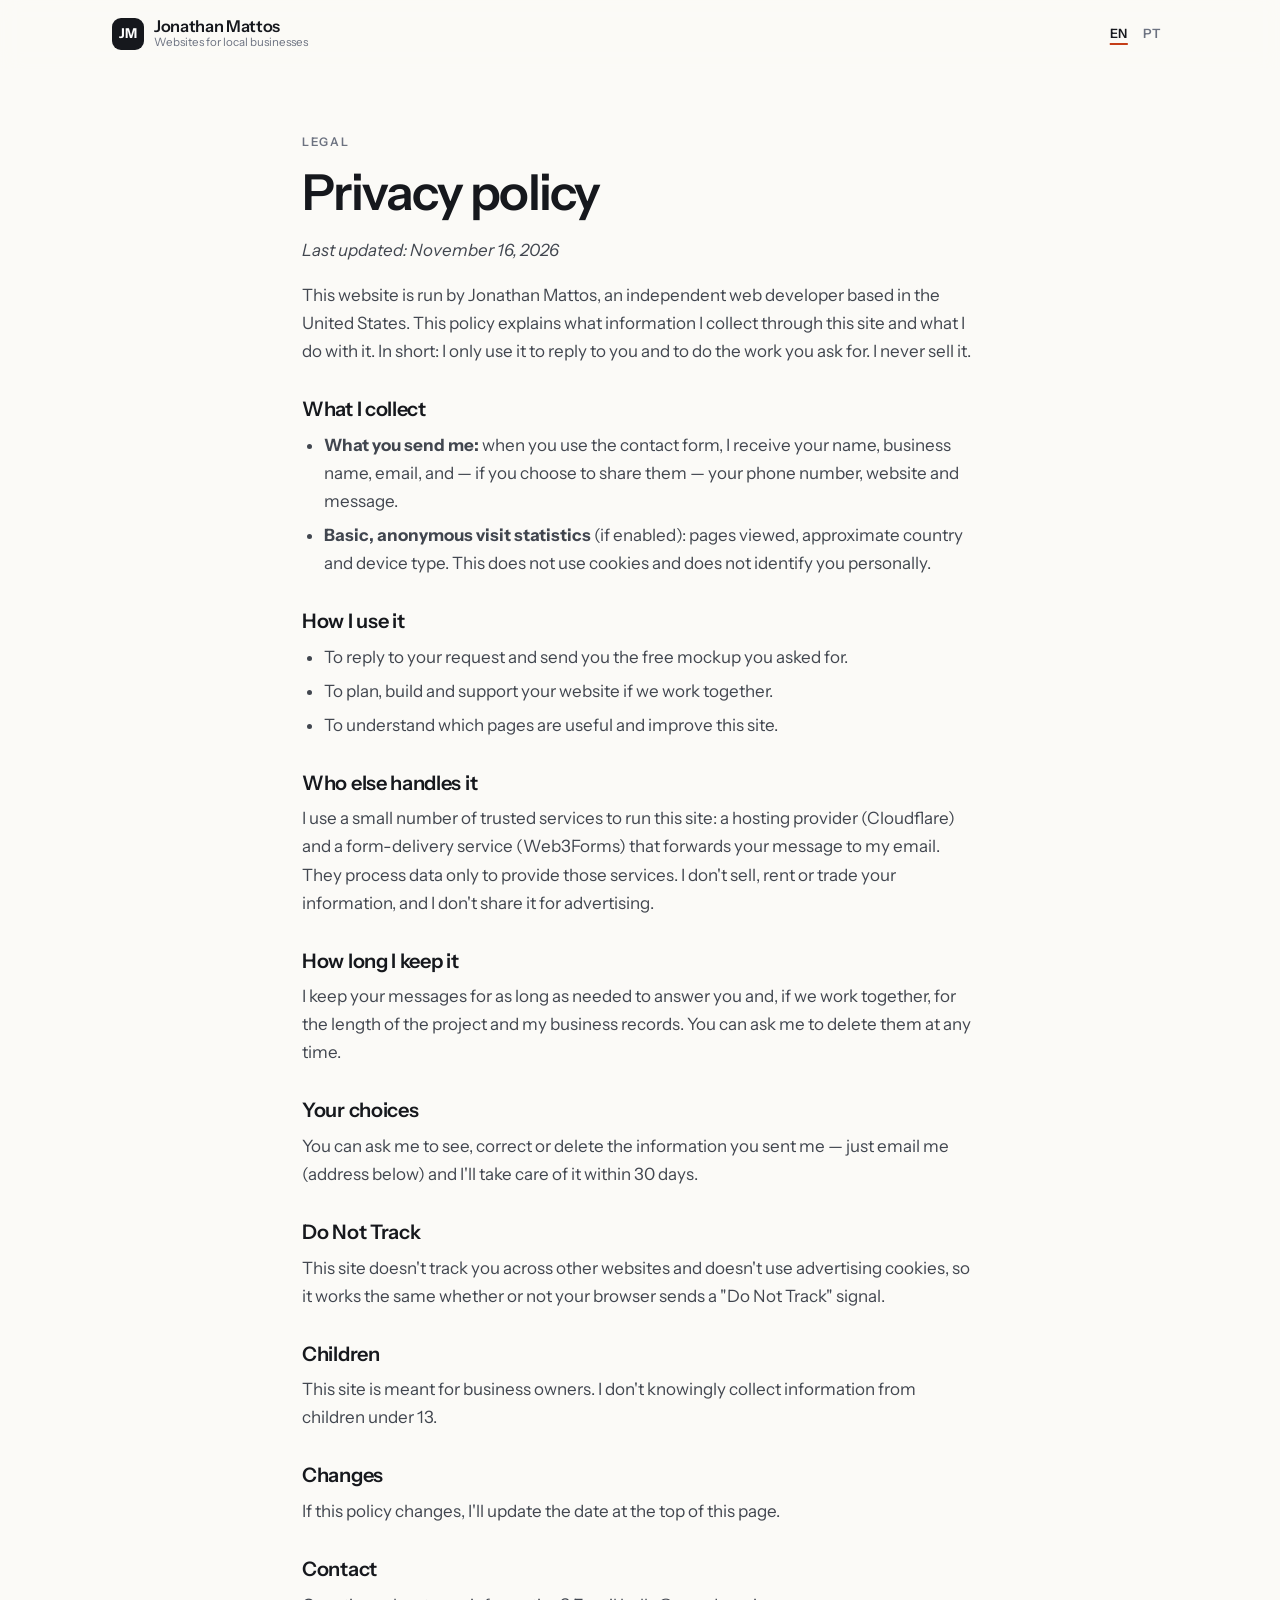
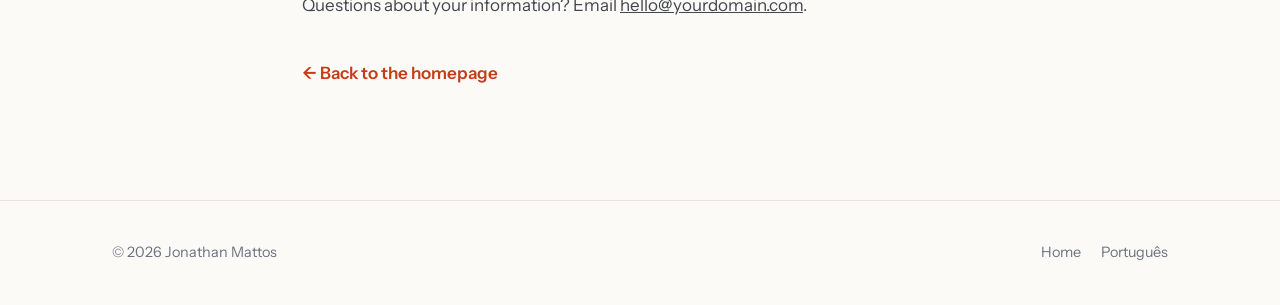
<file: privacy.html>
<!doctype html>
<html lang="en">
<head>
  <meta charset="utf-8">
  <meta name="viewport" content="width=device-width, initial-scale=1">
  <title>Privacy Policy | Jonathan Mattos</title>
  <meta name="description" content="How Jonathan Mattos collects and uses information sent through this website.">
  <meta name="theme-color" content="#f6f3ee">
  <link rel="alternate" hreflang="pt" href="pt/privacidade.html">
  <link rel="icon" href="assets/img/favicon.svg" type="image/svg+xml">
  <link rel="preconnect" href="https://fonts.googleapis.com">
  <link rel="preconnect" href="https://fonts.gstatic.com" crossorigin>
  <link href="https://fonts.googleapis.com/css2?family=Instrument+Sans:ital,wght@0,400..700;1,400..700&family=Instrument+Serif:ital@0;1&display=swap" rel="stylesheet">
  <link rel="stylesheet" href="assets/css/style.css">
</head>
<body>
  <header class="site-header">
    <div class="container header-inner">
      <a class="brand" href="./"><span class="brand-mark" aria-hidden="true">JM</span><span class="brand-name">Jonathan Mattos<small>Websites for local businesses</small></span></a>
      <div class="lang-switch" role="group" aria-label="Language"><a href="privacy.html" aria-current="true">EN</a><a href="pt/privacidade.html" lang="pt" hreflang="pt">PT</a></div>
    </div>
  </header>
  <main class="page">
    <div class="container">
      <p class="eyebrow">Legal</p>
      <h1>Privacy policy</h1>
      <p><em>Last updated: November 16, 2026</em></p>
      <p>This website is run by Jonathan Mattos, an independent web developer based in the United States. This policy explains what information I collect through this site and what I do with it. In short: I only use it to reply to you and to do the work you ask for. I never sell it.</p>

      <h2>What I collect</h2>
      <ul>
        <li><strong>What you send me:</strong> when you use the contact form, I receive your name, business name, email, and — if you choose to share them — your phone number, website and message.</li>
        <li><strong>Basic, anonymous visit statistics</strong> (if enabled): pages viewed, approximate country and device type. This does not use cookies and does not identify you personally.</li>
      </ul>

      <h2>How I use it</h2>
      <ul>
        <li>To reply to your request and send you the free mockup you asked for.</li>
        <li>To plan, build and support your website if we work together.</li>
        <li>To understand which pages are useful and improve this site.</li>
      </ul>

      <h2>Who else handles it</h2>
      <p>I use a small number of trusted services to run this site: a hosting provider (Cloudflare) and a form-delivery service (Web3Forms) that forwards your message to my email. They process data only to provide those services. I don't sell, rent or trade your information, and I don't share it for advertising.</p>

      <h2>How long I keep it</h2>
      <p>I keep your messages for as long as needed to answer you and, if we work together, for the length of the project and my business records. You can ask me to delete them at any time.</p>

      <h2>Your choices</h2>
      <p>You can ask me to see, correct or delete the information you sent me — just email me (address below) and I'll take care of it within 30 days.</p>

      <h2>Do Not Track</h2>
      <p>This site doesn't track you across other websites and doesn't use advertising cookies, so it works the same whether or not your browser sends a "Do Not Track" signal.</p>

      <h2>Children</h2>
      <p>This site is meant for business owners. I don't knowingly collect information from children under 13.</p>

      <h2>Changes</h2>
      <p>If this policy changes, I'll update the date at the top of this page.</p>

      <h2>Contact</h2>
      <!-- TODO: replace with your real email -->
      <p>Questions about your information? Email <a href="mailto:hello@yourdomain.com">hello@yourdomain.com</a>.</p>
      <p style="margin-top:40px"><a class="link-arrow" href="./">← Back to the homepage</a></p>
    </div>
  </main>
  <footer class="site-footer"><div class="container footer-inner"><span>© <span data-year>2026</span> Jonathan Mattos</span><nav class="footer-links"><a href="./">Home</a><a href="pt/privacidade.html" lang="pt">Português</a></nav></div></footer>
  <script src="assets/js/main.js" defer></script>
</body>
</html>
</file>
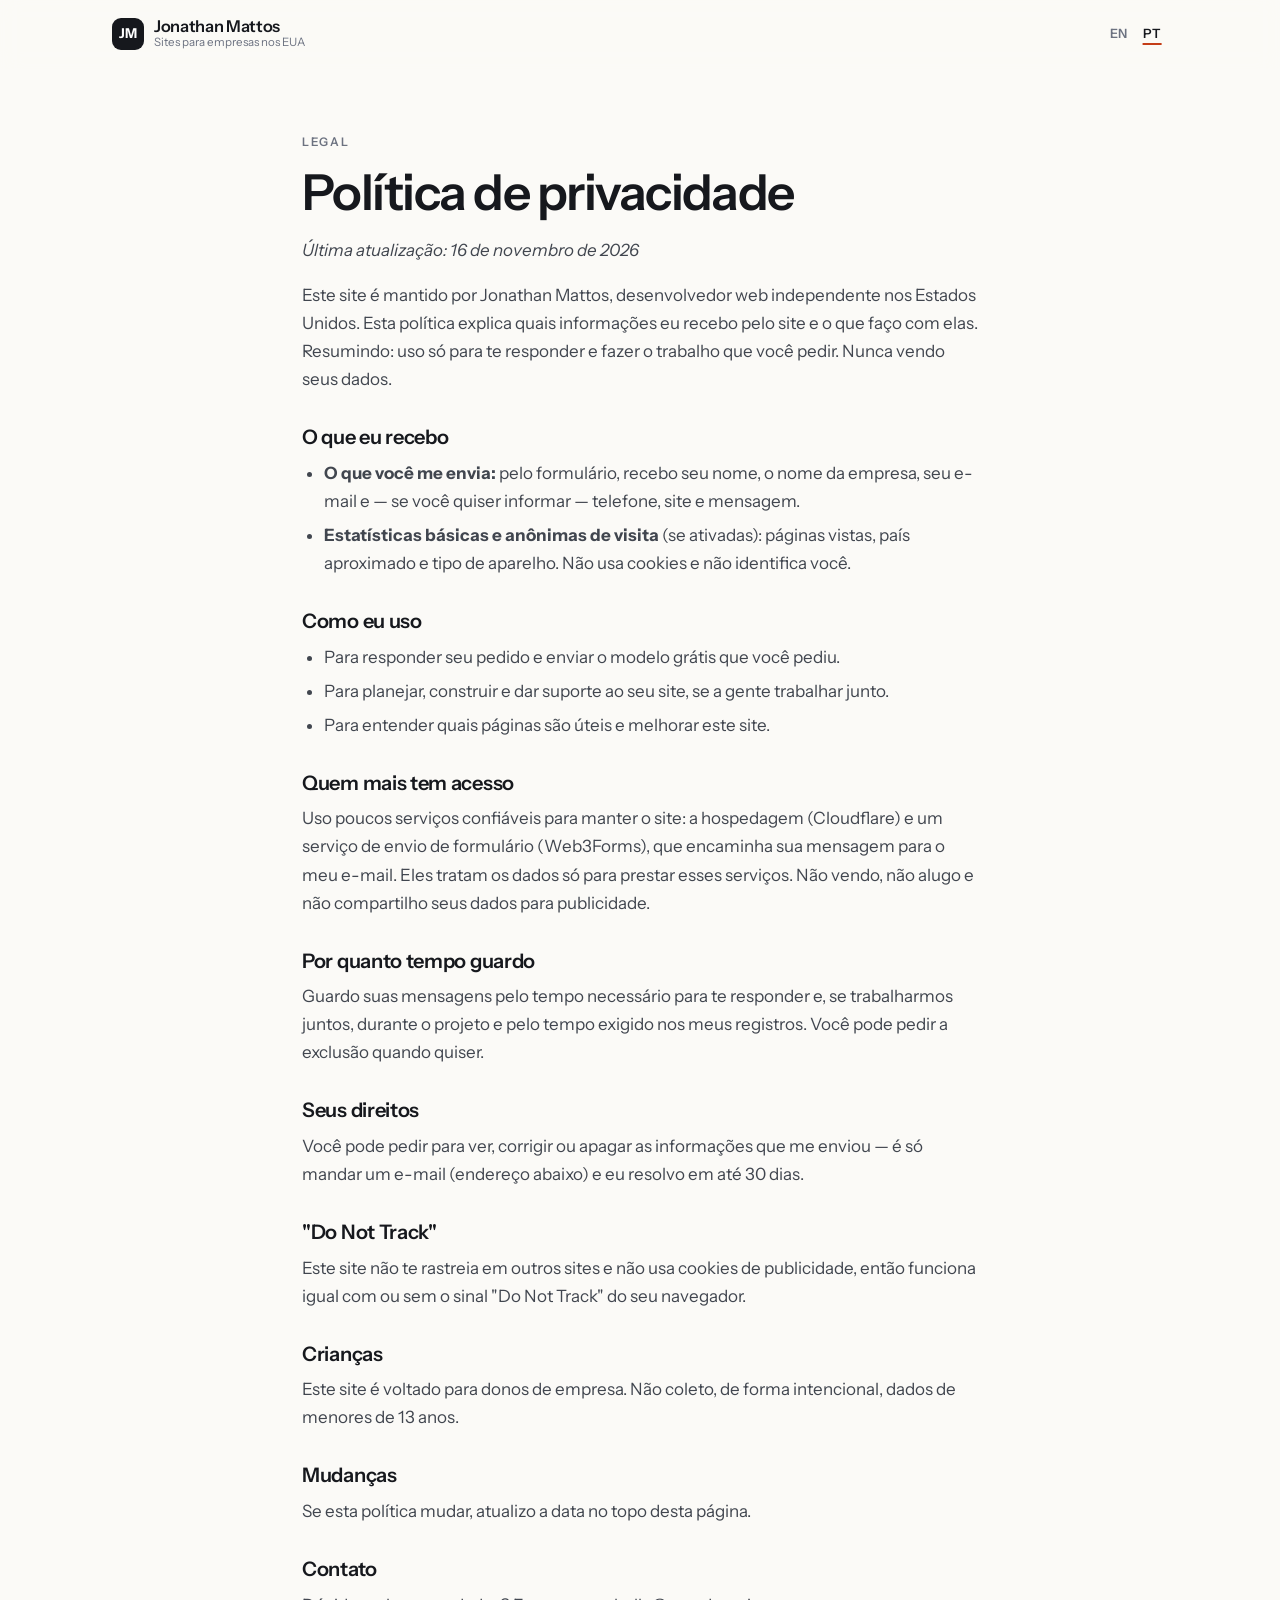
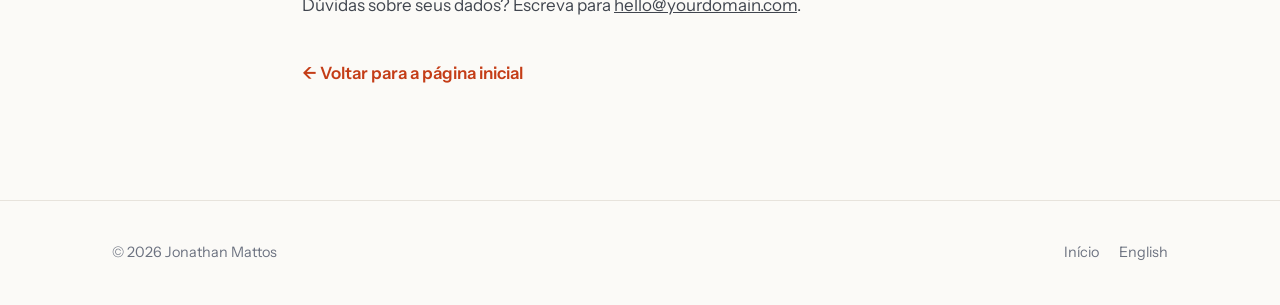
<file: pt/privacidade.html>
<!doctype html>
<html lang="pt-BR">
<head>
  <meta charset="utf-8">
  <meta name="viewport" content="width=device-width, initial-scale=1">
  <title>Política de privacidade | Jonathan Mattos</title>
  <meta name="description" content="Como Jonathan Mattos coleta e usa as informações enviadas por este site.">
  <meta name="theme-color" content="#f6f3ee">
  <link rel="alternate" hreflang="en" href="../privacy.html">
  <link rel="icon" href="../assets/img/favicon.svg" type="image/svg+xml">
  <link rel="preconnect" href="https://fonts.googleapis.com">
  <link rel="preconnect" href="https://fonts.gstatic.com" crossorigin>
  <link href="https://fonts.googleapis.com/css2?family=Instrument+Sans:ital,wght@0,400..700;1,400..700&family=Instrument+Serif:ital@0;1&display=swap" rel="stylesheet">
  <link rel="stylesheet" href="../assets/css/style.css">
</head>
<body>
  <header class="site-header">
    <div class="container header-inner">
      <a class="brand" href="./"><span class="brand-mark" aria-hidden="true">JM</span><span class="brand-name">Jonathan Mattos<small>Sites para empresas nos EUA</small></span></a>
      <div class="lang-switch" role="group" aria-label="Idioma"><a href="../privacy.html" lang="en" hreflang="en">EN</a><a href="privacidade.html" aria-current="true">PT</a></div>
    </div>
  </header>
  <main class="page">
    <div class="container">
      <p class="eyebrow">Legal</p>
      <h1>Política de privacidade</h1>
      <p><em>Última atualização: 16 de novembro de 2026</em></p>
      <p>Este site é mantido por Jonathan Mattos, desenvolvedor web independente nos Estados Unidos. Esta política explica quais informações eu recebo pelo site e o que faço com elas. Resumindo: uso só para te responder e fazer o trabalho que você pedir. Nunca vendo seus dados.</p>

      <h2>O que eu recebo</h2>
      <ul>
        <li><strong>O que você me envia:</strong> pelo formulário, recebo seu nome, o nome da empresa, seu e-mail e — se você quiser informar — telefone, site e mensagem.</li>
        <li><strong>Estatísticas básicas e anônimas de visita</strong> (se ativadas): páginas vistas, país aproximado e tipo de aparelho. Não usa cookies e não identifica você.</li>
      </ul>

      <h2>Como eu uso</h2>
      <ul>
        <li>Para responder seu pedido e enviar o modelo grátis que você pediu.</li>
        <li>Para planejar, construir e dar suporte ao seu site, se a gente trabalhar junto.</li>
        <li>Para entender quais páginas são úteis e melhorar este site.</li>
      </ul>

      <h2>Quem mais tem acesso</h2>
      <p>Uso poucos serviços confiáveis para manter o site: a hospedagem (Cloudflare) e um serviço de envio de formulário (Web3Forms), que encaminha sua mensagem para o meu e-mail. Eles tratam os dados só para prestar esses serviços. Não vendo, não alugo e não compartilho seus dados para publicidade.</p>

      <h2>Por quanto tempo guardo</h2>
      <p>Guardo suas mensagens pelo tempo necessário para te responder e, se trabalharmos juntos, durante o projeto e pelo tempo exigido nos meus registros. Você pode pedir a exclusão quando quiser.</p>

      <h2>Seus direitos</h2>
      <p>Você pode pedir para ver, corrigir ou apagar as informações que me enviou — é só mandar um e-mail (endereço abaixo) e eu resolvo em até 30 dias.</p>

      <h2>"Do Not Track"</h2>
      <p>Este site não te rastreia em outros sites e não usa cookies de publicidade, então funciona igual com ou sem o sinal "Do Not Track" do seu navegador.</p>

      <h2>Crianças</h2>
      <p>Este site é voltado para donos de empresa. Não coleto, de forma intencional, dados de menores de 13 anos.</p>

      <h2>Mudanças</h2>
      <p>Se esta política mudar, atualizo a data no topo desta página.</p>

      <h2>Contato</h2>
      <!-- TODO: trocar pelo seu e-mail -->
      <p>Dúvidas sobre seus dados? Escreva para <a href="mailto:hello@yourdomain.com">hello@yourdomain.com</a>.</p>
      <p style="margin-top:40px"><a class="link-arrow" href="./">← Voltar para a página inicial</a></p>
    </div>
  </main>
  <footer class="site-footer"><div class="container footer-inner"><span>© <span data-year>2026</span> Jonathan Mattos</span><nav class="footer-links"><a href="./">Início</a><a href="../privacy.html" lang="en">English</a></nav></div></footer>
  <script src="../assets/js/main.js" defer></script>
</body>
</html>
</file>
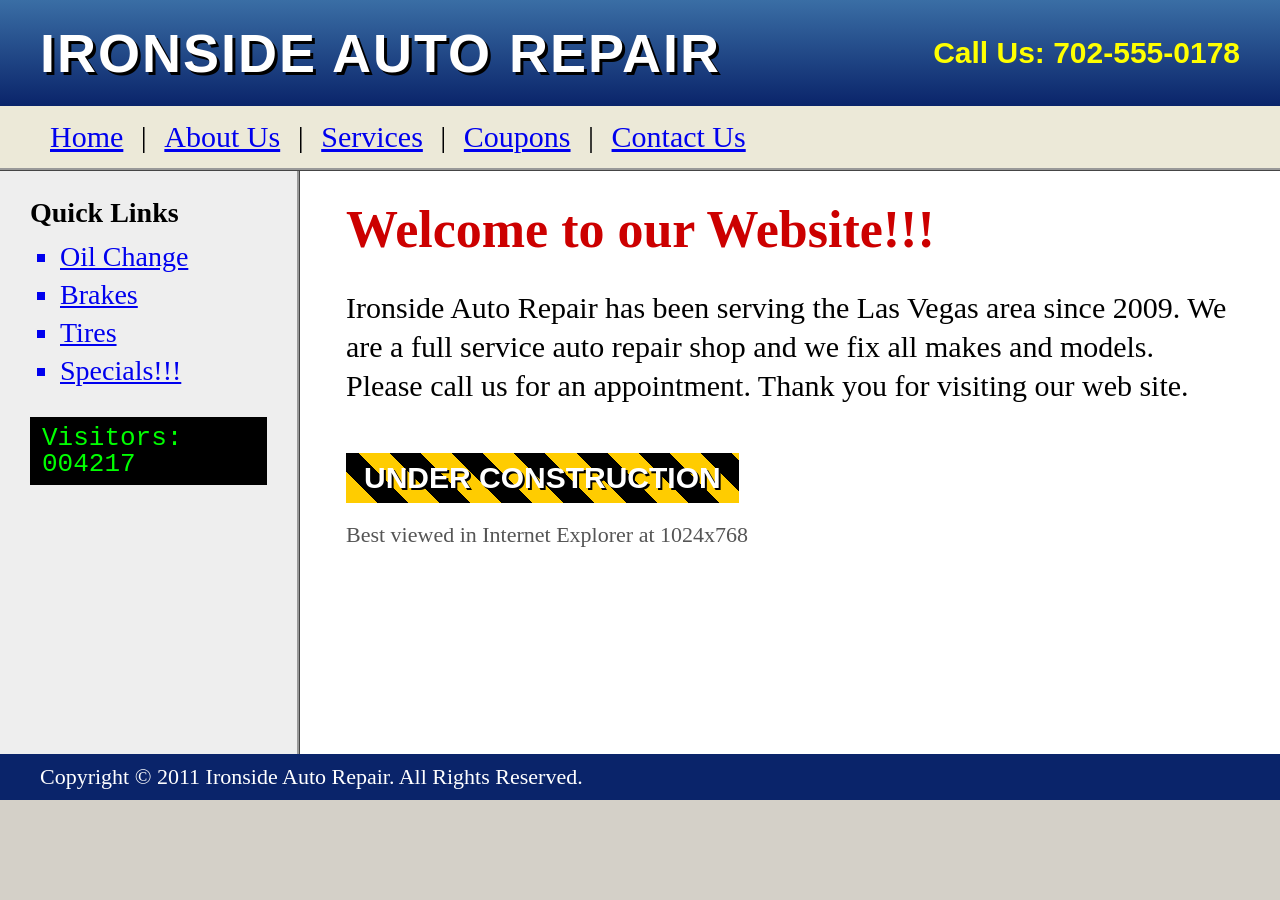
<file: assets/mock/before-auto.html>
<!doctype html>
<html lang="en">
<head>
<meta charset="utf-8">
<meta name="robots" content="noindex">
<title>Ironside Auto Repair (old site mock)</title>
<style>
  html, body { margin: 0; width: 1280px; height: 800px; overflow: hidden; }
  body { background: #d4d0c8; font-family: "Times New Roman", Times, serif; color: #000; }
  .top { display: flex; justify-content: space-between; align-items: center; padding: 26px 40px; background: linear-gradient(#3a6ea5, #0a246a); color: #fff; }
  .logo { font: bold 54px/1 Arial, sans-serif; letter-spacing: 2px; text-shadow: 3px 3px 0 #000; }
  .phone { font: bold 30px/1 Arial, sans-serif; color: #ffff00; }
  .nav { padding: 14px 40px; background: #ece9d8; border-bottom: 3px ridge #999; font-size: 30px; }
  .nav a { color: #0000ee; text-decoration: underline; margin: 0 10px; }
  .body { display: grid; grid-template-columns: 300px 1fr; background: #fff; height: 583px; }
  .side { background: #eee; border-right: 3px ridge #999; padding: 26px 30px; font-size: 28px; }
  .side ul { list-style: square; padding-left: 30px; margin: 12px 0 30px; }
  .side li { color: #0000ee; text-decoration: underline; margin: 6px 0; }
  .counter { display: inline-block; background: #000; color: #0f0; font: 26px/1 "Courier New", monospace; padding: 8px 12px; }
  .main { padding: 30px 46px; font-size: 30px; line-height: 1.3; }
  h2 { font: bold 52px/1.1 "Comic Sans MS", "Comic Sans", cursive; color: #cc0000; margin: 0 0 18px; }
  .banner { display: inline-block; margin-top: 18px; padding: 10px 18px; background: repeating-linear-gradient(45deg, #ffcc00 0 22px, #000 22px 44px); color: #fff; font: bold 30px/1 Arial, sans-serif; text-shadow: 2px 2px 0 #000; }
  .small { font-size: 22px; color: #555; margin-top: 18px; }
  .foot { background: #0a246a; color: #fff; font-size: 22px; padding: 10px 40px; }
</style>
</head>
<body>
  <div class="top"><div class="logo">IRONSIDE AUTO REPAIR</div><div class="phone">Call Us: 702-555-0178</div></div>
  <div class="nav"><a>Home</a> | <a>About Us</a> | <a>Services</a> | <a>Coupons</a> | <a>Contact Us</a></div>
  <div class="body">
    <div class="side"><b>Quick Links</b><ul><li>Oil Change</li><li>Brakes</li><li>Tires</li><li>Specials!!!</li></ul><span class="counter">Visitors: 004217</span></div>
    <div class="main">
      <h2>Welcome to our Website!!!</h2>
      <p>Ironside Auto Repair has been serving the Las Vegas area since 2009. We are a full service auto repair shop and we fix all makes and models. Please call us for an appointment. Thank you for visiting our web site.</p>
      <span class="banner">UNDER CONSTRUCTION</span>
      <p class="small">Best viewed in Internet Explorer at 1024x768</p>
    </div>
  </div>
  <div class="foot">Copyright &copy; 2011 Ironside Auto Repair. All Rights Reserved.</div>
</body>
</html>
</file>
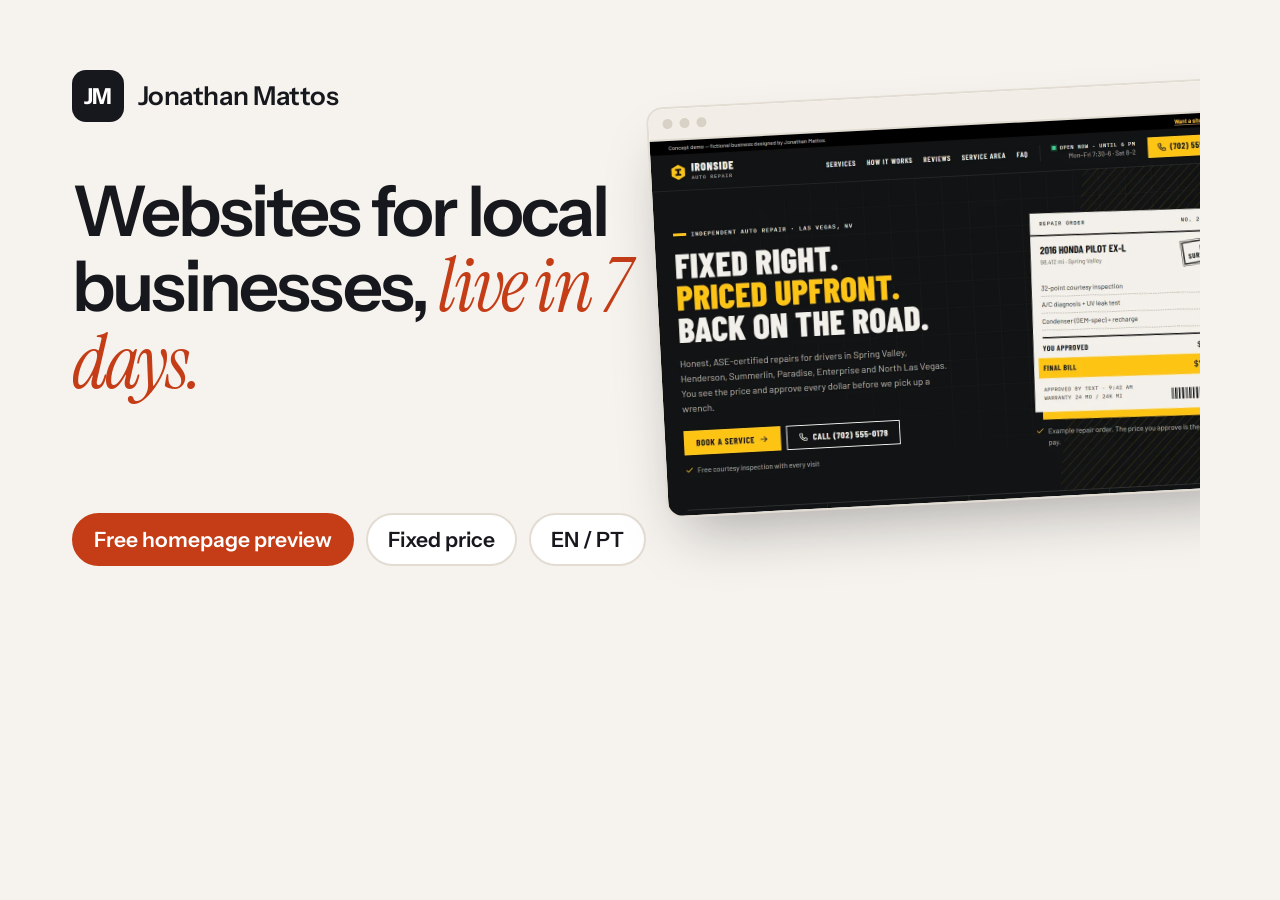
<file: assets/mock/og.html>
<!doctype html>
<html lang="en">
<head>
<meta charset="utf-8">
<meta name="robots" content="noindex">
<title>OG image</title>
<link href="https://fonts.googleapis.com/css2?family=Instrument+Sans:wght@400..700&family=Instrument+Serif:ital@0;1&display=swap" rel="stylesheet">
<style>
  html, body { margin: 0; width: 1200px; height: 630px; overflow: hidden; }
  body { background: #f6f3ee; color: #16181d; font-family: "Instrument Sans", sans-serif; position: relative; }
  .left { position: absolute; left: 72px; top: 70px; width: 560px; }
  .brand { display: flex; align-items: center; gap: 14px; font-weight: 600; font-size: 26px; letter-spacing: -.02em; }
  .mark { width: 52px; height: 52px; border-radius: 14px; background: #16181d; color: #fff; display: grid; place-items: center; font-weight: 700; font-size: 22px; }
  h1 { margin: 54px 0 0; font-weight: 600; font-size: 70px; line-height: 1.02; letter-spacing: -.04em; }
  h1 span { font-family: "Instrument Serif", serif; font-style: italic; font-weight: 400; color: #c43d17; font-size: 1.08em; }
  .pills { position: absolute; left: 72px; bottom: 64px; display: flex; gap: 12px; }
  .pills b { font-weight: 600; font-size: 21px; padding: 12px 20px; border-radius: 999px; background: #fff; border: 2px solid #e2dcd2; }
  .pills b.hot { background: #c43d17; color: #fff; border-color: #c43d17; }
  .shot { position: absolute; right: -60px; top: 92px; width: 600px; border-radius: 16px; overflow: hidden; background: #fff; border: 2px solid #e2dcd2; box-shadow: 0 30px 60px -20px rgba(22,24,29,.35); transform: rotate(-3deg); }
  .bar { height: 30px; background: #f2eee7; border-bottom: 2px solid #e2dcd2; display: flex; align-items: center; gap: 7px; padding: 0 14px; }
  .bar i { width: 10px; height: 10px; border-radius: 50%; background: #d8d1c5; }
  .shot img { display: block; width: 100%; }
</style>
</head>
<body>
  <div class="left">
    <div class="brand"><div class="mark">JM</div>Jonathan Mattos</div>
    <h1>Websites for local businesses, <span>live in 7 days.</span></h1>
  </div>
  <div class="pills"><b class="hot">Free homepage preview</b><b>Fixed price</b><b>EN / PT</b></div>
  <div class="shot"><div class="bar"><i></i><i></i><i></i></div><img src="../img/demo-auto.webp" alt=""></div>
</body>
</html>
</file>
<file: assets/css/style.css>
/* ==========================================================
   Jonathan Mattos — portfolio (clean edition)
   Plain CSS, no build step. Rebrand by editing :root tokens.
   Principles: lots of white space, thin lines instead of boxes,
   one accent color, no heavy dark blocks.
   ========================================================== */

:root {
  --bg: #fbfaf7;
  --surface: #ffffff;
  --surface-2: #f3f0ea;
  --ink: #16181d;
  --ink-2: #41464f;
  --muted: #6c7280;
  --line: #e7e3dc;
  --line-strong: #d6d0c6;
  --accent: #c43d17;
  --accent-hover: #a5320f;
  --accent-soft: #fbece5;
  --ok: #1f7a4d;

  --radius: 14px;
  --font: "Instrument Sans", ui-sans-serif, system-ui, -apple-system, "Segoe UI", sans-serif;
  --serif: "Instrument Serif", Georgia, "Times New Roman", serif;
  --container: 1120px;
}

*, *::before, *::after { box-sizing: border-box; }
html { scroll-behavior: smooth; -webkit-text-size-adjust: 100%; scroll-padding-top: 84px; }
@media (prefers-reduced-motion: reduce) {
  html { scroll-behavior: auto; }
  *, *::before, *::after { transition: none !important; animation: none !important; }
}

body {
  margin: 0;
  background: var(--bg);
  color: var(--ink);
  font: 400 17px/1.65 var(--font);
  -webkit-font-smoothing: antialiased;
  overflow-x: hidden;
}
img { max-width: 100%; height: auto; display: block; }
a { color: inherit; }
p { margin: 0 0 1em; }
ul, ol { margin: 0; padding: 0; list-style: none; }
:focus-visible { outline: 2px solid var(--accent); outline-offset: 3px; border-radius: 6px; }

.container { width: 100%; max-width: var(--container); margin: 0 auto; padding: 0 20px; }
@media (min-width: 768px) { .container { padding: 0 32px; } }

.skip { position: absolute; left: -9999px; top: 8px; z-index: 200; background: var(--ink); color: #fff; padding: 10px 14px; border-radius: 8px; }
.skip:focus { left: 8px; }
.sr-only { position: absolute; width: 1px; height: 1px; padding: 0; margin: -1px; overflow: hidden; clip: rect(0 0 0 0); white-space: nowrap; border: 0; }

/* ---------- Type ---------- */
h1, h2, h3 { margin: 0; font-family: var(--font); font-weight: 600; letter-spacing: -0.025em; line-height: 1.08; }
h1 { font-size: clamp(2.4rem, 5.6vw, 4rem); letter-spacing: -0.035em; line-height: 1.04; }
h2 { font-size: clamp(1.85rem, 3.4vw, 2.6rem); }
h3 { font-size: 1.15rem; letter-spacing: -0.01em; line-height: 1.3; }
.serif { font-family: var(--serif); font-style: italic; font-weight: 400; letter-spacing: -0.005em; }
h1 .serif { color: var(--accent); font-size: 1.06em; }
h2 .serif { font-size: 1.06em; }

.eyebrow { display: block; margin: 0 0 14px; font-size: .74rem; font-weight: 600; letter-spacing: .14em; text-transform: uppercase; color: var(--muted); }
.hero .eyebrow { color: var(--accent); }
.lead { font-size: 1.15rem; color: var(--ink-2); max-width: 40ch; }

.section { padding: 88px 0; border-top: 1px solid var(--line); }
@media (min-width: 900px) { .section { padding: 120px 0; } }
.section-head { max-width: 640px; margin-bottom: 52px; }
.section-head p { color: var(--ink-2); font-size: 1.08rem; margin: 16px 0 0; }
.section-head p.eyebrow, .about-text p.eyebrow, .page p.eyebrow { margin: 0 0 14px; font-size: .74rem; color: var(--muted); }

/* ---------- Buttons ---------- */
.btn {
  display: inline-flex; align-items: center; justify-content: center; gap: .5em;
  font: 600 .98rem/1 var(--font); padding: .95em 1.4em; border-radius: 999px;
  text-decoration: none; border: 1px solid transparent; cursor: pointer; white-space: nowrap;
  transition: background-color .2s, color .2s, border-color .2s;
}
.btn-primary { background: var(--accent); color: #fff; }
.btn-primary:hover { background: var(--accent-hover); }
.btn-ghost { border-color: var(--line-strong); color: var(--ink); background: var(--surface); }
.btn-ghost:hover { border-color: var(--ink); }
.btn-light { border-color: var(--line-strong); background: var(--surface); color: var(--ink); }
.btn-light:hover { border-color: var(--ink); }
.btn-sm { padding: .7em 1.05em; font-size: .9rem; }

.link-arrow { display: inline-flex; align-items: center; gap: .35em; font-weight: 600; text-decoration: none; color: var(--accent); }
.link-arrow:hover { text-decoration: underline; text-underline-offset: 4px; }

/* ---------- Language suggestion bar ---------- */
.lang-bar { background: var(--surface-2); color: var(--ink-2); font-size: .9rem; border-bottom: 1px solid var(--line); }
.lang-bar[hidden] { display: none; }
.lang-bar .container { display: flex; align-items: center; justify-content: center; gap: 12px; min-height: 42px; flex-wrap: wrap; padding-top: 6px; padding-bottom: 6px; }
.lang-bar a { color: var(--accent); font-weight: 600; }
.lang-bar button { background: none; border: 0; color: var(--muted); font: inherit; cursor: pointer; padding: 4px 8px; }
.lang-bar button:hover { color: var(--ink); }

/* ---------- Header ---------- */
.site-header { position: sticky; top: 0; z-index: 50; background: rgba(251, 250, 247, .9); -webkit-backdrop-filter: saturate(140%) blur(10px); backdrop-filter: saturate(140%) blur(10px); border-bottom: 1px solid transparent; transition: border-color .2s; }
.site-header.is-scrolled { border-bottom-color: var(--line); }
.header-inner { display: flex; align-items: center; gap: 14px; height: 68px; }
.brand { display: inline-flex; align-items: center; gap: 10px; text-decoration: none; margin-right: auto; min-width: 0; }
.brand-mark { flex: none; width: 32px; height: 32px; border-radius: 9px; background: var(--ink); color: #fff; display: grid; place-items: center; font: 700 .85rem/1 var(--font); letter-spacing: -.03em; }
.brand-name { font: 600 1.02rem/1.1 var(--font); letter-spacing: -.02em; white-space: nowrap; }
.brand-name small { display: block; font: 400 .72rem/1.3 var(--font); color: var(--muted); letter-spacing: 0; }
@media (max-width: 380px) { .brand-name small { display: none; } }

.nav { display: none; gap: 28px; }
.nav a { text-decoration: none; font-size: .93rem; color: var(--ink-2); }
.nav a:hover { color: var(--ink); }
@media (min-width: 1040px) { .nav { display: flex; } }

.lang-switch { display: inline-flex; gap: 2px; font-size: .8rem; font-weight: 600; letter-spacing: .04em; }
.lang-switch a { text-decoration: none; padding: .35em .5em; border-radius: 6px; color: var(--muted); }
.lang-switch a[aria-current="true"] { color: var(--ink); text-decoration: underline; text-underline-offset: 5px; text-decoration-thickness: 2px; text-decoration-color: var(--accent); }
.lang-switch a:not([aria-current="true"]):hover { color: var(--ink); }
.header-cta { display: none; }
@media (min-width: 760px) { .header-cta { display: inline-flex; } }

/* ---------- Hero ---------- */
.hero { padding: 48px 0 72px; }
@media (min-width: 980px) { .hero { padding: 80px 0 112px; } }
.hero-grid { display: grid; gap: 52px; align-items: center; }
@media (min-width: 980px) { .hero-grid { grid-template-columns: 1fr 1.02fr; gap: 64px; } }
.hero .lead { margin: 22px 0 30px; }

.mockup-form { display: flex; flex-direction: column; gap: 10px; max-width: 500px; }
@media (min-width: 520px) {
  .mockup-form { flex-direction: row; background: var(--surface); border: 1px solid var(--line-strong); border-radius: 999px; padding: 5px; }
  .mockup-form input { border: 0 !important; background: transparent !important; }
}
.mockup-form input { flex: 1; min-width: 0; font: 400 1rem/1.3 var(--font); color: var(--ink); padding: .9em 1.1em; border-radius: 999px; border: 1px solid var(--line-strong); background: var(--surface); }
.mockup-form input:focus { outline: none; }
.mockup-form:focus-within { border-color: var(--ink); }
.micro { margin: 14px 0 0; font-size: .9rem; color: var(--muted); }
.micro a { color: var(--ink); text-underline-offset: 3px; }

/* Before / after slider */
.ba-stage { position: relative; aspect-ratio: 16 / 10; overflow: hidden; background: #fff; --pos: 50%; touch-action: pan-y; }
.ba-img { position: absolute; inset: 0; width: 100%; height: 100%; object-fit: cover; object-position: top center; }
.ba-before { clip-path: inset(0 calc(100% - var(--pos)) 0 0); }
.ba-handle { position: absolute; top: 0; bottom: 0; left: var(--pos); width: 2px; margin-left: -1px; background: #fff; box-shadow: 0 0 0 1px rgba(0,0,0,.12); pointer-events: none; }
.ba-handle::after {
  content: ""; position: absolute; top: 50%; left: 50%; width: 38px; height: 38px; margin: -19px 0 0 -19px; border-radius: 50%;
  background: #fff url("data:image/svg+xml,%3Csvg xmlns='http://www.w3.org/2000/svg' viewBox='0 0 24 24' fill='none' stroke='%2316181d' stroke-width='2.2' stroke-linecap='round' stroke-linejoin='round'%3E%3Cpath d='m9 6-6 6 6 6M15 6l6 6-6 6'/%3E%3C/svg%3E") center / 20px no-repeat;
  box-shadow: 0 2px 10px rgba(0,0,0,.18);
}
.ba-range { position: absolute; inset: 0; width: 100%; height: 100%; margin: 0; opacity: 0; cursor: ew-resize; -webkit-appearance: none; appearance: none; }
.ba-range:focus-visible ~ .ba-handle::after { outline: 2px solid var(--accent); outline-offset: 2px; }
.ba-tag { position: absolute; top: 10px; z-index: 2; font: 600 .68rem/1 var(--font); letter-spacing: .1em; text-transform: uppercase; padding: .5em .7em; border-radius: 6px; pointer-events: none; background: rgba(255,255,255,.92); color: var(--ink); }
.ba-tag.before { left: 10px; }
.ba-tag.after { right: 10px; }
.ba-note { margin: 12px 0 0; font-size: .85rem; color: var(--muted); display: flex; justify-content: space-between; gap: 6px 12px; flex-wrap: wrap; }
.ba-note strong { font-weight: 600; color: var(--ink-2); }

/* ---------- Browser frame ---------- */
.browser { background: var(--surface); border: 1px solid var(--line); border-radius: var(--radius); overflow: hidden; }
.browser-bar { display: flex; align-items: center; gap: 6px; height: 28px; padding: 0 12px; background: var(--surface); border-bottom: 1px solid var(--line); }
.browser-bar i { width: 8px; height: 8px; border-radius: 50%; background: var(--line-strong); }
.browser-bar span { margin-left: 8px; flex: 1; max-width: 70%; font-size: 11px; color: var(--muted); white-space: nowrap; overflow: hidden; text-overflow: ellipsis; }
.shot { aspect-ratio: 16 / 10; overflow: hidden; background: var(--surface-2); }
.shot img { width: 100%; height: 100%; object-fit: cover; object-position: top center; }

/* ---------- Summary strip ---------- */
.strip { border-top: 1px solid var(--line); }
.strip ul { display: flex; flex-wrap: wrap; justify-content: center; gap: 10px 32px; padding: 22px 20px; font-size: .92rem; color: var(--ink-2); }
.strip li { display: inline-flex; align-items: center; gap: 8px; }
.strip svg { color: var(--accent); flex: none; }

/* ---------- Tags ---------- */
.tag { display: inline-block; font: 600 .68rem/1 var(--font); letter-spacing: .1em; text-transform: uppercase; padding: .55em .7em; border-radius: 6px; background: var(--surface-2); color: var(--muted); }
.tag.ok { background: #e6f3ec; color: var(--ok); }
.tag.accent { background: var(--accent-soft); color: var(--accent); }

/* ---------- Work ---------- */
.case { display: grid; gap: 32px; align-items: center; margin-bottom: 72px; }
@media (min-width: 900px) { .case { grid-template-columns: 1.2fr .8fr; gap: 56px; } }
.case h3 { font-size: clamp(1.5rem, 2.6vw, 1.9rem); letter-spacing: -.02em; margin: 14px 0 12px; }
.case p { color: var(--ink-2); }
.checklist { display: grid; gap: 9px; margin: 18px 0 26px; }
.checklist li { display: flex; gap: 10px; align-items: flex-start; color: var(--ink-2); }
.checklist svg { flex: none; margin-top: 5px; color: var(--accent); }

.demo-grid { display: grid; gap: 40px 28px; }
@media (min-width: 720px) { .demo-grid { grid-template-columns: repeat(2, 1fr); } }
@media (min-width: 1040px) { .demo-grid { grid-template-columns: repeat(3, 1fr); } }
.demo { display: flex; flex-direction: column; text-decoration: none; }
.demo .browser { transition: border-color .2s, transform .25s; }
.demo:hover .browser { border-color: var(--line-strong); transform: translateY(-3px); }
.demo-body { padding: 18px 2px 0; display: flex; flex-direction: column; flex: 1; }
.demo-tags { display: flex; gap: 6px; flex-wrap: wrap; }
.demo-body h3 { margin: 12px 0 6px; }
.demo-body p { color: var(--ink-2); font-size: .96rem; flex: 1; margin-bottom: 14px; }

/* ---------- Safe bit ---------- */
.safe-grid { display: grid; gap: 36px 32px; }
@media (min-width: 860px) { .safe-grid { grid-template-columns: repeat(3, 1fr); gap: 36px 48px; } }
.safe-item .icon { color: var(--accent); margin-bottom: 14px; }
.safe-item h3 { margin-bottom: 6px; }
.safe-item p { color: var(--ink-2); margin: 0; font-size: .97rem; }

/* ---------- Timeline ---------- */
.timeline { display: grid; gap: 0; }
@media (min-width: 860px) { .timeline { grid-template-columns: repeat(3, 1fr); gap: 48px; } }
.tl-item { padding: 20px 0 22px; border-top: 1px solid var(--line-strong); }
@media (min-width: 860px) { .tl-item { padding-bottom: 0; } }
.tl-day { display: block; font: 600 .74rem/1 var(--font); letter-spacing: .12em; text-transform: uppercase; color: var(--accent); margin-bottom: 12px; }
.tl-item h3 { margin-bottom: 6px; }
.tl-item p { color: var(--ink-2); font-size: .95rem; margin: 0; }
.tl-after { margin-top: 36px; color: var(--ink-2); }

/* ---------- What's included ---------- */
.incl-grid { display: grid; gap: 40px 36px; }
@media (min-width: 980px) { .incl-grid { grid-template-columns: repeat(3, 1fr); } }
.incl { padding-top: 22px; border-top: 1px solid var(--line-strong); }
.incl .icon { color: var(--accent); margin-bottom: 14px; }
.incl .sub { color: var(--muted); font-size: .95rem; margin: 4px 0 0; }
.incl ul { display: grid; gap: 9px; margin: 18px 0 0; font-size: .97rem; }
.incl li { display: flex; gap: 10px; align-items: flex-start; color: var(--ink-2); }
.incl li svg { flex: none; margin-top: 5px; color: var(--accent); }
.incl li a { color: var(--accent); text-underline-offset: 3px; }
.pay { margin-top: 56px; display: grid; gap: 18px; align-items: center; padding: 26px 28px; border-radius: var(--radius); background: var(--surface); border: 1px solid var(--line); }
@media (min-width: 860px) { .pay { grid-template-columns: 1fr auto; } }
.pay p { margin: 0; color: var(--ink-2); }
.pay strong { color: var(--ink); font-weight: 600; }
.pay .pay-steps { display: flex; flex-wrap: wrap; align-items: center; gap: 8px 10px; margin-bottom: 12px; color: var(--muted); }
.pay-steps span { padding: .4em .75em; border-radius: 6px; background: var(--surface-2); color: var(--ink); font-size: .88rem; font-weight: 600; }
.fineprint { margin-top: 20px; color: var(--muted); font-size: .9rem; max-width: 76ch; }
.fineprint strong { color: var(--ink-2); font-weight: 600; }

/* ---------- Compare ---------- */
.compare-grid { display: grid; gap: 18px; }
@media (min-width: 900px) { .compare-grid { grid-template-columns: repeat(3, 1fr); gap: 24px; align-items: start; } }
.opt { padding: 24px 24px 10px; border-radius: var(--radius); border: 1px solid var(--line); background: var(--surface); }
.opt.me { border-color: var(--accent); }
.opt h3 { font-size: 1.15rem; margin-bottom: 2px; }
.opt .opt-sub { color: var(--muted); font-size: .88rem; margin: 0 0 14px; }
.opt dl { margin: 0; }
.opt dl div { display: flex; justify-content: space-between; gap: 14px; padding: 11px 0; border-top: 1px solid var(--line); font-size: .93rem; }
.opt dt { color: var(--muted); }
.opt dd { margin: 0; font-weight: 600; text-align: right; }
.opt.me dd { color: var(--accent); }

/* ---------- About ---------- */
.about-grid { display: grid; gap: 40px; align-items: center; }
@media (min-width: 900px) { .about-grid { grid-template-columns: .8fr 1.2fr; gap: 72px; } }
.portrait { position: relative; margin: 0; aspect-ratio: 4 / 3; border-radius: var(--radius); overflow: hidden; background: var(--surface-2); display: grid; place-items: center; border: 1px solid var(--line); }
@media (min-width: 900px) { .portrait { aspect-ratio: 4 / 5; } }
.portrait img { width: 100%; height: 100%; object-fit: cover; }
.portrait .initials { font: 600 clamp(3.5rem, 10vw, 6rem)/1 var(--font); color: var(--ink); letter-spacing: -.05em; }
.portrait .initials span { font-family: var(--serif); font-style: italic; font-weight: 400; color: var(--accent); }
.portrait figcaption { position: absolute; left: 14px; right: 14px; bottom: 14px; background: rgba(255,255,255,.94); color: var(--ink); border-radius: 10px; padding: 10px 14px; font-size: .88rem; border: 1px solid var(--line); }
.portrait figcaption strong { display: block; font-size: 1rem; }
.about-text p { font-size: 1.08rem; color: var(--ink-2); }
.facts { display: grid; grid-template-columns: repeat(3, 1fr); margin-top: 30px; border-top: 1px solid var(--line); border-bottom: 1px solid var(--line); }
.fact { padding: 16px 12px 16px 0; }
.fact + .fact { padding-left: 16px; border-left: 1px solid var(--line); }
.fact strong { display: block; font: 600 1.35rem/1 var(--font); letter-spacing: -.03em; }
.fact span { font-size: .8rem; color: var(--muted); line-height: 1.3; display: block; margin-top: 8px; }
.about-text .ai-note { margin-top: 24px; font-size: .97rem; color: var(--ink-2); }
.ai-note strong { color: var(--ink); }

/* ---------- FAQ ---------- */
.faq-grid { display: grid; gap: 36px; }
@media (min-width: 900px) { .faq-grid { grid-template-columns: .8fr 1.2fr; gap: 72px; } }
.faq-list { border-top: 1px solid var(--line); }
.faq-list details { border-bottom: 1px solid var(--line); }
.faq-list summary { display: flex; justify-content: space-between; align-items: center; gap: 16px; padding: 20px 0; cursor: pointer; list-style: none; font: 600 1.04rem/1.4 var(--font); }
.faq-list summary::-webkit-details-marker { display: none; }
.faq-list summary::after { content: "+"; flex: none; font: 400 1.4rem/1 var(--font); color: var(--muted); transition: transform .2s; }
.faq-list details[open] summary::after { transform: rotate(45deg); color: var(--accent); }
.faq-list details p { color: var(--ink-2); margin: -4px 0 22px; max-width: 64ch; }

/* ---------- Contact ---------- */
.contact-grid { display: grid; gap: 40px; }
@media (min-width: 980px) { .contact-grid { grid-template-columns: .9fr 1.1fr; gap: 64px; align-items: start; } }
.contact-direct { display: grid; margin-top: 28px; border-top: 1px solid var(--line); }
.contact-direct a { display: flex; align-items: center; gap: 14px; padding: 15px 2px; border-bottom: 1px solid var(--line); text-decoration: none; font-weight: 600; }
.contact-direct a:hover { color: var(--accent); }
.contact-direct small { display: block; font-weight: 400; color: var(--muted); font-size: .84rem; }
.contact-direct svg { flex: none; color: var(--accent); }
.reply { display: inline-flex; align-items: center; gap: 8px; margin-top: 20px; font-size: .92rem; color: var(--ink-2); }
.reply::before { content: ""; width: 8px; height: 8px; border-radius: 50%; background: var(--ok); }

.form { display: grid; gap: 16px; padding: 26px; border-radius: var(--radius); background: var(--surface); border: 1px solid var(--line); }
@media (min-width: 600px) { .form { grid-template-columns: 1fr 1fr; padding: 32px; } }
.field { display: grid; gap: 6px; min-width: 0; }
.field.full { grid-column: 1 / -1; }
.field label { font-size: .86rem; font-weight: 600; color: var(--ink-2); }
.field label span { font-weight: 400; color: var(--muted); }
.field input, .field textarea, .field select { width: 100%; font: 400 1rem/1.4 var(--font); color: var(--ink); padding: .8em .95em; border-radius: 10px; border: 1px solid var(--line-strong); background: var(--surface); transition: border-color .2s; }
.field select { appearance: none; background-image: url("data:image/svg+xml,%3Csvg xmlns='http://www.w3.org/2000/svg' viewBox='0 0 24 24' fill='none' stroke='%236c7280' stroke-width='2'%3E%3Cpath d='m6 9 6 6 6-6'/%3E%3C/svg%3E"); background-repeat: no-repeat; background-position: right 12px center; background-size: 18px; padding-right: 40px; }
.field input:focus, .field textarea:focus, .field select:focus { outline: none; border-color: var(--ink); }
.field textarea { min-height: 110px; resize: vertical; }
.form .btn { grid-column: 1 / -1; width: 100%; }
.form-note { grid-column: 1 / -1; margin: 0; font-size: .84rem; color: var(--muted); text-align: center; }
.form-note a { color: inherit; }
.form-status { grid-column: 1 / -1; margin: 0; padding: 12px 14px; border-radius: 10px; font-size: .95rem; display: none; }
.form-status.show { display: block; }
.form-status.ok { background: #e6f3ec; color: #155c36; }
.form-status.err { background: #fdece7; color: #8a2410; }
.hp { position: absolute; left: -9999px; }

/* ---------- Footer ---------- */
.site-footer { border-top: 1px solid var(--line); color: var(--muted); padding: 40px 0; font-size: .9rem; }
.footer-inner { display: flex; flex-wrap: wrap; gap: 18px 32px; justify-content: space-between; align-items: center; }
.footer-links { display: flex; flex-wrap: wrap; gap: 20px; }
.footer-links a { text-decoration: none; }
.footer-links a:hover { color: var(--ink); }

/* ---------- Mobile sticky bar ---------- */
.mobile-bar { position: fixed; left: 0; right: 0; bottom: 0; z-index: 60; display: grid; grid-template-columns: 1fr 1.3fr; gap: 8px; padding: 10px 12px calc(10px + env(safe-area-inset-bottom)); background: rgba(251,250,247,.96); border-top: 1px solid var(--line); -webkit-backdrop-filter: blur(10px); backdrop-filter: blur(10px); }
.mobile-bar .btn { width: 100%; padding: .9em 1em; }
@media (min-width: 760px) { .mobile-bar { display: none; } }
@media (max-width: 759px) { body { padding-bottom: 74px; } }

/* ---------- Simple pages (privacy, 404) ---------- */
.page { padding: 64px 0 96px; }
.page .container { max-width: 740px; }
.page h1 { font-size: clamp(2.1rem, 4.6vw, 3.1rem); margin-bottom: 18px; }
.page h2 { font-size: 1.25rem; letter-spacing: -.015em; margin: 34px 0 10px; }
.page p, .page li { color: var(--ink-2); }
.page ul { list-style: disc; padding-left: 1.3em; display: grid; gap: 6px; }
</file>
